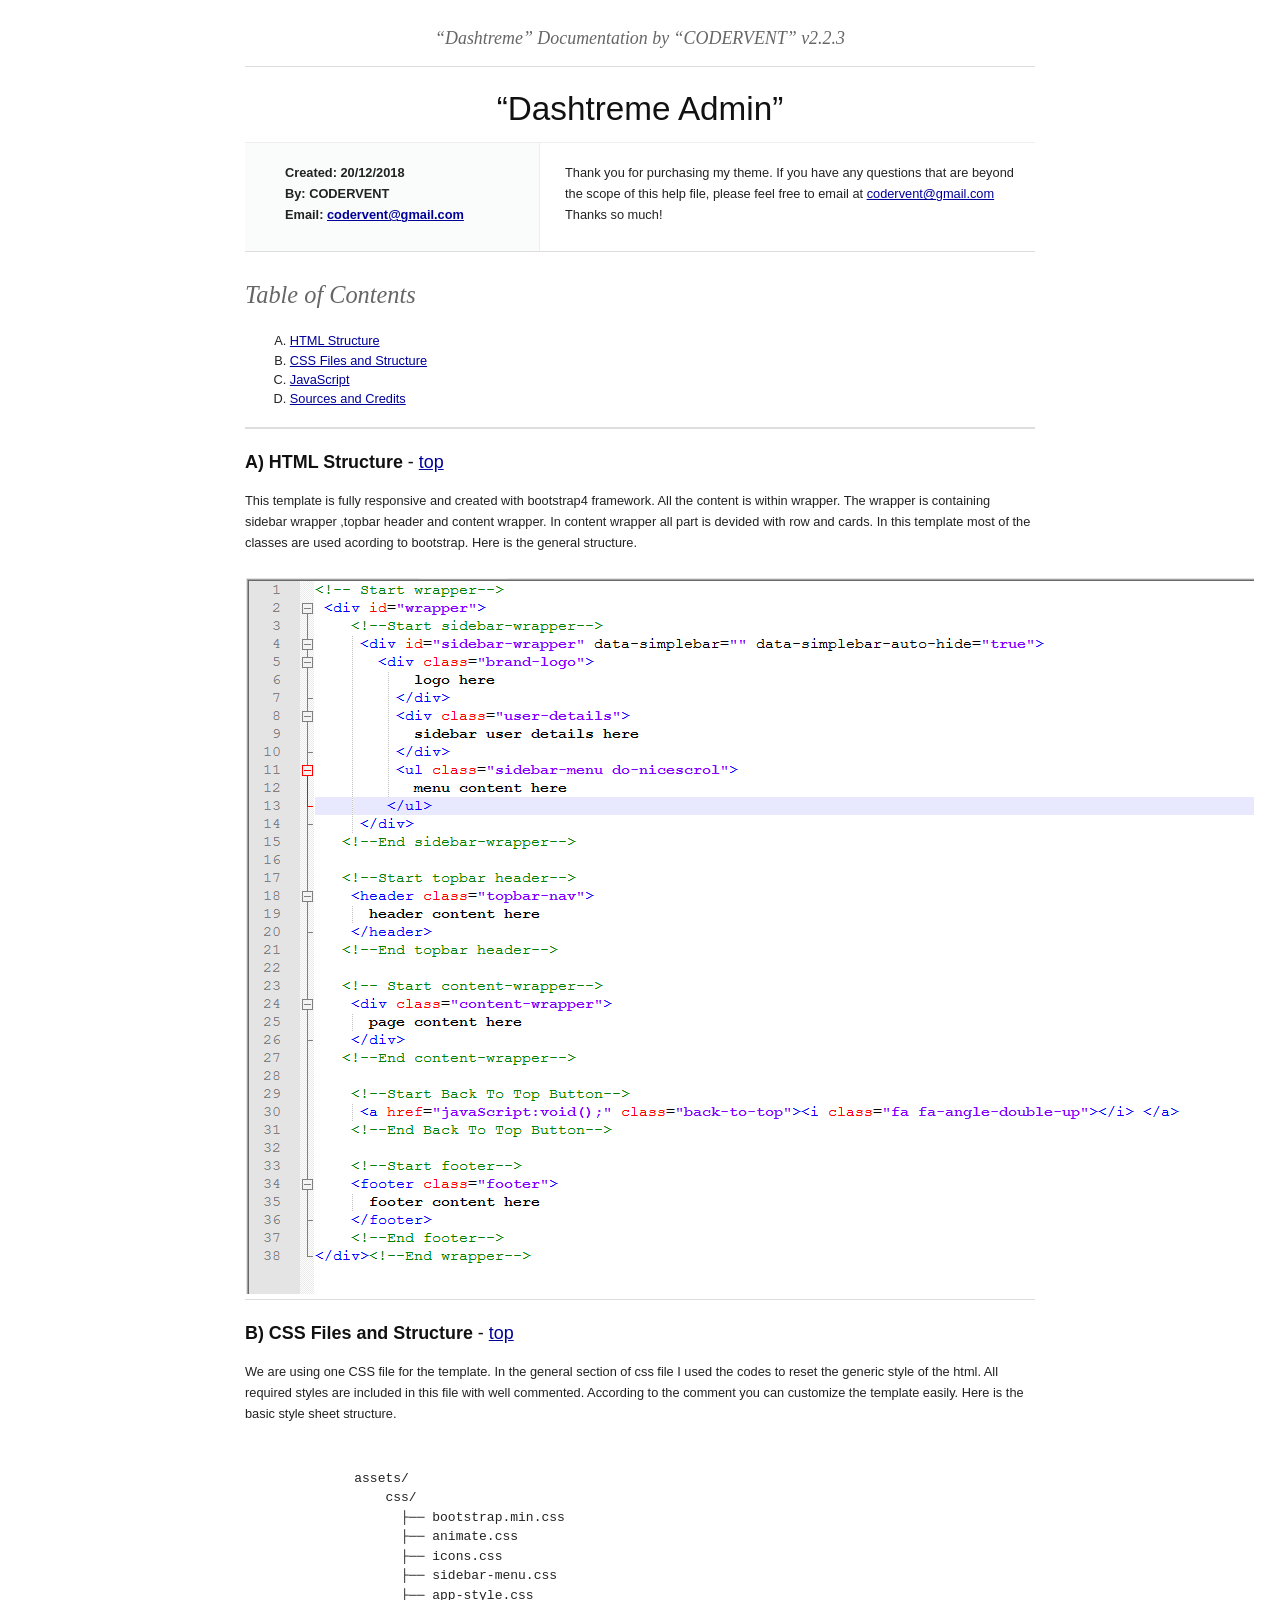
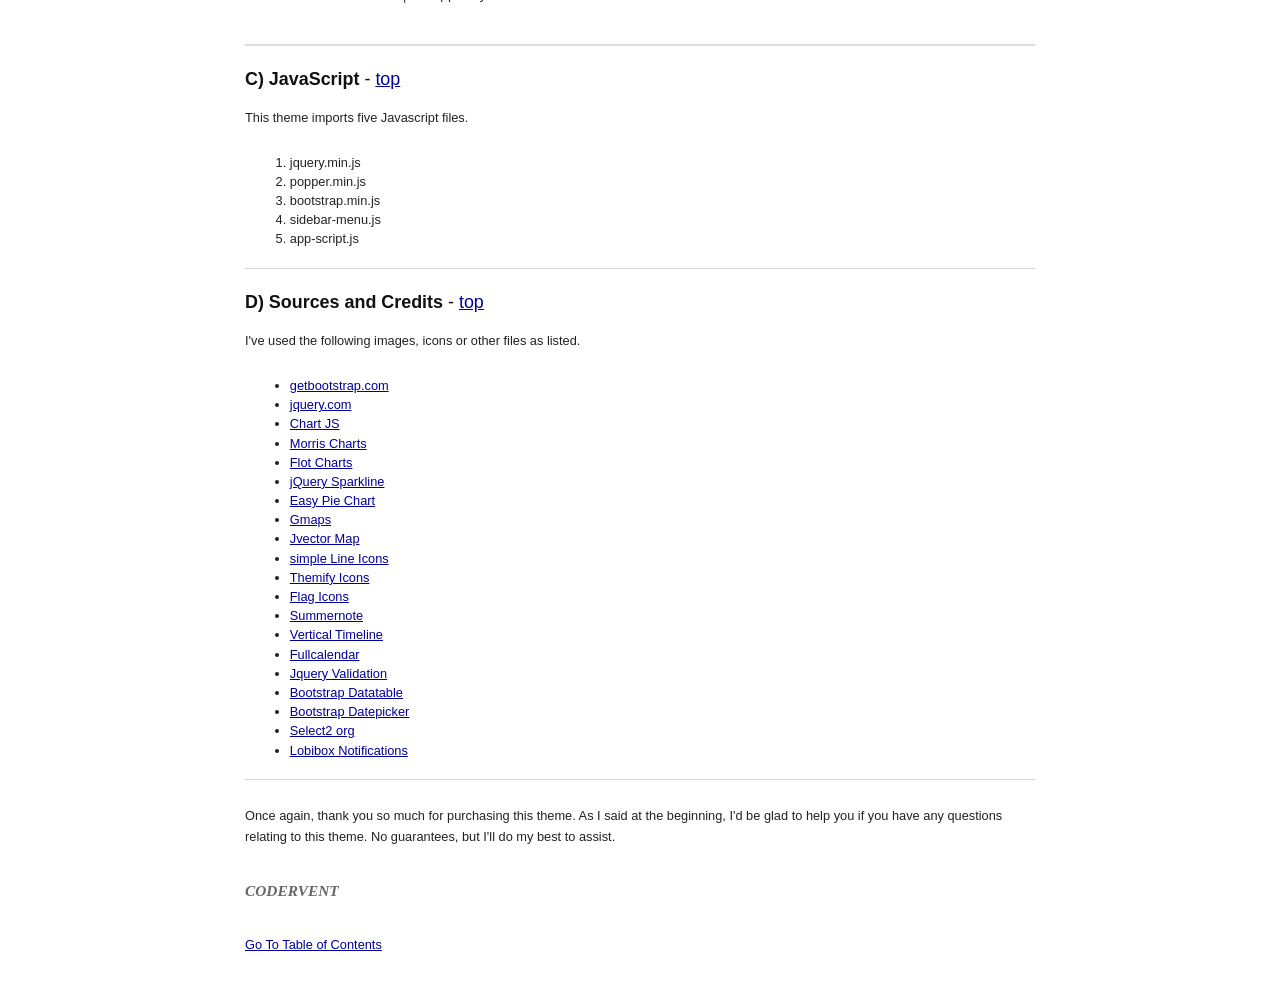
<file: js/dashtreme-master/documentation/index.html>
<!DOCTYPE HTML PUBLIC "-//W3C//DTD HTML 4.01//EN" "http://www.w3.org/TR/html4/strict.dtd">
<head lang="en">
	<meta http-equiv="content-type" content="text/html;charset=utf-8">
	<title>Dashtreme - Multipurpose Bootstrap4 Admin Template</title>
	<!-- Framework CSS -->
	<link rel="stylesheet" href="assets/blueprint-css/screen.css" type="text/css" media="screen, projection"/>
	<link rel="stylesheet" href="assets/blueprint-css/print.css" type="text/css" media="print"/>
	<!--[if lt IE 8]><link rel="stylesheet" href="assets/blueprint-css/ie.css" type="text/css" media="screen, projection"><![endif]-->
	<link rel="stylesheet" href="assets/blueprint-css/plugins/fancy-type/screen.css" type="text/css" media="screen, projection"/>
	<style type="text/css" media="screen">
		p, table, hr, .box { margin-bottom:25px; }
		.box p { margin-bottom:10px; }
	</style>
</head>


<body>
	<div class="container">
	
		<h3 class="center alt">&ldquo;Dashtreme&rdquo; Documentation by &ldquo;CODERVENT&rdquo; v2.2.3</h3>
		
		<hr>
		
		<h1 class="center">&ldquo;Dashtreme Admin&rdquo;</h1>
		
		<div class="borderTop">
			<div class="span-6 colborder info prepend-1">
				<p class="prepend-top">
					<strong>
					Created: 20/12/2018<br>
					By: CODERVENT<br>
					Email: <a href="mailto:codervent@gmail.com">codervent@gmail.com</a>
					</strong>
				</p>
			</div><!-- end div .span-6 -->		
	
			<div class="span-12 last">
				<p class="prepend-top append-0">Thank you for purchasing my theme. If you have any questions that are beyond the scope of this help file, please feel free to email at <a href="mailto:codervent@gmail.com">codervent@gmail.com</a> Thanks so much!</p>
			</div>
		</div><!-- end div .borderTop -->
		
		<hr>
		
		<h2 id="toc" class="alt">Table of Contents</h2>
		<ol class="alpha">
			<li><a href="#htmlStructure">HTML Structure</a></li>
			<li><a href="#cssFiles">CSS Files and Structure</a></li>
			<li><a href="#javascript">JavaScript</a></li>
			<li><a href="#credits">Sources and Credits</a></li>
		</ol>
		
		<hr>
		
		<h3 id="htmlStructure"><strong>A) HTML Structure</strong> - <a href="#toc">top</a></h3>
		<p>This template is fully responsive and created with bootstrap4 framework. All the content is within wrapper. The wrapper is containing sidebar wrapper ,topbar header and content wrapper. In content wrapper all part is devided with row and cards. In this template most of the classes are used acording to bootstrap. Here is the general structure.</p>
		
		<img src="assets/images/htmlstructure.png" alt="HTML Structure"/>
		
		<hr>

		<h3 id="cssFiles"><strong>B) CSS Files and Structure</strong> - <a href="#toc">top</a></h3>

		<p>We are using one CSS file for the template. In the general section of css file I used the codes to reset the generic style of the html. All required styles are included in this file with well commented. According to the comment you can customize the template easily. Here is the basic style sheet structure.</p> 
		
		<pre>
		
	      assets/
		  css/
		    ├── bootstrap.min.css
		    ├── animate.css
		    ├── icons.css
		    ├── sidebar-menu.css
		    ├── app-style.css
        </pre>
		
		<hr>
		
		<h3 id="javascript"><strong>C) JavaScript</strong> - <a href="#toc">top</a></h3>
		<p>This theme imports five Javascript files.</p>
		 
		  <ol>
		   <li>jquery.min.js</li>
		   <li>popper.min.js</li>
		   <li>bootstrap.min.js</li>
		   <li>sidebar-menu.js</li>
		   <li>app-script.js</li>
		  </ol>
		  
		<hr>
		
		<h3 id="credits"><strong>D) Sources and Credits</strong> - <a href="#toc">top</a></h3>
		
		<p>I've used the following images, icons or other files as listed.</p>
		
		<ul>
			<li><a href="http://getbootstrap.com/" target="_blank">getbootstrap.com</a></li>
			<li><a href="http://jquery.com/" target="_blank">jquery.com</a></li>
			<li><a href="https://www.chartjs.org/" target="_blank">Chart JS</a></li>
			<li><a href="https://morrisjs.github.io/morris.js/" target="_blank">Morris Charts</a></li>
			<li><a href="https://www.flotcharts.org/" target="_blank">Flot Charts</a></li>
			<li><a href="https://omnipotent.net/jquery.sparkline/#s-about" target="_blank">jQuery Sparkline</a></li>
			<li><a href="https://rendro.github.io/easy-pie-chart/" target="_blank">Easy Pie Chart</a></li>
			<li><a href="https://hpneo.github.io/gmaps/" target="_blank">Gmaps</a></li>
			<li><a href="http://jvectormap.com/" target="_blank">Jvector Map</a></li>
			<li><a href="http://simplelineicons.com/" target="_blank">simple Line Icons</a></li>
			<li><a href="https://themify.me/themify-icons" target="_blank">Themify Icons</a></li>
			<li><a href="http://flag-icon-css.lip.is/" target="_blank">Flag Icons</a></li>
			<li><a href="https://summernote.org/" target="_blank">Summernote</a></li>
			<li><a href="https://codyhouse.co/demo/vertical-timeline/index.html" target="_blank">Vertical Timeline</a></li>
			<li><a href="https://fullcalendar.io/" target="_blank">Fullcalendar</a></li>
			<li><a href="https://jqueryvalidation.org/" target="_blank">Jquery Validation</a></li>
			<li><a href="https://datatables.net/" target="_blank">Bootstrap Datatable</a></li>
			<li><a href="https://github.com/eternicode/bootstrap-datepicker" target="_blank">Bootstrap Datepicker</a></li>
			<li><a href="https://select2.org/" target="_blank">Select2 org</a></li>
			<li><a href="http://lobianijs.com/site/lobibox" target="_blank">Lobibox Notifications</a></li>
		</ul>
		
		<hr>
		
		<p>Once again, thank you so much for purchasing this theme. As I said at the beginning, I'd be glad to help you if you have any questions relating to this theme. No guarantees, but I'll do my best to assist.</p> 
		
		<p class="append-bottom alt large"><strong>CODERVENT</strong></p>
		<p><a href="#toc">Go To Table of Contents</a></p>
		
		<hr class="space">
	</div><!-- end div .container -->
</body>
</html>
</file>
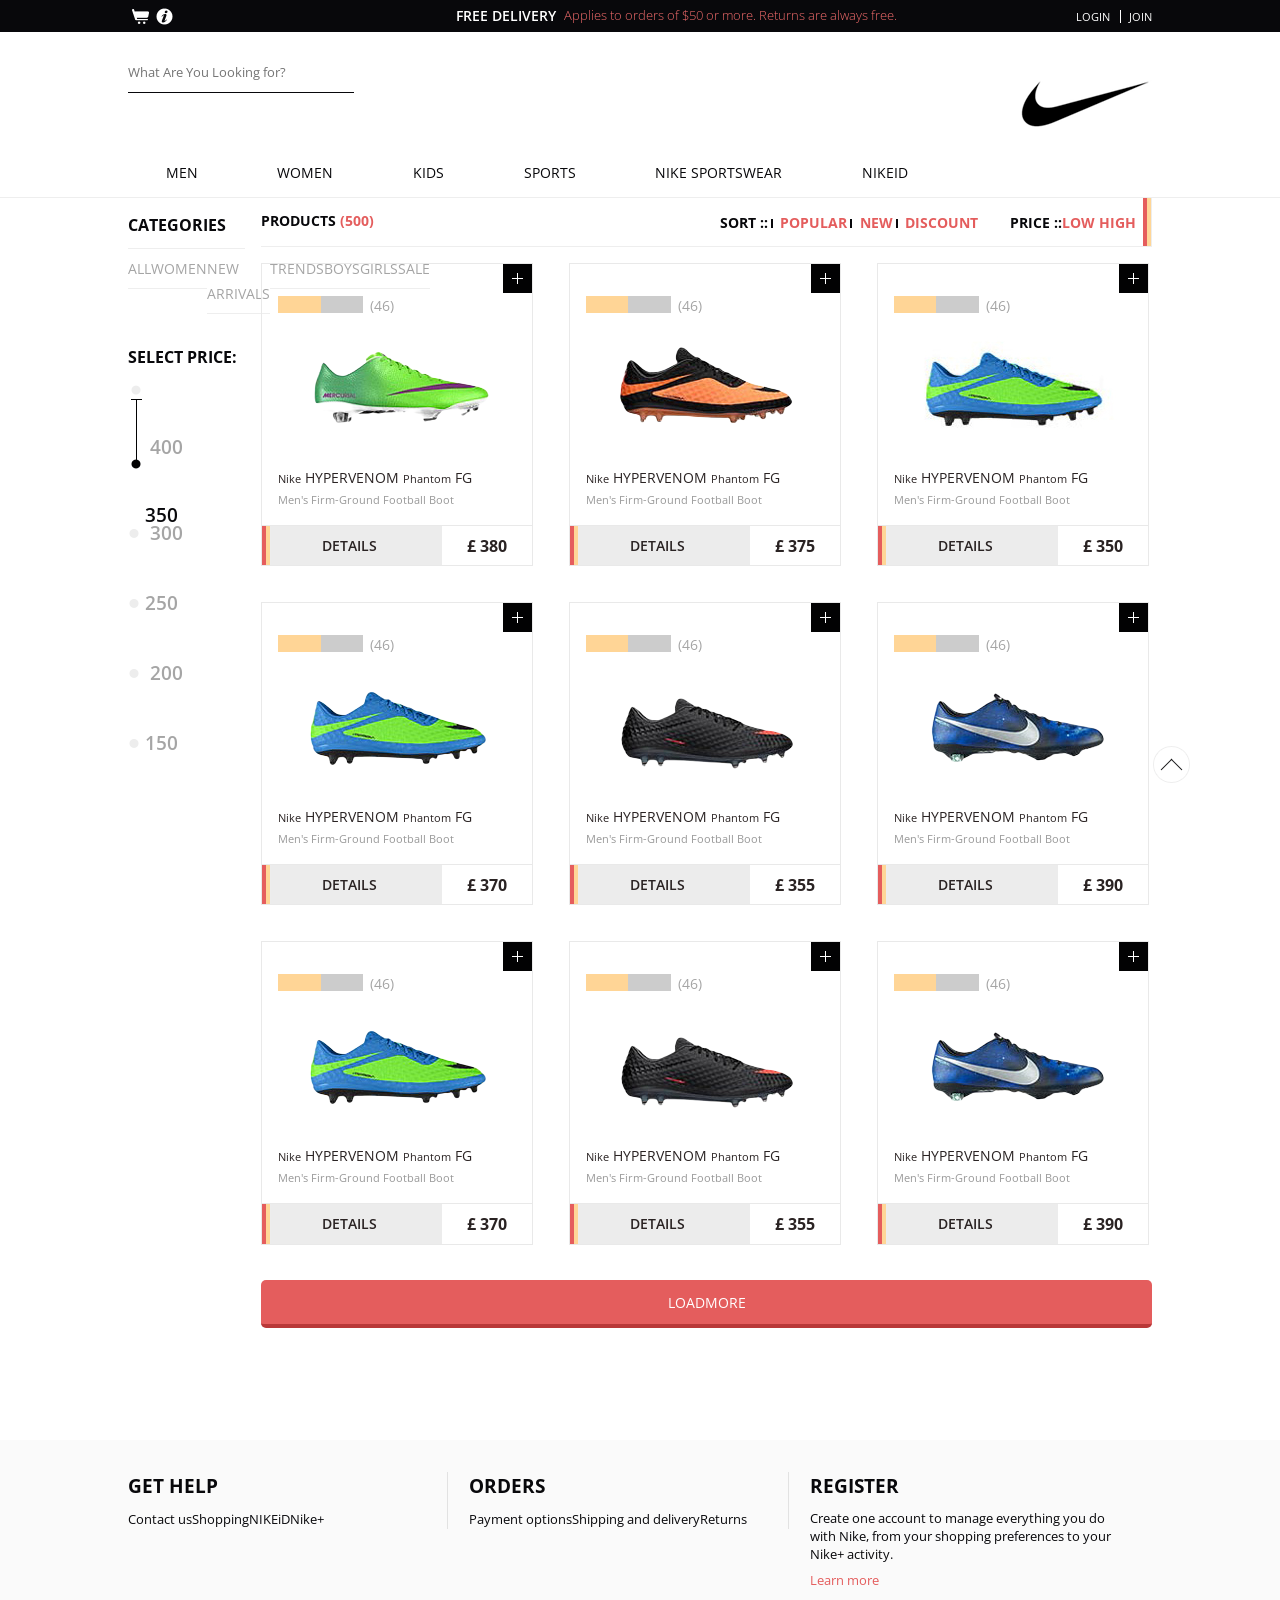
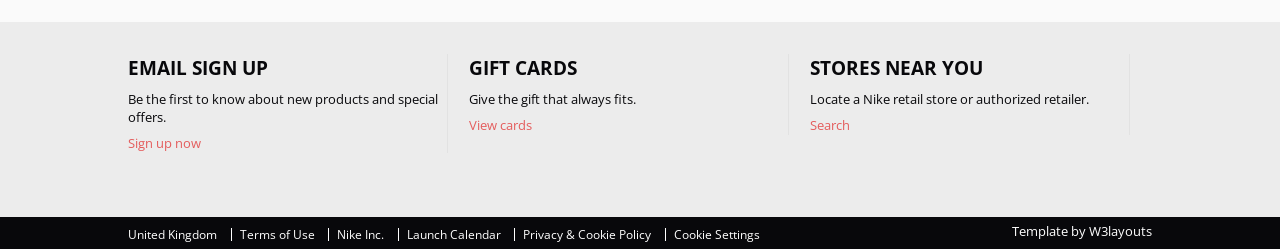
<file: products.html>
<!--
Author: W3layouts
Author URL: http://w3layouts.com
License: Creative Commons Attribution 3.0 Unported
License URL: http://creativecommons.org/licenses/by/3.0/
-->
<!DOCTYPE HTML>
<html>
	<head>
		<title>Spike shoes Website Template | Prosucts :: w3layouts</title>
		<link href="css/style.css" rel='stylesheet' type='text/css' />
		<meta name="viewport" content="width=device-width, initial-scale=1">
		<script type="application/x-javascript"> addEventListener("load", function() { setTimeout(hideURLbar, 0); }, false); function hideURLbar(){ window.scrollTo(0,1); } </script>
		</script>
		<!----webfonts---->
		<link href='http://fonts.googleapis.com/css?family=Open+Sans:400,300,600,700,800' rel='stylesheet' type='text/css'>
		<!----//webfonts---->
		<!----start-alert-scroller---->
		<script src="js/jquery.min.js"></script>
		<script type="text/javascript" src="js/jquery.easy-ticker.js"></script>
		<script type="text/javascript">
		$(document).ready(function(){
			$('#demo').hide();
			$('.vticker').easyTicker();
		});
		</script>
		<!----start-alert-scroller---->
		<!-- start menu -->
		<link href="css/megamenu.css" rel="stylesheet" type="text/css" media="all" />
		<script type="text/javascript" src="js/megamenu.js"></script>
		<script>$(document).ready(function(){$(".megamenu").megamenu();});</script>
		<script src="js/menu_jquery.js"></script>
		<!-- //End menu -->
		<!---slider---->
		<link rel="stylesheet" href="css/slippry.css">
		<script src="js/jquery-ui.js" type="text/javascript"></script>
		<script src="js/scripts-f0e4e0c2.js" type="text/javascript"></script>
		<script>
			  jQuery('#jquery-demo').slippry({
			  // general elements & wrapper
			  slippryWrapper: '<div class="sy-box jquery-demo" />', // wrapper to wrap everything, including pager
			  // options
			  adaptiveHeight: false, // height of the sliders adapts to current slide
			  useCSS: false, // true, false -> fallback to js if no browser support
			  autoHover: false,
			  transition: 'fade'
			});
		</script>
		<!---move-top-top---->
		<script type="text/javascript" src="js/move-top.js"></script>
		<script type="text/javascript" src="js/easing.js"></script>
		<script type="text/javascript">
			jQuery(document).ready(function($) {
				$(".scroll").click(function(event){		
					event.preventDefault();
					$('html,body').animate({scrollTop:$(this.hash).offset().top},1200);
				});
			});
		</script>
		<!---//move-top-top---->
	</head>
	<body>
		<!---start-wrap---->
			<!---start-header---->
			<div class="header">
				<div class="top-header">
					<div class="wrap">
						<div class="top-header-left">
							<ul>
								<!---cart-tonggle-script---->
								<script type="text/javascript">
									$(function(){
									    var $cart = $('#cart');
									        $('#clickme').click(function(e) {
									         e.stopPropagation();
									       if ($cart.is(":hidden")) {
									           $cart.slideDown("slow");
									       } else {
									           $cart.slideUp("slow");
									       }
									    });
									    $(document.body).click(function () {
									       if ($cart.not(":hidden")) {
									           $cart.slideUp("slow");
									       } 
									    });
									    });
								</script>
								<!---//cart-tonggle-script---->
								<li><a class="cart" href="#"><span id="clickme"> </span></a></li>
								<!---start-cart-bag---->
								<div id="cart">Your Cart is Empty <span>(0)</span></div>
								<!---start-cart-bag---->
								<li><a class="info" href="#"><span> </span></a></li>
							</ul>
						</div>
						<div class="top-header-center">
							<div class="top-header-center-alert-left">
								<h3>FREE DELIVERY</h3>
							</div>
							<div class="top-header-center-alert-right">
								<div class="vticker">
								  <ul>
									  <li>Applies to orders of $50 or more. <label>Returns are always free.</label></li>
								  </ul>
								</div>
							</div>
							<div class="clear"> </div>
						</div>
						<div class="top-header-right">
							<ul>
								<li><a href="login.html">Login</a><span> </span></li>
								<li><a href="register.html">Join</a></li>
							</ul>
						</div>
						<div class="clear"> </div>
					</div>
				</div>
				<!----start-mid-head---->
				<div class="mid-header">
					<div class="wrap">
						<div class="mid-grid-left">
							<form>
								<input type="text" placeholder="What Are You Looking for?" />
							</form>
						</div>
						<div class="mid-grid-right">
							<a class="logo" href="index.html"><span> </span></a>
						</div>
						<div class="clear"> </div>
					</div>
				</div>
				<!----//End-mid-head---->
				<!----start-bottom-header---->
				<div class="header-bottom">
					<div class="wrap">
					<!-- start header menu -->
							<ul class="megamenu skyblue">
								<li class="grid"><a class="color2" href="#">MEN</a>
									<div class="megapanel">
										<div class="row">
											<div class="col1">
												<div class="h_nav">
													<h4>popular</h4>
													<ul>
														<li><a href="products.html">new arrivals</a></li>
														<li><a href="products.html">men</a></li>
														<li><a href="products.html">women</a></li>
														<li><a href="products.html">accessories</a></li>
														<li><a href="products.html">kids</a></li>
														<li><a href="products.html">login</a></li>
													</ul>	
												</div>
												<div class="h_nav">
													<h4 class="top">man</h4>
													<ul>
														<li><a href="products.html">new arrivals</a></li>
														<li><a href="products.html">men</a></li>
														<li><a href="products.html">women</a></li>
														<li><a href="#">accessories</a></li>
														<li><a href="#">kids</a></li>
														<li><a href="#">style videos</a></li>
													</ul>	
												</div>
											</div>
											<div class="col1">
												<div class="h_nav">
													<h4>style zone</h4>
													<ul>
														<li><a href="products.html">men</a></li>
														<li><a href="products.html">women</a></li>
														<li><a href="products.html">accessories</a></li>
														<li><a href="products.html">kids</a></li>
														<li><a href="products.html">brands</a></li>
													</ul>	
												</div>							
											</div>
											<div class="col1">
												<div class="h_nav">
													<h4>style zone</h4>
													<ul>
														<li><a href="products.html">men</a></li>
														<li><a href="products.html">women</a></li>
														<li><a href="products.html">accessories</a></li>
														<li><a href="products.html">kids</a></li>
														<li><a href="products.html">brands</a></li>
													</ul>	
												</div>							
											</div>
											<div class="col1 men">
												<div class="men-pic">
													<img src="images/men.png" title="" />
												</div>
											</div>
										</div>
									</div>
									</li>
					  			<li class="active grid"><a class="color4" href="#">women</a>
									<div class="megapanel">
										<div class="row">
											<div class="col1">
												<div class="h_nav">
													<h4>shop</h4>
													<ul>
														<li><a href="products.html">new arrivals</a></li>
														<li><a href="products.html">men</a></li>
														<li><a href="products.html">women</a></li>
														<li><a href="products.html">accessories</a></li>
														<li><a href="products.html">kids</a></li>
														<li><a href="products.html">brands</a></li>
													</ul>	
												</div>	
												<div class="h_nav">
													<h4>help</h4>
													<ul>
														<li><a href="products.html">trends</a></li>
														<li><a href="products.html">sale</a></li>
														<li><a href="products.html">style videos</a></li>
														<li><a href="products.html">accessories</a></li>
														<li><a href="products.html">kids</a></li>
														<li><a href="products.html">style videos</a></li>
													</ul>	
												</div>							
											</div>
											<div class="col1">
												<div class="h_nav">
													<h4>my company</h4>
													<ul>
														<li><a href="products.html">trends</a></li>
														<li><a href="products.html">sale</a></li>
														<li><a href="products.html">style videos</a></li>
														<li><a href="products.html">accessories</a></li>
														<li><a href="products.html">kids</a></li>
														<li><a href="products.html">style videos</a></li>
													</ul>	
												</div>												
											</div>
											<div class="col1">
												<div class="h_nav">
													<h4>account</h4>
													<ul>
														<li><a href="products.html">login</a></li>
														<li><a href="products.html">create an account</a></li>
														<li><a href="products.html">create wishlist</a></li>
														<li><a href="products.html">my shopping bag</a></li>
														<li><a href="products.html">brands</a></li>
														<li><a href="products.html">create wishlist</a></li>
													</ul>	
												</div>						
											</div>
											<div class="col1">
												<div class="h_nav">
													<h4>my company</h4>
													<ul>
														<li><a href="products.html">trends</a></li>
														<li><a href="products.html">sale</a></li>
														<li><a href="products.html">style videos</a></li>
														<li><a href="products.html">accessories</a></li>
														<li><a href="products.html">kids</a></li>
														<li><a href="products.html">style videos</a></li>
													</ul>	
												</div>
											</div>
											<div class="col1">
												<div class="h_nav">
													<h4>popular</h4>
													<ul>
														<li><a href="products.html">new arrivals</a></li>
														<li><a href="products.html">men</a></li>
														<li><a href="products.html">women</a></li>
														<li><a href="products.html">accessories</a></li>
														<li><a href="products.html">kids</a></li>
														<li><a href="products.html">style videos</a></li>
													</ul>	
												</div>
											</div>
											<div class="col1 women">
												<div class="women-pic">
													<img src="images/women.png" title="" />
												</div>
											</div>
										</div>
										<div class="row">
											<div class="col2"></div>
											<div class="col1"></div>
											<div class="col1"></div>
											<div class="col1"></div>
											<div class="col1"></div>
										</div>
					    				</div>
									</li>				
									<li><a class="color5" href="#">KIDS</a>
									<div class="megapanel">
										<div class="row">
											<div class="col1">
												<div class="h_nav">
													<h4>popular</h4>
													<ul>
														<li><a href="products.html">new arrivals</a></li>
														<li><a href="products.html">men</a></li>
														<li><a href="products.html">women</a></li>
														<li><a href="products.html">accessories</a></li>
														<li><a href="products.html">kids</a></li>
														<li><a href="products.html">login</a></li>
													</ul>	
												</div>
												<div class="h_nav">
													<h4 class="top">man</h4>
													<ul>
														<li><a href="products.html">new arrivals</a></li>
														<li><a href="products.html">men</a></li>
														<li><a href="products.html">women</a></li>
														<li><a href="products.html">accessories</a></li>
														<li><a href="products.html">kids</a></li>
														<li><a href="products.html">style videos</a></li>
													</ul>	
												</div>
											</div>
											<div class="col1">
												<div class="h_nav">
													<h4>style zone</h4>
													<ul>
														<li><a href="products.html">men</a></li>
														<li><a href="products.html">women</a></li>
														<li><a href="products.html">accessories</a></li>
														<li><a href="products.html">kids</a></li>
														<li><a href="products.html">brands</a></li>
													</ul>	
												</div>							
											</div>
											<div class="col1 kids">
												<div class="kids-pic">
													<img src="images/kids1.png" title="" />
												</div>
											</div>
											<div class="col1"></div>
											<div class="col1"></div>
											<div class="col1"></div>
											<div class="col1"></div>
										</div>
									</div>
									</li>
									<li><a class="color6" href="#">SPORTS</a>
									<div class="megapanel">
										<div class="row">
											<div class="col1">
												<div class="h_nav">
													<h4>shop</h4>
													<ul>
														<li><a href="products.html">new arrivals</a></li>
														<li><a href="products.html">men</a></li>
														<li><a href="products.html">women</a></li>
														<li><a href="products.html">accessories</a></li>
														<li><a href="products.html">kids</a></li>
														<li><a href="products.html">brands</a></li>
													</ul>	
												</div>	
												<div class="h_nav">
													<h4 class="top">my company</h4>
													<ul>
														<li><a href="products.html">trends</a></li>
														<li><a href="products.html">sale</a></li>
														<li><a href="products.html">style videos</a></li>
														<li><a href="products.html">accessories</a></li>
														<li><a href="products.html">kids</a></li>
														<li><a href="products.html">style videos</a></li>
													</ul>	
												</div>												
											</div>
											<div class="col1">
												<div class="h_nav">
													<h4>man</h4>
													<ul>
														<li><a href="products.html">new arrivals</a></li>
														<li><a href="products.html">men</a></li>
														<li><a href="products.html">women</a></li>
														<li><a href="products.html">accessories</a></li>
														<li><a href="products.html">kids</a></li>
														<li><a href="products.html">style videos</a></li>
													</ul>	
												</div>						
											</div>
											<div class="col1">
												<div class="h_nav">
													<h4>help</h4>
													<ul>
														<li><a href="products.html">trends</a></li>
														<li><a href="products.html">sale</a></li>
														<li><a href="products.html">style videos</a></li>
														<li><a href="products.html">accessories</a></li>
														<li><a href="products.html">kids</a></li>
														<li><a href="products.html">style videos</a></li>
													</ul>	
												</div>							
											</div>
											<div class="col1 sports">
												<div class="sports-pic">
													<img src="images/sport.png" title="" />
												</div>
											</div>
										</div>
										<div class="row">
											<div class="col2"></div>
											<div class="col1"></div>
											<div class="col1"></div>
											<div class="col1"></div>
											<div class="col1"></div>
										</div>
									</div>
									</li>
									<li><a class="color7" href="#">NIKE SPORTSWEAR</a>
									<div class="megapanel">
										<div class="row">
											<div class="col1">
												<div class="h_nav">
													<h4>shop</h4>
													<ul>
														<li><a href="products.html">new arrivals</a></li>
														<li><a href="products.html">men</a></li>
														<li><a href="products.html">women</a></li>
														<li><a href="products.html">accessories</a></li>
														<li><a href="products.html">kids</a></li>
														<li><a href="products.html">brands</a></li>
													</ul>	
												</div>		
												<div class="h_nav">
													<h4>my company</h4>
													<ul>
														<li><a href="products.html">trends</a></li>
														<li><a href="products.html">sale</a></li>
														<li><a href="products.html">style videos</a></li>
														<li><a href="products.html">accessories</a></li>
														<li><a href="products.html">kids</a></li>
														<li><a href="products.html">style videos</a></li>
													</ul>	
												</div>					
											</div>
											<div class="col1">
												<div class="h_nav">
													<h4>help</h4>
													<ul>
														<li><a href="products.html">trends</a></li>
														<li><a href="products.html">sale</a></li>
														<li><a href="products.html">style videos</a></li>
														<li><a href="products.html">accessories</a></li>
														<li><a href="products.html">kids</a></li>
														<li><a href="products.html">style videos</a></li>
													</ul>	
												</div>							
											</div>
											<div class="col1">
												<div class="h_nav">
													<h4>my company</h4>
													<ul>
														<li><a href="products.html">trends</a></li>
														<li><a href="products.html">sale</a></li>
														<li><a href="products.html">style videos</a></li>
														<li><a href="products.html">accessories</a></li>
														<li><a href="products.html">kids</a></li>
														<li><a href="products.html">style videos</a></li>
													</ul>	
												</div>												
											</div>
											<div class="col1">
												<div class="h_nav">
													<h4>account</h4>
													<ul>
														<li><a href="products.html">login</a></li>
														<li><a href="products.html">create an account</a></li>
														<li><a href="products.html">create wishlist</a></li>
														<li><a href="products.html">my shopping bag</a></li>
														<li><a href="products.html">brands</a></li>
														<li><a href="products.html">create wishlist</a></li>
													</ul>	
												</div>						
											</div>
											<div class="col1 nike">
												<div class="nike-pic">
													<img src="images/nike.png" title="" />
												</div>
											</div>
										</div>
										<div class="row">
											<div class="col2"></div>
											<div class="col1"></div>
											<div class="col1"></div>
											<div class="col1"></div>
											<div class="col1"></div>
										</div>
					    				</div>
									</li>
									<li><a class="color8" href="#">NIKEiD</a>
									<div class="megapanel">
										<div class="row">
											<div class="col1">
												<div class="h_nav">
													<h4>style zone</h4>
													<ul>
														<li><a href="products.html">men</a></li>
														<li><a href="products.html">women</a></li>
														<li><a href="products.html">accessories</a></li>
														<li><a href="products.html">kids</a></li>
														<li><a href="products.html">brands</a></li>
													</ul>	
												</div>							
											</div>
											<div class="col1">
												<div class="h_nav">
													<h4>popular</h4>
													<ul>
														<li><a href="products.html">new arrivals</a></li>
														<li><a href="products.html">men</a></li>
														<li><a href="products.html">kids</a></li>
														<li><a href="products.html">accessories</a></li>
														<li><a href="products.html">login</a></li>
													</ul>	
												</div>
												<div class="h_nav">
													<h4 class="top">man</h4>
													<ul>
														<li><a href="products.html">new arrivals</a></li>
														<li><a href="products.html">accessories</a></li>
														<li><a href="products.html">kids</a></li>
														<li><a href="products.html">style videos</a></li>
													</ul>	
												</div>
											<div class="col1"></div>
											<div class="col1"></div>
											<div class="col1"></div>
											<div class="col1"></div>
										</div>
									</div>
									</li>
							</ul>

					</div>
				</div>
				</div>
				<!----//End-bottom-header---->
			<!---//End-header---->
		<!--- start-content---->
		<div class="content product-box-main">
			<div class="wrap">
				<div class="content-left">
					<div class="content-left-top-brands">
						<h3>Categories</h3>
						<ul>
							<li><a href="#">ALL</a></li>
							<li><a href="#">WOMEN</a></li>
							<li><a href="#">NEW ARRIVALS</a></li>
							<li><a href="#">TRENDS</a></li>
							<li><a href="#">BOYS</a></li>
							<li><a href="#">GIRLS</a></li>
							<li><a href="#">SALE</a></li>
						</ul>
					</div>
						<div class="content-left-top-grid">
							<div class="content-left-price-selection content-left-top-brands-prices">
								<h4>Select Price:</h4>
								<div class="price-selection-tree">
									<span class="col_checkbox">
										<input id="10" class="css-checkbox10" type="checkbox">
										<label class="normal"><i for="10" name="demo_lbl_10"  class="css-label10"> </i> 400</label>
									</span>
									<span class="col_checkbox">
										<input id="11" class="css-checkbox11" type="checkbox">
										<label class="active1"><i for="11" name="demo_lbl_11"  class="css-label11"> </i>350</label>
									</span>
									<span class="col_checkbox">
										<input id="12" class="css-checkbox12" type="checkbox">
										<label class="normal"><i for="12" name="demo_lbl_12"  class="css-label12"> </i> 300</label>
									</span>
									<span class="col_checkbox">
										<input id="13" class="css-checkbox13" type="checkbox">
										<label class="normal"><i for="13" name="demo_lbl_13"  class="css-label13"> </i>250</label>
									</span>
									<span class="col_checkbox">
										<input id="14" class="css-checkbox14" type="checkbox">
										<label class="normal"><i for="14" name="demo_lbl_14"  class="css-label14"> </i> 200</label>
									</span>
									<span class="col_checkbox">
										<input id="15" class="css-checkbox15" type="checkbox">
										<label class="normal"><i for="15" name="demo_lbl_15"  class="css-label15"> </i>150</label>
									</span>
								</div>
								
						</div>
						</div>
				</div>
				<div class="content-right product-box">
					<div class="product-box-head">
							<div class="product-box-head-left">
								<h3>Products <span>(500)</span></h3>
							</div>
							<div class="product-box-head-right">
								<ul>
									<li><span>Sort ::</span><a href="#"> </a></li>
									<li><label> </label> <a href="#"> Popular</a></li>
									<li><label> </label> <a href="#"> New</a></li>
									<li><label> </label> <a href="#"> Discount</a></li>
									<li><span>Price ::</span><a href="#">Low High</a></li>
								</ul>
							</div>
							<div class="clear"> </div>
					</div>
					<div class="product-grids">
						<!--- start-rate---->
							<script src="js/jstarbox.js"></script>
							<link rel="stylesheet" href="css/jstarbox.css" type="text/css" media="screen" charset="utf-8" />
							<script type="text/javascript">
								jQuery(function() {
									jQuery('.starbox').each(function() {
										var starbox = jQuery(this);
										starbox.starbox({
											average: starbox.attr('data-start-value'),
											changeable: starbox.hasClass('unchangeable') ? false : starbox.hasClass('clickonce') ? 'once' : true,
											ghosting: starbox.hasClass('ghosting'),
											autoUpdateAverage: starbox.hasClass('autoupdate'),
											buttons: starbox.hasClass('smooth') ? false : starbox.attr('data-button-count') || 5,
											stars: starbox.attr('data-star-count') || 5
										}).bind('starbox-value-changed', function(event, value) {
											if(starbox.hasClass('random')) {
												var val = Math.random();
												starbox.next().text(' '+val);
												return val;
											} 
										})
									});
								});
							</script>
							<!---//End-rate---->
						<div class="product-grid fade" onclick="location.href='details.html';">
							<div class="product-grid-head">
								<ul class="grid-social">
									<li><a class="facebook" href="#"><span> </span></a></li>
									<li><a class="twitter" href="#"><span> </span></a></li>
									<li><a class="googlep" href="#"><span> </span></a></li>
									<div class="clear"> </div>
								</ul>
								<div class="block">
									<div class="starbox small ghosting"> </div> <span> (46)</span>
								</div>
							</div>
							<div class="product-pic">
								<a href="#"><img src="images/product2.jpg" title="product-name" /></a>
								<p>
								<a href="#"><small>Nike</small> HYPERVENOM <small>Phantom</small> FG</a>
								<span>Men's Firm-Ground Football Boot</span>
								</p>
							</div>
							<div class="product-info">
								<div class="product-info-cust">
									<a href="details.html">Details</a>
								</div>
								<div class="product-info-price">
									<a href="details.html">&#163; 380</a>
								</div>
								<div class="clear"> </div>
							</div>
							<div class="more-product-info">
								<span> </span>
							</div>
						</div>
						<div class="product-grid fade" onclick="location.href='details.html';">
							<div class="product-grid-head">
								<ul class="grid-social">
									<li><a class="facebook" href="#"><span> </span></a></li>
									<li><a class="twitter" href="#"><span> </span></a></li>
									<li><a class="googlep" href="#"><span> </span></a></li>
									<div class="clear"> </div>
								</ul>
								<div class="block">
									<div class="starbox small ghosting"> </div> <span> (46)</span>
								</div>
							</div>
							<div class="product-pic">
								<a href="#"><img src="images/product1.jpg" title="product-name" /></a>
								<p>
								<a href="#"><small>Nike</small> HYPERVENOM <small>Phantom</small> FG</a>
								<span>Men's Firm-Ground Football Boot</span>
								</p>
							</div>
							<div class="product-info">
								<div class="product-info-cust">
									<a href="details.html">Details</a>
								</div>
								<div class="product-info-price">
									<a href="details.html">&#163; 375</a>
								</div>
								<div class="clear"> </div>
							</div>
							<div class="more-product-info">
								<span> </span>
							</div>
						</div>
						<div class="product-grid fade last-grid" onclick="location.href='details.html';">
							<div class="product-grid-head">
								<ul class="grid-social">
									<li><a class="facebook" href="#"><span> </span></a></li>
									<li><a class="twitter" href="#"><span> </span></a></li>
									<li><a class="googlep" href="#"><span> </span></a></li>
									<div class="clear"> </div>
								</ul>
								<div class="block">
									<div class="starbox small ghosting"> </div> <span> (46)</span>
								</div>
							</div>
							<div class="product-pic">
								<a href="#"><img src="images/product3.jpg" title="product-name" /></a>
								<p>
								<a href="#"><small>Nike</small> HYPERVENOM <small>Phantom</small> FG</a>
								<span>Men's Firm-Ground Football Boot</span>
								</p>
							</div>
							<div class="product-info">
								<div class="product-info-cust">
									<a href="details.html">Details</a>
								</div>
								<div class="product-info-price">
									<a href="details.html">&#163; 350</a>
								</div>
								<div class="clear"> </div>
							</div>
							<div class="more-product-info">
								<span> </span>
							</div>
						</div>
						<div class="product-grid fade" onclick="location.href='details.html';">
							<div class="product-grid-head">
								<ul class="grid-social">
									<li><a class="facebook" href="#"><span> </span></a></li>
									<li><a class="twitter" href="#"><span> </span></a></li>
									<li><a class="googlep" href="#"><span> </span></a></li>
									<div class="clear"> </div>
								</ul>
								<div class="block">
									<div class="starbox small ghosting"> </div> <span> (46)</span>
								</div>
							</div>
							<div class="product-pic">
								<a href="#"><img src="images/product4.jpg" title="product-name" /></a>
								<p>
								<a href="#"><small>Nike</small> HYPERVENOM <small>Phantom</small> FG</a>
								<span>Men's Firm-Ground Football Boot</span>
								</p>
							</div>
							<div class="product-info">
								<div class="product-info-cust">
									<a href="details.html">Details</a>
								</div>
								<div class="product-info-price">
									<a href="details.html">&#163; 370</a>
								</div>
								<div class="clear"> </div>
							</div>
							<div class="more-product-info">
								<span> </span>
							</div>
						</div>
						<div class="product-grid fade" onclick="location.href='details.html';">
							<div class="product-grid-head">
								<ul class="grid-social">
									<li><a class="facebook" href="#"><span> </span></a></li>
									<li><a class="twitter" href="#"><span> </span></a></li>
									<li><a class="googlep" href="#"><span> </span></a></li>
									<div class="clear"> </div>
								</ul>
								<div class="block">
									<div class="starbox small ghosting"> </div> <span> (46)</span>
								</div>
							</div>
							<div class="product-pic">
								<a href="#"><img src="images/product5.jpg" title="product-name" /></a>
								<p>
								<a href="#"><small>Nike</small> HYPERVENOM <small>Phantom</small> FG</a>
								<span>Men's Firm-Ground Football Boot</span>
								</p>
							</div>
							<div class="product-info">
								<div class="product-info-cust">
									<a href="details.html">Details</a>
								</div>
								<div class="product-info-price">
									<a href="details.html">&#163; 355</a>
								</div>
								<div class="clear"> </div>
							</div>
							<div class="more-product-info">
								<span> </span>
							</div>
						</div>
						<div class="product-grid fade last-grid" onclick="location.href='details.html';">
							<div class="product-grid-head">
								<ul class="grid-social">
									<li><a class="facebook" href="#"><span> </span></a></li>
									<li><a class="twitter" href="#"><span> </span></a></li>
									<li><a class="googlep" href="#"><span> </span></a></li>
									<div class="clear"> </div>
								</ul>
								<div class="block">
									<div class="starbox small ghosting"> </div> <span> (46)</span>
								</div>
							</div>
							<div class="product-pic">
								<a href="#"><img src="images/product6.jpg" title="product-name" /></a>
								<p>
								<a href="#"><small>Nike</small> HYPERVENOM <small>Phantom</small> FG</a>
								<span>Men's Firm-Ground Football Boot</span>
								</p>
							</div>
							<div class="product-info">
								<div class="product-info-cust">
									<a href="details.html">Details</a>
								</div>
								<div class="product-info-price">
									<a href="details.html">&#163; 390</a>
								</div>
								<div class="clear"> </div>
							</div>
							<div class="more-product-info">
								<span> </span>
							</div>
						</div>
						<div class="product-grid fade" onclick="location.href='details.html';">
							<div class="product-grid-head">
								<ul class="grid-social">
									<li><a class="facebook" href="#"><span> </span></a></li>
									<li><a class="twitter" href="#"><span> </span></a></li>
									<li><a class="googlep" href="#"><span> </span></a></li>
									<div class="clear"> </div>
								</ul>
								<div class="block">
									<div class="starbox small ghosting"> </div> <span> (46)</span>
								</div>
							</div>
							<div class="product-pic">
								<a href="#"><img src="images/product4.jpg" title="product-name" /></a>
								<p>
								<a href="#"><small>Nike</small> HYPERVENOM <small>Phantom</small> FG</a>
								<span>Men's Firm-Ground Football Boot</span>
								</p>
							</div>
							<div class="product-info">
								<div class="product-info-cust">
									<a href="details.html">Details</a>
								</div>
								<div class="product-info-price">
									<a href="details.html">&#163; 370</a>
								</div>
								<div class="clear"> </div>
							</div>
							<div class="more-product-info">
								<span> </span>
							</div>
						</div>
						<div class="product-grid fade" onclick="location.href='details.html';">
							<div class="product-grid-head">
								<ul class="grid-social">
									<li><a class="facebook" href="#"><span> </span></a></li>
									<li><a class="twitter" href="#"><span> </span></a></li>
									<li><a class="googlep" href="#"><span> </span></a></li>
									<div class="clear"> </div>
								</ul>
								<div class="block">
									<div class="starbox small ghosting"> </div> <span> (46)</span>
								</div>
							</div>
							<div class="product-pic">
								<a href="#"><img src="images/product5.jpg" title="product-name" /></a>
								<p>
								<a href="#"><small>Nike</small> HYPERVENOM <small>Phantom</small> FG</a>
								<span>Men's Firm-Ground Football Boot</span>
								</p>
							</div>
							<div class="product-info">
								<div class="product-info-cust">
									<a href="details.html">Details</a>
								</div>
								<div class="product-info-price">
									<a href="details.html">&#163; 355</a>
								</div>
								<div class="clear"> </div>
							</div>
							<div class="more-product-info">
								<span> </span>
							</div>
						</div>
						<div class="product-grid fade last-grid"  onclick="location.href='details.html';">
							<div class="product-grid-head">
								<ul class="grid-social">
									<li><a class="facebook" href="#"><span> </span></a></li>
									<li><a class="twitter" href="#"><span> </span></a></li>
									<li><a class="googlep" href="#"><span> </span></a></li>
									<div class="clear"> </div>
								</ul>
								<div class="block">
									<div class="starbox small ghosting"> </div> <span> (46)</span>
								</div>
							</div>
							<div class="product-pic">
								<a href="#"><img src="images/product6.jpg" title="product-name" /></a>
								<p>
								<a href="#"><small>Nike</small> HYPERVENOM <small>Phantom</small> FG</a>
								<span>Men's Firm-Ground Football Boot</span>
								</p>
							</div>
							<div class="product-info">
								<div class="product-info-cust">
									<a href="details.html">Details</a>
								</div>
								<div class="product-info-price">
									<a href="details.html">&#163; 390</a>
								</div>
								<div class="clear"> </div>
							</div>
							<div class="more-product-info">
								<span> </span>
							</div>
						</div>
						<div class="clear"> </div>
					</div>
					<!----start-load-more-products---->
					<div class="loadmore-products">
						<a href="#">Loadmore</a>
					</div>
					<!----//End-load-more-products---->
				</div>
				<div class="clear"> </div>
			</div>
		</div>
		<!---- start-bottom-grids---->
		<div class="bottom-grids">
			<div class="bottom-top-grids">
				<div class="wrap">
					<div class="bottom-top-grid">
						<h4>GET HELP</h4>
						<ul>
							<li><a href="contact.html">Contact us</a></li>
							<li><a href="#">Shopping</a></li>
							<li><a href="#">NIKEiD</a></li>
							<li><a href="#">Nike+</a></li>
						</ul>
					</div>
					<div class="bottom-top-grid">
						<h4>ORDERS</h4>
						<ul>
							<li><a href="#">Payment options</a></li>
							<li><a href="#">Shipping and delivery</a></li>
							<li><a href="#">Returns</a></li>
						</ul>
					</div>
					<div class="bottom-top-grid last-bottom-top-grid">
						<h4>REGISTER</h4>
						<p>Create one account to manage everything you do with Nike, from your shopping preferences to your Nike+ activity.</p>
						<a class="learn-more" href="#">Learn more</a>
					</div>
					<div class="clear"> </div>
				</div>
			</div>
			<div class="bottom-bottom-grids">
				<div class="wrap">
					<div class="bottom-bottom-grid">
						<h6>EMAIL SIGN UP</h6>
						<p>Be the first to know about new products and special offers.</p>
						<a class="learn-more" href="#">Sign up now</a>
					</div>
					<div class="bottom-bottom-grid">
						<h6>GIFT CARDS</h6>
						<p>Give the gift that always fits.</p>
						<a class="learn-more" href="#">View cards</a>
					</div>
					<div class="bottom-bottom-grid last-bottom-bottom-grid">
						<h6>STORES NEAR YOU</h6>
						<p>Locate a Nike retail store or authorized retailer.</p>
						<a class="learn-more" href="#">Search</a>
					</div>
					<div class="clear"> </div>
				</div>
			</div>
		</div>
		<!---- //End-bottom-grids---->
		<!--- //End-content---->
		<!---start-footer---->
		<div class="footer">
			<div class="wrap">
				<div class="footer-left">
					<ul>
						<li><a href="#">United Kingdom</a> <span> </span></li>
						<li><a href="#">Terms of Use</a> <span> </span></li>
						<li><a href="#">Nike Inc.</a> <span> </span></li>
						<li><a href="#">Launch Calendar</a> <span> </span></li>
						<li><a href="#">Privacy & Cookie Policy</a> <span> </span></li>
						<li><a href="#">Cookie Settings</a></li>
						<div class="clear"> </div>
					</ul>
				</div>
				<div class="footer-right">
					<p>Template by <a href="http://w3layouts.com/">W3layouts</a></p>
					<script type="text/javascript">
						$(document).ready(function() {
							/*
							var defaults = {
					  			containerID: 'toTop', // fading element id
								containerHoverID: 'toTopHover', // fading element hover id
								scrollSpeed: 1200,
								easingType: 'linear' 
					 		};
							*/
							
							$().UItoTop({ easingType: 'easeOutQuart' });
							
						});
					</script>
			    <a href="#" id="toTop" style="display: block;"><span id="toTopHover" style="opacity: 1;"></span></a>
				</div>
				<div class="clear"> </div>
			</div>
		</div>
		<!---//End-footer---->
		<!---//End-wrap---->
	</body>
</html>
</file>
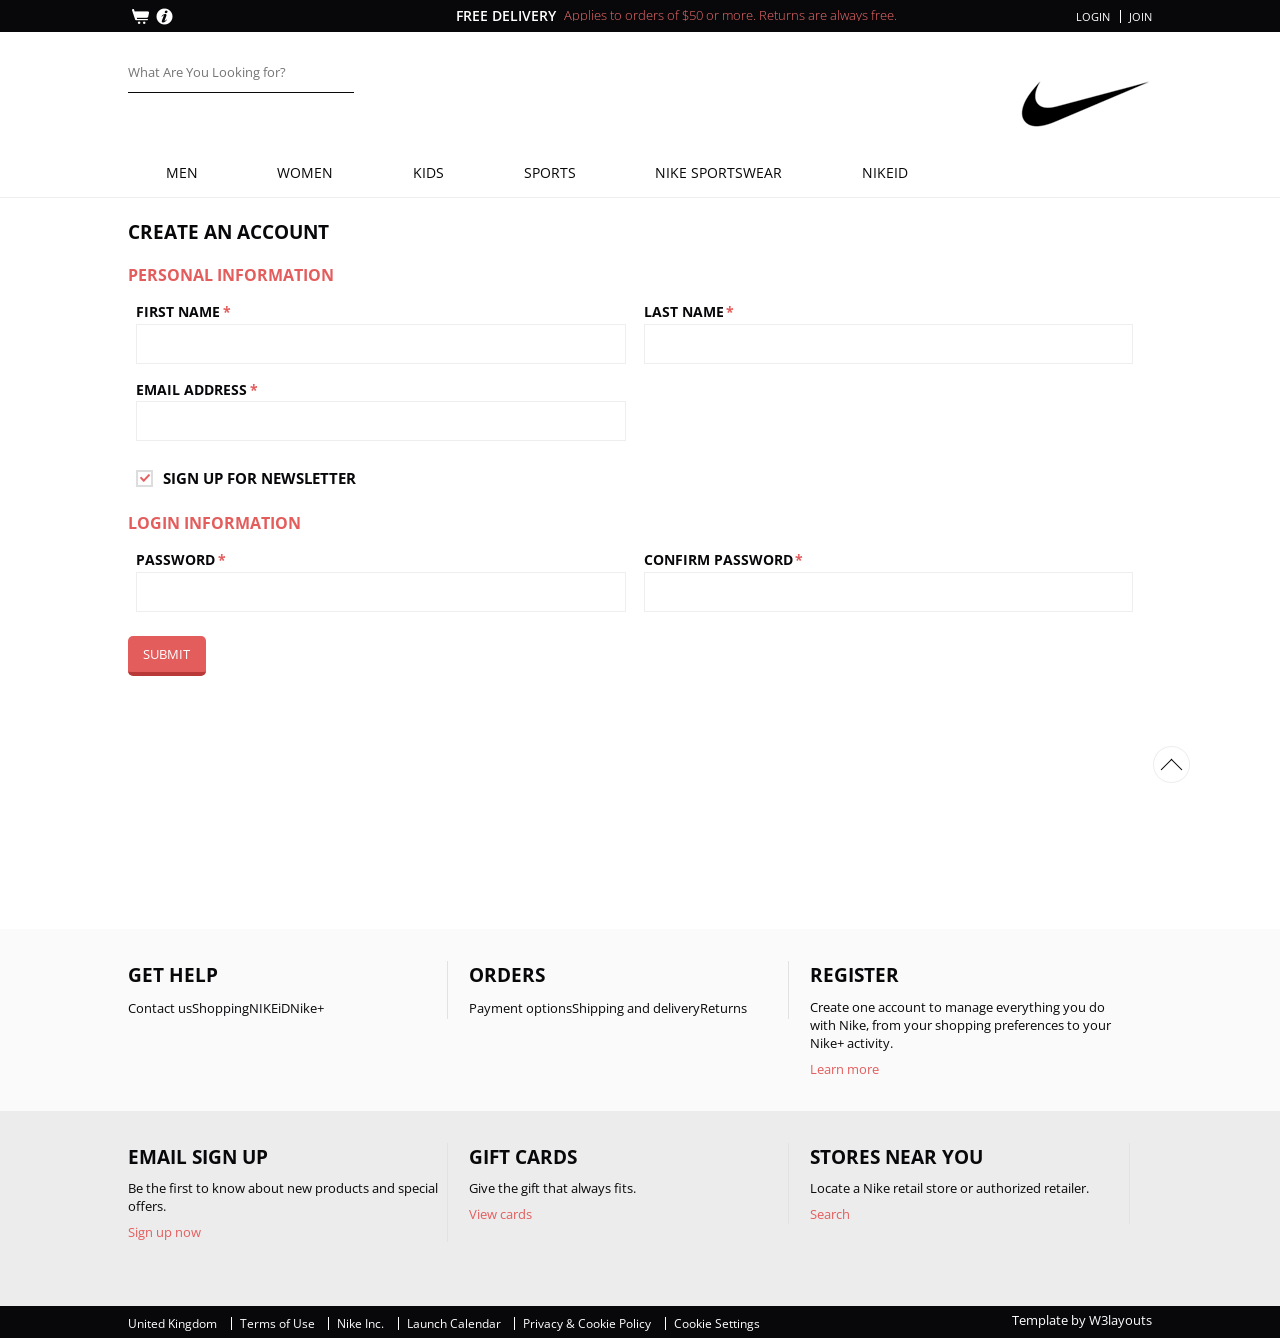
<file: register.html>
<!--
Author: W3layouts
Author URL: http://w3layouts.com
License: Creative Commons Attribution 3.0 Unported
License URL: http://creativecommons.org/licenses/by/3.0/
-->
<!DOCTYPE HTML>
<html>
	<head>
		<title>Spike shoes Website Template | REGISTER :: w3layouts</title>
		<link href="css/style.css" rel='stylesheet' type='text/css' />
		<meta name="viewport" content="width=device-width, initial-scale=1">
		<script type="application/x-javascript"> addEventListener("load", function() { setTimeout(hideURLbar, 0); }, false); function hideURLbar(){ window.scrollTo(0,1); } </script>
		</script>
		<!----webfonts---->
		<link href='http://fonts.googleapis.com/css?family=Open+Sans:400,300,600,700,800' rel='stylesheet' type='text/css'>
		<!----//webfonts---->
		<script src="js/jquery.min.js"></script>
		<!----start-alert-scroller---->
		<script type="text/javascript" src="js/jquery.easy-ticker.js"></script>
		<script type="text/javascript">
		$(document).ready(function(){
			$('#demo').hide();
			$('.vticker').easyTicker();
		});
		</script>
		<!----start-alert-scroller---->
		<!-- start menu -->
		<link href="css/megamenu.css" rel="stylesheet" type="text/css" media="all" />
		<script type="text/javascript" src="js/megamenu.js"></script>
		<script>$(document).ready(function(){$(".megamenu").megamenu();});</script>
		<script src="js/menu_jquery.js"></script>
		<!-- //End menu -->
		<!---move-top-top---->
		<script type="text/javascript" src="js/move-top.js"></script>
		<script type="text/javascript" src="js/easing.js"></script>
		<script type="text/javascript">
			jQuery(document).ready(function($) {
				$(".scroll").click(function(event){		
					event.preventDefault();
					$('html,body').animate({scrollTop:$(this.hash).offset().top},1200);
				});
			});
		</script>
		<!---//move-top-top---->
	</head>
	<body>
		<!---start-wrap---->
			<!---start-header---->
			<div class="header">
				<div class="top-header">
					<div class="wrap">
						<div class="top-header-left">
							<ul>
								<!---cart-tonggle-script---->
								<script type="text/javascript">
									$(function(){
									    var $cart = $('#cart');
									        $('#clickme').click(function(e) {
									         e.stopPropagation();
									       if ($cart.is(":hidden")) {
									           $cart.slideDown("slow");
									       } else {
									           $cart.slideUp("slow");
									       }
									    });
									    $(document.body).click(function () {
									       if ($cart.not(":hidden")) {
									           $cart.slideUp("slow");
									       } 
									    });
									    });
								</script>
								<!---//cart-tonggle-script---->
								<li><a class="cart" href="#"><span id="clickme"> </span></a></li>
								<!---start-cart-bag---->
								<div id="cart">Your Cart is Empty <span>(0)</span></div>
								<!---start-cart-bag---->
								<li><a class="info" href="#"><span> </span></a></li>
							</ul>
						</div>
						<div class="top-header-center">
							<div class="top-header-center-alert-left">
								<h3>FREE DELIVERY</h3>
							</div>
							<div class="top-header-center-alert-right">
								<div class="vticker">
								  <ul>
									  <li>Applies to orders of $50 or more. <label>Returns are always free.</label></li>
								  </ul>
								</div>
							</div>
							<div class="clear"> </div>
						</div>
						<div class="top-header-right">
							<ul>
								<li><a href="login.html">Login</a><span> </span></li>
								<li><a href="register.html">Join</a></li>
							</ul>
						</div>
						<div class="clear"> </div>
					</div>
				</div>
				<!----start-mid-head---->
				<div class="mid-header">
					<div class="wrap">
						<div class="mid-grid-left">
							<form>
								<input type="text" placeholder="What Are You Looking for?" />
							</form>
						</div>
						<div class="mid-grid-right">
							<a class="logo" href="index.html"><span> </span></a>
						</div>
						<div class="clear"> </div>
					</div>
				</div>
				<!----//End-mid-head---->
				<!----start-bottom-header---->
				<div class="header-bottom">
					<div class="wrap">
					<!-- start header menu -->
							<ul class="megamenu skyblue">
								<li class="grid"><a class="color2" href="#">MEN</a>
									<div class="megapanel">
										<div class="row">
											<div class="col1">
												<div class="h_nav">
													<h4>popular</h4>
													<ul>
														<li><a href="products.html">new arrivals</a></li>
														<li><a href="products.html">men</a></li>
														<li><a href="products.html">women</a></li>
														<li><a href="products.html">accessories</a></li>
														<li><a href="products.html">kids</a></li>
														<li><a href="products.html">login</a></li>
													</ul>	
												</div>
												<div class="h_nav">
													<h4 class="top">man</h4>
													<ul>
														<li><a href="products.html">new arrivals</a></li>
														<li><a href="products.html">men</a></li>
														<li><a href="products.html">women</a></li>
														<li><a href="#">accessories</a></li>
														<li><a href="#">kids</a></li>
														<li><a href="#">style videos</a></li>
													</ul>	
												</div>
											</div>
											<div class="col1">
												<div class="h_nav">
													<h4>style zone</h4>
													<ul>
														<li><a href="products.html">men</a></li>
														<li><a href="products.html">women</a></li>
														<li><a href="products.html">accessories</a></li>
														<li><a href="products.html">kids</a></li>
														<li><a href="products.html">brands</a></li>
													</ul>	
												</div>							
											</div>
											<div class="col1">
												<div class="h_nav">
													<h4>style zone</h4>
													<ul>
														<li><a href="products.html">men</a></li>
														<li><a href="products.html">women</a></li>
														<li><a href="products.html">accessories</a></li>
														<li><a href="products.html">kids</a></li>
														<li><a href="products.html">brands</a></li>
													</ul>	
												</div>							
											</div>
											<div class="col1 men">
												<div class="men-pic">
													<img src="images/men.png" title="" />
												</div>
											</div>
										</div>
									</div>
									</li>
					  			<li class="active grid"><a class="color4" href="#">women</a>
									<div class="megapanel">
										<div class="row">
											<div class="col1">
												<div class="h_nav">
													<h4>shop</h4>
													<ul>
														<li><a href="products.html">new arrivals</a></li>
														<li><a href="products.html">men</a></li>
														<li><a href="products.html">women</a></li>
														<li><a href="products.html">accessories</a></li>
														<li><a href="products.html">kids</a></li>
														<li><a href="products.html">brands</a></li>
													</ul>	
												</div>	
												<div class="h_nav">
													<h4>help</h4>
													<ul>
														<li><a href="products.html">trends</a></li>
														<li><a href="products.html">sale</a></li>
														<li><a href="products.html">style videos</a></li>
														<li><a href="products.html">accessories</a></li>
														<li><a href="products.html">kids</a></li>
														<li><a href="products.html">style videos</a></li>
													</ul>	
												</div>							
											</div>
											<div class="col1">
												<div class="h_nav">
													<h4>my company</h4>
													<ul>
														<li><a href="products.html">trends</a></li>
														<li><a href="products.html">sale</a></li>
														<li><a href="products.html">style videos</a></li>
														<li><a href="products.html">accessories</a></li>
														<li><a href="products.html">kids</a></li>
														<li><a href="products.html">style videos</a></li>
													</ul>	
												</div>												
											</div>
											<div class="col1">
												<div class="h_nav">
													<h4>account</h4>
													<ul>
														<li><a href="products.html">login</a></li>
														<li><a href="products.html">create an account</a></li>
														<li><a href="products.html">create wishlist</a></li>
														<li><a href="products.html">my shopping bag</a></li>
														<li><a href="products.html">brands</a></li>
														<li><a href="products.html">create wishlist</a></li>
													</ul>	
												</div>						
											</div>
											<div class="col1">
												<div class="h_nav">
													<h4>my company</h4>
													<ul>
														<li><a href="products.html">trends</a></li>
														<li><a href="products.html">sale</a></li>
														<li><a href="products.html">style videos</a></li>
														<li><a href="products.html">accessories</a></li>
														<li><a href="products.html">kids</a></li>
														<li><a href="products.html">style videos</a></li>
													</ul>	
												</div>
											</div>
											<div class="col1">
												<div class="h_nav">
													<h4>popular</h4>
													<ul>
														<li><a href="products.html">new arrivals</a></li>
														<li><a href="products.html">men</a></li>
														<li><a href="products.html">women</a></li>
														<li><a href="products.html">accessories</a></li>
														<li><a href="products.html">kids</a></li>
														<li><a href="products.html">style videos</a></li>
													</ul>	
												</div>
											</div>
											<div class="col1 women">
												<div class="women-pic">
													<img src="images/women.png" title="" />
												</div>
											</div>
										</div>
										<div class="row">
											<div class="col2"></div>
											<div class="col1"></div>
											<div class="col1"></div>
											<div class="col1"></div>
											<div class="col1"></div>
										</div>
					    				</div>
									</li>				
									<li><a class="color5" href="#">KIDS</a>
									<div class="megapanel">
										<div class="row">
											<div class="col1">
												<div class="h_nav">
													<h4>popular</h4>
													<ul>
														<li><a href="products.html">new arrivals</a></li>
														<li><a href="products.html">men</a></li>
														<li><a href="products.html">women</a></li>
														<li><a href="products.html">accessories</a></li>
														<li><a href="products.html">kids</a></li>
														<li><a href="products.html">login</a></li>
													</ul>	
												</div>
												<div class="h_nav">
													<h4 class="top">man</h4>
													<ul>
														<li><a href="products.html">new arrivals</a></li>
														<li><a href="products.html">men</a></li>
														<li><a href="products.html">women</a></li>
														<li><a href="products.html">accessories</a></li>
														<li><a href="products.html">kids</a></li>
														<li><a href="products.html">style videos</a></li>
													</ul>	
												</div>
											</div>
											<div class="col1">
												<div class="h_nav">
													<h4>style zone</h4>
													<ul>
														<li><a href="products.html">men</a></li>
														<li><a href="products.html">women</a></li>
														<li><a href="products.html">accessories</a></li>
														<li><a href="products.html">kids</a></li>
														<li><a href="products.html">brands</a></li>
													</ul>	
												</div>							
											</div>
											<div class="col1 kids">
												<div class="kids-pic">
													<img src="images/kids1.png" title="" />
												</div>
											</div>
											<div class="col1"></div>
											<div class="col1"></div>
											<div class="col1"></div>
											<div class="col1"></div>
										</div>
									</div>
									</li>
									<li><a class="color6" href="#">SPORTS</a>
									<div class="megapanel">
										<div class="row">
											<div class="col1">
												<div class="h_nav">
													<h4>shop</h4>
													<ul>
														<li><a href="products.html">new arrivals</a></li>
														<li><a href="products.html">men</a></li>
														<li><a href="products.html">women</a></li>
														<li><a href="products.html">accessories</a></li>
														<li><a href="products.html">kids</a></li>
														<li><a href="products.html">brands</a></li>
													</ul>	
												</div>	
												<div class="h_nav">
													<h4 class="top">my company</h4>
													<ul>
														<li><a href="products.html">trends</a></li>
														<li><a href="products.html">sale</a></li>
														<li><a href="products.html">style videos</a></li>
														<li><a href="products.html">accessories</a></li>
														<li><a href="products.html">kids</a></li>
														<li><a href="products.html">style videos</a></li>
													</ul>	
												</div>												
											</div>
											<div class="col1">
												<div class="h_nav">
													<h4>man</h4>
													<ul>
														<li><a href="products.html">new arrivals</a></li>
														<li><a href="products.html">men</a></li>
														<li><a href="products.html">women</a></li>
														<li><a href="products.html">accessories</a></li>
														<li><a href="products.html">kids</a></li>
														<li><a href="products.html">style videos</a></li>
													</ul>	
												</div>						
											</div>
											<div class="col1">
												<div class="h_nav">
													<h4>help</h4>
													<ul>
														<li><a href="products.html">trends</a></li>
														<li><a href="products.html">sale</a></li>
														<li><a href="products.html">style videos</a></li>
														<li><a href="products.html">accessories</a></li>
														<li><a href="products.html">kids</a></li>
														<li><a href="products.html">style videos</a></li>
													</ul>	
												</div>							
											</div>
											<div class="col1 sports">
												<div class="sports-pic">
													<img src="images/sport.png" title="" />
												</div>
											</div>
										</div>
										<div class="row">
											<div class="col2"></div>
											<div class="col1"></div>
											<div class="col1"></div>
											<div class="col1"></div>
											<div class="col1"></div>
										</div>
									</div>
									</li>
									<li><a class="color7" href="#">NIKE SPORTSWEAR</a>
									<div class="megapanel">
										<div class="row">
											<div class="col1">
												<div class="h_nav">
													<h4>shop</h4>
													<ul>
														<li><a href="products.html">new arrivals</a></li>
														<li><a href="products.html">men</a></li>
														<li><a href="products.html">women</a></li>
														<li><a href="products.html">accessories</a></li>
														<li><a href="products.html">kids</a></li>
														<li><a href="products.html">brands</a></li>
													</ul>	
												</div>		
												<div class="h_nav">
													<h4>my company</h4>
													<ul>
														<li><a href="products.html">trends</a></li>
														<li><a href="products.html">sale</a></li>
														<li><a href="products.html">style videos</a></li>
														<li><a href="products.html">accessories</a></li>
														<li><a href="products.html">kids</a></li>
														<li><a href="products.html">style videos</a></li>
													</ul>	
												</div>					
											</div>
											<div class="col1">
												<div class="h_nav">
													<h4>help</h4>
													<ul>
														<li><a href="products.html">trends</a></li>
														<li><a href="products.html">sale</a></li>
														<li><a href="products.html">style videos</a></li>
														<li><a href="products.html">accessories</a></li>
														<li><a href="products.html">kids</a></li>
														<li><a href="products.html">style videos</a></li>
													</ul>	
												</div>							
											</div>
											<div class="col1">
												<div class="h_nav">
													<h4>my company</h4>
													<ul>
														<li><a href="products.html">trends</a></li>
														<li><a href="products.html">sale</a></li>
														<li><a href="products.html">style videos</a></li>
														<li><a href="products.html">accessories</a></li>
														<li><a href="products.html">kids</a></li>
														<li><a href="products.html">style videos</a></li>
													</ul>	
												</div>												
											</div>
											<div class="col1">
												<div class="h_nav">
													<h4>account</h4>
													<ul>
														<li><a href="products.html">login</a></li>
														<li><a href="products.html">create an account</a></li>
														<li><a href="products.html">create wishlist</a></li>
														<li><a href="products.html">my shopping bag</a></li>
														<li><a href="products.html">brands</a></li>
														<li><a href="products.html">create wishlist</a></li>
													</ul>	
												</div>						
											</div>
											<div class="col1 nike">
												<div class="nike-pic">
													<img src="images/nike.png" title="" />
												</div>
											</div>
										</div>
										<div class="row">
											<div class="col2"></div>
											<div class="col1"></div>
											<div class="col1"></div>
											<div class="col1"></div>
											<div class="col1"></div>
										</div>
					    				</div>
									</li>
									<li><a class="color8" href="#">NIKEiD</a>
									<div class="megapanel">
										<div class="row">
											<div class="col1">
												<div class="h_nav">
													<h4>style zone</h4>
													<ul>
														<li><a href="products.html">men</a></li>
														<li><a href="products.html">women</a></li>
														<li><a href="products.html">accessories</a></li>
														<li><a href="products.html">kids</a></li>
														<li><a href="products.html">brands</a></li>
													</ul>	
												</div>							
											</div>
											<div class="col1">
												<div class="h_nav">
													<h4>popular</h4>
													<ul>
														<li><a href="products.html">new arrivals</a></li>
														<li><a href="products.html">men</a></li>
														<li><a href="products.html">kids</a></li>
														<li><a href="products.html">accessories</a></li>
														<li><a href="products.html">login</a></li>
													</ul>	
												</div>
												<div class="h_nav">
													<h4 class="top">man</h4>
													<ul>
														<li><a href="products.html">new arrivals</a></li>
														<li><a href="products.html">accessories</a></li>
														<li><a href="products.html">kids</a></li>
														<li><a href="products.html">style videos</a></li>
													</ul>	
												</div>
											<div class="col1"></div>
											<div class="col1"></div>
											<div class="col1"></div>
											<div class="col1"></div>
										</div>
									</div>
									</li>
							</ul>

					</div>
				</div>
				</div>
				<!----//End-bottom-header---->
			<!---//End-header---->
		<!--- start-content---->
		<div class="content login-box">
			<div class="login-main">
				<div class="wrap">
					<h1>CREATE AN ACCOUNT</h1>
					<div class="register-grids">
						<form> 
								<div class="register-top-grid">
										<h3>PERSONAL INFORMATION</h3>
										<div>
											<span>First Name<label>*</label></span>
											<input type="text"> 
										</div>
										<div>
											<span>Last Name<label>*</label></span>
											<input type="text"> 
										</div>
										<div>
											<span>Email Address<label>*</label></span>
											<input type="text"> 
										</div>
										<div class="clear"> </div>
											<a class="news-letter" href="#">
												<label class="checkbox"><input type="checkbox" name="checkbox" checked=""><i> </i>Sign Up for Newsletter</label>
											</a>
										<div class="clear"> </div>
								</div>
								<div class="clear"> </div>
								<div class="register-bottom-grid">
										<h3>LOGIN INFORMATION</h3>
										<div>
											<span>Password<label>*</label></span>
											<input type="text">
										</div>
										<div>
											<span>Confirm Password<label>*</label></span>
											<input type="text">
										</div>
										<div class="clear"> </div>
								</div>
								<div class="clear"> </div>
								<input type="submit" value="submit" />
						</form>
					</div>
				</div>
			</div>
		</div>
		<!---- start-bottom-grids---->
		<div class="bottom-grids">
			<div class="bottom-top-grids">
				<div class="wrap">
					<div class="bottom-top-grid">
						<h4>GET HELP</h4>
						<ul>
							<li><a href="contact.html">Contact us</a></li>
							<li><a href="#">Shopping</a></li>
							<li><a href="#">NIKEiD</a></li>
							<li><a href="#">Nike+</a></li>
						</ul>
					</div>
					<div class="bottom-top-grid">
						<h4>ORDERS</h4>
						<ul>
							<li><a href="#">Payment options</a></li>
							<li><a href="#">Shipping and delivery</a></li>
							<li><a href="#">Returns</a></li>
						</ul>
					</div>
					<div class="bottom-top-grid last-bottom-top-grid">
						<h4>REGISTER</h4>
						<p>Create one account to manage everything you do with Nike, from your shopping preferences to your Nike+ activity.</p>
						<a class="learn-more" href="#">Learn more</a>
					</div>
					<div class="clear"> </div>
				</div>
			</div>
			<div class="bottom-bottom-grids">
				<div class="wrap">
					<div class="bottom-bottom-grid">
						<h6>EMAIL SIGN UP</h6>
						<p>Be the first to know about new products and special offers.</p>
						<a class="learn-more" href="#">Sign up now</a>
					</div>
					<div class="bottom-bottom-grid">
						<h6>GIFT CARDS</h6>
						<p>Give the gift that always fits.</p>
						<a class="learn-more" href="#">View cards</a>
					</div>
					<div class="bottom-bottom-grid last-bottom-bottom-grid">
						<h6>STORES NEAR YOU</h6>
						<p>Locate a Nike retail store or authorized retailer.</p>
						<a class="learn-more" href="#">Search</a>
					</div>
					<div class="clear"> </div>
				</div>
			</div>
		</div>
		<!---- //End-bottom-grids---->
		<!--- //End-content---->
		<!---start-footer---->
		<div class="footer">
			<div class="wrap">
				<div class="footer-left">
					<ul>
						<li><a href="#">United Kingdom</a> <span> </span></li>
						<li><a href="#">Terms of Use</a> <span> </span></li>
						<li><a href="#">Nike Inc.</a> <span> </span></li>
						<li><a href="#">Launch Calendar</a> <span> </span></li>
						<li><a href="#">Privacy & Cookie Policy</a> <span> </span></li>
						<li><a href="#">Cookie Settings</a></li>
						<div class="clear"> </div>
					</ul>
				</div>
				<div class="footer-right">
					<p>Template by <a href="http://w3layouts.com/">W3layouts</a></p>
					<script type="text/javascript">
						$(document).ready(function() {
							/*
							var defaults = {
					  			containerID: 'toTop', // fading element id
								containerHoverID: 'toTopHover', // fading element hover id
								scrollSpeed: 1200,
								easingType: 'linear' 
					 		};
							*/
							
							$().UItoTop({ easingType: 'easeOutQuart' });
							
						});
					</script>
			    <a href="#" id="toTop" style="display: block;"><span id="toTopHover" style="opacity: 1;"> </span></a>
				</div>
				<div class="clear"> </div>
			</div>
		</div>
		<!---//End-footer---->
		<!---//End-wrap---->
	</body>
</html>
</file>
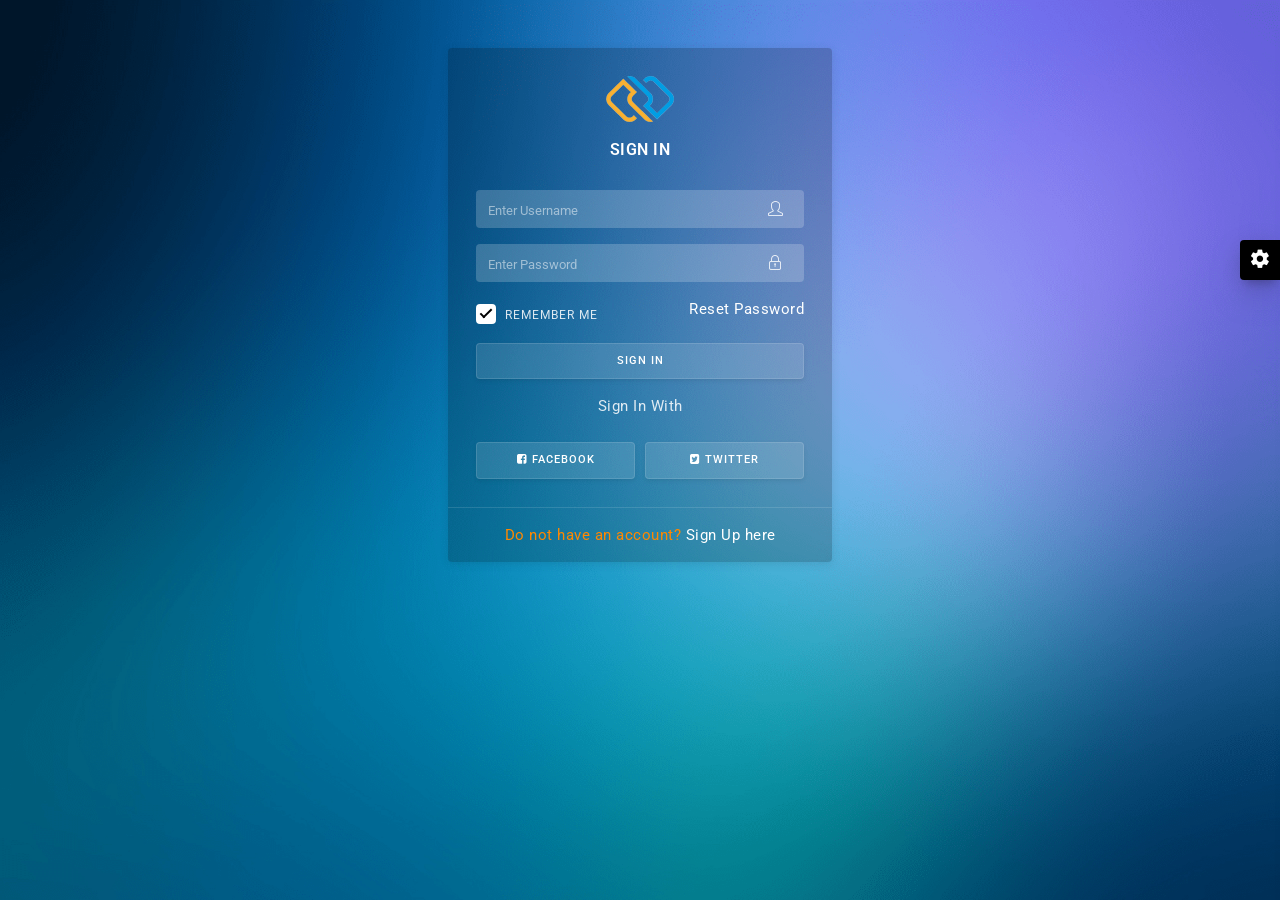
<file: js/dashtreme-master/login.html>
<!DOCTYPE html>
<html lang="en">
<head>
  <meta charset="utf-8"/>
  <meta http-equiv="X-UA-Compatible" content="IE=edge"/>
  <meta name="viewport" content="width=device-width, initial-scale=1, shrink-to-fit=no"/>
  <meta name="description" content=""/>
  <meta name="author" content=""/>
  <title>Dashtreme Admin - Free Dashboard for Bootstrap 4 by Codervent</title>
  <!-- loader-->
  <link href="assets/css/pace.min.css" rel="stylesheet"/>
  <script src="assets/js/pace.min.js"></script>
  <!--favicon-->
  <link rel="icon" href="assets/images/favicon.ico" type="image/x-icon">
  <!-- Bootstrap core CSS-->
  <link href="assets/css/bootstrap.min.css" rel="stylesheet"/>
  <!-- animate CSS-->
  <link href="assets/css/animate.css" rel="stylesheet" type="text/css"/>
  <!-- Icons CSS-->
  <link href="assets/css/icons.css" rel="stylesheet" type="text/css"/>
  <!-- Custom Style-->
  <link href="assets/css/app-style.css" rel="stylesheet"/>
  
</head>

<body class="bg-theme bg-theme1">

<!-- start loader -->
   <div id="pageloader-overlay" class="visible incoming"><div class="loader-wrapper-outer"><div class="loader-wrapper-inner" ><div class="loader"></div></div></div></div>
   <!-- end loader -->

<!-- Start wrapper-->
 <div id="wrapper">

 <div class="loader-wrapper"><div class="lds-ring"><div></div><div></div><div></div><div></div></div></div>
	<div class="card card-authentication1 mx-auto my-5">
		<div class="card-body">
		 <div class="card-content p-2">
		 	<div class="text-center">
		 		<img src="assets/images/logo-icon.png" alt="logo icon">
		 	</div>
		  <div class="card-title text-uppercase text-center py-3">Sign In</div>
		    <form>
			  <div class="form-group">
			  <label for="exampleInputUsername" class="sr-only">Username</label>
			   <div class="position-relative has-icon-right">
				  <input type="text" id="exampleInputUsername" class="form-control input-shadow" placeholder="Enter Username">
				  <div class="form-control-position">
					  <i class="icon-user"></i>
				  </div>
			   </div>
			  </div>
			  <div class="form-group">
			  <label for="exampleInputPassword" class="sr-only">Password</label>
			   <div class="position-relative has-icon-right">
				  <input type="password" id="exampleInputPassword" class="form-control input-shadow" placeholder="Enter Password">
				  <div class="form-control-position">
					  <i class="icon-lock"></i>
				  </div>
			   </div>
			  </div>
			<div class="form-row">
			 <div class="form-group col-6">
			   <div class="icheck-material-white">
                <input type="checkbox" id="user-checkbox" checked="" />
                <label for="user-checkbox">Remember me</label>
			  </div>
			 </div>
			 <div class="form-group col-6 text-right">
			  <a href="reset-password.html">Reset Password</a>
			 </div>
			</div>
			 <button type="button" class="btn btn-light btn-block">Sign In</button>
			  <div class="text-center mt-3">Sign In With</div>
			  
			 <div class="form-row mt-4">
			  <div class="form-group mb-0 col-6">
			   <button type="button" class="btn btn-light btn-block"><i class="fa fa-facebook-square"></i> Facebook</button>
			 </div>
			 <div class="form-group mb-0 col-6 text-right">
			  <button type="button" class="btn btn-light btn-block"><i class="fa fa-twitter-square"></i> Twitter</button>
			 </div>
			</div>
			 
			 </form>
		   </div>
		  </div>
		  <div class="card-footer text-center py-3">
		    <p class="text-warning mb-0">Do not have an account? <a href="register.html"> Sign Up here</a></p>
		  </div>
	     </div>
    
     <!--Start Back To Top Button-->
    <a href="javaScript:void();" class="back-to-top"><i class="fa fa-angle-double-up"></i> </a>
    <!--End Back To Top Button-->
	
	<!--start color switcher-->
   <div class="right-sidebar">
    <div class="switcher-icon">
      <i class="zmdi zmdi-settings zmdi-hc-spin"></i>
    </div>
    <div class="right-sidebar-content">

      <p class="mb-0">Gaussion Texture</p>
      <hr>
      
      <ul class="switcher">
        <li id="theme1"></li>
        <li id="theme2"></li>
        <li id="theme3"></li>
        <li id="theme4"></li>
        <li id="theme5"></li>
        <li id="theme6"></li>
      </ul>

      <p class="mb-0">Gradient Background</p>
      <hr>
      
      <ul class="switcher">
        <li id="theme7"></li>
        <li id="theme8"></li>
        <li id="theme9"></li>
        <li id="theme10"></li>
        <li id="theme11"></li>
        <li id="theme12"></li>
		<li id="theme13"></li>
        <li id="theme14"></li>
        <li id="theme15"></li>
      </ul>
      
     </div>
   </div>
  <!--end color switcher-->
	
	</div><!--wrapper-->
	
  <!-- Bootstrap core JavaScript-->
  <script src="assets/js/jquery.min.js"></script>
  <script src="assets/js/popper.min.js"></script>
  <script src="assets/js/bootstrap.min.js"></script>
	
  <!-- sidebar-menu js -->
  <script src="assets/js/sidebar-menu.js"></script>
  
  <!-- Custom scripts -->
  <script src="assets/js/app-script.js"></script>
  
</body>
</html>
</file>
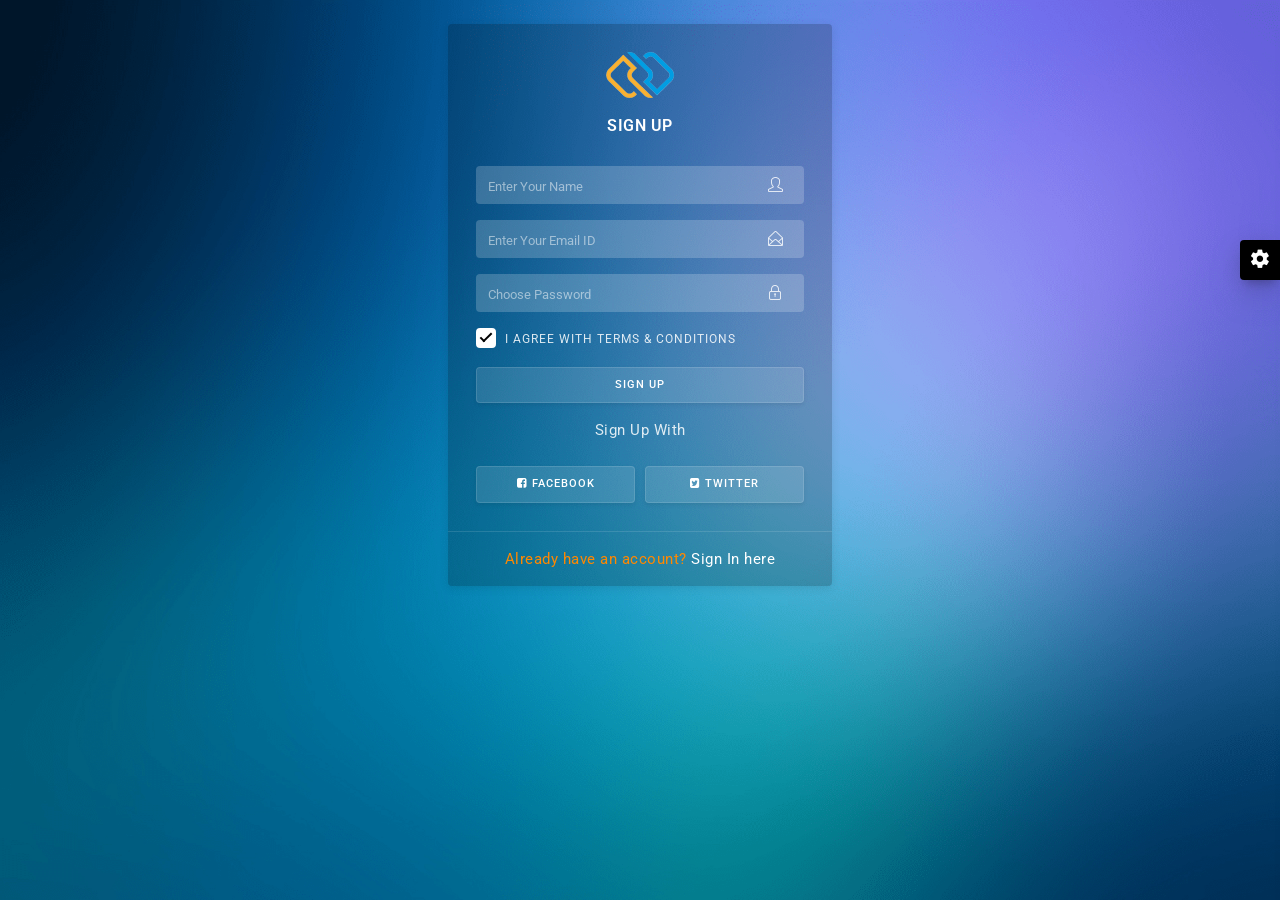
<file: js/dashtreme-master/register.html>
<!DOCTYPE html>
<html lang="en">
<head>
  <meta charset="utf-8"/>
  <meta http-equiv="X-UA-Compatible" content="IE=edge"/>
  <meta name="viewport" content="width=device-width, initial-scale=1, shrink-to-fit=no"/>
  <meta name="description" content=""/>
  <meta name="author" content=""/>
  <title>Dashtreme Admin - Free Dashboard for Bootstrap 4 by Codervent</title>
  <!-- loader-->
  <link href="assets/css/pace.min.css" rel="stylesheet"/>
  <script src="assets/js/pace.min.js"></script>
  <!--favicon-->
  <link rel="icon" href="assets/images/favicon.ico" type="image/x-icon">
  <!-- Bootstrap core CSS-->
  <link href="assets/css/bootstrap.min.css" rel="stylesheet"/>
  <!-- animate CSS-->
  <link href="assets/css/animate.css" rel="stylesheet" type="text/css"/>
  <!-- Icons CSS-->
  <link href="assets/css/icons.css" rel="stylesheet" type="text/css"/>
  <!-- Custom Style-->
  <link href="assets/css/app-style.css" rel="stylesheet"/>
  
</head>

<body class="bg-theme bg-theme1">

<!-- start loader -->
   <div id="pageloader-overlay" class="visible incoming"><div class="loader-wrapper-outer"><div class="loader-wrapper-inner" ><div class="loader"></div></div></div></div>
   <!-- end loader -->

<!-- Start wrapper-->
 <div id="wrapper">

	<div class="card card-authentication1 mx-auto my-4">
		<div class="card-body">
		 <div class="card-content p-2">
		 	<div class="text-center">
		 		<img src="assets/images/logo-icon.png" alt="logo icon">
		 	</div>
		  <div class="card-title text-uppercase text-center py-3">Sign Up</div>
		    <form>
			  <div class="form-group">
			  <label for="exampleInputName" class="sr-only">Name</label>
			   <div class="position-relative has-icon-right">
				  <input type="text" id="exampleInputName" class="form-control input-shadow" placeholder="Enter Your Name">
				  <div class="form-control-position">
					  <i class="icon-user"></i>
				  </div>
			   </div>
			  </div>
			  <div class="form-group">
			  <label for="exampleInputEmailId" class="sr-only">Email ID</label>
			   <div class="position-relative has-icon-right">
				  <input type="text" id="exampleInputEmailId" class="form-control input-shadow" placeholder="Enter Your Email ID">
				  <div class="form-control-position">
					  <i class="icon-envelope-open"></i>
				  </div>
			   </div>
			  </div>
			  <div class="form-group">
			   <label for="exampleInputPassword" class="sr-only">Password</label>
			   <div class="position-relative has-icon-right">
				  <input type="text" id="exampleInputPassword" class="form-control input-shadow" placeholder="Choose Password">
				  <div class="form-control-position">
					  <i class="icon-lock"></i>
				  </div>
			   </div>
			  </div>
			  
			   <div class="form-group">
			     <div class="icheck-material-white">
                   <input type="checkbox" id="user-checkbox" checked="" />
                   <label for="user-checkbox">I Agree With Terms & Conditions</label>
			     </div>
			    </div>
			  
			 <button type="button" class="btn btn-light btn-block waves-effect waves-light">Sign Up</button>
			  <div class="text-center mt-3">Sign Up With</div>
			  
			 <div class="form-row mt-4">
			  <div class="form-group mb-0 col-6">
			   <button type="button" class="btn btn-light btn-block"><i class="fa fa-facebook-square"></i> Facebook</button>
			 </div>
			 <div class="form-group mb-0 col-6 text-right">
			  <button type="button" class="btn btn-light btn-block"><i class="fa fa-twitter-square"></i> Twitter</button>
			 </div>
			</div>
			
			 </form>
		   </div>
		  </div>
		  <div class="card-footer text-center py-3">
		    <p class="text-warning mb-0">Already have an account? <a href="login.html"> Sign In here</a></p>
		  </div>
	     </div>
    
     <!--Start Back To Top Button-->
    <a href="javaScript:void();" class="back-to-top"><i class="fa fa-angle-double-up"></i> </a>
    <!--End Back To Top Button-->
	
	<!--start color switcher-->
   <div class="right-sidebar">
    <div class="switcher-icon">
      <i class="zmdi zmdi-settings zmdi-hc-spin"></i>
    </div>
    <div class="right-sidebar-content">

      <p class="mb-0">Gaussion Texture</p>
      <hr>
      
      <ul class="switcher">
        <li id="theme1"></li>
        <li id="theme2"></li>
        <li id="theme3"></li>
        <li id="theme4"></li>
        <li id="theme5"></li>
        <li id="theme6"></li>
      </ul>

      <p class="mb-0">Gradient Background</p>
      <hr>
      
      <ul class="switcher">
        <li id="theme7"></li>
        <li id="theme8"></li>
        <li id="theme9"></li>
        <li id="theme10"></li>
        <li id="theme11"></li>
        <li id="theme12"></li>
		<li id="theme13"></li>
        <li id="theme14"></li>
        <li id="theme15"></li>
      </ul>
      
     </div>
   </div>
  <!--end color switcher-->
	
	</div><!--wrapper-->
	
  <!-- Bootstrap core JavaScript-->
  <script src="assets/js/jquery.min.js"></script>
  <script src="assets/js/popper.min.js"></script>
  <script src="assets/js/bootstrap.min.js"></script>
	
  <!-- sidebar-menu js -->
  <script src="assets/js/sidebar-menu.js"></script>
  
  <!-- Custom scripts -->
  <script src="assets/js/app-script.js"></script>
  
</body>
</html>
</file>
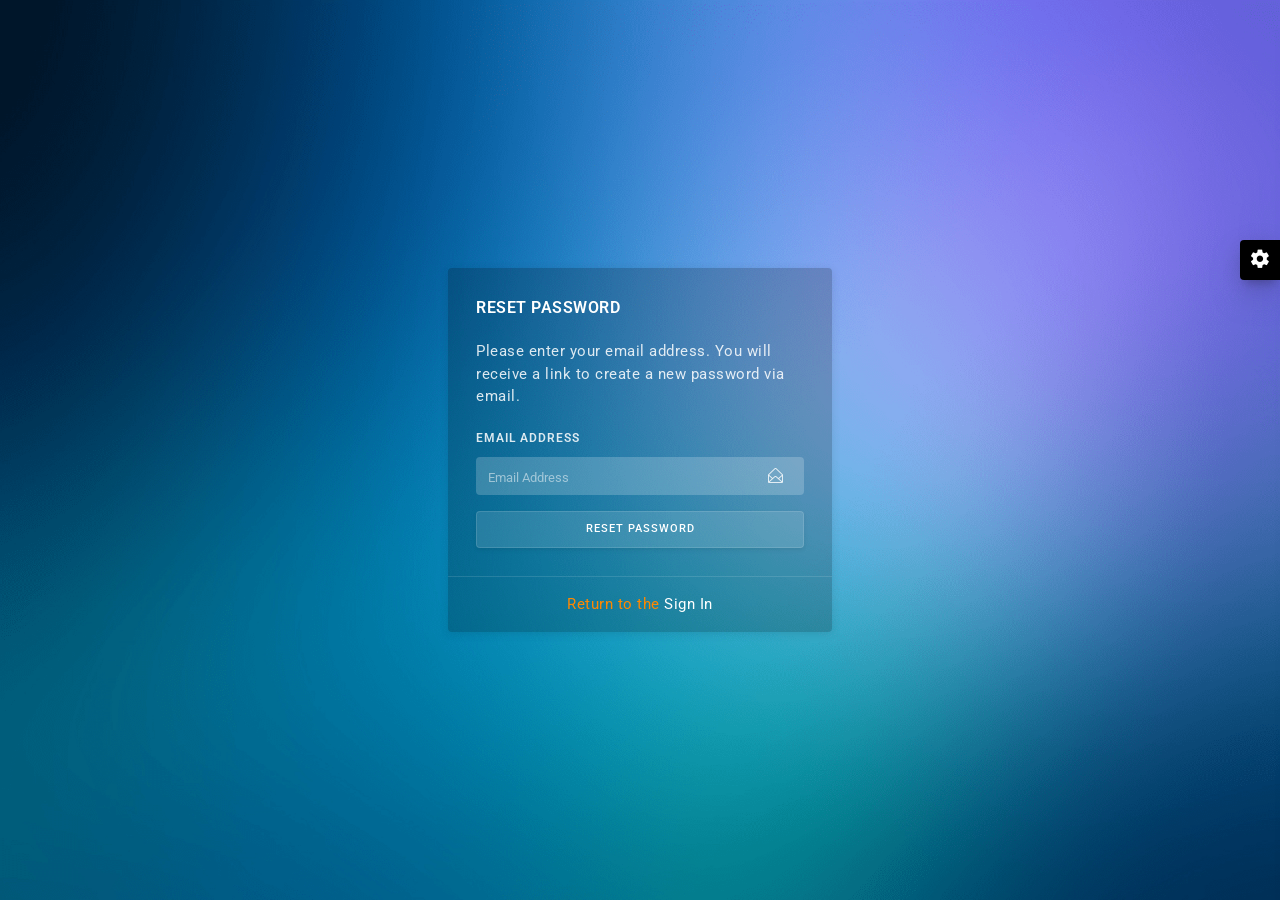
<file: js/dashtreme-master/reset-password.html>
<!DOCTYPE html>
<html lang="en">
<head>
  <meta charset="utf-8"/>
  <meta http-equiv="X-UA-Compatible" content="IE=edge"/>
  <meta name="viewport" content="width=device-width, initial-scale=1, shrink-to-fit=no"/>
  <meta name="description" content=""/>
  <meta name="author" content=""/>
  <title>Dashtreme - Multipurpose Bootstrap4 Admin Template</title>
  <!-- loader-->
  <link href="assets/css/pace.min.css" rel="stylesheet"/>
  <script src="assets/js/pace.min.js"></script>
  <link rel="icon" href="assets/images/favicon.ico" type="image/x-icon">
  <!-- Bootstrap core CSS-->
  <link href="assets/css/bootstrap.min.css" rel="stylesheet"/>
  <!-- animate CSS-->
  <link href="assets/css/animate.css" rel="stylesheet" type="text/css"/>
  <!-- Icons CSS-->
  <link href="assets/css/icons.css" rel="stylesheet" type="text/css"/>
  <!-- Custom Style-->
  <link href="assets/css/app-style.css" rel="stylesheet"/>
  
</head>

<body class="bg-theme bg-theme1">

<!-- Start wrapper-->
 <div id="wrapper">

 <div class="height-100v d-flex align-items-center justify-content-center">
	<div class="card card-authentication1 mb-0">
		<div class="card-body">
		 <div class="card-content p-2">
		  <div class="card-title text-uppercase pb-2">Reset Password</div>
		    <p class="pb-2">Please enter your email address. You will receive a link to create a new password via email.</p>
		    <form>
			  <div class="form-group">
			  <label for="exampleInputEmailAddress" class="">Email Address</label>
			   <div class="position-relative has-icon-right">
				  <input type="text" id="exampleInputEmailAddress" class="form-control input-shadow" placeholder="Email Address">
				  <div class="form-control-position">
					  <i class="icon-envelope-open"></i>
				  </div>
			   </div>
			  </div>
			 
			  <button type="button" class="btn btn-light btn-block mt-3">Reset Password</button>
			 </form>
		   </div>
		  </div>
		   <div class="card-footer text-center py-3">
		    <p class="text-warning mb-0">Return to the <a href="login.html"> Sign In</a></p>
		  </div>
	     </div>
	     </div>
    
     <!--Start Back To Top Button-->
    <a href="javaScript:void();" class="back-to-top"><i class="fa fa-angle-double-up"></i> </a>
    <!--End Back To Top Button-->
	
	<!--start color switcher-->
   <div class="right-sidebar">
    <div class="switcher-icon">
      <i class="zmdi zmdi-settings zmdi-hc-spin"></i>
    </div>
    <div class="right-sidebar-content">

      <p class="mb-0">Gaussion Texture</p>
      <hr>
      
      <ul class="switcher">
        <li id="theme1"></li>
        <li id="theme2"></li>
        <li id="theme3"></li>
        <li id="theme4"></li>
        <li id="theme5"></li>
        <li id="theme6"></li>
      </ul>

      <p class="mb-0">Gradient Background</p>
      <hr>
      
      <ul class="switcher">
        <li id="theme7"></li>
        <li id="theme8"></li>
        <li id="theme9"></li>
        <li id="theme10"></li>
        <li id="theme11"></li>
        <li id="theme12"></li>
		<li id="theme13"></li>
        <li id="theme14"></li>
        <li id="theme15"></li>
      </ul>
      
     </div>
   </div>
  <!--end color switcher-->
	
	</div><!--wrapper-->
	
  <!-- Bootstrap core JavaScript-->
  <script src="assets/js/jquery.min.js"></script>
  <script src="assets/js/popper.min.js"></script>
  <script src="assets/js/bootstrap.min.js"></script>
	
  <!-- sidebar-menu js -->
  <script src="assets/js/sidebar-menu.js"></script>
  
  <!-- Custom scripts -->
  <script src="assets/js/app-script.js"></script>
  
	
</body>
</html>
</file>
<file: js/dashtreme-master/documentation/assets/blueprint-css/screen.css>
/* -----------------------------------------------------------------------


 Blueprint CSS Framework 0.9
 http://blueprintcss.org

   * Copyright (c) 2007-Present. See LICENSE for more info.
   * See README for instructions on how to use Blueprint.
   * For credits and origins, see AUTHORS.
   * This is a compressed file. See the sources in the 'src' directory.

----------------------------------------------------------------------- */

/* reset.css */
html, body, div, span, object, iframe, h1, h2, h3, h4, h5, h6, p, blockquote, pre, a, abbr, acronym, address, code, del, dfn, em, img, q, dl, dt, dd, ol, ul, li, fieldset, form, label, legend, table, caption, tbody, tfoot, thead, tr, th, td {margin:0;padding:0;border:0;font-weight:inherit;font-style:inherit;font-size:100%;font-family:inherit;vertical-align:baseline;}
body {line-height:1.5;}
table {border-collapse:separate;border-spacing:0;}
caption, th, td {text-align:left;font-weight:normal;}
table, td, th {vertical-align:middle;}
blockquote:before, blockquote:after, q:before, q:after {content:"";}
blockquote, q {quotes:"" "";}
a img {border:none;}

/* custom.css */
.info { background:#fafcfc; }
.borderTop { border-top: 1px solid #eee;}
.append-0 {padding-right:20px;}

/* typography.css */
body {font-size:80%;color:#222;background:#fff;font-family:"Helvetica Neue", Arial, Helvetica, sans-serif;padding-top:30px;}
h1, h2, h3, h4, h5, h6 {font-weight:normal;color:#111;}
h1 {font-size:2.6em;line-height:1;margin-bottom:0.5em;}
h2 {font-size:1.9em;margin-bottom:0.75em;}
h3 {font-size:1.4em;line-height:1;margin-bottom:1em;}
h4 {font-size:1.1em;line-height:1.25;margin-bottom:1.25em;}
h5 {font-size:1em;font-weight:bold;margin-bottom:1.5em;}
h6 {font-size:1em;font-weight:bold;}
h1 img, h2 img, h3 img, h4 img, h5 img, h6 img {margin:0;}
p {margin:0 0 1.5em;line-height:1.65em;}
p img.left {float:left;margin:1.5em 1.5em 1.5em 0;padding:0;}
p img.right {float:right;margin:1.5em 0 1.5em 1.5em;}
a:focus, a:hover {color:#000;}
a {color:#009;text-decoration:underline;}
blockquote {margin:1.5em;color:#666;font-style:italic;}
strong {font-weight:bold;}
em, dfn {font-style:italic;}
dfn {font-weight:bold;}
sup, sub {line-height:0;}
abbr, acronym {border-bottom:1px dotted #666;}
address {margin:0 0 1.5em;font-style:italic;}
del {color:#666;}
pre {margin:1.5em 0;white-space:pre;}
pre, code, tt {font:13px 'andale mono', 'lucida console', monospace;line-height:1.5;}
li ul, li ol {margin:0 1.5em;}
ul, ol {margin:0 1.5em 1.5em 3.5em;}
ul {list-style-type:disc;}
ol {list-style-type:decimal;}
ol.alpha {list-style:upper-alpha;}
dl {margin:0 0 1.5em 0;}
dl dt {font-weight:bold;}
dd {margin-left:1.5em;}
table {margin-bottom:1.4em;width:100%;}
th {font-weight:bold;}
thead th {background:#c3d9ff;}
th, td, caption {padding:4px 10px 4px 5px;}
tr.even td {background:#e5ecf9;}
tfoot {font-style:italic;}
caption {background:#eee;}
.small {font-size:.85em;margin-bottom:1.875em;line-height:1.875em;}
.large {font-size:1.2em;line-height:2.5em;margin-bottom:1.25em;}
.hide {display:none;}
.quiet {color:#666;}
.loud {color:#000;}
.highlight {background:#ff0;}
.added {background:#060;color:#fff;}
.removed {background:#900;color:#fff;}
.first {margin-left:0;padding-left:0;}
.last {margin-right:0;padding-right:0;}
.top {margin-top:0;padding-top:0;}
.bottom {margin-bottom:0;padding-bottom:0;}
.center {text-align:center;}

/* forms.css */
label {font-weight:bold;}
fieldset {padding:1.4em;margin:0 0 1.5em 0;border:1px solid #ccc;}
legend {font-weight:bold;font-size:1.2em;}
input[type=text], input[type=password], input.text, input.title, textarea, select {background-color:#fff;border:1px solid #bbb;}
input[type=text]:focus, input[type=password]:focus, input.text:focus, input.title:focus, textarea:focus, select:focus {border-color:#666;}
input[type=text], input[type=password], input.text, input.title, textarea, select {margin:0.5em 0;}
input.text, input.title {width:300px;padding:5px;}
input.title {font-size:1.5em;}
textarea {width:390px;height:250px;padding:5px;}
input[type=checkbox], input[type=radio], input.checkbox, input.radio {position:relative;top:.25em;}
form.inline {line-height:3;}
form.inline p {margin-bottom:0;}
.error, .notice, .success {padding:.8em;margin-bottom:1em;border:2px solid #ddd;}
.error {background:#FBE3E4;color:#8a1f11;border-color:#FBC2C4;}
.notice {background:#FFF6BF;color:#514721;border-color:#FFD324;}
.success {background:#E6EFC2;color:#264409;border-color:#C6D880;}
.error a {color:#8a1f11;}
.notice a {color:#514721;}
.success a {color:#264409;}

/* grid.css */
.container {width:790px;margin:0 auto;}
.showgrid {background:url(src/grid.png);}
.column, div.span-1, div.span-2, div.span-3, div.span-4, div.span-5, div.span-6, div.span-7, div.span-8, div.span-9, div.span-10, div.span-11, div.span-12, div.span-13, div.span-14, div.span-15, div.span-16, div.span-17, div.span-18, div.span-19, div.span-20, div.span-21, div.span-22, div.span-23, div.span-24 {float:left;margin-right:10px;}
.last, div.last {margin-right:0;}
.span-1 {width:30px;}
.span-2 {width:70px;}
.span-3 {width:110px;}
.span-4 {width:150px;}
.span-5 {width:190px;}
.span-6 {width:230px;}
.span-7 {width:270px;}
.span-8 {width:310px;}
.span-9 {width:350px;}
.span-10 {width:390px;}
.span-11 {width:430px;}
.span-12 {width:470px;}
.span-13 {width:510px;}
.span-14 {width:550px;}
.span-15 {width:590px;}
.span-16 {width:630px;}
.span-17 {width:670px;}
.span-18 {width:710px;}
.span-19 {width:750px;}
.span-20 {width:790px;}
.span-21 {width:830px;}
.span-22 {width:870px;}
.span-23 {width:910px;}
.span-24, div.span-24 {width:950px;margin:0;}
input.span-1, textarea.span-1, input.span-2, textarea.span-2, input.span-3, textarea.span-3, input.span-4, textarea.span-4, input.span-5, textarea.span-5, input.span-6, textarea.span-6, input.span-7, textarea.span-7, input.span-8, textarea.span-8, input.span-9, textarea.span-9, input.span-10, textarea.span-10, input.span-11, textarea.span-11, input.span-12, textarea.span-12, input.span-13, textarea.span-13, input.span-14, textarea.span-14, input.span-15, textarea.span-15, input.span-16, textarea.span-16, input.span-17, textarea.span-17, input.span-18, textarea.span-18, input.span-19, textarea.span-19, input.span-20, textarea.span-20, input.span-21, textarea.span-21, input.span-22, textarea.span-22, input.span-23, textarea.span-23, input.span-24, textarea.span-24 {border-left-width:1px!important;border-right-width:1px!important;padding-left:5px!important;padding-right:5px!important;}
input.span-1, textarea.span-1 {width:18px!important;}
input.span-2, textarea.span-2 {width:58px!important;}
input.span-3, textarea.span-3 {width:98px!important;}
input.span-4, textarea.span-4 {width:138px!important;}
input.span-5, textarea.span-5 {width:178px!important;}
input.span-6, textarea.span-6 {width:218px!important;}
input.span-7, textarea.span-7 {width:258px!important;}
input.span-8, textarea.span-8 {width:298px!important;}
input.span-9, textarea.span-9 {width:338px!important;}
input.span-10, textarea.span-10 {width:378px!important;}
input.span-11, textarea.span-11 {width:418px!important;}
input.span-12, textarea.span-12 {width:458px!important;}
input.span-13, textarea.span-13 {width:498px!important;}
input.span-14, textarea.span-14 {width:538px!important;}
input.span-15, textarea.span-15 {width:578px!important;}
input.span-16, textarea.span-16 {width:618px!important;}
input.span-17, textarea.span-17 {width:658px!important;}
input.span-18, textarea.span-18 {width:698px!important;}
input.span-19, textarea.span-19 {width:738px!important;}
input.span-20, textarea.span-20 {width:778px!important;}
input.span-21, textarea.span-21 {width:818px!important;}
input.span-22, textarea.span-22 {width:858px!important;}
input.span-23, textarea.span-23 {width:898px!important;}
input.span-24, textarea.span-24 {width:938px!important;}
.append-1 {padding-right:40px;}
.append-2 {padding-right:80px;}
.append-3 {padding-right:120px;}
.append-4 {padding-right:160px;}
.append-5 {padding-right:200px;}
.append-6 {padding-right:240px;}
.append-7 {padding-right:280px;}
.append-8 {padding-right:320px;}
.append-9 {padding-right:360px;}
.append-10 {padding-right:400px;}
.append-11 {padding-right:440px;}
.append-12 {padding-right:480px;}
.append-13 {padding-right:520px;}
.append-14 {padding-right:560px;}
.append-15 {padding-right:600px;}
.append-16 {padding-right:640px;}
.append-17 {padding-right:680px;}
.append-18 {padding-right:720px;}
.append-19 {padding-right:760px;}
.append-20 {padding-right:800px;}
.append-21 {padding-right:840px;}
.append-22 {padding-right:880px;}
.append-23 {padding-right:920px;}
.prepend-1 {padding-left:40px;}
.prepend-2 {padding-left:80px;}
.prepend-3 {padding-left:120px;}
.prepend-4 {padding-left:160px;}
.prepend-5 {padding-left:200px;}
.prepend-6 {padding-left:240px;}
.prepend-7 {padding-left:280px;}
.prepend-8 {padding-left:320px;}
.prepend-9 {padding-left:360px;}
.prepend-10 {padding-left:400px;}
.prepend-11 {padding-left:440px;}
.prepend-12 {padding-left:480px;}
.prepend-13 {padding-left:520px;}
.prepend-14 {padding-left:560px;}
.prepend-15 {padding-left:600px;}
.prepend-16 {padding-left:640px;}
.prepend-17 {padding-left:680px;}
.prepend-18 {padding-left:720px;}
.prepend-19 {padding-left:760px;}
.prepend-20 {padding-left:800px;}
.prepend-21 {padding-left:840px;}
.prepend-22 {padding-left:880px;}
.prepend-23 {padding-left:920px;}
div.border {padding-right:4px;margin-right:5px;border-right:1px solid #eee;}
div.colborder {padding-right:24px;margin-right:25px;border-right:1px solid #eee;}
div.colborderTop {border-top:1px solid #eee;}
.pull-1 {margin-left:-40px;}
.pull-2 {margin-left:-80px;}
.pull-3 {margin-left:-120px;}
.pull-4 {margin-left:-160px;}
.pull-5 {margin-left:-200px;}
.pull-6 {margin-left:-240px;}
.pull-7 {margin-left:-280px;}
.pull-8 {margin-left:-320px;}
.pull-9 {margin-left:-360px;}
.pull-10 {margin-left:-400px;}
.pull-11 {margin-left:-440px;}
.pull-12 {margin-left:-480px;}
.pull-13 {margin-left:-520px;}
.pull-14 {margin-left:-560px;}
.pull-15 {margin-left:-600px;}
.pull-16 {margin-left:-640px;}
.pull-17 {margin-left:-680px;}
.pull-18 {margin-left:-720px;}
.pull-19 {margin-left:-760px;}
.pull-20 {margin-left:-800px;}
.pull-21 {margin-left:-840px;}
.pull-22 {margin-left:-880px;}
.pull-23 {margin-left:-920px;}
.pull-24 {margin-left:-960px;}
.pull-1, .pull-2, .pull-3, .pull-4, .pull-5, .pull-6, .pull-7, .pull-8, .pull-9, .pull-10, .pull-11, .pull-12, .pull-13, .pull-14, .pull-15, .pull-16, .pull-17, .pull-18, .pull-19, .pull-20, .pull-21, .pull-22, .pull-23, .pull-24 {float:left;position:relative;}
.push-1 {margin:0 -40px 1.5em 40px;}
.push-2 {margin:0 -80px 1.5em 80px;}
.push-3 {margin:0 -120px 1.5em 120px;}
.push-4 {margin:0 -160px 1.5em 160px;}
.push-5 {margin:0 -200px 1.5em 200px;}
.push-6 {margin:0 -240px 1.5em 240px;}
.push-7 {margin:0 -280px 1.5em 280px;}
.push-8 {margin:0 -320px 1.5em 320px;}
.push-9 {margin:0 -360px 1.5em 360px;}
.push-10 {margin:0 -400px 1.5em 400px;}
.push-11 {margin:0 -440px 1.5em 440px;}
.push-12 {margin:0 -480px 1.5em 480px;}
.push-13 {margin:0 -520px 1.5em 520px;}
.push-14 {margin:0 -560px 1.5em 560px;}
.push-15 {margin:0 -600px 1.5em 600px;}
.push-16 {margin:0 -640px 1.5em 640px;}
.push-17 {margin:0 -680px 1.5em 680px;}
.push-18 {margin:0 -720px 1.5em 720px;}
.push-19 {margin:0 -760px 1.5em 760px;}
.push-20 {margin:0 -800px 1.5em 800px;}
.push-21 {margin:0 -840px 1.5em 840px;}
.push-22 {margin:0 -880px 1.5em 880px;}
.push-23 {margin:0 -920px 1.5em 920px;}
.push-24 {margin:0 -960px 1.5em 960px;}
.push-1, .push-2, .push-3, .push-4, .push-5, .push-6, .push-7, .push-8, .push-9, .push-10, .push-11, .push-12, .push-13, .push-14, .push-15, .push-16, .push-17, .push-18, .push-19, .push-20, .push-21, .push-22, .push-23, .push-24 {float:right;position:relative;}
.prepend-top {margin-top:1.5em;}
.append-bottom {margin-bottom:1.5em;}
.box {padding:1.5em;margin-bottom:1.5em;background:#E5ECF9;}
hr {background:#ddd;color:#ddd;clear:both;float:none;width:100%;height:.1em;margin:0 0 1.45em;border:none;}
hr.space {background:#fff;color:#fff;}
.clearfix:after, .container:after {content:"\0020";display:block;height:0;clear:both;visibility:hidden;overflow:hidden;}
.clearfix, .container {display:block;}
.clear {clear:both;}
</file>
<file: js/dashtreme-master/documentation/assets/blueprint-css/print.css>
/* -----------------------------------------------------------------------


 Blueprint CSS Framework 0.9
 http://blueprintcss.org

   * Copyright (c) 2007-Present. See LICENSE for more info.
   * See README for instructions on how to use Blueprint.
   * For credits and origins, see AUTHORS.
   * This is a compressed file. See the sources in the 'src' directory.

----------------------------------------------------------------------- */

/* print.css */
body {line-height:1.5;font-family:"Helvetica Neue", Arial, Helvetica, sans-serif;color:#000;background:none;font-size:10pt;}
.container {background:none;}
hr {background:#ccc;color:#ccc;width:100%;height:2px;margin:2em 0;padding:0;border:none;}
hr.space {background:#fff;color:#fff;}
h1, h2, h3, h4, h5, h6 {font-family:"Helvetica Neue", Arial, "Lucida Grande", sans-serif;}
code {font:.9em "Courier New", Monaco, Courier, monospace;}
img {float:left;margin:1.5em 1.5em 1.5em 0;}
a img {border:none;}
p img.top {margin-top:0;}
blockquote {margin:1.5em;padding:1em;font-style:italic;font-size:.9em;}
.small {font-size:.9em;}
.large {font-size:1.1em;}
.quiet {color:#999;}
.hide {display:none;}
a:link, a:visited {background:transparent;font-weight:700;text-decoration:underline;}
a:link:after, a:visited:after {content:" (" attr(href) ")";font-size:90%;}
</file>
<file: js/dashtreme-master/documentation/assets/blueprint-css/ie.css>
/* -----------------------------------------------------------------------


 Blueprint CSS Framework 0.9
 http://blueprintcss.org

   * Copyright (c) 2007-Present. See LICENSE for more info.
   * See README for instructions on how to use Blueprint.
   * For credits and origins, see AUTHORS.
   * This is a compressed file. See the sources in the 'src' directory.

----------------------------------------------------------------------- */

/* ie.css */
body {text-align:center;}
.container {text-align:left;}
* html .column, * html div.span-1, * html div.span-2, * html div.span-3, * html div.span-4, * html div.span-5, * html div.span-6, * html div.span-7, * html div.span-8, * html div.span-9, * html div.span-10, * html div.span-11, * html div.span-12, * html div.span-13, * html div.span-14, * html div.span-15, * html div.span-16, * html div.span-17, * html div.span-18, * html div.span-19, * html div.span-20, * html div.span-21, * html div.span-22, * html div.span-23, * html div.span-24 {overflow-x:hidden;}
* html legend {margin:0px -8px 16px 0;padding:0;}
ol {margin-left:2em;}
sup {vertical-align:text-top;}
sub {vertical-align:text-bottom;}
html>body p code {*white-space:normal;}
hr {margin:-8px auto 11px;}
img {-ms-interpolation-mode:bicubic;}
.clearfix, .container {display:inline-block;}
* html .clearfix, * html .container {height:1%;}
fieldset {padding-top:0;}
input.text, input.title {background-color:#fff;border:1px solid #bbb;}
input.text:focus, input.title:focus {border-color:#666;}
input.text, input.title, textarea, select {margin:0.5em 0;}
input.checkbox, input.radio {position:relative;top:.25em;}
form.inline div, form.inline p {vertical-align:middle;}
form.inline label {position:relative;top:-0.25em;}
form.inline input.checkbox, form.inline input.radio, form.inline input.button, form.inline button {margin:0.5em 0;}
button, input.button {position:relative;top:0.25em;}
</file>
<file: js/dashtreme-master/documentation/assets/blueprint-css/plugins/fancy-type/screen.css>
/* -------------------------------------------------------------- 
  
   fancy-type.css
   * Lots of pretty advanced classes for manipulating text.
   
   See the Readme file in this folder for additional instructions.

-------------------------------------------------------------- */

/* Indentation instead of line shifts for sibling paragraphs. */
   /* p + p { text-indent:2em; margin-top:-1.5em; } */
   form p + p  { text-indent: 0; } /* Don't want this in forms. */
   

/* For great looking type, use this code instead of asdf: 
   <span class="alt">asdf</span>  
   Best used on prepositions and ampersands. */
  
.alt { 
  color: #666; 
  font-family: "Warnock Pro", "Goudy Old Style","Palatino","Book Antiqua", Georgia, serif; 
  font-style: italic;
  font-weight: normal;
}


/* For great looking quote marks in titles, replace "asdf" with:
   <span class="dquo">&#8220;</span>asdf&#8221;
   (That is, when the title starts with a quote mark). 
   (You may have to change this value depending on your font size). */  
   
.dquo { margin-left: -.5em; } 


/* Reduced size type with incremental leading
   (http://www.markboulton.co.uk/journal/comments/incremental_leading/)

   This could be used for side notes. For smaller type, you don't necessarily want to 
   follow the 1.5x vertical rhythm -- the line-height is too much. 
   
   Using this class, it reduces your font size and line-height so that for 
   every four lines of normal sized type, there is five lines of the sidenote. eg:

   New type size in em's:
     10px (wanted side note size) / 12px (existing base size) = 0.8333 (new type size in ems)

   New line-height value:
     12px x 1.5 = 18px (old line-height)
     18px x 4 = 72px 
     72px / 5 = 14.4px (new line height)
     14.4px / 10px = 1.44 (new line height in em's) */

p.incr, .incr p {
	font-size: 10px;
	line-height: 1.44em;  
	margin-bottom: 1.5em;
}


/* Surround uppercase words and abbreviations with this class.
   Based on work by Jørgen Arnor Gårdsø Lom [http://twistedintellect.com/] */
   
.caps { 
  font-variant: small-caps; 
  letter-spacing: 1px; 
  text-transform: lowercase; 
  font-size:1.2em;
  line-height:1%;
  font-weight:bold;
  padding:0 2px;
}
</file>
<file: css/style.css>
/* reset */
html,body,div,span,applet,object,iframe,h1,h2,h3,h4,h5,h6,p,blockquote,pre,a,abbr,acronym,address,big,cite,code,del,dfn,em,img,ins,kbd,q,s,samp,small,strike,strong,sub,sup,tt,var,b,u,i,dl,dt,dd,ol,nav ul,nav li,fieldset,form,label,legend,table,caption,tbody,tfoot,thead,tr,th,td,article,aside,canvas,details,embed,figure,figcaption,footer,header,hgroup,menu,nav,output,ruby,section,summary,time,mark,audio,video{margin:0;padding:0;border:0;font-size:100%;font:inherit;vertical-align:baseline;}
article, aside, details, figcaption, figure,footer, header, hgroup, menu, nav, section {display: block;}
ol,ul{list-style:none;margin:0px;padding:0px;display: flex;}
blockquote,q{quotes:none;}
blockquote:before,blockquote:after,q:before,q:after{content:'';content:none;}
table{border-collapse:collapse;border-spacing:0;}
/* start editing from here */
a{text-decoration:none;}
.txt-rt{text-align:right;}/* text align right */
.txt-lt{text-align:left;}/* text align left */
.txt-center{text-align:center;}/* text align center */
.float-rt{float:right;}/* float right */
.float-lt{float:left;}/* float left */
.clear{clear:both;}/* clear float */
.pos-relative{position:relative;}/* Position Relative */
.pos-absolute{position:absolute;}/* Position Absolute */
.vertical-base{	vertical-align:baseline;}/* vertical align baseline */
.vertical-top{	vertical-align:top;}/* vertical align top */
nav.vertical ul li{	display:block;}/* vertical menu */
nav.horizontal ul li{	display: inline-block;}/* horizontal menu */
img{max-width:100%;}
/*end reset*/
body{
	font-family: 'Open Sans', sans-serif;
	background:#FFF;
}
/*----start-wrap----*/
.wrap{
	width:70%;
	margin:0 auto;
}
.top-header{
	background:#08080B;
}
.top-header-left{
	float:left;
	width:10%;
	padding: 0.25em 0 0 0;
}
.top-header-center{
	float: left;
	width: 80%;
	padding: 0.25em;
	padding: 0.4em;
}
.top-header-right{
	float: right;
	padding: 0.25em 0;
}
.top-header-left ul li{
	display:inline-block;
}
.top-header-left ul li a span{
	width:24px;
	height:24px;
	display:block;
}
/*----start-cart-tonggle----*/
.cart{
	position:relative;
}
#cart{
	display:none;
}
#cart{
	width: 12%;
	background-color: #08080B;
	position: absolute;
	padding: 0.9em 1em 1em 1em;
	color: #FFF;
	font-size: 0.875em;
	top: 3.1em;
}
#cart span{
	color:#F06B6B;
}
#cart:before{
	content: '';
	display: block;
	border-color: transparent transparent #08080B transparent;
	border-style: solid;
	border-width: 10px;
	position: absolute;
	top: -20px;
	left: 6%;
	margin-left: -10px;
}
/*----//End-cart-tonggle----*/
.cart span{
	background:url(../images/image-sprit.png) no-repeat 0px 0px;
}
.info span{
	background: url(../images/image-sprit.png) no-repeat -22px 0px;
}
.top-header-center-alert-left{
	float: left;
	width: 39%;
	text-align: right;
}
.top-header-center-alert-right{
	float: right;
	width: 60%;
}
.top-header-center-alert-left h3{
	color:#FFF;
	font-weight:600;
	font-size:0.85em;
}
.vticker li{
	color:#F06B6B;
	font-size:0.8em;
	font-weight:100;
}
.top-header-right ul li{
	display:inline-block;
}
.top-header-right ul li:first-child{
	
}
.top-header-right ul li:first-child span{
	height: 13px;
	width: 1px;
	background: #FFF;
	display: inline-block;
	margin: 0 0.5em 0 0.6em;
	vertical-align: middle;
}
.top-header-right ul li a{
	color: #FFF;
	font-size: 0.7em;
	text-transform: uppercase;
}
/*----start-mid-head---*/
.mid-grids{
	padding: 1.4em 0;
}
.mid-grid-left{
	float: left;
	width: 26%;
	padding-top: 1.3em;
}
.mid-grid-right{
	float: right;
	padding: 2.5em 0 1em 0;
}
.mid-grid-left input[type="text"]{
	border: 1px solid #08080B;
	border-right: none;
	border-left: none;
	border-top: none;
	font-family: 'Open Sans', sans-serif;
	outline: none;
	padding: 0.8em 0;
	color:#A5A5A5;
	width:85%;
	-moz-transition: width 0.5s ease-out;
	 -webkit-transition: width 0.5s ease-out;
	 transition: width 0.5s ease-out;
}
.mid-grid-left input[type="text"]:focus {
 width:100%;
 -moz-transition: width 0.5s ease-out;
 -webkit-transition: width 0.5s ease-out;
 transition: width 0.5s ease-out;
}
.logo span{
	width: 131px;
	height: 60px;
	display: inline-block;
	background: url(../images/image-sprit.png) no-repeat -57px -3px;
}
.logo{
	position:relative;
}
/*----//End-mid-head---*/
/*----start-price-rage----*/
.price-rage h3{
	color: #08080B;
	font-size: 0.875em;
	padding: 1em 0;
}
/*----start-price-rage----*/
/*----start-content----*/
.content{
	padding-top:2.5em;
}
.content-left-price-selection h4{
	color: #08080B;
	font-size: 0.875em;
	padding: 1em 0;
	text-align: left;
}
.content-left{
	float: left;
	width: 13%;
}
.content-right{
	float: right;
	width: 87%;
}
/*---start-check-box----*/
.uncheked{
	height:20px;
	width:20px;
	display:block;
	background:url(../images/image-sprit.png) no-repeat;
}
.cheked{
	height:20px;
	width:20px;
	display:block;
	background:url(../images/image-sprit.png) no-repeat 50% 50%;
}
.disabled{
	height:20px;
	width:20px;
	display:block;
	background:url(../images/image-sprit.png) no-repeat 0% 100%;
}
.price-selection-tree input[type="checkbox"]{
	display:none;
}
.price-selection-tree input[type="checkbox"]+label{
	display: block;
	vertical-align: top;
	font-size: 1.2em;
	font-weight: 600;
	margin-top: -0.3em;
	height: 76px;
	cursor:pointer;
}
.checkbox-grid-left p{
	display:block;
}
.checkbox-grid-left a{
	vertical-align: super;
	margin-left: 10px;
	color: #222;
	font-size: 1em;
}
input[type=checkbox].css-checkbox10 + label i.css-label10 {
	height: 76px;
	width: 17px;
	display: inline-block;
	line-height: 18px;
	background-repeat: no-repeat;
	background-position: 0 0px;
	cursor: pointer;
	background: url(../images/image-sprit.png) no-repeat -0px -82px;
}
input[type=checkbox].css-checkbox10:checked + label i.css-label10 {
	background: url(../images/image-sprit.png) no-repeat -0px -82px;
	height: 20px;
}
input[type=checkbox].css-checkbox11 + label i.css-label11 {
	height: 74px;
	width: 17px;
	display: inline-block;
	line-height: 18px;
	background-repeat: no-repeat;
	background-position: 0 0px;
	cursor: pointer;
	background: url(../images/image-sprit.png) no-repeat 0px -147px;
}
input[type=checkbox].css-checkbox11:checked + label i.css-label11 {
	background: url(../images/image-sprit.png) no-repeat -2px -81px;
	height: 22px;
}
/*----*/
input[type=checkbox].css-checkbox12 + label i.css-label12 {
	height: 15px;
	width: 17px;
	display: inline-block;
	line-height: 18px;
	background-repeat: no-repeat;
	background-position: 0 0px;
	cursor: pointer;
	background: url(../images/image-sprit.png) no-repeat -2px -222px;
}
input[type=checkbox].css-checkbox12:checked + label i.css-label12 {
	background: url(../images/image-sprit.png) no-repeat -2px -81px;
	height: 22px;
}
/*----*/
/*----*/
input[type=checkbox].css-checkbox13 + label i.css-label13 {
	height: 15px;
	width: 17px;
	display: inline-block;
	line-height: 18px;
	background-repeat: no-repeat;
	background-position: 0 0px;
	cursor: pointer;
	background: url(../images/image-sprit.png) no-repeat -2px -222px;
}
input[type=checkbox].css-checkbox13:checked + label i.css-label13 {
	background: url(../images/image-sprit.png) no-repeat -2px -81px;
	height: 22px;
}
/*----*/
/*----*/
input[type=checkbox].css-checkbox14 + label i.css-label14 {
	height: 15px;
	width: 17px;
	display: inline-block;
	line-height: 18px;
	background-repeat: no-repeat;
	background-position: 0 0px;
	cursor: pointer;
	background: url(../images/image-sprit.png) no-repeat -2px -222px;
}
input[type=checkbox].css-checkbox14:checked + label i.css-label14 {
	background: url(../images/image-sprit.png) no-repeat -2px -81px;
	height: 22px;
}
/*----*/
/*----*/
input[type=checkbox].css-checkbox15 + label i.css-label15 {
	height: 15px;
	width: 17px;
	display: inline-block;
	line-height: 18px;
	background-repeat: no-repeat;
	background-position: 0 0px;
	cursor: pointer;
	background: url(../images/image-sprit.png) no-repeat -2px -222px;
}
input[type=checkbox].css-checkbox15:checked + label i.css-label15 {
	background: url(../images/image-sprit.png) no-repeat -2px -81px;
	height: 22px;
}
/*----*/
.active1{
	color: #08080B;
	transition:0.5s all;
	-webkit-transition:0.5s all;
	-moz-transition:0.5s all;
	-o-transition:0.5s all;
}
.active1:hover{
	color:#A5A5A5;
}
.normal{
	color:#A5A5A5;
	transition:0.5s all;
	-webkit-transition:0.5s all;
	-moz-transition:0.5s all;
	-o-transition:0.5s all;
}
.normal:hover{
	color: #08080B;
}
/*---content-left-bottom-grid---*/
.content-left-bottom-grid{
	margin-top: -1.8em;
}
.content-left-bottom-grid h4{
	color: #08080B;
	font-size: 0.875em;
	padding: 1em 0;
	text-align: left;
}
.content-left-bottom-grid1 h5 a{
	color: #08080B;
	font-size: 0.8em;
}
.content-left-bottom-grid1 span{
	color: #A5A5A5;
	font-size: 0.8em;
}
.content-left-bottom-grid1 label{
	color: #464040;
	display: block;
	font-weight: 600;
	font-size: 1em;
}
.content-left-bottom-grid1{
	text-align:left;
	margin-bottom: 1.5em;
}
.product-grid-head li{
	display: inline-block;
	margin: 0 0.5em 0.5em 0;
}
/*---start-rating----*/
.starbox.small .stars .star_holder .star {
				width: 17px;
				height: 17px;
			}
			.starbox.alternate .stars .star_holder .star {
				width: 24px;
				height: 24px;
			}
			.starbox.colours .stars { background: #FFD596; }
			.starbox.colours .hover .stars { background: #BD940F; }
			.starbox.colours .rated .stars { background: #ECECEC; }
			.starbox.colours .rated.hover .stars { background: #ECECEC; }
			.starbox.colours .colorbar { background: #a56a1c; }
			.starbox.colours .hover .colorbar { background: #f4341f; }
			.starbox.colours .rated .colorbar { background: #c29a65; }
			.starbox.colours .rated.hover .colorbar { background: #9f0e00; }
			.starbox.colours .ghost { background: #e2b6b2; }
/*---start-rating----*/
/*---start-product-grid----*/
.product-grid{
	width: 30.33%;
	margin: 0 4% 4% 0;
	float: left;
	border: 1px solid #E9E9E9;
	position: relative;
	transition: 0.5s all;
	-webkit-transition: 0.5s all;
	-moz-transition: 0.5s all;
	-o-transition: 0.5s all;
}
.product-grid:hover {
	box-shadow: 0px 1px 11px #DBDBDB;
	z-index: 1;
}
.last-grid{
	margin-right:0;
}
.product-pic a img{
	display:block;
	margin: 0 auto;
}
.product-grid-head{
	padding:1em;	
}
.product-pic p{
	padding: 0em 1em 1em 1em;
	color: #D6D6D6;	
}
.product-pic p span{
	color: #999;
	font-size: 0.8em;	
	font-size: 0.7em;
} 
.product-pic p a{
	display: block;
	color: #2A2323;
	font-size: 0.875em;
}
.product-pic p a small{
	font-size:0.8em;
}
.product-info-cust{
	float: left;
	width: 53%;
	padding: 0.5em 1em;
	text-align: center;
}
.product-info-cust a{
	color: #2A2323;
	text-transform: uppercase;
	font-size: 0.875em;
	font-weight: 600;
}
.product-info-price{
	float: right;
	background: #fff;
	width: 27%;
	text-align: center;
	padding: 0.545em;
}
.product-info-price a{
	color: #2A2323;
	font-weight: 700;
}
.product-info{
	background: url(../images/price-border.png) repeat-y 0px 0px#ECECEC;
	border-top: 1px solid #E9E9E9;
}
.grid-social{
	padding-bottom: 0.5em;
}
.more-product-info span{
	width: 30px;
	height: 30px;
	display: block;
	background: url(../images/image-sprit.png) no-repeat -30px -155px;
	position: absolute;
	top: 0px;
	right: 0;
	cursor:pointer;
}
/*----start-bottom-grids----*/
.bottom-grids{
	margin-top:2em;
}
.bottom-top-grids{
	background:#FAFAFA;
	padding: 2em 0;
}
.bottom-top-grid{
	width: 31.2%;
	margin-right: 2%;
	float: left;
	border-right: 1px solid #E2E2E2;
}
.bottom-top-grid p{
	color: #08080B;
	display: block;
	font-size: 0.8em;
	padding: 0 0 0.5em 0;
}
.last-bottom-top-grid,.last-bottom-bottom-grid{
	border:none;
}
.bottom-top-grid h4{
	color: #08080B;
	font-weight: 700;
	font-size: 1.2em;
	padding-bottom: 0.5em;
}
.bottom-top-grid ul li a{
	color: #08080B;
	padding: 0.1em 0;
	display: block;
	font-size: 0.8em;
}
.learn-more{
	color:#E45D5D;
	padding: 0.1em 0;
	display: block;
	font-size: 0.8em;
	transition:0.5s all;
	-webkit-transition:0.5s all;
	-moz-transition:0.5s all;
	-o-transition:0.5s all;
}
.learn-more:hover{
	color: #08080B;
}
.bottom-bottom-grids{
	background:#ECECEC;
	padding: 2em 0 4em;
}
.bottom-bottom-grid{
	width: 31.2%;
	margin-right: 2%;
	float: left;
	border-right: 1px solid #E2E2E2;
}
.bottom-bottom-grid h6{
	color: #08080B;
	font-weight: 700;
	font-size: 1.2em;
	padding-bottom: 0.5em;
}
.bottom-bottom-grid p{
	color: #08080B;
	display: block;
	font-size: 0.8em;
	padding: 0 0 0.5em 0;
}
/*---start-footer----*/
.footer{
	background: #08080B;
	padding: 0.3em 0;
}
.footer-left{
	float:left;
}
.footer-left ul li{
	display:inline-block;
}
.footer-left ul li a{
	color: #FFF;
	font-size: 0.75em;
}
.footer-left ul li span {
	height: 13px;
	width: 1px;
	background: #FFF;
	display: inline-block;
	margin: 0 0.5em 0 0.6em;
	vertical-align: middle;
}
.footer-right{
	float:right;
}
.footer-right p{
	color:#FFF;
	font-size: 0.8em;
}
.footer-right p a{
	color:#FFF;
	transition:0.5s all;
	-webkit-transition:0.5s all;
	-moz-transition:0.5s all;
	-o-transition:0.5s all;
}
.footer-right p a:hover{
	color:#E45D5D;
}
/*** move top **/
#toTop {
	display: none;
	text-decoration: none;
	position: fixed;
	bottom: 13%;
	right: 7%;
	overflow: hidden;
	width: 37px;
	height: 37px;
	border: none;
	text-indent: 100%;
	background: url(../images/move-top.png) no-repeat 0px 0px;
	transition:0.5s all;
	-webkit-transition:0.5s all;
	-moz-transition:0.5s all;
	-o-transition:0.5s all;
}
#toTop:hover{
	background: url(../images/move-toph.png) no-repeat 0px 0px;
}
#toTopHover {
	width: 48px;
	height: 48px;
	display: block;
	overflow: hidden;
	float: right;
	opacity: 0;
	-moz-opacity: 0;
	filter: alpha(opacity=0);
}
#toTop:active, #toTop:focus {
	outline: none;
}
/*----light-box-pop-up----*/
.modal-content-left{
	float:left;
	width:37%;
}
.modal-content-right{
	float:right;
	width:62.8%;
	border-left:1px solid #EEE;
}
.modal-content-right-price{
	
}
.modal-content-right-price p{
	color: #08080B;
	text-transform: uppercase;
}
.modal-content-right-price p span{
	color: #E45D5D;
	margin-left: 0.5em;
}
.modal-content-right-price{
	padding:0.8em;
	border:1px solid #EEE;
	border-right:none;
	border-left:none;
}
/*----//light-box-pop-up----*/
/*----responsive-tabs----*/
ul.resp-tabs-list, p {
    margin: 0px;
    padding: 0px;
}
.resp-tabs-list li {
    font-weight: 600;
    font-size: 13px;
    display: inline-block;
    padding: 13px 15px;
    margin: 0;
    list-style: none;
    cursor: pointer;
    float: left;
    text-transform: uppercase;
}
.resp-tabs-container {
    padding: 0px;
    background-color: #fff;
    clear: left;
}

h2.resp-accordion {
    cursor: pointer;
    padding: 5px;
    display: none;
}

.resp-tab-content {
    display: none;
    padding: 15px;
}

.resp-tab-active {
    border: 1px solid #EEE;
    border-bottom: none;
    border-left: none;
    border-top: none;
    margin-bottom: -1px !important;
    padding: 12px 14px 14px 14px !important;
}

.resp-tab-active {
    border-bottom: none;
    background-color: #fff;
}

.resp-content-active, .resp-accordion-active {
    display: block;
}

.resp-tab-content {
    border: 1px solid #EEE;
	border-left: none;
}

h2.resp-accordion {
    font-size: 13px;
    border: 1px solid #EEE;
    border-left: none;
    border-top: 0px solid #EEE;
    margin: 0px;
    padding: 10px 15px;
}

h2.resp-tab-active {
    border-bottom: 0px solid #EEE !important;
    margin-bottom: 0px !important;
    padding: 10px 15px !important;
}

h2.resp-tab-title:last-child {
    border-bottom: 12px solid #EEE !important;
    background: blue;
}
/*-----------Vertical tabs-----------*/
.resp-vtabs ul.resp-tabs-list {
   float: left;
	width: 20%;
}
.resp-vtabs .resp-tabs-list li {
    display: block;
    padding: 15px 15px !important;
    margin: 0;
    cursor: pointer;
    float: none;
}

.resp-vtabs .resp-tabs-container {
    padding: 0px;
    background-color: #fff;
    border: 1px solid #EEE;
    float: left;
    width: 79.8%;
    min-height: 250px;
    border-radius: 4px;
    clear: none;
}

.resp-vtabs .resp-tab-content {
    border: none;
}

.resp-vtabs li.resp-tab-active {
    border: 1px solid #EEE;
    border-right: none;
    background-color: #fff;
    position: relative;
    z-index: 1;
    margin-right: -1px !important;
    padding: 14px 15px 15px 14px !important;
}

.resp-arrow {
    width: 0;
    height: 0;
    float: right;
    margin-top: 3px;
    border-left: 6px solid transparent;
    border-right: 6px solid transparent;
    border-top: 12px solid #EEE;
}

h2.resp-tab-active span.resp-arrow {
    border: none;
    border-left: 6px solid transparent;
    border-right: 6px solid transparent;
    border-bottom: 12px solid #EEE;
}

/*-----------Accordion styles-----------*/
h2.resp-tab-active {
    background: #DBDBDB !important;
}
.resp-easy-accordion  h2.resp-accordion {
        display: block;
}
.resp-easy-accordion .resp-tab-content {
    border: 1px solid #c1c1c1;
}

.resp-easy-accordion .resp-tab-content:last-child {
    border-bottom: 1px solid #c1c1c1 !important;
}

.resp-jfit {
    width: 100%;
    margin: 0px;
}

.resp-tab-content-active {
    display: block;
}

h2.resp-accordion:first-child {
    border-top: 1px solid #c1c1c1 !important;
}

/*Here your can change the breakpoint to set the accordion, when screen resolution changed*/
@media only screen and (max-width: 768px) {
    ul.resp-tabs-list {
        display: none;
    }

    h2.resp-accordion {
        display: block;
    }

    .resp-vtabs .resp-tab-content {
        border: 1px solid #EEE;
    }

    .resp-vtabs .resp-tabs-container {
        border: none;
        float: none;
        width: 100%;
        min-height: initial;
        clear: none;
    }
    .resp-accordion-closed {
        display:none !important;
    }
    .resp-vtabs .resp-tab-content:last-child {
        border-bottom: 1px solid #EEE !important;
    }
}
.resp-tabs-container ul li{
	display:block;
}
.resp-tabs-container ul li p,.resp-tabs-container p{
	color: #08080B;
	font-size: 0.8em;
	padding: 0.5em 0;
	line-height: 1.6em;
}
.resp-tabs-container ul li p span{
	height: 8px;
	width: 8px;
	display: inline-block;
	background: #08080B;
	margin-right: 0.5em;
	border-radius: 30em;
	transition:0.5s all;
	-webkit-transition:0.5s all;
	-moz-transition:0.5s all;
	-o-transition:0.5s all;
} 
.resp-tabs-container ul li p:hover span{
	background:#ECECEC;
}
/*----//responsive-tabs----*/
/*----start-modal-content-right-price-btn----*/
.modal-content-right-price-btn-left{
	float:left;
}
.modal-content-right-price-btn-left p{
	color: #08080B;
	text-transform: uppercase;
	font-size:0.875em;
}
.modal-content-right-price-btn{
	padding:0.8em;
	border-bottom:1px solid #EEE;
}
.modal-content-right-price-btn select{
	color: #08080B;
	font-size: 0.875em;
	width: 50px;
	border: 1px solid #eee;
	padding: 0.2em;
	font-family: 'Open Sans', sans-serif;
	outline: none;
	margin-left: 0.5em;
	cursor:pointer;
}
.modal-content-right-price-btn-right{
	float:right;
	margin-top: 0.13em;
}
.b_btn{
	background: #E45D5D;
	color: #FFF;
	font-size: 0.875em;
	padding: 0.7em 1.2em;
	border-radius: 5px;
	border-bottom: 4px solid #B93838;
	transition:0.5s all;
	-webkit-transition:0.5s all;
	-moz-transition:0.5s all;
	-o-transition:0.5s all;
}
.b_btn:hover{
	background: #1C1C20;
	border-bottom: 4px solid #333;
}
.bottom-border{
	height:3px;
	width:100%;
	background:url(../images/border.png) repeat-x;
	display:block;
}
/*----//End-modal-content-right-price-btn----*/
/*---login----*/
.login-box{
	padding:0;
	min-height: 700px;
}
.login-main h1{
	color: #08080B;
	font-weight: 700;
	font-size: 1.2em;
	padding: 1em 0;
}
.login-main{
	border-top: 1px solid #EEE;
}
.login-left{
	float: left;
	width: 46%;
	margin-right: 1.9%;
	border: 1px solid #EEE;
	padding: 1em 1.5em;
}
.login-right{
	float: right;
	width: 43%;
	margin-right: 0;
	border: 1px solid #EEE;
	padding: 1em 1.5em;
}
.login-right h3{
	color:#08080B;
	text-transform: capitalize;
	line-height: 1.8em;
}
.login-left h3,.login-right h3{
	color: #E45D5D;
	font-weight: 700;
	font-size: 1em;
	padding-bottom: 0.5em;
}
.login-left p,.login-right p{
	color: #08080B;
	display: block;
	font-size: 0.8em;
	margin: 0 0 1.5em 0;
	line-height: 1.8em;
}
.login-right p{
	margin:0;
}
.acount-btn{
	background: #E45D5D;
	color: #FFF;
	font-size: 0.8em;
	padding: 0.7em 1.2em;
	border-radius: 5px;
	border-bottom: 4px solid #B93838;
	transition: 0.5s all;
	-webkit-transition: 0.5s all;
	-moz-transition: 0.5s all;
	-o-transition: 0.5s all;
	display: inline-block;
	text-transform:uppercase;
}
.acount-btn:hover{
	background: #1C1C20;
	border-bottom: 4px solid #333;
}
.login-right form{
	padding:1em 0; 
}
.login-right span{
	color: #08080B;
	font-weight: 700;
	font-size: 0.875em;
	padding-bottom: 0.2em;
	display: block;
	text-transform: uppercase;
}
.login-right span label{
	color: #E45D5D;
	height: 10px;
	width: 10px;
	display: inline-block;
	vertical-align: top;
	margin-left: 0.2em;
}
.login-right input[type="text"]{
	border: 1px solid #EEE;
	outline-color: #E45D5D;
	width: 96%;
	font-size: 1em;
	padding: 0.5em;
}
.forgot{
	color: #08080B;
	font-weight: 700;
	font-size: 0.875em;
	margin-bottom: 1em;
	display: block;
	text-transform: uppercase;
	transition:0.5s all;
	-webkit-transition:0.5s all;
	-moz-transition:0.5s all;
	-o-transition:0.5s all;
}
.forgot:hover{
	color:#E45D5D;
}
.login-right form div{
	padding: 0 0 0.5em 0;
}
.login-right input[type="submit"]{
	background: #E45D5D;
	color: #FFF;
	font-size: 0.8em;
	padding: 0.7em 1.2em;
	border-radius: 5px;
	border-bottom: 4px solid #B93838;
	transition: 0.5s all;
	-webkit-transition: 0.5s all;
	-moz-transition: 0.5s all;
	-o-transition: 0.5s all;
	display: inline-block;
	font-family: 'Open Sans', sans-serif;
	cursor: pointer;
	outline: none;
	text-transform: uppercase;
	border-right: none;
	border-left: none;
	border-top: none;
}
.login-right input[type="submit"]:hover{
	background: #1C1C20;
	border-bottom: 4px solid #333;
}
/*---//login----*/
/*---register----*/
/*---//register----*/
.register-top-grid h3,.register-bottom-grid h3{
	color: #E45D5D;
	font-weight: 700;
	font-size: 1em;
	padding-bottom: 0.5em;
}
.register-top-grid span,.register-bottom-grid span{
	color: #08080B;
	font-weight: 700;
	font-size: 0.875em;
	padding-bottom: 0.2em;
	display: block;
	text-transform: uppercase;
}
.register-top-grid span label,.register-bottom-grid span label{
	color: #E45D5D;
	height: 10px;
	width: 10px;
	display: inline-block;
	vertical-align: top;
	margin-left: 0.2em;
}
.register-top-grid input[type="text"],.register-bottom-grid input[type="text"]{
	border: 1px solid #EEE;
	outline-color: #E45D5D;
	width: 96%;
	font-size: 1em;
	padding: 0.5em;
	font-family: 'Open Sans', sans-serif;
}
.news-letter{
	color: #08080B;
	font-weight: 700;
	font-size: 0.875em;
	margin-bottom: 1em;
	display: block;
	text-transform: uppercase;
	transition: 0.5s all;
	-webkit-transition: 0.5s all;
	-moz-transition: 0.5s all;
	-o-transition: 0.5s all;
	clear: both;
}
.news-letter:hover{
	color:#E45D5D;
}
.register-top-grid div,.register-bottom-grid div{
	width: 48%;
	float: left;
	margin: 0.5em;
}
/*start-checkbox*/
.checkbox {
	margin-bottom: 4px;
	padding-left: 27px;
	font-size: 1.1em;
	line-height: 27px;
	cursor: pointer;
}
 .checkbox:last-child {
	margin-bottom: 0;
}
.checkbox input {
	position: absolute;
	left: -9999px;
}
.checkbox i {
	position: absolute;
	bottom: 5px;
	left: 0;
	display: block;
	width: 13px;
	height: 13px;
	outline: none;
	border: 2px solid #DDDDDD;
}
.checkbox input + i:after {
	position: absolute;
	opacity: 0;
	transition: opacity 0.1s;
	-o-transition: opacity 0.1s;
	-ms-transition: opacity 0.1s;
	-moz-transition: opacity 0.1s;
	-webkit-transition: opacity 0.1s;
}
.checkbox input + i:after {
	content: '';
	background: url("../images/mark.png") no-repeat 3px 2px;
	top: -1px;
	left: -1px;
	width: 15px;
	height: 15px;
	font: normal 12px/16px FontAwesome;
	text-align: center;
}
.checkbox input:checked + i:after {
	opacity: 1;
}
.checkbox {
	float: left;
	margin-left: 8px;
	position: relative;
}
.checkbox:last-child {
	margin-bottom: 4px;
}
.register-grids form input[type="submit"]{
	background: #E45D5D;
	color: #FFF;
	font-size: 0.8em;
	padding: 0.7em 1.2em;
	border-radius: 5px;
	border-bottom: 4px solid #B93838;
	transition: 0.5s all;
	-webkit-transition: 0.5s all;
	-moz-transition: 0.5s all;
	-o-transition: 0.5s all;
	display: inline-block;
	font-family: 'Open Sans', sans-serif;
	cursor: pointer;
	outline: none;
	text-transform: uppercase;
	border-right: none;
	border-left: none;
	border-top: none;
	float: left;
}
.register-grids form input[type="submit"]:hover{
	background: #1C1C20;
	border-bottom: 4px solid #333;
}
/*end-checkbox*/
/*-----start-details-page----*/
.product-details{
	padding-bottom:3em;
}
.details-page{
	padding:0;
}
.product-details  h1{
	color: #08080B;
	font-weight: 700;
	font-size: 1.2em;
	padding: 0.2em 0;
	text-transform: uppercase;
}
.product-head{
	padding: 0.5em 0;
	border-top: 1px solid #eee;
	border-bottom: 1px solid #eee;
	margin-bottom: 1em;
	background: url(../images/price-border.png) repeat-y 100% 0%;
}
.product-head li{
	display:inline-block;
}
.product-head li a{
	color: #08080B;
	font-weight: 700;
	font-size: 0.875em;
	padding-bottom: 0.2em;
	display: inline-block;
	text-transform: uppercase;
	transition:0.5s all;
	-webkit-transition:0.5s all;
	-moz-transition:0.5s all;
	-o-transition:0.5s all;
}
.product-head li.active-page a{
	color:#E45D5D;
}
#carousel-wrapper {
	position: relative;
}
#carousel, #thumbs {
	overflow: hidden;
}
#carousel span, #carousel img,
#thumbs a, #thumbs img  {
	display: block;
	float: left;
}
#carousel span, #carousel a,
#thumbs span, #thumbs a {
	position: relative;
}
#carousel img,
#thumbs img {
	border: none;
	width: 100%;
	height: 100%;
	position: absolute;
	top: 0;
	left: 0;
}
#carousel img.glare,
#thumbs img.glare {
	width: 102%;
	height: auto;
}
 
#carousel span {
	width: 554px;
	height: 313px;
}
 
#thumbs-wrapper {
	padding: 20px 40px;
	position: relative;
}
#thumbs a {
	width: 150px;
	height: 100px;
	margin: 0 10px;
	overflow: hidden;
}
#thumbs a:hover, #thumbs a.selected {
	border-color: #566;
}
#wrapper img#shadow {
	width: 100%;
	position: absolute;
	bottom: 0;
}
 
#prev, #next {
	background: transparent url('../images/carousel_nav.png') no-repeat 0 0;
	display: block;
	width: 19px;
	height: 20px;
	margin-top: -10px;
	position: absolute;
	top: 50%;
}
#prev {
	background-position: 0 0;
	left: 10px;
}
#next {
	background-position: -19px 0;
	right: 10px;
}			
#prev:hover { 
	background-position: 0 -20px;				
}
#next:hover {
	background-position: -19px -20px;				
}
#prev.disabled, #next.disabled {
	display: none !important;
}
.details-left-slider{
	float:left;
	width: 38%;
}
.details-left-info{
	float: left;
	width: 58%;
}
.pro-rate li{
	display:inline-block;
}
.product-rate label{
	width: 132px;
	height: 24px;
	display: inline-block;
	background: url(../images/image-sprit.png) no-repeat -30px -122px;
}
.pro-rate li a{
	color: #08080B;
	padding: 0.1em 0;
	font-size: 0.8em;
	transition:0.5s all;
	-webkit-transition:0.5s all;
	-moz-transition:0.5s all;
	-o-transition:0.5s all;
}
.pro-rate li a:hover{
	color:#E45D5D;
}
.product-detail-info{
	color: #08080B;
	display: block;
	font-size: 0.8em;
	padding: 1em 0;
	line-height: 1.5em;
}
.price{
	float:left;
}
.price span{
	display: block;
	text-decoration: line-through;
	color: red;
	font-size: 1.2em;
	padding: 0.5em 0;
}
.price label{
	display: block;
	color: green;
	font-size: 1.2em;
	padding: 0 0 0.5em 0;
}
.stock{
	float:right;
}
.stock i{
	color: green;
	margin-top: 2em;
	display: block;
}
.product-colors li a span{
	width:32px;
	height:32px;
	display:inline-block;
}
.color1 span{
	background:#D2D6D5;
}
.color2 span{
	background:#008CB7;
}
.color3 span{
	background:#F3349E;
}
.color4 span{
	background:#93D52D;
}
.color5 span{
	background:#FD9812;
}
.color6 span{
	background:#000000;
}
.color7 span{
	background:#7800F0;
}
.color8 span{
	background:#F6EF04;
}
.product-colors h3,.prosuct-qty span{
	color: #08080B;
	font-weight: 700;
	font-size: 0.875em;
	padding-bottom: 0.5em;
	display: block;
	text-transform: uppercase;
}
.product-colors li{
	display:inline-block;
}
.prosuct-qty select{
	font-family: 'Open Sans', sans-serif;
	border: 1px solid #eee;
	padding: 0.5em;
	font-size: 1em;
	outline:none;
}
.prosuct-qty option{
	border:1px solid #EEE;
	font-family: 'Open Sans', sans-serif;
}
.prosuct-qty{
	margin-bottom:1.5em;
}
.product-colors{
	padding:0.5em 0;
}
.product-more-details input[type="button"]{
	background: #E45D5D;
	color: #FFF;
	font-size: 0.8em;
	padding: 0.7em 1.2em;
	border-radius: 5px;
	border-bottom: 4px solid #B93838;
	transition: 0.5s all;
	-webkit-transition: 0.5s all;
	-moz-transition: 0.5s all;
	-o-transition: 0.5s all;
	display: inline-block;
	font-family: 'Open Sans', sans-serif;
	cursor: pointer;
	outline: none;
	text-transform: uppercase;
	border-right: none;
	border-left: none;
	border-top: none;
}
.product-more-details input[type="button"]:hover{
	background: #1C1C20;
	border-bottom: 4px solid #333;
}
.product-share li{
	display:inline-block;
}
.product-share li a span{
	width:27px;
	height:27px;
	display:inline-block;
}
.share-face span{
	background:url(../images/social-share.png) no-repeat 0px 0px; 
}
.share-twitter span{
	background: url(../images/social-share.png) no-repeat -37px 0px;
}
.share-google span{
	background: url(../images/social-share.png) no-repeat -37px -37px;
}
.share-rss span{
	background: url(../images/social-share.png) no-repeat 0px -37px;
}
.product-share{
	margin:1em 0;
}
.product-share h3{
	color: #08080B;
	font-weight: 700;
	font-size: 0.875em;
	padding-bottom: 0.5em;
	display: block;
	text-transform: uppercase;
}
.product-share li a:hover {
	zoom: 1;
	filter: alpha(opacity=50);
	opacity: 0.7;
	-webkit-transition: opacity .15s ease-in-out;
	-moz-transition: opacity .15s ease-in-out;
	-ms-transition: opacity .15s ease-in-out;
	-o-transition: opacity .15s ease-in-out;
	transition: opacity .15s ease-in-out;
}
.details-left{
	float:left;
	width:80%;
}
.details-right{
	float: right;
	width: 19%;
	background: url(../images/add.jpg) no-repeat 0px 0px;
	min-height: 600px;
	border-left: 1px solid #eee;
	text-align: center;
}
.details-right a{
	background: #E45D5D;
	color: #FFF;
	font-size: 0.8em;
	padding: 0.7em 1.2em;
	border-radius: 5px;
	border-bottom: 4px solid #B93838;
	transition: 0.5s all;
	-webkit-transition: 0.5s all;
	-moz-transition: 0.5s all;
	-o-transition: 0.5s all;
	display: inline-block;
	font-family: 'Open Sans', sans-serif;
	cursor: pointer;
	outline: none;
	text-transform: uppercase;
	border-right: none;
	border-left: none;
	border-top: none;
	margin-top: 400px;
}
.details-right a:hover{
	background: #1C1C20;
	border-bottom: 4px solid #333;
}
/*----*/
.product-reviwes{
	margin-top:2em;
}
.vertical-tabs h3 ,.vertical-tabs h4{
	color: #08080B;
	font-weight: 700;
	font-size: 0.875em;
	padding: 0.5em 0;
	display: block;
	text-transform: uppercase;
}
.vertical-tabs h4{
	font-size: 0.8em;
	padding: 0.8em 0 0.8em;
	color: #E45D5D;
}
.vertical-tabs form input[type="text"]{
	border: 1px solid #EEE;
	outline-color: #E45D5D;
	width: 35%;
	font-size: 1em;
	padding: 0.5em;
	font-family: 'Open Sans', sans-serif;
}
.vertical-tabs form input[type="submit"] {
	background: #E45D5D;
	color: #FFF;
	font-size: 0.8em;
	padding: 0.7em 1.2em;
	border-radius: 5px;
	border-bottom: 4px solid #B93838;
	transition: 0.5s all;
	-webkit-transition: 0.5s all;
	-moz-transition: 0.5s all;
	-o-transition: 0.5s all;
	display: inline-block;
	font-family: 'Open Sans', sans-serif;
	cursor: pointer;
	outline: none;
	text-transform: uppercase;
	border-right: none;
	border-left: none;
	border-top: none;
}
.vertical-tabs form input[type="submit"]:hover {
	background: #1C1C20;
	border-bottom: 4px solid #333;
}
.vertical-tabs form span{
	color: #A5A5A5;
	display: block;
	font-size: 0.8em;
	padding: 0.5em 0;
}
.similar-products-left h3{
	color: #FFF;
	display: block;
	font-size: 1em;
	padding: 0.5em 0;
}
.similar-products-left{
	width: 15.7%;
	float: left;
	background: #E45D5D;
	padding: 1em 1.5em;
	min-height: 250px;
}
.similar-products-left p{
	color: #08080B;
	font-size: 0.8em;
	padding: 0.5em 0;
	line-height: 1.6em;
}
/*-- start-similar-products--*/
.similar-products{
	margin-top:2em;
}
.similar-products-right{
	float: right;
	width: 79.5%;
}
.sproduct-grid{
	width:100%;
	margin:0;
	float:left;
}
/*-- //End-similar-products--*/
/*-----//End-details-page----*/
/*----start-products-page----*/
.product-box-main{
	border-top: 1px solid #eee;
	padding-bottom: 5em;
	padding-top: 0;
}
.product-box-head-left{
	float:left;
}
.product-box-head-right{
	float:right;
}
.product-box-head-right ul li{
	display:inline-block;
}
.product-box-head-right ul li span{
	color: #08080B;
	font-weight: 700;
	font-size: 0.875em;
	padding: 0.5em 0;
	text-transform: uppercase;
}
.product-box-head-right ul li a{
	color:#E45D5D;
	font-weight: 700;
	font-size: 0.875em;
	padding: 0.5em 0;
	text-transform: uppercase;
	transition:0.5s all;
	-webkit-transition:0.5s all;
	-moz-transition:0.5s all;
	-o-transition:0.5s all;
}
.product-box-head-right ul li a:hover{
	color:#08080B;
}
.product-box-head-right ul li label{
	height: 9px;
	width: 2px;
	background: #08080B;
	display: inline-block;
	margin: 0 0.2em;
}
.product-box-head-right ul li:last-child{
	margin-left:2em;
}
.product-box-head-left{
	color: #08080B;
	font-weight: 700;
	font-size: 0.875em;
	text-transform: uppercase;
}
.product-box-head-left h3 span{
	color:#E45D5D;
}
.product-box-head{
	padding: 0.8em 1em 0.8em 0;
	border-bottom: 1px solid #EEE;
	margin-bottom: 1em;
	background: url(../images/price-border.png) repeat-y 100% 0%;
}
/*----*/
.loadmore-products a{
	background: #E45D5D;
	color: #FFF;
	font-size: 0.875em;
	padding: 0.9em 1.2em;
	border-radius: 5px;
	border-bottom: 4px solid #B93838;
	transition: 0.5s all;
	-webkit-transition: 0.5s all;
	-moz-transition: 0.5s all;
	-o-transition: 0.5s all;
	display: block;
	font-family: 'Open Sans', sans-serif;
	cursor: pointer;
	outline: none;
	text-transform: uppercase;
	border-right: none;
	border-left: none;
	border-top: none;
	text-align: center;
}
.loadmore-products a:hover{
	background: #1C1C20;
	border-bottom: 4px solid #333;
}
.content-left-top-brands h3{
	color: #08080B;
	font-weight: 700;
	font-size: 1em;
	padding: 0.5em 0 0.7em;
	text-transform: uppercase;
	border-bottom: 1px solid #eee;
}
.content-left-top-brands ul li{
	display:block;
}
.content-left-top-brands ul li a{
	display: block;
	font-size: 0.875em;
	color: #A5A5A5;
	text-transform: capitalize;
	line-height: 1.8em;
	border-bottom: 1px solid #eee;
	padding: 0.5em 0;
	transition: 0.5s all;
	-webkit-transition: 0.5s all;
	-moz-transition: 0.5s all;
	-o-transition: 0.5s all;
}
.content-left-top-brands ul li a:hover{
	color:#E45D5D;
}
.content-left-top-brands{
	padding: 0.5em 1em 0 0;
}
.content-left-top-brands-prices{
	margin-top:1em;
}
.content-left-top-brands-prices h4{
	color: #08080B;
	font-weight: 700;
	font-size: 1em;
	padding: 1em 0;
	text-transform: uppercase;
}
/*----start-contact----*/
.contact-main{
	padding-top:0;
	border-top:1px solid #EEE;
	margin:-0em 0 9em;
}
.contact-info {
}
/*----*/
/*  Contact Form  */
.contact form{
	font-family: 'Open Sans', sans-serif;
}
.map{
	margin-bottom:30px;
}
.list3 li>img {
	float: left;
	margin-right:10px;
}
.extra-wrap {
	overflow: hidden;
}
.extra-wrap p {
	color: #A5A5A5;
	line-height: 1.8em;
	font-size: 0.85em;
	margin-bottom: 5px;
	font-family: 'Open Sans', sans-serif;
}
span.mail a {
	color:#E45D5D;
}
span.mail a:hover{
	color:#626262;
}
.contact-to input[type="text"] {
	padding: 12px 10px;
	width: 30.66%;
	font-family: 'Open Sans', sans-serif;
	margin: 12px 0;
	border: 1px solid rgba(192, 192, 192, 0.61);
	color: #626262;
	background: #FFF;
	float: left;
	outline: none;
	font-size: 0.85em;
	transition: border-color 0.3s;
	-o-transition: border-color 0.3s;
	-ms-transition: border-color 0.3s;
	-moz-transition: border-color 0.3s;
	-webkit-transition: border-color 0.3s;
	box-shadow: 0px 0px 1px rgba(0, 0, 0, 0.05);
	-webkit-box-shadow: 0px 0px 1px rgba(0, 0, 0, 0.05);
	-moz-box-shadow: 0px 0px 1px rgba(0, 0, 0, 0.05);
	-o-box-shadow: 0px 0px 1px rgba(0, 0, 0, 0.05);
	border-radius: 4px;
	-webkit-border-radius: 4px;
	-moz-border-radius: 4px;
	-o-border-radius: 4px;
}
.contact-to input[type="text"]:nth-child(2),.contact-to input[type="text"]:nth-child(3){
	margin-left:10px;
}
.text2 input[type="text"], .text2 textarea {
	width: 97.7%;
	margin: 12px 0;
	border: 1px solid rgba(192, 192, 192, 0.61);
	color: #626262;
	font-family: 'Open Sans', sans-serif;
	outline: none;
	margin-bottom: 25px;
	height: 100px;
	padding: 12px 10px;
	font-size: 0.85em;
	transition: border-color 0.3s;
	-o-transition: border-color 0.3s;
	-ms-transition: border-color 0.3s;
	-moz-transition: border-color 0.3s;
	-webkit-transition: border-color 0.3s;
	box-shadow: 0px 0px 1px rgba(0, 0, 0, 0.05);
	-webkit-box-shadow: 0px 0px 1px rgba(0, 0, 0, 0.05);
	-moz-box-shadow: 0px 0px 1px rgba(0, 0, 0, 0.05);
	-o-box-shadow: 0px 0px 1px rgba(0, 0, 0, 0.05);
	border-radius: 4px;
	-webkit-border-radius: 4px;
	-moz-border-radius: 4px;
	-o-border-radius: 4px;
}
.text2 textarea{
	height:180px;
}
.text2 input[type="text"]:hover,.text2 textarea:hover,.contact-to input[type="text"]:hover{
	border: 1px solid rgba(228, 93, 93, 0.33);
}
.contact-form input[type="submit"] {
	background: #E45D5D;
	color: #FFF;
	padding: .9em 3em;
	display: inline-block;
	text-transform: uppercase;
	transition: 0.5s all;
	-webkit-transition: 0.5s all;
	-moz-transition: 0.5s all;
	-o-transition: 0.5s all;
	border-radius: 0.3em;
	-webkit-border-radius: 0.3em;
	-moz-border-radius: 0.3em;
	-o-border-radius: 0.3em;
	font-size: 0.875em;
	border-top: none;
	border-right: none;
	border-left: none;
	border-bottom: 4px solid #B93838;
	outline: none;
	cursor: pointer;
	font-family: 'Open Sans', sans-serif;
}
.contact-form input[type="submit"]:hover{
	background: #1C1C20;
	border-bottom: 4px solid #333;
}
.span_1_of_first1 h5{
	color: #08080B;
	font-weight: 700;
	font-size: 1.2em;
	padding-bottom: 0.5em;
	text-transform: uppercase;
}
.span_1_of_first1 {
	width: 29.5%;
}
.col_1_of_bottom:first-child {
	margin-left: 0;
}
.col_1_of_bottom {
	display: block;
	float: left;
	margin: 1% 0 1% 3.6%;
}
.contact-grids {
	margin-bottom: 1em;
}
/*----//End-contact----*/
/*----//End-wrap----*/
/*--media Quries for 1440px-laptops-*/
@media only screen and (max-width: 1440px) and (min-width: 1366px) {
	.wrap{
		width:80%;
	}
}
@media only screen and (max-width: 1366px) and (min-width: 1280px) {
	.wrap{
		width:80%;
	}
	.login-left {
		width: 45.5%;
	}
}
@media only screen and (max-width: 1280px) and (min-width: 1024px) {
	.wrap{
		width:80%;
	}
	.login-left {
		width: 45%;
	}
	.details-left-slider {
		width: 43%;
	}
	.details-left-info {
		width: 52%;
	}
	.contact-to input[type="text"] {
		width: 30.4%;
	}
}
@media only screen and (max-width: 1024px) and (min-width: 768px) {
	.wrap{
		width:80%;
	}
	.login-left {
		width: 42%;
	}
	.details-left-slider {
		width: 51%;
	}
	.details-left-info {
		width: 47%;
	}
	.contact-to input[type="text"] {
		width: 29.78%;
	}
	.text2 input[type="text"], .text2 textarea {
		width: 97.2%;
		resize:none;
	}
	.top-header-center {
		width: 70%;
	}
	.product-info-cust {
		width: 48%;
	}
	.resp-vtabs .resp-tabs-container {
		width: 79.5%;
	}
	.similar-products-right {
		width: 78%;
	}
	.content-left {
		width: 15%;
	}
	.content-right {
		width: 83%;
	}
	.product-grid {
		width: 47.6%;
		margin: 0 2% 2% 0;
	}
	.last-grid {
		margin-right: 2%;
	}
}
@media only screen and (max-width: 768px) and (min-width: 640px) {
	.wrap{
		width:80%;
	}
	.login-left {
		float: none;
		width: 92%;
		margin-bottom:1em;
	}
	.login-right {
		float: none;
		width: 92%;
	}
	.details-left-slider {
		width: 100%;
		float: none;
	}
	.details-left-info {
		width: 100%;
		float:none;
		clear: both;
	}
	.details-right {
		display:none;
	}
	.contact-to input[type="text"]:nth-child(2), .contact-to input[type="text"]:nth-child(3) {
		margin-left: 0px;
	}
	.contact-to input[type="text"] {
		width: 96%;
	}
	.text2 input[type="text"], .text2 textarea {
		width: 96.2%;
		resize: none;
	}
	.top-header-center {
		width: 70%;
	}
	.product-info-cust {
		width: 48%;
	}
	.resp-vtabs .resp-tabs-container {
		width: 100%;
	}
	.similar-products-right {
		width: 76%;
	}
	.content-left {
		width: 20%;
	}
	.content-right {
		width: 78%;
	}
	.product-grid {
		width: 100%;
		margin: 0 2% 2% 0;
	}
	.last-grid {
		margin-right: 2%;
	}
	/*----*/
	.vticker li label{
		display:none;
	}
	.mid-grid-right {
		padding: 1.5em 0 0.8em 0;
	}
	.mid-grid-left input[type="text"] {
		width: 100%;
	}
	.mid-grid-left input[type="text"]:focus {
		width: 130%;
	}
	.bottom-bottom-grid {
		width: 100%;
		margin-right: 0%;
		float: none;
		margin-bottom: 1em;
		border-right:none;
	}
	.bottom-top-grid {
		width:100%;
		margin-right: 0%;
		float: none;
		border-right:none;
		margin-bottom: 1em;
	}
	.footer-left ul li:nth-child(4),.footer-left ul li:nth-child(3),.footer-left ul li:nth-child(2),.footer-left ul li:nth-child(5){
		display:none;
	}
	.register-top-grid div, .register-bottom-grid div {
		width: 70%;
	}
	.map{
		display:none;
	}
	.col_1_of_bottom {
		display: block;
		float: none;
		margin: 0% 0 1em 0%;
	}
	.span_1_of_first1 {
		width:100%;
	}
	.contact-info {
		padding-top: 1em;
	}
	.contact-main {
		margin: -0em 0 4em;
	}
	.details-left {
		float: none;
		width: 100%;
	}
	.product-pic a img {
		display: inline-block;
		text-align: center;
	}
	.caption {
		left: 36%;
	}
	#cart {
		width: 20%;
	}
	.product-box-head-left {
		float: none;
	}
	.product-box-head-right {
		float: none;
	}
}
@media only screen and (max-width: 640px) and (min-width: 480px) {
	.wrap{
		width:80%;
	}
	.login-left {
		float: none;
		width: 90%;
		margin-bottom:1em;
	}
	.login-right {
		float: none;
		width: 90%;
	}
	.details-left-slider {
		width: 100%;
		float: none;
	}
	.details-left-info {
		width: 100%;
		float:none;
		clear: both;
	}
	.details-right {
		display:none;
	}
	.contact-to input[type="text"]:nth-child(2), .contact-to input[type="text"]:nth-child(3) {
		margin-left: 0px;
	}
	.contact-to input[type="text"] {
		width: 96%;
	}
	.text2 input[type="text"], .text2 textarea {
		width: 96.2%;
		resize: none;
	}
	.top-header-center {
		width: 66%;
	}
	.product-info-cust {
		width: 48%;
	}
	.resp-vtabs .resp-tabs-container {
		width: 100%;
	}
	.similar-products-right {
		width: 100%;
		float: none;
		margin-top:1em;
	}
	.content-left {
		width: 22%;
	}
	.content-right {
		width: 78%;
	}
	.product-grid {
		width: 100%;
		margin: 0 2% 2% 0;
	}
	.last-grid {
		margin-right: 2%;
	}
	/*----*/
	.vticker li label{
		display:none;
	}
	.mid-grid-right {
		padding: 1em 0 0.5em 0;
	}
	.mid-grid-left input[type="text"] {
		width: 100%;
	}
	.mid-grid-left input[type="text"]:focus {
		width: 130%;
	}
	.bottom-bottom-grid {
		width: 100%;
		margin-right: 0%;
		float: none;
		margin-bottom: 1em;
		border-right:none;
	}
	.bottom-top-grid {
		width:100%;
		margin-right: 0%;
		float: none;
		border-right:none;
		margin-bottom: 1em;
	}
	.footer-left ul li:nth-child(4),.footer-left ul li:nth-child(3),.footer-left ul li:nth-child(2),.footer-left ul li:nth-child(5){
		display:none;
	}
	.register-top-grid div, .register-bottom-grid div {
		width: 70%;
	}
	.map{
		display:none;
	}
	.col_1_of_bottom {
		display: block;
		float: none;
		margin: 0% 0 1em 0%;
	}
	.span_1_of_first1 {
		width:100%;
	}
	.contact-info {
		padding-top: 1em;
	}
	.contact-main {
		margin: -0em 0 4em;
	}
	.details-left {
		float: none;
		width: 100%;
	}
	.product-pic a img {
		display: inline-block;
		text-align: center;
	}
	.caption {
		left: 36%;
	}
	#cart {
		width: 24%;
	}
	.product-box-head-left {
		float: none;
	}
	.product-box-head-right {
		float: none;
	}
	.top-header-left {
		width: 11%;
	}
	.similar-products-left {
		width: 94%;
		float: none;
		background: #E45D5D;
		padding: 0.5em 1em;
		min-height: 95px;
	}
	.product-box-head-right ul li span {
		font-size: 0.8em;
	}
	.product-box-head-right ul li a {
		font-size: 0.8em;
	}
	.product-box-head-right ul li:last-child {
		margin-left: 0em;
	}
	.content-left-top-brands h3 {
		font-size: 0.875em;
	}
	.content-left-top-brands ul li a {
		font-size: 0.8em;
		line-height: 1.5em;
		padding: 0.3em 0;
	}
}
@media only screen and (max-width: 480px) and (min-width: 320px) {
	.wrap{
		width:80%;
	}
	.login-left {
		float: none;
		width: 87%;
		margin-bottom:1em;
	}
	.login-right {
		float: none;
		width: 87%;
	}
	.details-left-slider {
		width: 100%;
		float: none;
	}
	.details-left-info {
		width: 100%;
		float:none;
		clear: both;
	}
	.details-right {
		display:none;
	}
	.contact-to input[type="text"]:nth-child(2), .contact-to input[type="text"]:nth-child(3) {
		margin-left: 0px;
	}
	.contact-to input[type="text"] {
		width: 95%;
		-webkit-appearance:none;
	}
	.text2 input[type="text"], .text2 textarea {
		width: 95%;
		resize: none;
		-webkit-appearance:none;
	}
	.top-header-center {
		width: 66%;
		padding: 0.4em 0 0 0em;
	}
	.product-info-cust {
		width: 48%;
	}
	.resp-vtabs .resp-tabs-container {
		width: 100%;
	}
	.similar-products-right {
		width: 100%;
		float: none;
		margin-top:1em;
	}
	.content-left {
		width: 100%;
		float: none;
	}
	.content-right {
		width: 100%;
		float:none;
		margin-top: 2em;
	}
	.product-grid {
		width: 100%;
		margin: 0 0% 1em 0;
	}
	.last-grid {
		margin-right: 2%;
	}
	/*----*/
	.vticker li label{
		display:none;
	}
	.mid-grid-right {
		padding: 1em 0 0.5em 0;
	}
	.mid-grid-left input[type="text"] {
		width: 100%;
	}
	.mid-grid-left input[type="text"]:focus {
		width: 130%;
	}
	.bottom-bottom-grid {
		width: 100%;
		margin-right: 0%;
		float: none;
		margin-bottom: 1em;
		border-right:none;
	}
	.bottom-top-grid {
		width:100%;
		margin-right: 0%;
		float: none;
		border-right:none;
		margin-bottom: 1em;
	}
	.footer-left ul li:nth-child(4),.footer-left ul li:nth-child(3),.footer-left ul li:nth-child(2),.footer-left ul li:nth-child(5){
		display:none;
	}
	.register-top-grid div, .register-bottom-grid div {
		width: 96%;
	}
	.map{
		display:none;
	}
	.col_1_of_bottom {
		display: block;
		float: none;
		margin: 0% 0 1em 0%;
	}
	.span_1_of_first1 {
		width:100%;
	}
	.contact-info {
		padding-top: 1em;
	}
	.contact-main {
		margin: -0em 0 4em;
	}
	.details-left {
		float: none;
		width: 100%;
	}
	.product-pic a img {
		display: block;
		margin: 0 auto;
	}
	.caption {
		left: 36%;
	}
	#cart {
		width: 32%;
	}
	.product-box-head-left {
		float: none;
	}
	.product-box-head-right {
		float: none;
	}
	.top-header-left {
		width: 14%;
	}
	.similar-products-left {
		width: 94%;
		float: none;
		background: #E45D5D;
		padding: 0.5em 1em;
		min-height: 95px;
	}
	.product-box-head-right ul li span {
		font-size: 0.8em;
	}
	.product-box-head-right ul li a {
		font-size: 0.8em;
	}
	.product-box-head-right ul li:last-child {
		margin-left: 0em;
	}
	.content-left-top-brands h3 {
		font-size: 0.875em;
	}
	.content-left-top-brands ul li a {
		font-size: 0.8em;
		line-height: 1.5em;
		padding: 0.3em 0;
	}
	.top-header-center-alert-left {
		width: 14%;
	}
	.top-header-center-alert-right {
		width: 84%;
	}
	.vticker li {
		font-size: 0.8em;
	}
	.top-header-center-alert-left h3 {
		height: 20px;
		overflow: hidden;
	}
	.top-header-right ul li:first-child span {
		margin: 0 0.3em 0 0.2em;
	}
	.mid-grid-left {
		width: 44%;
	}
	.price-rage h3 {
		padding: 0 0 0.5em 0;
	}
	.content {
		padding-top: 0em;
	}
	.content-left-bottom-grid {
		display:none;
	}
	.content-left-price-selection h4 {
		padding: 0em 0 0.5em 0;
	}
	.col_checkbox{
		float:left;
	}
	input[type=checkbox].css-checkbox10 + label i.css-label10 {
		height: 16px;
		width: 17px;
	}
	input[type=checkbox].css-checkbox11 + label i.css-label11 {
		height: 12px;
		width: 17px;
		background: url(../images/image-sprit.png) no-repeat 0px -158px;
	}
	.price-selection-tree input[type="checkbox"]+label {
		height: 26px;
		margin-right: 0.2em;
	}
	.product-grid-head {
		padding: 1em;
		display: none;
	}
	.content-left-top-brands {
		padding: 0;
	}
}
@media only screen and (max-width: 320px) and (min-width: 240px) {
	.wrap{
		width:90%;
	}
	.login-left {
		float: none;
		width: 87%;
		margin-bottom:1em;
		padding: 0.5em 1em;
	}
	.login-right {
		float: none;
		width: 87%;
		padding: 0.5em 1em;
	}
	.login-right input[type="text"] {
		width: 93%;
	}
	.register-top-grid input[type="text"], .register-bottom-grid input[type="text"] {
		width: 96.8%;
	}
	.details-left-slider {
		width: 100%;
		float: none;
	}
	.details-left-info {
		width: 100%;
		float:none;
		clear: both;
	}
	.details-right {
		display:none;
	}
	.contact-to input[type="text"]:nth-child(2), .contact-to input[type="text"]:nth-child(3) {
		margin-left: 0px;
	}
	.contact-to input[type="text"] {
		width: 92.5%;
		-webkit-appearance: none;
		padding: 10px;
		margin: 8px 0;
	}
	.text2 input[type="text"], .text2 textarea {
		width: 92%;
		resize: none;
		-webkit-appearance: none;
		height: 120px;
	}
	.top-header-center {
		width: 62%;
		padding: 0.4em 0 0 0em;
	}
	.product-info-cust {
		width: 48%;
	}
	.resp-vtabs .resp-tabs-container {
		width: 100%;
	}
	.similar-products-right {
		width: 100%;
		float: none;
		margin-top:1em;
	}
	.content-left {
		width: 100%;
		float: none;
	}
	.content-right {
		width: 100%;
		float:none;
		margin-top: 2em;
	}
	.product-grid {
		width: 100%;
		margin: 0 0% 1em 0;
	}
	.last-grid {
		margin-right: 2%;
	}
	/*----*/
	.vticker li label{
		display:none;
	}
	.mid-grid-right {
		padding: 0em 0 0.5em 0;
	}
	.mid-grid-left input[type="text"] {
		width: 100%;
	}
	.mid-grid-left input[type="text"]:focus {
		width: 130%;
	}
	.bottom-bottom-grid {
		width: 100%;
		margin-right: 0%;
		float: none;
		margin-bottom: 1em;
		border-right:none;
	}
	.bottom-top-grid {
		width:100%;
		margin-right: 0%;
		float: none;
		border-right:none;
		margin-bottom: 1em;
	}
	.footer-left ul li:nth-child(4),.footer-left ul li:nth-child(3),.footer-left ul li:nth-child(2),.footer-left ul li:nth-child(5),.footer-left ul li:nth-child(1){
		display:none;
	}
	.register-top-grid div, .register-bottom-grid div {
		width: 96%;
		margin: 0.3em 0;
	}
	.map{
		display:none;
	}
	.col_1_of_bottom {
		display: block;
		float: none;
		margin: 0% 0 1em 0%;
	}
	.span_1_of_first1 {
		width:100%;
	}
	.contact-info {
		padding-top: 1em;
	}
	.contact-main {
		margin: -0em 0 4em;
	}
	.details-left {
		float: none;
		width: 100%;
	}
	.product-pic a img {
		display: block;
		margin: 0 auto;
	}
	.caption {
		left: 31%;
	}
	#cart {
		width: 32%;
	}
	.product-box-head-left {
		float: none;
	}
	.product-box-head-right {
		float: none;
	}
	.top-header-left {
		width: 9%;
	}
	.similar-products-left {
		width: 88%;
		float: none;
		background: #E45D5D;
		padding: 0.5em 1em;
		min-height: 95px;
	}
	.product-box-head-right ul li span {
		font-size: 0.8em;
	}
	.product-box-head-right ul li a {
		font-size: 0.8em;
	}
	.product-box-head-right ul li:last-child {
		margin-left: 0em;
	}
	.content-left-top-brands h3 {
		font-size: 0.875em;
	}
	.content-left-top-brands ul li a {
		font-size: 0.8em;
		line-height: 1.5em;
		padding: 0.3em 0;
	}
	.top-header-center-alert-left {
		width: 19%;
	}
	.top-header-center-alert-right {
		width: 60%;
		height: 20px;
		overflow: hidden;
		float: left;
		padding-left: 0.5em;
		text-align: center;
	}
	.vticker li {
		font-size: 0.8em;
	}
	.top-header-center-alert-left h3 {
		height: 20px;
		overflow: hidden;
		font-size: 0.75em;
		margin-top: 0.2em;
	}
	.top-header-right ul li:first-child span {
		margin: 0 0.1em 0 0.31em;
	}
	.mid-grid-left {
		width: 44%;
		padding: 0.2em 0 0.8em;
	}
	.price-rage h3 {
		padding: 0 0 0.5em 0;
	}
	.content {
		padding-top: 0em;
	}
	.content-left-bottom-grid {
		display:none;
	}
	.content-left-price-selection h4 {
		padding: 0.5em 0 0.5em 0;
	}
	.col_checkbox{
		float:left;
	}
	input[type=checkbox].css-checkbox10 + label i.css-label10 {
		height: 16px;
		width: 17px;
	}
	input[type=checkbox].css-checkbox11 + label i.css-label11 {
		height: 12px;
		width: 17px;
		background: url(../images/image-sprit.png) no-repeat 0px -158px;
	}
	.price-selection-tree input[type="checkbox"]+label {
		height: 20px;
		margin-right: 0.1em;
		font-size: 0.875em;
	}
	.product-grid-head {
		padding: 1em;
		display: none;
	}
	.content-left-top-brands {
		padding: 0;
	}
	.info{
		display:none;
	}
	.top-header-right {
		width: 29%;
	}
	.top-header {
		height: 34px;
		padding: 0.15em 0;
	}
	.logo span {
		width: 85px;
		height: 37px;
		display: inline-block;
		background: url(../images/image-sprit.png) no-repeat -195px -25px;
		margin-top: 0.67em;
	}
	.login-main h1 {
		font-size: 1em;
		padding: 0.5em 0;
	}
	.register-top-grid h3, .register-bottom-grid h3 {
		font-size: 0.875em;
	}
	.checkbox {
		font-size: 0.875em;
	}
	.bottom-top-grid h4 {
		font-size: 1em;
		padding-bottom: 0.2em;
	}
	.bottom-bottom-grid h6 {
		font-size: 1em;
		padding-bottom: 0.2em;
	}
	.span_1_of_first1 h5 {
		font-size: 1em;
	}
	.footer-right p {
		padding-top: 0.3em;
	}
	.product-pic p {
		padding: 0 1em 1em 1em;
	}
}
</file>
<file: css/megamenu.css>
.megamenu{margin-bottom:0px;padding:0;width:100%;list-style:none;display:inline-block;position:relative;font-family: 'Open Sans', sans-serif;font-size:15px}
.megamenu li{margin-bottom:0px;display:inline;}
.megamenu>li>a{float: left;
padding: 0.8em 2.8em;
text-decoration: none;
text-transform: capitalize;
font-size: 0.9em;
-webkit-transition: all 0.3s ease-in-out;
-moz-transition: all 0.3s ease-in-out;
-o-transition: all 0.3s ease-in-out;
transition: all 0.3s ease-in-out;
font-weight: 400;
text-transform: uppercase;
}
.men{
	position:relative;
}
.men-pic{
	position: absolute;
	bottom: -24em;
	border: none;
	right: -28em;
}
.women{
	position:relative;
}
.women-pic{
	position: absolute;
	bottom: -26em;
	border: none;
	right: -3em;
}
.kids{
	position:relative;
}
.kids-pic{
	position: absolute;
	bottom: -25em;
	border: none;
	right: -39em;
}
.sports{
	position:relative;
}
.sports-pic{
	position: absolute;
	bottom: -28em;
	border: none;
	right: -27em;
}
.nike{
	position:relative;
}
.nike-pic{
	position: absolute;
	bottom: -26em;
	border: none;
	right: -16em;
}
.megamenu>li.active>a{color:#08080B;}
.megamenu>li.right{float:right}
.megamenu .dropdown,.megamenu .dropdown li .dropdown{list-style:none;margin:0;padding:0;display:none;position:absolute;z-index:999;width:160px;border:solid 1px rgba(0,0,0,0.1);background:#fff}
.megamenu .dropdown{top:59px}
.megamenu .dropdown li .dropdown{left:160px;top:inherit}
.megamenu .dropdown li{clear:both;width:100%;border-bottom:solid 1px rgba(0,0,0,0.1)}
.megamenu .dropdown li:last-child{border-bottom:0}
.megamenu .dropdown li a{float:left;width:100%;padding:10px 25px;text-decoration:none;display:block;border:0 none;font-size:14px;color:#444;background:0;-webkit-box-sizing:border-box;-moz-box-sizing:border-box;box-sizing:border-box;transition:color .4s ease-in-out;-moz-transition:color .4s ease-in-out;-webkit-transition:color .4s ease-in-out;-o-transition:color .4s ease-in-out}
.megamenu .dropdown li:hover>a{background:#dbdbdb}
.megamenu>li>.megapanel{position: absolute;
display: none;
border: 1px solid #eee;
background: rgba(253, 253, 253, 1);
width: 100.2%;
top: 39px;
left: -1px;
z-index: 99;
padding: 20px 30px 20px;
-webkit-box-sizing: border-box;
-moz-box-sizing: border-box;
box-sizing: border-box;}
.megamenu .megapanel ul{margin:0;padding:0}
.megamenu .megapanel img{cursor:pointer;-webkit-transition:border .3s linear;-moz-transition:border .3s linear;-o-transition:border .3s linear;transition:border .3s linear}.megamenu .megapanel img:hover{}.megamenu form.contact input,.megamenu form.contact textarea{font-family: 'Open Sans', sans-serif;font-size:16px;color:#444;outline:0}
.megapanel .row{width:100%;margin-top:15px}
.megapanel .row:first-child{margin-top:0}
.megapanel .row:before,.megapanel .row:after{display:table;content:"";line-height:0}
.megapanel .row:after{clear:both}
.megapanel .row .col1,.megapanel .row .col2,.megapanel .row .col3,.megapanel .row .col4,.megapanel .row .col5,.megapanel .row .col6{display:block;width:100%;min-height:20px;float:left;margin-left:2.127659574468085%;-webkit-box-sizing:border-box;-moz-box-sizing:border-box;box-sizing:border-box}
.megapanel .row [class*="col"]:first-child{margin-left:0}
.megapanel .row .col1{width:14.893617021276595%}
.megapanel .row .col2{width:31.914893617021278%}
.megapanel .row .col3{width:48.93617021276595%}
.megapanel .row .col4{width:65.95744680851064%}
.megapanel .row .col5{width:82.97872340425532%}
.megapanel .row .col6{width:100%}
.megamenu>li.showhide{display:none;width:100%;height:50px;cursor:pointer;color:#555;border-bottom:solid 1px rgba(0,0,0,0.1);background:#eee;background:url([data-uri]);background:-moz-linear-gradient(top,#eee 0,#dbdbdb 100%);background:-webkit-gradient(linear,left top,left bottom,color-stop(0%,#eee),color-stop(100%,#dbdbdb));background:-webkit-linear-gradient(top,#eee 0,#dbdbdb 100%);background:-o-linear-gradient(top,#eee 0,#dbdbdb 100%);background:-ms-linear-gradient(top,#eee 0,#dbdbdb 100%);background:linear-gradient(to bottom,#eee 0,#dbdbdb 100%);filter:progid:DXImageTransform.Microsoft.gradient(startColorstr='#eeeeee',endColorstr='#dbdbdb',GradientType=0)}
.megamenu>li.showhide span.title{margin:15px 0 0 25px;float:left}.megamenu>li.showhide span.icon1:after{position:absolute;content:"";right:25px;top:15px;height:3px;width:25px;font-size:50px;border-top:3px solid #333;border-bottom:3px solid #333;z-index:1}
.megamenu>li.showhide span.icon2:after{position:absolute;content:"";right:25px;top:27px;height:3px;width:25px;font-size:50px;border-top:3px solid #333;border-bottom:3px solid #333;z-index:1}
.skyblue,.skyblue>li.showhide{
}
	
.skyblue li>a,.skyblue>li.showhide span{color: #08080B;}
.skyblue>li:hover>a,.skyblue .dropdown li:hover>a{color:#555; background:#ffffff;}.
skyblue .megapanel img:hover,.skyblue form.contact input[type="text"]:focus,.skyblue form.contact textarea:focus{}
.skyblue form.contact input[type="submit"]{background:#00405d;text-transform:uppercase;}
@media(max-width:1024px){
	.megamenu>li>a {
		padding: 8px 16px;
	}
}
@media(max-width:800px){
	.megamenu>li>a {
		font-size: 1em;
		padding: 8px 8px;
	}
}
@media(max-width:768px){
	.megamenu>li{display:block;width:100%;border-bottom:solid 1px rgba(0,0,0,0.1);box-sizing:border-box;-moz-box-sizing:border-box;-webkit-box-sizing:border-box}
	.megamenu>li:hover,.megamenu>li.active{border-top:0}
	.megamenu>li>a{padding: 10px 15px;}
	.megamenu>li:hover>a,.megamenu>li.active>a{padding: 10px 15px;}
	.megamenu a{width:100%;box-sizing:border-box;-moz-box-sizing:border-box;-webkit-box-sizing:border-box}
	.megamenu .dropdown,.megamenu .dropdown li .dropdown{width:100%;display:none;left:0;border-left:0;position:static;border:0;box-sizing:border-box;-moz-box-sizing:border-box;-webkit-box-sizing:border-box}
	.megamenu .dropdown li{background:#fff!important;border:0}
	.megamenu .dropdown>li>a{}
	.megamenu>li>.megapanel{position:static;margin-top:50px}
	.megapanel .row [class*="col"]{float:none;display:block;width:100%;margin-left:0;margin-top:15px;-webkit-box-sizing:border-box;-moz-box-sizing:border-box;box-sizing:border-box}
	.megapanel .row:first-child [class*="col"]:first-child{margin-top:0}
	.megapanel .row{margin-top:0}.black{background:#222}
	}
/* start megamenu colors */
.skyblue li a.color1:hover{
	background:#EF5F21;
	color: #ffffff;
}
.skyblue li a.color2:hover{
	background:#000;
	color: #ffffff;
}
.skyblue li a.color3:hover{
	background:#000;
	color: #ffffff;
}
.skyblue li a.color4:hover{
	background:#000;
	color: #ffffff;
}
.skyblue li a.color5:hover{
	background:#000;
	color: #ffffff;
}
.skyblue li a.color6:hover{
	background:#000;
	color: #ffffff;
}
.skyblue li a.color7:hover{
	background:#000;
	color: #ffffff;
}
.skyblue li a.color8:hover{
	background:#000;
	color: #ffffff;
}
.skyblue li a.color9:hover{
	background:#000;
	color: #ffffff;
}
.skyblue li a.color10:hover{
	background:#000;
	color: #ffffff;
}	
/* start menu */
.h_nav h4{
	border-bottom: 1px solid rgb(236, 236, 236);
	font-size: 0.9em;
	color: #08080B;
	line-height: 1.8em;
	text-transform: capitalize;
	margin-bottom: 4%;
	text-transform: uppercase;
}
.h_nav h4.top{
	margin-top: 12%;
}
.h_nav ul li{
	display: block;
}
.h_nav ul li a{
	display: block;
	font-size: 0.875em;
	color: #A5A5A5;
	text-transform: capitalize;
	line-height: 1.8em;
	-webkit-transition: all 0.3s ease-in-out;
	-moz-transition: all 0.3s ease-in-out;
	-o-transition: all 0.3s ease-in-out;
	transition: all 0.3s ease-in-out;
	font-weight: 100;
}
.h_nav ul li a:hover{
	color:#F06B6B;
}
@media only screen and (max-width: 1280px) and (min-width: 1024px) {
	.men-pic {
		right: -25em;
	}
	.kids-pic {
		right: -35em;
	}
	.sports-pic {
		right: -25em;
	}
	.nike-pic {
		right: -15em;
	}
}
@media only screen and (max-width: 1024px) and (min-width: 768px) {
	.men-pic {
		right: -20em;
	}
	.kids-pic {
		right: -29em;
	}
	.sports-pic {
		right: -20em;
	}
	.nike-pic {
		right: -12em;
	}
}
@media only screen and (max-width: 768px) and (min-width: 640px) {
	.men-pic {
		display:none;
	}
	.kids-pic {
		display:none;
	}
	.sports-pic {
		display:none;
	}
	.nike-pic {
		display:none;
	}
	.megamenu>li>.megapanel {
		margin-top: 0px !important;
	}
}
@media only screen and (max-width: 640px) and (min-width: 480px) {
	.men-pic {
		display:none;
	}
	.kids-pic {
		display:none;
	}
	.sports-pic {
		display:none;
	}
	.nike-pic {
		display:none;
	}
	.megamenu>li>.megapanel {
		margin-top: 0px !important;
	}
	
}
@media only screen and (max-width: 480px) and (min-width: 320px) {
	.men-pic {
		display:none;
	}
	.kids-pic {
		display:none;
	}
	.sports-pic {
		display:none;
	}
	.nike-pic {
		display:none;
	}
	.megamenu>li.showhide {
		height: 40px;
	}
	.megamenu>li.showhide span.title {
		margin: 11px 0 0 13px;
	}
	.megamenu>li.showhide span.icon1:after {
		right: 15px;
		top: 11px;
	}
	.megamenu>li.showhide span.icon2:after{
		top: 23px;
		right: 15px;
	}
	.megamenu>li>.megapanel {
		margin-top: 0px !important;
	}
}
@media only screen and (max-width: 320px) and (min-width: 240px) {
	.men-pic {
		display:none;
	}
	.kids-pic {
		display:none;
	}
	.sports-pic {
		display:none;
	}
	.nike-pic {
		display:none;
	}
	.megamenu>li.showhide {
		height: 40px;
	}
	.megamenu>li.showhide span.title {
		margin: 11px 0 0 13px;
	}
	.megamenu>li.showhide span.icon1:after {
		right: 15px;
		top: 11px;
	}
	.megamenu>li.showhide span.icon2:after{
		top: 23px;
		right: 15px;
	}
	.megamenu>li>.megapanel {
		margin-top: 0px !important;
	}
}
</file>
<file: css/slippry.css>
/**
 * slippry v1.1.1 - Simple responsive content slider
 * http://slippry.com
 *
 * Author(s): Lukas Jakob Hafner - @saftsaak
 *            Thomas Hurd - @SeenNotHurd
 *
 * Copyright 2013, booncon oy - http://booncon.com
 *
 * Thanks @ http://bxslider.com for the inspiration!
 *
 * Released under the MIT license - http://opensource.org/licenses/MIT
 */
/* -------------------------- MIXINS ---------------------------------- */
/* -------------------------- END MIXINS ---------------------------------- */
/* kenBurns animations, very basic */
@-webkit-keyframes left-right {
  /* line 54, ../src/slippry.scss */
  0% {
    -webkit-transform: translateY(-20%) translateX(-10%);
    -moz-transform: translateY(-20%) translateX(-10%);
    -ms-transform: translateY(-20%) translateX(-10%);
    -o-transform: translateY(-20%) translateX(-10%);
    transform: translateY(-20%) translateX(-10%);
  }

  /* line 57, ../src/slippry.scss */
  100% {
    -webkit-transform: translateY(0%) translateX(10%);
    -moz-transform: translateY(0%) translateX(10%);
    -ms-transform: translateY(0%) translateX(10%);
    -o-transform: translateY(0%) translateX(10%);
    transform: translateY(0%) translateX(10%);
  }
}

@-moz-keyframes left-right {
  /* line 54, ../src/slippry.scss */
  0% {
    -webkit-transform: translateY(-20%) translateX(-10%);
    -moz-transform: translateY(-20%) translateX(-10%);
    -ms-transform: translateY(-20%) translateX(-10%);
    -o-transform: translateY(-20%) translateX(-10%);
    transform: translateY(-20%) translateX(-10%);
  }

  /* line 57, ../src/slippry.scss */
  100% {
    -webkit-transform: translateY(0%) translateX(10%);
    -moz-transform: translateY(0%) translateX(10%);
    -ms-transform: translateY(0%) translateX(10%);
    -o-transform: translateY(0%) translateX(10%);
    transform: translateY(0%) translateX(10%);
  }
}

@-ms-keyframes left-right {
  /* line 54, ../src/slippry.scss */
  0% {
    -webkit-transform: translateY(-20%) translateX(-10%);
    -moz-transform: translateY(-20%) translateX(-10%);
    -ms-transform: translateY(-20%) translateX(-10%);
    -o-transform: translateY(-20%) translateX(-10%);
    transform: translateY(-20%) translateX(-10%);
  }

  /* line 57, ../src/slippry.scss */
  100% {
    -webkit-transform: translateY(0%) translateX(10%);
    -moz-transform: translateY(0%) translateX(10%);
    -ms-transform: translateY(0%) translateX(10%);
    -o-transform: translateY(0%) translateX(10%);
    transform: translateY(0%) translateX(10%);
  }
}

@keyframes left-right {
  /* line 54, ../src/slippry.scss */
  0% {
    -webkit-transform: translateY(-20%) translateX(-10%);
    -moz-transform: translateY(-20%) translateX(-10%);
    -ms-transform: translateY(-20%) translateX(-10%);
    -o-transform: translateY(-20%) translateX(-10%);
    transform: translateY(-20%) translateX(-10%);
  }

  /* line 57, ../src/slippry.scss */
  100% {
    -webkit-transform: translateY(0%) translateX(10%);
    -moz-transform: translateY(0%) translateX(10%);
    -ms-transform: translateY(0%) translateX(10%);
    -o-transform: translateY(0%) translateX(10%);
    transform: translateY(0%) translateX(10%);
  }
}

@-webkit-keyframes right-left {
  /* line 62, ../src/slippry.scss */
  0% {
    -webkit-transform: translateY(0%) translateX(10%);
    -moz-transform: translateY(0%) translateX(10%);
    -ms-transform: translateY(0%) translateX(10%);
    -o-transform: translateY(0%) translateX(10%);
    transform: translateY(0%) translateX(10%);
  }

  /* line 65, ../src/slippry.scss */
  100% {
    -webkit-transform: translateY(-20%) translateX(-10%);
    -moz-transform: translateY(-20%) translateX(-10%);
    -ms-transform: translateY(-20%) translateX(-10%);
    -o-transform: translateY(-20%) translateX(-10%);
    transform: translateY(-20%) translateX(-10%);
  }
}

@-moz-keyframes right-left {
  /* line 62, ../src/slippry.scss */
  0% {
    -webkit-transform: translateY(0%) translateX(10%);
    -moz-transform: translateY(0%) translateX(10%);
    -ms-transform: translateY(0%) translateX(10%);
    -o-transform: translateY(0%) translateX(10%);
    transform: translateY(0%) translateX(10%);
  }

  /* line 65, ../src/slippry.scss */
  100% {
    -webkit-transform: translateY(-20%) translateX(-10%);
    -moz-transform: translateY(-20%) translateX(-10%);
    -ms-transform: translateY(-20%) translateX(-10%);
    -o-transform: translateY(-20%) translateX(-10%);
    transform: translateY(-20%) translateX(-10%);
  }
}

@-ms-keyframes right-left {
  /* line 62, ../src/slippry.scss */
  0% {
    -webkit-transform: translateY(0%) translateX(10%);
    -moz-transform: translateY(0%) translateX(10%);
    -ms-transform: translateY(0%) translateX(10%);
    -o-transform: translateY(0%) translateX(10%);
    transform: translateY(0%) translateX(10%);
  }

  /* line 65, ../src/slippry.scss */
  100% {
    -webkit-transform: translateY(-20%) translateX(-10%);
    -moz-transform: translateY(-20%) translateX(-10%);
    -ms-transform: translateY(-20%) translateX(-10%);
    -o-transform: translateY(-20%) translateX(-10%);
    transform: translateY(-20%) translateX(-10%);
  }
}

@keyframes right-left {
  /* line 62, ../src/slippry.scss */
  0% {
    -webkit-transform: translateY(0%) translateX(10%);
    -moz-transform: translateY(0%) translateX(10%);
    -ms-transform: translateY(0%) translateX(10%);
    -o-transform: translateY(0%) translateX(10%);
    transform: translateY(0%) translateX(10%);
  }

  /* line 65, ../src/slippry.scss */
  100% {
    -webkit-transform: translateY(-20%) translateX(-10%);
    -moz-transform: translateY(-20%) translateX(-10%);
    -ms-transform: translateY(-20%) translateX(-10%);
    -o-transform: translateY(-20%) translateX(-10%);
    transform: translateY(-20%) translateX(-10%);
  }
}

/* added to the original element calling slippry */
/* line 71, ../src/slippry.scss */
.sy-box.sy-loading {
  background: url(assets/img/sy-loader.gif) 50% 50% no-repeat;
  -webkit-background-size: 32px;
  -moz-background-size: 32px;
  -o-background-size: 32px;
  background-size: 32px;
  min-height: 40px;
}
/* line 72, ../src/slippry.scss */
.sy-box.sy-loading .sy-slides-wrap, .sy-box.sy-loading .sy-pager {
  visibility: hidden;
}

/* element that wraps the slides */
/* line 81, ../src/slippry.scss */
.sy-slides-wrap {
  position: relative;
  height: 100%;
  width: 100%;
}
/* line 86, ../src/slippry.scss */
.sy-slides-wrap:hover .sy-controls {
  display: block;
  display: none;
}

/* element that crops the visible area to the slides */
/* line 92, ../src/slippry.scss */
.sy-slides-crop {
  height: 100%;
  width: 100%;
  position: absolute;
  overflow: hidden;
}

/* list containing the slides */
/* line 99, ../src/slippry.scss */
.sy-list {
  width: 100%;
  height: 100%;
  list-style: none;
  margin: 0;
  padding: 0;
  position: absolute;
  min-height:320px;
}
/* line 100, ../src/slippry.scss */
.sy-list.horizontal {
  -webkit-transition: left ease;
  -moz-transition: left ease;
  -o-transition: left ease;
  transition: left ease;
}

/* single slide */
/* line 111, ../src/slippry.scss */
.sy-slide {
  position: absolute;
  width: 100%;
  z-index: 2;
}
/* line 115, ../src/slippry.scss */
.sy-slide.kenburns {
  width: 140%;
  left: -20%;
}
/* line 118, ../src/slippry.scss */
.sy-slide.kenburns.useCSS {
  -webkit-transition-property: opacity;
  -moz-transition-property: opacity;
  -o-transition-property: opacity;
  transition-property: opacity;
}
/* line 120, ../src/slippry.scss */
.sy-slide.kenburns.useCSS.sy-ken:nth-child(1n) {
  -webkit-animation-name: left-right;
  -webkit-animation-fill-mode: forwards;
  -moz-animation-name: left-right;
  -moz-animation-fill-mode: forwards;
  -o-animation-name: left-right;
  -o-animation-fill-mode: forwards;
  animation-name: left-right;
  animation-fill-mode: forwards;
}
/* line 123, ../src/slippry.scss */
.sy-slide.kenburns.useCSS.sy-ken:nth-child(2n) {
  -webkit-animation-name: right-left;
  -webkit-animation-fill-mode: forwards;
  -moz-animation-name: right-left;
  -moz-animation-fill-mode: forwards;
  -o-animation-name: right-left;
  -o-animation-fill-mode: forwards;
  animation-name: right-left;
  animation-fill-mode: forwards;
}
/* line 130, ../src/slippry.scss */
.sy-slide.sy-active {
  z-index: 3;
}
/* line 133, ../src/slippry.scss */
.sy-slide > a {
  margin: 0;
  padding: 0;
  display: block;
  width: 100%;
}
/* line 138, ../src/slippry.scss */
.sy-slide > a > img {
  margin: 0;
  padding: 0;
  display: block;
  border: 0;
}

/* next/ prev buttons, with arrows and clickable area a lot larger than the visible buttons */
/* line 148, ../src/slippry.scss */
.sy-controls {
  display: none;
  list-style: none;
  height: 100%;
  width: 100%;
  position: absolute;
  padding: 0;
  margin: 0;
}
/* line 156, ../src/slippry.scss */
.sy-controls li {
  position: absolute;
  width: 10%;
  min-width: 4.2em;
  height: 100%;
  z-index: 33;
}
/* line 162, ../src/slippry.scss */
.sy-controls li.sy-prev {
  left: 0;
  top: 0;
}
/* line 166, ../src/slippry.scss */
.sy-controls li.sy-prev a:after {
  background-position: -5% 0;
}
/* line 171, ../src/slippry.scss */
.sy-controls li.sy-next {
  right: 0;
  top: 0;
}
/* line 175, ../src/slippry.scss */
.sy-controls li.sy-next a:after {
  background-position: 105% 0;
}
/* line 180, ../src/slippry.scss */
.sy-controls li a {
  position: relative;
  width: 100%;
  height: 100%;
  display: block;
  text-indent: -9999px;
}
/* line 186, ../src/slippry.scss */
.sy-controls li a:link, .sy-controls li a:visited {
  opacity: 0.4;
}
/* line 189, ../src/slippry.scss */
.sy-controls li a:hover, .sy-controls li a:focus {
  opacity: 0.8;
  outline: none;
}
/* line 193, ../src/slippry.scss */
.sy-controls li a:after {
  content: "";
  background-image: url(assets/img/arrows.svg);
  background-repeat: no-repeat;
  -webkit-background-size: cover;
  -moz-background-size: cover;
  -o-background-size: cover;
  background-size: cover;
  text-align: center;
  text-indent: 0;
  line-height: 2.8em;
  color: #111;
  font-weight: 800;
  position: absolute;
  background-color: #fff;
  width: 2.8em;
  height: 2.8em;
  left: 50%;
  top: 50%;
  margin-top: -1.4em;
  margin-left: -1.4em;
  -webkit-border-radius: 50%;
  -moz-border-radius: 50%;
  -ms-border-radius: 50%;
  -o-border-radius: 50%;
  border-radius: 50%;
}
@media only screen and (max-device-width: 600px) {
  /* line 148, ../src/slippry.scss */
  .sy-controls {
    display: block;
  }
  /* line 218, ../src/slippry.scss */
  .sy-controls li {
    min-width: 2.1em;
  }
  /* line 221, ../src/slippry.scss */
  .sy-controls li a:after {
    width: 1.4em;
    height: 1.4em;
    margin-top: -0.7em;
    margin-left: -0.7em;
  }
}

/* captions, styled fo the overlay variant */
/* line 232, ../src/slippry.scss */
.sy-caption-wrap {
  position: absolute;
  bottom: 2em;
  z-index: 12;
  left: 50%;
}
/* line 237, ../src/slippry.scss */
.sy-caption-wrap .sy-caption {
  position: relative;
  left: -50%;
  background-color: rgba(0, 0, 0, 0.54);
  color: #fff;
  padding: 0.4em 1em;
  -webkit-border-radius: 1.2em;
  -moz-border-radius: 1.2em;
  -ms-border-radius: 1.2em;
  -o-border-radius: 1.2em;
  border-radius: 1.2em;
}
/* line 245, ../src/slippry.scss */
.sy-caption-wrap .sy-caption a:link, .sy-caption-wrap .sy-caption a:visited {
  color: #e24b70;
  font-weight: 600;
  text-decoration: none;
}
/* line 250, ../src/slippry.scss */
.sy-caption-wrap .sy-caption a:hover, .sy-caption-wrap .sy-caption a:focus {
  text-decoration: underline;
}
@media only screen and (max-device-width: 600px), screen and (max-width: 600px) {
  /* line 232, ../src/slippry.scss */
  .sy-caption-wrap {
    left: 0;
    bottom: 0.4em;
  }
  /* line 258, ../src/slippry.scss */
  .sy-caption-wrap .sy-caption {
    left: 0;
    padding: 0.2em 0.4em;
    font-size: 0.92em;
    -webkit-border-radius: 0;
    -moz-border-radius: 0;
    -ms-border-radius: 0;
    -o-border-radius: 0;
    border-radius: 0;
  }
}

/* pager bubbles */
/* line 267, ../src/slippry.scss */
.sy-pager {
	overflow: hidden;
	display: block;
	padding: 0;
	list-style: none;
	text-align: center;
	position: absolute;
	bottom: 20%;
	z-index: 3;
	right: 4%;
}
.sy-box{
	position: relative;
	min-height: 177px;
}
/* line 275, ../src/slippry.scss */
.sy-pager li {
  	display: inline-block;
	width: 0.55em;
	height: 0.6em;
	margin: 0 0.5em 0 0;
	-webkit-border-radius: 50%;
	-moz-border-radius: 50%;
	-ms-border-radius: 50%;
	-o-border-radius: 50%;
	border-radius: 50%;
}
/* line 282, ../src/slippry.scss */
.sy-pager li.sy-active a {
  background-color: #08080B;
}
/* line 286, ../src/slippry.scss */
.sy-pager li a {
  width: 100%;
  height: 100%;
  display: block;
  background-color:#A5A5A5;
  text-indent: -9999px;
  -webkit-background-size: 2em;
  -moz-background-size: 2em;
  -o-background-size: 2em;
  background-size: 2em;
  -webkit-border-radius: 50%;
  -moz-border-radius: 50%;
  -ms-border-radius: 50%;
  -o-border-radius: 50%;
  border-radius: 50%;
}
/* line 292, ../src/slippry.scss */
.sy-pager li a:link, .sy-pager li a:visited {
  opacity: 1.0;
}
/* line 295, ../src/slippry.scss */
.sy-pager li a:hover, .sy-pager li a:focus {
  opacity: 0.6;
}

/* element to "keep/ fill" the space of the content, gets intrinsic height via js */
/* line 304, ../src/slippry.scss */
.sy-filler {
  width: 100%;
}
/* line 306, ../src/slippry.scss */
.sy-filler.ready {
  -webkit-transition: padding 600ms ease;
  -moz-transition: padding 600ms ease;
  -o-transition: padding 600ms ease;
  transition: padding 600ms ease;
}
/*----start-slider-detils----*/
.img-slider{
	position:relative;
}
.slider-detils{
	position: absolute;
	right: 2em;
	top: 25%;
	text-align:right;
}
.slider-detils h3{
	color: #08080B;
	font-size: 2.5em;
	font-weight: 100;
}
.slider-detils h3 label{
	display:block;
	font-size:1.2em;
}
.slider-detils span{
	color: #A5A5A5;
	display: block;
	font-size: 0.875em;
}
.slide-btn{
	color: #08080B;
	border: 1px solid #ECECEC;
	padding: 0.6em 1.8em;
	display: inline-block;
	margin: 4em 0 0 0;
	font-size: 0.875em;
	transition:0.5s all;
	-webkit-transition:0.5s all;
	-moz-transition:0.5s all;
	-o-transition:0.5s all;
}
.slide-btn:hover{
	border: 1px solid #08080B;
}
/* Thumbnails */
/* line 764, /Users/sftsk/bc_drupal/public/slippry.vbox.local/www/source/assets/css/styles.scss */
.thumb-box {
  padding: 1.4em 0 1em;
  margin-left: -1%;
  width: 102%; }
  /* line 768, /Users/sftsk/bc_drupal/public/slippry.vbox.local/www/source/assets/css/styles.scss */
  .thumb-box .thumbs {
    overflow: hidden;
    *zoom: 1; }
    /* line 770, /Users/sftsk/bc_drupal/public/slippry.vbox.local/www/source/assets/css/styles.scss */
    .thumb-box .thumbs li {
      float: left;
      width: 25%;
      text-align: center;
      padding: 0 1%; }
      /* line 775, /Users/sftsk/bc_drupal/public/slippry.vbox.local/www/source/assets/css/styles.scss */
      .thumb-box .thumbs li img {
        width: 100%;
        opacity: .8;
        -webkit-transition: opacity 0.32s;
        -moz-transition: opacity 0.32s;
        -o-transition: opacity 0.32s;
        transition: opacity 0.32s;
        border-bottom: 4px solid transparent; }
        /* line 780, /Users/sftsk/bc_drupal/public/slippry.vbox.local/www/source/assets/css/styles.scss */
        .thumb-box .thumbs li img.active {
          border-color:#E45D5D;
          opacity: 1; }
      /* line 786, /Users/sftsk/bc_drupal/public/slippry.vbox.local/www/source/assets/css/styles.scss */
      .thumb-box .thumbs li:hover img {
        opacity: 1;
        -webkit-transition: opacity 0.2s;
        -moz-transition: opacity 0.2s;
        -o-transition: opacity 0.2s;
        transition: opacity 0.2s; }
#thumbnails li a img{
	border:1px solid #EEE;
	display: block;
}
/*----//End-slider-detils----*/
@media only screen and (max-width: 1280px) and (min-width: 1024px) {
	.sy-pager {
		bottom: 14%;
	}
}
@media only screen and (max-width: 1024px) and (min-width: 768px) {
	.sy-pager {
		bottom: 10%;
	}
	.slider-detils h3 {
		font-size: 2.2em;
	}
	.slide-btn {
		margin: 1em 0 0 0;
	}
	.slider-detils span {
		width: 60%;
		margin: 0 0 0 auto;
	}
}
@media only screen and (max-width: 768px) and (min-width: 640px) {
	.sy-pager {
		bottom: 0%;
	}
	.slider-detils h3 {
		font-size: 1.8em;
	}
	.slide-btn {
		margin: 1em 0 0 0;
	}
	.slider-detils span {
		width: 55%;
		margin: 0 0 0 auto;
	}
	.slider-detils h3 label {
		display: block;
		font-size: 1em;
	}
}
@media only screen and (max-width: 640px) and (min-width: 480px) {
	.sy-pager {
		bottom: 0%;
	}
	.slider-detils h3 {
		font-size: 1.5em;
	}
	.slide-btn {
		margin: 1em 0 0 0;
	}
	.slider-detils span {
		width: 55%;
		margin: 0 0 0 auto;
	}
	.slider-detils h3 label {
		display: block;
		font-size: 0.875em;
	}
	.slider-detils {
		position: absolute;
		right: 1em;
		top: 13%;
	}
}
@media only screen and (max-width: 480px) and (min-width: 320px) {
	.sy-pager {
		bottom: 0%;
	}
	.slider-detils h3 {
		font-size: 1.2em;
	}
	.slide-btn {
		margin: 0.5em 0 0 0;
		padding: 0.5em 1em;
	}
	.slider-detils span {
		width: 42%;
		overflow: hidden;
		margin: 0 0 0 auto;
		height: 40px;
	}
	.slider-detils h3 label {
		display: block;
		font-size: 0.875em;
	}
	.slider-detils {
		position: absolute;
		right: 1em;
		top: 5%;
	}
}
@media only screen and (max-width: 320px) and (min-width: 240px) {
	.sy-pager {
		bottom: 0%;
	}
	.slider-detils h3 {
		font-size: 1em;
	}
	.sy-box {
		min-height: 136px;
	}
	.slide-btn {
		margin: 0.5em 0 0 0;
		padding: 0.3em 0.5em;
		font-size: 0.8em;
	}
	.slider-detils span {
		width: 42%;
		overflow: hidden;
		margin: 0 0 0 auto;
		height: 17px;
	}
	.slider-detils h3 label {
		display: block;
		font-size: 0.875em;
	}
	.slider-detils {
		position: absolute;
		right: 1em;
		top: 5%;
	}
}
</file>
<file: css/jstarbox.css>
.positioner {
	position: relative;
	display: inline-block;
	line-height: 0;
}

.starbox .colorbar,
.starbox .ghost {
	z-index: 0;
	position: absolute;
	top: 0;
	bottom: 0;
	left: 0;
}

.starbox .stars {
	display: inline-block;
}

.starbox .stars .star_holder {
	position: relative;
	z-index: 1;
}

.starbox .stars .star_holder .star {
	display: inline-block;
	vertical-align: baseline;
	background-repeat: no-repeat;
}


/* Override with your own image and size… */
.starbox .stars .star_holder .star {
	background-image: url('https://github.com/sabberworm/jStarbox/raw/master/images/5-small.png');
	width:24px;
	height:24px;
}
.starbox{
	float:left;
}
.block span{
	color: #A5A5A5;
	float: left;
	margin: 0 0 0 0.5em;
	font-size: 0.875em;
}
/* Override with your own colours… */
.starbox .stars { background: #cccccc; }
.starbox .rated .stars { background: #dcdcdc; }
.starbox .rated.hover .stars { background: #cccccc; }
.starbox .colorbar { background: #FFD596; }
.starbox .hover .colorbar { background: #ffcc1c; }
.starbox .rated .colorbar { background: #64b2ff; }
.starbox .rated.hover .colorbar { background: #FFD596; }
.starbox .ghost { background: #a1a1a1; }
</file>
<file: js/dashtreme-master/assets/css/icons.css>
/*
Template Name: Dashtreme Admin
Author: CODERVENT
Email: codervent@gmail.com
File: app-style
*/


/* Material Design Icons*/

/*!
 *  Material Design Iconic Font by Sergey Kupletsky (@zavoloklom) - http://zavoloklom.github.io/material-design-iconic-font/
 *  License - http://zavoloklom.github.io/material-design-iconic-font/license (Font: SIL OFL 1.1, CSS: MIT License)
 */
@font-face {
  font-family: 'Material-Design-Iconic-Font';
  src: url('../fonts/Material-Design-Iconic-Font.woff2?v=2.2.0') format('woff2'), url('../fonts/Material-Design-Iconic-Font.woff?v=2.2.0') format('woff'), url('../fonts/Material-Design-Iconic-Font.ttf?v=2.2.0') format('truetype');
  font-weight: normal;
  font-style: normal;
}
.zmdi {
  display: inline-block;
  font: normal normal normal 14px/1 'Material-Design-Iconic-Font';
  font-size: inherit;
  text-rendering: auto;
  -webkit-font-smoothing: antialiased;
  -moz-osx-font-smoothing: grayscale;
}
.zmdi-hc-lg {
  font-size: 1.33333333em;
  line-height: 0.75em;
  vertical-align: -15%;
}
.zmdi-hc-2x {
  font-size: 2em;
}
.zmdi-hc-3x {
  font-size: 3em;
}
.zmdi-hc-4x {
  font-size: 4em;
}
.zmdi-hc-5x {
  font-size: 5em;
}
.zmdi-hc-fw {
  width: 1.28571429em;
  text-align: center;
}
.zmdi-hc-ul {
  padding-left: 0;
  margin-left: 2.14285714em;
  list-style-type: none;
}
.zmdi-hc-ul > li {
  position: relative;
}
.zmdi-hc-li {
  position: absolute;
  left: -2.14285714em;
  width: 2.14285714em;
  top: 0.14285714em;
  text-align: center;
}
.zmdi-hc-li.zmdi-hc-lg {
  left: -1.85714286em;
}
.zmdi-hc-border {
  padding: .1em .25em;
  border: solid 0.1em #9e9e9e;
  border-radius: 2px;
}
.zmdi-hc-border-circle {
  padding: .1em .25em;
  border: solid 0.1em #9e9e9e;
  border-radius: 50%;
}
.zmdi.pull-left {
  float: left;
  margin-right: .15em;
}
.zmdi.pull-right {
  float: right;
  margin-left: .15em;
}
.zmdi-hc-spin {
  -webkit-animation: zmdi-spin 1.5s infinite linear;
          animation: zmdi-spin 1.5s infinite linear;
}
.zmdi-hc-spin-reverse {
  -webkit-animation: zmdi-spin-reverse 1.5s infinite linear;
          animation: zmdi-spin-reverse 1.5s infinite linear;
}
@-webkit-keyframes zmdi-spin {
  0% {
    -webkit-transform: rotate(0deg);
            transform: rotate(0deg);
  }
  100% {
    -webkit-transform: rotate(359deg);
            transform: rotate(359deg);
  }
}
@keyframes zmdi-spin {
  0% {
    -webkit-transform: rotate(0deg);
            transform: rotate(0deg);
  }
  100% {
    -webkit-transform: rotate(359deg);
            transform: rotate(359deg);
  }
}
@-webkit-keyframes zmdi-spin-reverse {
  0% {
    -webkit-transform: rotate(0deg);
            transform: rotate(0deg);
  }
  100% {
    -webkit-transform: rotate(-359deg);
            transform: rotate(-359deg);
  }
}
@keyframes zmdi-spin-reverse {
  0% {
    -webkit-transform: rotate(0deg);
            transform: rotate(0deg);
  }
  100% {
    -webkit-transform: rotate(-359deg);
            transform: rotate(-359deg);
  }
}
.zmdi-hc-rotate-90 {
  -webkit-transform: rotate(90deg);
      -ms-transform: rotate(90deg);
          transform: rotate(90deg);
}
.zmdi-hc-rotate-180 {
  -webkit-transform: rotate(180deg);
      -ms-transform: rotate(180deg);
          transform: rotate(180deg);
}
.zmdi-hc-rotate-270 {
  -webkit-transform: rotate(270deg);
      -ms-transform: rotate(270deg);
          transform: rotate(270deg);
}
.zmdi-hc-flip-horizontal {
  -webkit-transform: scale(-1, 1);
      -ms-transform: scale(-1, 1);
          transform: scale(-1, 1);
}
.zmdi-hc-flip-vertical {
  -webkit-transform: scale(1, -1);
      -ms-transform: scale(1, -1);
          transform: scale(1, -1);
}
.zmdi-hc-stack {
  position: relative;
  display: inline-block;
  width: 2em;
  height: 2em;
  line-height: 2em;
  vertical-align: middle;
}
.zmdi-hc-stack-1x,
.zmdi-hc-stack-2x {
  position: absolute;
  left: 0;
  width: 100%;
  text-align: center;
}
.zmdi-hc-stack-1x {
  line-height: inherit;
}
.zmdi-hc-stack-2x {
  font-size: 2em;
}
.zmdi-hc-inverse {
  color: #ffffff;
}
/* Material Design Iconic Font uses the Unicode Private Use Area (PUA) to ensure screen
   readers do not read off random characters that represent icons */
.zmdi-3d-rotation:before {
  content: '\f101';
}
.zmdi-airplane-off:before {
  content: '\f102';
}
.zmdi-airplane:before {
  content: '\f103';
}
.zmdi-album:before {
  content: '\f104';
}
.zmdi-archive:before {
  content: '\f105';
}
.zmdi-assignment-account:before {
  content: '\f106';
}
.zmdi-assignment-alert:before {
  content: '\f107';
}
.zmdi-assignment-check:before {
  content: '\f108';
}
.zmdi-assignment-o:before {
  content: '\f109';
}
.zmdi-assignment-return:before {
  content: '\f10a';
}
.zmdi-assignment-returned:before {
  content: '\f10b';
}
.zmdi-assignment:before {
  content: '\f10c';
}
.zmdi-attachment-alt:before {
  content: '\f10d';
}
.zmdi-attachment:before {
  content: '\f10e';
}
.zmdi-audio:before {
  content: '\f10f';
}
.zmdi-badge-check:before {
  content: '\f110';
}
.zmdi-balance-wallet:before {
  content: '\f111';
}
.zmdi-balance:before {
  content: '\f112';
}
.zmdi-battery-alert:before {
  content: '\f113';
}
.zmdi-battery-flash:before {
  content: '\f114';
}
.zmdi-battery-unknown:before {
  content: '\f115';
}
.zmdi-battery:before {
  content: '\f116';
}
.zmdi-bike:before {
  content: '\f117';
}
.zmdi-block-alt:before {
  content: '\f118';
}
.zmdi-block:before {
  content: '\f119';
}
.zmdi-boat:before {
  content: '\f11a';
}
.zmdi-book-image:before {
  content: '\f11b';
}
.zmdi-book:before {
  content: '\f11c';
}
.zmdi-bookmark-outline:before {
  content: '\f11d';
}
.zmdi-bookmark:before {
  content: '\f11e';
}
.zmdi-brush:before {
  content: '\f11f';
}
.zmdi-bug:before {
  content: '\f120';
}
.zmdi-bus:before {
  content: '\f121';
}
.zmdi-cake:before {
  content: '\f122';
}
.zmdi-car-taxi:before {
  content: '\f123';
}
.zmdi-car-wash:before {
  content: '\f124';
}
.zmdi-car:before {
  content: '\f125';
}
.zmdi-card-giftcard:before {
  content: '\f126';
}
.zmdi-card-membership:before {
  content: '\f127';
}
.zmdi-card-travel:before {
  content: '\f128';
}
.zmdi-card:before {
  content: '\f129';
}
.zmdi-case-check:before {
  content: '\f12a';
}
.zmdi-case-download:before {
  content: '\f12b';
}
.zmdi-case-play:before {
  content: '\f12c';
}
.zmdi-case:before {
  content: '\f12d';
}
.zmdi-cast-connected:before {
  content: '\f12e';
}
.zmdi-cast:before {
  content: '\f12f';
}
.zmdi-chart-donut:before {
  content: '\f130';
}
.zmdi-chart:before {
  content: '\f131';
}
.zmdi-city-alt:before {
  content: '\f132';
}
.zmdi-city:before {
  content: '\f133';
}
.zmdi-close-circle-o:before {
  content: '\f134';
}
.zmdi-close-circle:before {
  content: '\f135';
}
.zmdi-close:before {
  content: '\f136';
}
.zmdi-cocktail:before {
  content: '\f137';
}
.zmdi-code-setting:before {
  content: '\f138';
}
.zmdi-code-smartphone:before {
  content: '\f139';
}
.zmdi-code:before {
  content: '\f13a';
}
.zmdi-coffee:before {
  content: '\f13b';
}
.zmdi-collection-bookmark:before {
  content: '\f13c';
}
.zmdi-collection-case-play:before {
  content: '\f13d';
}
.zmdi-collection-folder-image:before {
  content: '\f13e';
}
.zmdi-collection-image-o:before {
  content: '\f13f';
}
.zmdi-collection-image:before {
  content: '\f140';
}
.zmdi-collection-item-1:before {
  content: '\f141';
}
.zmdi-collection-item-2:before {
  content: '\f142';
}
.zmdi-collection-item-3:before {
  content: '\f143';
}
.zmdi-collection-item-4:before {
  content: '\f144';
}
.zmdi-collection-item-5:before {
  content: '\f145';
}
.zmdi-collection-item-6:before {
  content: '\f146';
}
.zmdi-collection-item-7:before {
  content: '\f147';
}
.zmdi-collection-item-8:before {
  content: '\f148';
}
.zmdi-collection-item-9-plus:before {
  content: '\f149';
}
.zmdi-collection-item-9:before {
  content: '\f14a';
}
.zmdi-collection-item:before {
  content: '\f14b';
}
.zmdi-collection-music:before {
  content: '\f14c';
}
.zmdi-collection-pdf:before {
  content: '\f14d';
}
.zmdi-collection-plus:before {
  content: '\f14e';
}
.zmdi-collection-speaker:before {
  content: '\f14f';
}
.zmdi-collection-text:before {
  content: '\f150';
}
.zmdi-collection-video:before {
  content: '\f151';
}
.zmdi-compass:before {
  content: '\f152';
}
.zmdi-cutlery:before {
  content: '\f153';
}
.zmdi-delete:before {
  content: '\f154';
}
.zmdi-dialpad:before {
  content: '\f155';
}
.zmdi-dns:before {
  content: '\f156';
}
.zmdi-drink:before {
  content: '\f157';
}
.zmdi-edit:before {
  content: '\f158';
}
.zmdi-email-open:before {
  content: '\f159';
}
.zmdi-email:before {
  content: '\f15a';
}
.zmdi-eye-off:before {
  content: '\f15b';
}
.zmdi-eye:before {
  content: '\f15c';
}
.zmdi-eyedropper:before {
  content: '\f15d';
}
.zmdi-favorite-outline:before {
  content: '\f15e';
}
.zmdi-favorite:before {
  content: '\f15f';
}
.zmdi-filter-list:before {
  content: '\f160';
}
.zmdi-fire:before {
  content: '\f161';
}
.zmdi-flag:before {
  content: '\f162';
}
.zmdi-flare:before {
  content: '\f163';
}
.zmdi-flash-auto:before {
  content: '\f164';
}
.zmdi-flash-off:before {
  content: '\f165';
}
.zmdi-flash:before {
  content: '\f166';
}
.zmdi-flip:before {
  content: '\f167';
}
.zmdi-flower-alt:before {
  content: '\f168';
}
.zmdi-flower:before {
  content: '\f169';
}
.zmdi-font:before {
  content: '\f16a';
}
.zmdi-fullscreen-alt:before {
  content: '\f16b';
}
.zmdi-fullscreen-exit:before {
  content: '\f16c';
}
.zmdi-fullscreen:before {
  content: '\f16d';
}
.zmdi-functions:before {
  content: '\f16e';
}
.zmdi-gas-station:before {
  content: '\f16f';
}
.zmdi-gesture:before {
  content: '\f170';
}
.zmdi-globe-alt:before {
  content: '\f171';
}
.zmdi-globe-lock:before {
  content: '\f172';
}
.zmdi-globe:before {
  content: '\f173';
}
.zmdi-graduation-cap:before {
  content: '\f174';
}
.zmdi-home:before {
  content: '\f175';
}
.zmdi-hospital-alt:before {
  content: '\f176';
}
.zmdi-hospital:before {
  content: '\f177';
}
.zmdi-hotel:before {
  content: '\f178';
}
.zmdi-hourglass-alt:before {
  content: '\f179';
}
.zmdi-hourglass-outline:before {
  content: '\f17a';
}
.zmdi-hourglass:before {
  content: '\f17b';
}
.zmdi-http:before {
  content: '\f17c';
}
.zmdi-image-alt:before {
  content: '\f17d';
}
.zmdi-image-o:before {
  content: '\f17e';
}
.zmdi-image:before {
  content: '\f17f';
}
.zmdi-inbox:before {
  content: '\f180';
}
.zmdi-invert-colors-off:before {
  content: '\f181';
}
.zmdi-invert-colors:before {
  content: '\f182';
}
.zmdi-key:before {
  content: '\f183';
}
.zmdi-label-alt-outline:before {
  content: '\f184';
}
.zmdi-label-alt:before {
  content: '\f185';
}
.zmdi-label-heart:before {
  content: '\f186';
}
.zmdi-label:before {
  content: '\f187';
}
.zmdi-labels:before {
  content: '\f188';
}
.zmdi-lamp:before {
  content: '\f189';
}
.zmdi-landscape:before {
  content: '\f18a';
}
.zmdi-layers-off:before {
  content: '\f18b';
}
.zmdi-layers:before {
  content: '\f18c';
}
.zmdi-library:before {
  content: '\f18d';
}
.zmdi-link:before {
  content: '\f18e';
}
.zmdi-lock-open:before {
  content: '\f18f';
}
.zmdi-lock-outline:before {
  content: '\f190';
}
.zmdi-lock:before {
  content: '\f191';
}
.zmdi-mail-reply-all:before {
  content: '\f192';
}
.zmdi-mail-reply:before {
  content: '\f193';
}
.zmdi-mail-send:before {
  content: '\f194';
}
.zmdi-mall:before {
  content: '\f195';
}
.zmdi-map:before {
  content: '\f196';
}
.zmdi-menu:before {
  content: '\f197';
}
.zmdi-money-box:before {
  content: '\f198';
}
.zmdi-money-off:before {
  content: '\f199';
}
.zmdi-money:before {
  content: '\f19a';
}
.zmdi-more-vert:before {
  content: '\f19b';
}
.zmdi-more:before {
  content: '\f19c';
}
.zmdi-movie-alt:before {
  content: '\f19d';
}
.zmdi-movie:before {
  content: '\f19e';
}
.zmdi-nature-people:before {
  content: '\f19f';
}
.zmdi-nature:before {
  content: '\f1a0';
}
.zmdi-navigation:before {
  content: '\f1a1';
}
.zmdi-open-in-browser:before {
  content: '\f1a2';
}
.zmdi-open-in-new:before {
  content: '\f1a3';
}
.zmdi-palette:before {
  content: '\f1a4';
}
.zmdi-parking:before {
  content: '\f1a5';
}
.zmdi-pin-account:before {
  content: '\f1a6';
}
.zmdi-pin-assistant:before {
  content: '\f1a7';
}
.zmdi-pin-drop:before {
  content: '\f1a8';
}
.zmdi-pin-help:before {
  content: '\f1a9';
}
.zmdi-pin-off:before {
  content: '\f1aa';
}
.zmdi-pin:before {
  content: '\f1ab';
}
.zmdi-pizza:before {
  content: '\f1ac';
}
.zmdi-plaster:before {
  content: '\f1ad';
}
.zmdi-power-setting:before {
  content: '\f1ae';
}
.zmdi-power:before {
  content: '\f1af';
}
.zmdi-print:before {
  content: '\f1b0';
}
.zmdi-puzzle-piece:before {
  content: '\f1b1';
}
.zmdi-quote:before {
  content: '\f1b2';
}
.zmdi-railway:before {
  content: '\f1b3';
}
.zmdi-receipt:before {
  content: '\f1b4';
}
.zmdi-refresh-alt:before {
  content: '\f1b5';
}
.zmdi-refresh-sync-alert:before {
  content: '\f1b6';
}
.zmdi-refresh-sync-off:before {
  content: '\f1b7';
}
.zmdi-refresh-sync:before {
  content: '\f1b8';
}
.zmdi-refresh:before {
  content: '\f1b9';
}
.zmdi-roller:before {
  content: '\f1ba';
}
.zmdi-ruler:before {
  content: '\f1bb';
}
.zmdi-scissors:before {
  content: '\f1bc';
}
.zmdi-screen-rotation-lock:before {
  content: '\f1bd';
}
.zmdi-screen-rotation:before {
  content: '\f1be';
}
.zmdi-search-for:before {
  content: '\f1bf';
}
.zmdi-search-in-file:before {
  content: '\f1c0';
}
.zmdi-search-in-page:before {
  content: '\f1c1';
}
.zmdi-search-replace:before {
  content: '\f1c2';
}
.zmdi-search:before {
  content: '\f1c3';
}
.zmdi-seat:before {
  content: '\f1c4';
}
.zmdi-settings-square:before {
  content: '\f1c5';
}
.zmdi-settings:before {
  content: '\f1c6';
}
.zmdi-shield-check:before {
  content: '\f1c7';
}
.zmdi-shield-security:before {
  content: '\f1c8';
}
.zmdi-shopping-basket:before {
  content: '\f1c9';
}
.zmdi-shopping-cart-plus:before {
  content: '\f1ca';
}
.zmdi-shopping-cart:before {
  content: '\f1cb';
}
.zmdi-sign-in:before {
  content: '\f1cc';
}
.zmdi-sort-amount-asc:before {
  content: '\f1cd';
}
.zmdi-sort-amount-desc:before {
  content: '\f1ce';
}
.zmdi-sort-asc:before {
  content: '\f1cf';
}
.zmdi-sort-desc:before {
  content: '\f1d0';
}
.zmdi-spellcheck:before {
  content: '\f1d1';
}
.zmdi-storage:before {
  content: '\f1d2';
}
.zmdi-store-24:before {
  content: '\f1d3';
}
.zmdi-store:before {
  content: '\f1d4';
}
.zmdi-subway:before {
  content: '\f1d5';
}
.zmdi-sun:before {
  content: '\f1d6';
}
.zmdi-tab-unselected:before {
  content: '\f1d7';
}
.zmdi-tab:before {
  content: '\f1d8';
}
.zmdi-tag-close:before {
  content: '\f1d9';
}
.zmdi-tag-more:before {
  content: '\f1da';
}
.zmdi-tag:before {
  content: '\f1db';
}
.zmdi-thumb-down:before {
  content: '\f1dc';
}
.zmdi-thumb-up-down:before {
  content: '\f1dd';
}
.zmdi-thumb-up:before {
  content: '\f1de';
}
.zmdi-ticket-star:before {
  content: '\f1df';
}
.zmdi-toll:before {
  content: '\f1e0';
}
.zmdi-toys:before {
  content: '\f1e1';
}
.zmdi-traffic:before {
  content: '\f1e2';
}
.zmdi-translate:before {
  content: '\f1e3';
}
.zmdi-triangle-down:before {
  content: '\f1e4';
}
.zmdi-triangle-up:before {
  content: '\f1e5';
}
.zmdi-truck:before {
  content: '\f1e6';
}
.zmdi-turning-sign:before {
  content: '\f1e7';
}
.zmdi-wallpaper:before {
  content: '\f1e8';
}
.zmdi-washing-machine:before {
  content: '\f1e9';
}
.zmdi-window-maximize:before {
  content: '\f1ea';
}
.zmdi-window-minimize:before {
  content: '\f1eb';
}
.zmdi-window-restore:before {
  content: '\f1ec';
}
.zmdi-wrench:before {
  content: '\f1ed';
}
.zmdi-zoom-in:before {
  content: '\f1ee';
}
.zmdi-zoom-out:before {
  content: '\f1ef';
}
.zmdi-alert-circle-o:before {
  content: '\f1f0';
}
.zmdi-alert-circle:before {
  content: '\f1f1';
}
.zmdi-alert-octagon:before {
  content: '\f1f2';
}
.zmdi-alert-polygon:before {
  content: '\f1f3';
}
.zmdi-alert-triangle:before {
  content: '\f1f4';
}
.zmdi-help-outline:before {
  content: '\f1f5';
}
.zmdi-help:before {
  content: '\f1f6';
}
.zmdi-info-outline:before {
  content: '\f1f7';
}
.zmdi-info:before {
  content: '\f1f8';
}
.zmdi-notifications-active:before {
  content: '\f1f9';
}
.zmdi-notifications-add:before {
  content: '\f1fa';
}
.zmdi-notifications-none:before {
  content: '\f1fb';
}
.zmdi-notifications-off:before {
  content: '\f1fc';
}
.zmdi-notifications-paused:before {
  content: '\f1fd';
}
.zmdi-notifications:before {
  content: '\f1fe';
}
.zmdi-account-add:before {
  content: '\f1ff';
}
.zmdi-account-box-mail:before {
  content: '\f200';
}
.zmdi-account-box-o:before {
  content: '\f201';
}
.zmdi-account-box-phone:before {
  content: '\f202';
}
.zmdi-account-box:before {
  content: '\f203';
}
.zmdi-account-calendar:before {
  content: '\f204';
}
.zmdi-account-circle:before {
  content: '\f205';
}
.zmdi-account-o:before {
  content: '\f206';
}
.zmdi-account:before {
  content: '\f207';
}
.zmdi-accounts-add:before {
  content: '\f208';
}
.zmdi-accounts-alt:before {
  content: '\f209';
}
.zmdi-accounts-list-alt:before {
  content: '\f20a';
}
.zmdi-accounts-list:before {
  content: '\f20b';
}
.zmdi-accounts-outline:before {
  content: '\f20c';
}
.zmdi-accounts:before {
  content: '\f20d';
}
.zmdi-face:before {
  content: '\f20e';
}
.zmdi-female:before {
  content: '\f20f';
}
.zmdi-male-alt:before {
  content: '\f210';
}
.zmdi-male-female:before {
  content: '\f211';
}
.zmdi-male:before {
  content: '\f212';
}
.zmdi-mood-bad:before {
  content: '\f213';
}
.zmdi-mood:before {
  content: '\f214';
}
.zmdi-run:before {
  content: '\f215';
}
.zmdi-walk:before {
  content: '\f216';
}
.zmdi-cloud-box:before {
  content: '\f217';
}
.zmdi-cloud-circle:before {
  content: '\f218';
}
.zmdi-cloud-done:before {
  content: '\f219';
}
.zmdi-cloud-download:before {
  content: '\f21a';
}
.zmdi-cloud-off:before {
  content: '\f21b';
}
.zmdi-cloud-outline-alt:before {
  content: '\f21c';
}
.zmdi-cloud-outline:before {
  content: '\f21d';
}
.zmdi-cloud-upload:before {
  content: '\f21e';
}
.zmdi-cloud:before {
  content: '\f21f';
}
.zmdi-download:before {
  content: '\f220';
}
.zmdi-file-plus:before {
  content: '\f221';
}
.zmdi-file-text:before {
  content: '\f222';
}
.zmdi-file:before {
  content: '\f223';
}
.zmdi-folder-outline:before {
  content: '\f224';
}
.zmdi-folder-person:before {
  content: '\f225';
}
.zmdi-folder-star-alt:before {
  content: '\f226';
}
.zmdi-folder-star:before {
  content: '\f227';
}
.zmdi-folder:before {
  content: '\f228';
}
.zmdi-gif:before {
  content: '\f229';
}
.zmdi-upload:before {
  content: '\f22a';
}
.zmdi-border-all:before {
  content: '\f22b';
}
.zmdi-border-bottom:before {
  content: '\f22c';
}
.zmdi-border-clear:before {
  content: '\f22d';
}
.zmdi-border-color:before {
  content: '\f22e';
}
.zmdi-border-horizontal:before {
  content: '\f22f';
}
.zmdi-border-inner:before {
  content: '\f230';
}
.zmdi-border-left:before {
  content: '\f231';
}
.zmdi-border-outer:before {
  content: '\f232';
}
.zmdi-border-right:before {
  content: '\f233';
}
.zmdi-border-style:before {
  content: '\f234';
}
.zmdi-border-top:before {
  content: '\f235';
}
.zmdi-border-vertical:before {
  content: '\f236';
}
.zmdi-copy:before {
  content: '\f237';
}
.zmdi-crop:before {
  content: '\f238';
}
.zmdi-format-align-center:before {
  content: '\f239';
}
.zmdi-format-align-justify:before {
  content: '\f23a';
}
.zmdi-format-align-left:before {
  content: '\f23b';
}
.zmdi-format-align-right:before {
  content: '\f23c';
}
.zmdi-format-bold:before {
  content: '\f23d';
}
.zmdi-format-clear-all:before {
  content: '\f23e';
}
.zmdi-format-clear:before {
  content: '\f23f';
}
.zmdi-format-color-fill:before {
  content: '\f240';
}
.zmdi-format-color-reset:before {
  content: '\f241';
}
.zmdi-format-color-text:before {
  content: '\f242';
}
.zmdi-format-indent-decrease:before {
  content: '\f243';
}
.zmdi-format-indent-increase:before {
  content: '\f244';
}
.zmdi-format-italic:before {
  content: '\f245';
}
.zmdi-format-line-spacing:before {
  content: '\f246';
}
.zmdi-format-list-bulleted:before {
  content: '\f247';
}
.zmdi-format-list-numbered:before {
  content: '\f248';
}
.zmdi-format-ltr:before {
  content: '\f249';
}
.zmdi-format-rtl:before {
  content: '\f24a';
}
.zmdi-format-size:before {
  content: '\f24b';
}
.zmdi-format-strikethrough-s:before {
  content: '\f24c';
}
.zmdi-format-strikethrough:before {
  content: '\f24d';
}
.zmdi-format-subject:before {
  content: '\f24e';
}
.zmdi-format-underlined:before {
  content: '\f24f';
}
.zmdi-format-valign-bottom:before {
  content: '\f250';
}
.zmdi-format-valign-center:before {
  content: '\f251';
}
.zmdi-format-valign-top:before {
  content: '\f252';
}
.zmdi-redo:before {
  content: '\f253';
}
.zmdi-select-all:before {
  content: '\f254';
}
.zmdi-space-bar:before {
  content: '\f255';
}
.zmdi-text-format:before {
  content: '\f256';
}
.zmdi-transform:before {
  content: '\f257';
}
.zmdi-undo:before {
  content: '\f258';
}
.zmdi-wrap-text:before {
  content: '\f259';
}
.zmdi-comment-alert:before {
  content: '\f25a';
}
.zmdi-comment-alt-text:before {
  content: '\f25b';
}
.zmdi-comment-alt:before {
  content: '\f25c';
}
.zmdi-comment-edit:before {
  content: '\f25d';
}
.zmdi-comment-image:before {
  content: '\f25e';
}
.zmdi-comment-list:before {
  content: '\f25f';
}
.zmdi-comment-more:before {
  content: '\f260';
}
.zmdi-comment-outline:before {
  content: '\f261';
}
.zmdi-comment-text-alt:before {
  content: '\f262';
}
.zmdi-comment-text:before {
  content: '\f263';
}
.zmdi-comment-video:before {
  content: '\f264';
}
.zmdi-comment:before {
  content: '\f265';
}
.zmdi-comments:before {
  content: '\f266';
}
.zmdi-check-all:before {
  content: '\f267';
}
.zmdi-check-circle-u:before {
  content: '\f268';
}
.zmdi-check-circle:before {
  content: '\f269';
}
.zmdi-check-square:before {
  content: '\f26a';
}
.zmdi-check:before {
  content: '\f26b';
}
.zmdi-circle-o:before {
  content: '\f26c';
}
.zmdi-circle:before {
  content: '\f26d';
}
.zmdi-dot-circle-alt:before {
  content: '\f26e';
}
.zmdi-dot-circle:before {
  content: '\f26f';
}
.zmdi-minus-circle-outline:before {
  content: '\f270';
}
.zmdi-minus-circle:before {
  content: '\f271';
}
.zmdi-minus-square:before {
  content: '\f272';
}
.zmdi-minus:before {
  content: '\f273';
}
.zmdi-plus-circle-o-duplicate:before {
  content: '\f274';
}
.zmdi-plus-circle-o:before {
  content: '\f275';
}
.zmdi-plus-circle:before {
  content: '\f276';
}
.zmdi-plus-square:before {
  content: '\f277';
}
.zmdi-plus:before {
  content: '\f278';
}
.zmdi-square-o:before {
  content: '\f279';
}
.zmdi-star-circle:before {
  content: '\f27a';
}
.zmdi-star-half:before {
  content: '\f27b';
}
.zmdi-star-outline:before {
  content: '\f27c';
}
.zmdi-star:before {
  content: '\f27d';
}
.zmdi-bluetooth-connected:before {
  content: '\f27e';
}
.zmdi-bluetooth-off:before {
  content: '\f27f';
}
.zmdi-bluetooth-search:before {
  content: '\f280';
}
.zmdi-bluetooth-setting:before {
  content: '\f281';
}
.zmdi-bluetooth:before {
  content: '\f282';
}
.zmdi-camera-add:before {
  content: '\f283';
}
.zmdi-camera-alt:before {
  content: '\f284';
}
.zmdi-camera-bw:before {
  content: '\f285';
}
.zmdi-camera-front:before {
  content: '\f286';
}
.zmdi-camera-mic:before {
  content: '\f287';
}
.zmdi-camera-party-mode:before {
  content: '\f288';
}
.zmdi-camera-rear:before {
  content: '\f289';
}
.zmdi-camera-roll:before {
  content: '\f28a';
}
.zmdi-camera-switch:before {
  content: '\f28b';
}
.zmdi-camera:before {
  content: '\f28c';
}
.zmdi-card-alert:before {
  content: '\f28d';
}
.zmdi-card-off:before {
  content: '\f28e';
}
.zmdi-card-sd:before {
  content: '\f28f';
}
.zmdi-card-sim:before {
  content: '\f290';
}
.zmdi-desktop-mac:before {
  content: '\f291';
}
.zmdi-desktop-windows:before {
  content: '\f292';
}
.zmdi-device-hub:before {
  content: '\f293';
}
.zmdi-devices-off:before {
  content: '\f294';
}
.zmdi-devices:before {
  content: '\f295';
}
.zmdi-dock:before {
  content: '\f296';
}
.zmdi-floppy:before {
  content: '\f297';
}
.zmdi-gamepad:before {
  content: '\f298';
}
.zmdi-gps-dot:before {
  content: '\f299';
}
.zmdi-gps-off:before {
  content: '\f29a';
}
.zmdi-gps:before {
  content: '\f29b';
}
.zmdi-headset-mic:before {
  content: '\f29c';
}
.zmdi-headset:before {
  content: '\f29d';
}
.zmdi-input-antenna:before {
  content: '\f29e';
}
.zmdi-input-composite:before {
  content: '\f29f';
}
.zmdi-input-hdmi:before {
  content: '\f2a0';
}
.zmdi-input-power:before {
  content: '\f2a1';
}
.zmdi-input-svideo:before {
  content: '\f2a2';
}
.zmdi-keyboard-hide:before {
  content: '\f2a3';
}
.zmdi-keyboard:before {
  content: '\f2a4';
}
.zmdi-laptop-chromebook:before {
  content: '\f2a5';
}
.zmdi-laptop-mac:before {
  content: '\f2a6';
}
.zmdi-laptop:before {
  content: '\f2a7';
}
.zmdi-mic-off:before {
  content: '\f2a8';
}
.zmdi-mic-outline:before {
  content: '\f2a9';
}
.zmdi-mic-setting:before {
  content: '\f2aa';
}
.zmdi-mic:before {
  content: '\f2ab';
}
.zmdi-mouse:before {
  content: '\f2ac';
}
.zmdi-network-alert:before {
  content: '\f2ad';
}
.zmdi-network-locked:before {
  content: '\f2ae';
}
.zmdi-network-off:before {
  content: '\f2af';
}
.zmdi-network-outline:before {
  content: '\f2b0';
}
.zmdi-network-setting:before {
  content: '\f2b1';
}
.zmdi-network:before {
  content: '\f2b2';
}
.zmdi-phone-bluetooth:before {
  content: '\f2b3';
}
.zmdi-phone-end:before {
  content: '\f2b4';
}
.zmdi-phone-forwarded:before {
  content: '\f2b5';
}
.zmdi-phone-in-talk:before {
  content: '\f2b6';
}
.zmdi-phone-locked:before {
  content: '\f2b7';
}
.zmdi-phone-missed:before {
  content: '\f2b8';
}
.zmdi-phone-msg:before {
  content: '\f2b9';
}
.zmdi-phone-paused:before {
  content: '\f2ba';
}
.zmdi-phone-ring:before {
  content: '\f2bb';
}
.zmdi-phone-setting:before {
  content: '\f2bc';
}
.zmdi-phone-sip:before {
  content: '\f2bd';
}
.zmdi-phone:before {
  content: '\f2be';
}
.zmdi-portable-wifi-changes:before {
  content: '\f2bf';
}
.zmdi-portable-wifi-off:before {
  content: '\f2c0';
}
.zmdi-portable-wifi:before {
  content: '\f2c1';
}
.zmdi-radio:before {
  content: '\f2c2';
}
.zmdi-reader:before {
  content: '\f2c3';
}
.zmdi-remote-control-alt:before {
  content: '\f2c4';
}
.zmdi-remote-control:before {
  content: '\f2c5';
}
.zmdi-router:before {
  content: '\f2c6';
}
.zmdi-scanner:before {
  content: '\f2c7';
}
.zmdi-smartphone-android:before {
  content: '\f2c8';
}
.zmdi-smartphone-download:before {
  content: '\f2c9';
}
.zmdi-smartphone-erase:before {
  content: '\f2ca';
}
.zmdi-smartphone-info:before {
  content: '\f2cb';
}
.zmdi-smartphone-iphone:before {
  content: '\f2cc';
}
.zmdi-smartphone-landscape-lock:before {
  content: '\f2cd';
}
.zmdi-smartphone-landscape:before {
  content: '\f2ce';
}
.zmdi-smartphone-lock:before {
  content: '\f2cf';
}
.zmdi-smartphone-portrait-lock:before {
  content: '\f2d0';
}
.zmdi-smartphone-ring:before {
  content: '\f2d1';
}
.zmdi-smartphone-setting:before {
  content: '\f2d2';
}
.zmdi-smartphone-setup:before {
  content: '\f2d3';
}
.zmdi-smartphone:before {
  content: '\f2d4';
}
.zmdi-speaker:before {
  content: '\f2d5';
}
.zmdi-tablet-android:before {
  content: '\f2d6';
}
.zmdi-tablet-mac:before {
  content: '\f2d7';
}
.zmdi-tablet:before {
  content: '\f2d8';
}
.zmdi-tv-alt-play:before {
  content: '\f2d9';
}
.zmdi-tv-list:before {
  content: '\f2da';
}
.zmdi-tv-play:before {
  content: '\f2db';
}
.zmdi-tv:before {
  content: '\f2dc';
}
.zmdi-usb:before {
  content: '\f2dd';
}
.zmdi-videocam-off:before {
  content: '\f2de';
}
.zmdi-videocam-switch:before {
  content: '\f2df';
}
.zmdi-videocam:before {
  content: '\f2e0';
}
.zmdi-watch:before {
  content: '\f2e1';
}
.zmdi-wifi-alt-2:before {
  content: '\f2e2';
}
.zmdi-wifi-alt:before {
  content: '\f2e3';
}
.zmdi-wifi-info:before {
  content: '\f2e4';
}
.zmdi-wifi-lock:before {
  content: '\f2e5';
}
.zmdi-wifi-off:before {
  content: '\f2e6';
}
.zmdi-wifi-outline:before {
  content: '\f2e7';
}
.zmdi-wifi:before {
  content: '\f2e8';
}
.zmdi-arrow-left-bottom:before {
  content: '\f2e9';
}
.zmdi-arrow-left:before {
  content: '\f2ea';
}
.zmdi-arrow-merge:before {
  content: '\f2eb';
}
.zmdi-arrow-missed:before {
  content: '\f2ec';
}
.zmdi-arrow-right-top:before {
  content: '\f2ed';
}
.zmdi-arrow-right:before {
  content: '\f2ee';
}
.zmdi-arrow-split:before {
  content: '\f2ef';
}
.zmdi-arrows:before {
  content: '\f2f0';
}
.zmdi-caret-down-circle:before {
  content: '\f2f1';
}
.zmdi-caret-down:before {
  content: '\f2f2';
}
.zmdi-caret-left-circle:before {
  content: '\f2f3';
}
.zmdi-caret-left:before {
  content: '\f2f4';
}
.zmdi-caret-right-circle:before {
  content: '\f2f5';
}
.zmdi-caret-right:before {
  content: '\f2f6';
}
.zmdi-caret-up-circle:before {
  content: '\f2f7';
}
.zmdi-caret-up:before {
  content: '\f2f8';
}
.zmdi-chevron-down:before {
  content: '\f2f9';
}
.zmdi-chevron-left:before {
  content: '\f2fa';
}
.zmdi-chevron-right:before {
  content: '\f2fb';
}
.zmdi-chevron-up:before {
  content: '\f2fc';
}
.zmdi-forward:before {
  content: '\f2fd';
}
.zmdi-long-arrow-down:before {
  content: '\f2fe';
}
.zmdi-long-arrow-left:before {
  content: '\f2ff';
}
.zmdi-long-arrow-return:before {
  content: '\f300';
}
.zmdi-long-arrow-right:before {
  content: '\f301';
}
.zmdi-long-arrow-tab:before {
  content: '\f302';
}
.zmdi-long-arrow-up:before {
  content: '\f303';
}
.zmdi-rotate-ccw:before {
  content: '\f304';
}
.zmdi-rotate-cw:before {
  content: '\f305';
}
.zmdi-rotate-left:before {
  content: '\f306';
}
.zmdi-rotate-right:before {
  content: '\f307';
}
.zmdi-square-down:before {
  content: '\f308';
}
.zmdi-square-right:before {
  content: '\f309';
}
.zmdi-swap-alt:before {
  content: '\f30a';
}
.zmdi-swap-vertical-circle:before {
  content: '\f30b';
}
.zmdi-swap-vertical:before {
  content: '\f30c';
}
.zmdi-swap:before {
  content: '\f30d';
}
.zmdi-trending-down:before {
  content: '\f30e';
}
.zmdi-trending-flat:before {
  content: '\f30f';
}
.zmdi-trending-up:before {
  content: '\f310';
}
.zmdi-unfold-less:before {
  content: '\f311';
}
.zmdi-unfold-more:before {
  content: '\f312';
}
.zmdi-apps:before {
  content: '\f313';
}
.zmdi-grid-off:before {
  content: '\f314';
}
.zmdi-grid:before {
  content: '\f315';
}
.zmdi-view-agenda:before {
  content: '\f316';
}
.zmdi-view-array:before {
  content: '\f317';
}
.zmdi-view-carousel:before {
  content: '\f318';
}
.zmdi-view-column:before {
  content: '\f319';
}
.zmdi-view-comfy:before {
  content: '\f31a';
}
.zmdi-view-compact:before {
  content: '\f31b';
}
.zmdi-view-dashboard:before {
  content: '\f31c';
}
.zmdi-view-day:before {
  content: '\f31d';
}
.zmdi-view-headline:before {
  content: '\f31e';
}
.zmdi-view-list-alt:before {
  content: '\f31f';
}
.zmdi-view-list:before {
  content: '\f320';
}
.zmdi-view-module:before {
  content: '\f321';
}
.zmdi-view-quilt:before {
  content: '\f322';
}
.zmdi-view-stream:before {
  content: '\f323';
}
.zmdi-view-subtitles:before {
  content: '\f324';
}
.zmdi-view-toc:before {
  content: '\f325';
}
.zmdi-view-web:before {
  content: '\f326';
}
.zmdi-view-week:before {
  content: '\f327';
}
.zmdi-widgets:before {
  content: '\f328';
}
.zmdi-alarm-check:before {
  content: '\f329';
}
.zmdi-alarm-off:before {
  content: '\f32a';
}
.zmdi-alarm-plus:before {
  content: '\f32b';
}
.zmdi-alarm-snooze:before {
  content: '\f32c';
}
.zmdi-alarm:before {
  content: '\f32d';
}
.zmdi-calendar-alt:before {
  content: '\f32e';
}
.zmdi-calendar-check:before {
  content: '\f32f';
}
.zmdi-calendar-close:before {
  content: '\f330';
}
.zmdi-calendar-note:before {
  content: '\f331';
}
.zmdi-calendar:before {
  content: '\f332';
}
.zmdi-time-countdown:before {
  content: '\f333';
}
.zmdi-time-interval:before {
  content: '\f334';
}
.zmdi-time-restore-setting:before {
  content: '\f335';
}
.zmdi-time-restore:before {
  content: '\f336';
}
.zmdi-time:before {
  content: '\f337';
}
.zmdi-timer-off:before {
  content: '\f338';
}
.zmdi-timer:before {
  content: '\f339';
}
.zmdi-android-alt:before {
  content: '\f33a';
}
.zmdi-android:before {
  content: '\f33b';
}
.zmdi-apple:before {
  content: '\f33c';
}
.zmdi-behance:before {
  content: '\f33d';
}
.zmdi-codepen:before {
  content: '\f33e';
}
.zmdi-dribbble:before {
  content: '\f33f';
}
.zmdi-dropbox:before {
  content: '\f340';
}
.zmdi-evernote:before {
  content: '\f341';
}
.zmdi-facebook-box:before {
  content: '\f342';
}
.zmdi-facebook:before {
  content: '\f343';
}
.zmdi-github-box:before {
  content: '\f344';
}
.zmdi-github:before {
  content: '\f345';
}
.zmdi-google-drive:before {
  content: '\f346';
}
.zmdi-google-earth:before {
  content: '\f347';
}
.zmdi-google-glass:before {
  content: '\f348';
}
.zmdi-google-maps:before {
  content: '\f349';
}
.zmdi-google-pages:before {
  content: '\f34a';
}
.zmdi-google-play:before {
  content: '\f34b';
}
.zmdi-google-plus-box:before {
  content: '\f34c';
}
.zmdi-google-plus:before {
  content: '\f34d';
}
.zmdi-google:before {
  content: '\f34e';
}
.zmdi-instagram:before {
  content: '\f34f';
}
.zmdi-language-css3:before {
  content: '\f350';
}
.zmdi-language-html5:before {
  content: '\f351';
}
.zmdi-language-javascript:before {
  content: '\f352';
}
.zmdi-language-python-alt:before {
  content: '\f353';
}
.zmdi-language-python:before {
  content: '\f354';
}
.zmdi-lastfm:before {
  content: '\f355';
}
.zmdi-linkedin-box:before {
  content: '\f356';
}
.zmdi-paypal:before {
  content: '\f357';
}
.zmdi-pinterest-box:before {
  content: '\f358';
}
.zmdi-pocket:before {
  content: '\f359';
}
.zmdi-polymer:before {
  content: '\f35a';
}
.zmdi-share:before {
  content: '\f35b';
}
.zmdi-stackoverflow:before {
  content: '\f35c';
}
.zmdi-steam-square:before {
  content: '\f35d';
}
.zmdi-steam:before {
  content: '\f35e';
}
.zmdi-twitter-box:before {
  content: '\f35f';
}
.zmdi-twitter:before {
  content: '\f360';
}
.zmdi-vk:before {
  content: '\f361';
}
.zmdi-wikipedia:before {
  content: '\f362';
}
.zmdi-windows:before {
  content: '\f363';
}
.zmdi-aspect-ratio-alt:before {
  content: '\f364';
}
.zmdi-aspect-ratio:before {
  content: '\f365';
}
.zmdi-blur-circular:before {
  content: '\f366';
}
.zmdi-blur-linear:before {
  content: '\f367';
}
.zmdi-blur-off:before {
  content: '\f368';
}
.zmdi-blur:before {
  content: '\f369';
}
.zmdi-brightness-2:before {
  content: '\f36a';
}
.zmdi-brightness-3:before {
  content: '\f36b';
}
.zmdi-brightness-4:before {
  content: '\f36c';
}
.zmdi-brightness-5:before {
  content: '\f36d';
}
.zmdi-brightness-6:before {
  content: '\f36e';
}
.zmdi-brightness-7:before {
  content: '\f36f';
}
.zmdi-brightness-auto:before {
  content: '\f370';
}
.zmdi-brightness-setting:before {
  content: '\f371';
}
.zmdi-broken-image:before {
  content: '\f372';
}
.zmdi-center-focus-strong:before {
  content: '\f373';
}
.zmdi-center-focus-weak:before {
  content: '\f374';
}
.zmdi-compare:before {
  content: '\f375';
}
.zmdi-crop-16-9:before {
  content: '\f376';
}
.zmdi-crop-3-2:before {
  content: '\f377';
}
.zmdi-crop-5-4:before {
  content: '\f378';
}
.zmdi-crop-7-5:before {
  content: '\f379';
}
.zmdi-crop-din:before {
  content: '\f37a';
}
.zmdi-crop-free:before {
  content: '\f37b';
}
.zmdi-crop-landscape:before {
  content: '\f37c';
}
.zmdi-crop-portrait:before {
  content: '\f37d';
}
.zmdi-crop-square:before {
  content: '\f37e';
}
.zmdi-exposure-alt:before {
  content: '\f37f';
}
.zmdi-exposure:before {
  content: '\f380';
}
.zmdi-filter-b-and-w:before {
  content: '\f381';
}
.zmdi-filter-center-focus:before {
  content: '\f382';
}
.zmdi-filter-frames:before {
  content: '\f383';
}
.zmdi-filter-tilt-shift:before {
  content: '\f384';
}
.zmdi-gradient:before {
  content: '\f385';
}
.zmdi-grain:before {
  content: '\f386';
}
.zmdi-graphic-eq:before {
  content: '\f387';
}
.zmdi-hdr-off:before {
  content: '\f388';
}
.zmdi-hdr-strong:before {
  content: '\f389';
}
.zmdi-hdr-weak:before {
  content: '\f38a';
}
.zmdi-hdr:before {
  content: '\f38b';
}
.zmdi-iridescent:before {
  content: '\f38c';
}
.zmdi-leak-off:before {
  content: '\f38d';
}
.zmdi-leak:before {
  content: '\f38e';
}
.zmdi-looks:before {
  content: '\f38f';
}
.zmdi-loupe:before {
  content: '\f390';
}
.zmdi-panorama-horizontal:before {
  content: '\f391';
}
.zmdi-panorama-vertical:before {
  content: '\f392';
}
.zmdi-panorama-wide-angle:before {
  content: '\f393';
}
.zmdi-photo-size-select-large:before {
  content: '\f394';
}
.zmdi-photo-size-select-small:before {
  content: '\f395';
}
.zmdi-picture-in-picture:before {
  content: '\f396';
}
.zmdi-slideshow:before {
  content: '\f397';
}
.zmdi-texture:before {
  content: '\f398';
}
.zmdi-tonality:before {
  content: '\f399';
}
.zmdi-vignette:before {
  content: '\f39a';
}
.zmdi-wb-auto:before {
  content: '\f39b';
}
.zmdi-eject-alt:before {
  content: '\f39c';
}
.zmdi-eject:before {
  content: '\f39d';
}
.zmdi-equalizer:before {
  content: '\f39e';
}
.zmdi-fast-forward:before {
  content: '\f39f';
}
.zmdi-fast-rewind:before {
  content: '\f3a0';
}
.zmdi-forward-10:before {
  content: '\f3a1';
}
.zmdi-forward-30:before {
  content: '\f3a2';
}
.zmdi-forward-5:before {
  content: '\f3a3';
}
.zmdi-hearing:before {
  content: '\f3a4';
}
.zmdi-pause-circle-outline:before {
  content: '\f3a5';
}
.zmdi-pause-circle:before {
  content: '\f3a6';
}
.zmdi-pause:before {
  content: '\f3a7';
}
.zmdi-play-circle-outline:before {
  content: '\f3a8';
}
.zmdi-play-circle:before {
  content: '\f3a9';
}
.zmdi-play:before {
  content: '\f3aa';
}
.zmdi-playlist-audio:before {
  content: '\f3ab';
}
.zmdi-playlist-plus:before {
  content: '\f3ac';
}
.zmdi-repeat-one:before {
  content: '\f3ad';
}
.zmdi-repeat:before {
  content: '\f3ae';
}
.zmdi-replay-10:before {
  content: '\f3af';
}
.zmdi-replay-30:before {
  content: '\f3b0';
}
.zmdi-replay-5:before {
  content: '\f3b1';
}
.zmdi-replay:before {
  content: '\f3b2';
}
.zmdi-shuffle:before {
  content: '\f3b3';
}
.zmdi-skip-next:before {
  content: '\f3b4';
}
.zmdi-skip-previous:before {
  content: '\f3b5';
}
.zmdi-stop:before {
  content: '\f3b6';
}
.zmdi-surround-sound:before {
  content: '\f3b7';
}
.zmdi-tune:before {
  content: '\f3b8';
}
.zmdi-volume-down:before {
  content: '\f3b9';
}
.zmdi-volume-mute:before {
  content: '\f3ba';
}
.zmdi-volume-off:before {
  content: '\f3bb';
}
.zmdi-volume-up:before {
  content: '\f3bc';
}
.zmdi-n-1-square:before {
  content: '\f3bd';
}
.zmdi-n-2-square:before {
  content: '\f3be';
}
.zmdi-n-3-square:before {
  content: '\f3bf';
}
.zmdi-n-4-square:before {
  content: '\f3c0';
}
.zmdi-n-5-square:before {
  content: '\f3c1';
}
.zmdi-n-6-square:before {
  content: '\f3c2';
}
.zmdi-neg-1:before {
  content: '\f3c3';
}
.zmdi-neg-2:before {
  content: '\f3c4';
}
.zmdi-plus-1:before {
  content: '\f3c5';
}
.zmdi-plus-2:before {
  content: '\f3c6';
}
.zmdi-sec-10:before {
  content: '\f3c7';
}
.zmdi-sec-3:before {
  content: '\f3c8';
}
.zmdi-zero:before {
  content: '\f3c9';
}
.zmdi-airline-seat-flat-angled:before {
  content: '\f3ca';
}
.zmdi-airline-seat-flat:before {
  content: '\f3cb';
}
.zmdi-airline-seat-individual-suite:before {
  content: '\f3cc';
}
.zmdi-airline-seat-legroom-extra:before {
  content: '\f3cd';
}
.zmdi-airline-seat-legroom-normal:before {
  content: '\f3ce';
}
.zmdi-airline-seat-legroom-reduced:before {
  content: '\f3cf';
}
.zmdi-airline-seat-recline-extra:before {
  content: '\f3d0';
}
.zmdi-airline-seat-recline-normal:before {
  content: '\f3d1';
}
.zmdi-airplay:before {
  content: '\f3d2';
}
.zmdi-closed-caption:before {
  content: '\f3d3';
}
.zmdi-confirmation-number:before {
  content: '\f3d4';
}
.zmdi-developer-board:before {
  content: '\f3d5';
}
.zmdi-disc-full:before {
  content: '\f3d6';
}
.zmdi-explicit:before {
  content: '\f3d7';
}
.zmdi-flight-land:before {
  content: '\f3d8';
}
.zmdi-flight-takeoff:before {
  content: '\f3d9';
}
.zmdi-flip-to-back:before {
  content: '\f3da';
}
.zmdi-flip-to-front:before {
  content: '\f3db';
}
.zmdi-group-work:before {
  content: '\f3dc';
}
.zmdi-hd:before {
  content: '\f3dd';
}
.zmdi-hq:before {
  content: '\f3de';
}
.zmdi-markunread-mailbox:before {
  content: '\f3df';
}
.zmdi-memory:before {
  content: '\f3e0';
}
.zmdi-nfc:before {
  content: '\f3e1';
}
.zmdi-play-for-work:before {
  content: '\f3e2';
}
.zmdi-power-input:before {
  content: '\f3e3';
}
.zmdi-present-to-all:before {
  content: '\f3e4';
}
.zmdi-satellite:before {
  content: '\f3e5';
}
.zmdi-tap-and-play:before {
  content: '\f3e6';
}
.zmdi-vibration:before {
  content: '\f3e7';
}
.zmdi-voicemail:before {
  content: '\f3e8';
}
.zmdi-group:before {
  content: '\f3e9';
}
.zmdi-rss:before {
  content: '\f3ea';
}
.zmdi-shape:before {
  content: '\f3eb';
}
.zmdi-spinner:before {
  content: '\f3ec';
}
.zmdi-ungroup:before {
  content: '\f3ed';
}
.zmdi-500px:before {
  content: '\f3ee';
}
.zmdi-8tracks:before {
  content: '\f3ef';
}
.zmdi-amazon:before {
  content: '\f3f0';
}
.zmdi-blogger:before {
  content: '\f3f1';
}
.zmdi-delicious:before {
  content: '\f3f2';
}
.zmdi-disqus:before {
  content: '\f3f3';
}
.zmdi-flattr:before {
  content: '\f3f4';
}
.zmdi-flickr:before {
  content: '\f3f5';
}
.zmdi-github-alt:before {
  content: '\f3f6';
}
.zmdi-google-old:before {
  content: '\f3f7';
}
.zmdi-linkedin:before {
  content: '\f3f8';
}
.zmdi-odnoklassniki:before {
  content: '\f3f9';
}
.zmdi-outlook:before {
  content: '\f3fa';
}
.zmdi-paypal-alt:before {
  content: '\f3fb';
}
.zmdi-pinterest:before {
  content: '\f3fc';
}
.zmdi-playstation:before {
  content: '\f3fd';
}
.zmdi-reddit:before {
  content: '\f3fe';
}
.zmdi-skype:before {
  content: '\f3ff';
}
.zmdi-slideshare:before {
  content: '\f400';
}
.zmdi-soundcloud:before {
  content: '\f401';
}
.zmdi-tumblr:before {
  content: '\f402';
}
.zmdi-twitch:before {
  content: '\f403';
}
.zmdi-vimeo:before {
  content: '\f404';
}
.zmdi-whatsapp:before {
  content: '\f405';
}
.zmdi-xbox:before {
  content: '\f406';
}
.zmdi-yahoo:before {
  content: '\f407';
}
.zmdi-youtube-play:before {
  content: '\f408';
}
.zmdi-youtube:before {
  content: '\f409';
}
.zmdi-3d-rotation:before {
  content: '\f101';
}
.zmdi-airplane-off:before {
  content: '\f102';
}
.zmdi-airplane:before {
  content: '\f103';
}
.zmdi-album:before {
  content: '\f104';
}
.zmdi-archive:before {
  content: '\f105';
}
.zmdi-assignment-account:before {
  content: '\f106';
}
.zmdi-assignment-alert:before {
  content: '\f107';
}
.zmdi-assignment-check:before {
  content: '\f108';
}
.zmdi-assignment-o:before {
  content: '\f109';
}
.zmdi-assignment-return:before {
  content: '\f10a';
}
.zmdi-assignment-returned:before {
  content: '\f10b';
}
.zmdi-assignment:before {
  content: '\f10c';
}
.zmdi-attachment-alt:before {
  content: '\f10d';
}
.zmdi-attachment:before {
  content: '\f10e';
}
.zmdi-audio:before {
  content: '\f10f';
}
.zmdi-badge-check:before {
  content: '\f110';
}
.zmdi-balance-wallet:before {
  content: '\f111';
}
.zmdi-balance:before {
  content: '\f112';
}
.zmdi-battery-alert:before {
  content: '\f113';
}
.zmdi-battery-flash:before {
  content: '\f114';
}
.zmdi-battery-unknown:before {
  content: '\f115';
}
.zmdi-battery:before {
  content: '\f116';
}
.zmdi-bike:before {
  content: '\f117';
}
.zmdi-block-alt:before {
  content: '\f118';
}
.zmdi-block:before {
  content: '\f119';
}
.zmdi-boat:before {
  content: '\f11a';
}
.zmdi-book-image:before {
  content: '\f11b';
}
.zmdi-book:before {
  content: '\f11c';
}
.zmdi-bookmark-outline:before {
  content: '\f11d';
}
.zmdi-bookmark:before {
  content: '\f11e';
}
.zmdi-brush:before {
  content: '\f11f';
}
.zmdi-bug:before {
  content: '\f120';
}
.zmdi-bus:before {
  content: '\f121';
}
.zmdi-cake:before {
  content: '\f122';
}
.zmdi-car-taxi:before {
  content: '\f123';
}
.zmdi-car-wash:before {
  content: '\f124';
}
.zmdi-car:before {
  content: '\f125';
}
.zmdi-card-giftcard:before {
  content: '\f126';
}
.zmdi-card-membership:before {
  content: '\f127';
}
.zmdi-card-travel:before {
  content: '\f128';
}
.zmdi-card:before {
  content: '\f129';
}
.zmdi-case-check:before {
  content: '\f12a';
}
.zmdi-case-download:before {
  content: '\f12b';
}
.zmdi-case-play:before {
  content: '\f12c';
}
.zmdi-case:before {
  content: '\f12d';
}
.zmdi-cast-connected:before {
  content: '\f12e';
}
.zmdi-cast:before {
  content: '\f12f';
}
.zmdi-chart-donut:before {
  content: '\f130';
}
.zmdi-chart:before {
  content: '\f131';
}
.zmdi-city-alt:before {
  content: '\f132';
}
.zmdi-city:before {
  content: '\f133';
}
.zmdi-close-circle-o:before {
  content: '\f134';
}
.zmdi-close-circle:before {
  content: '\f135';
}
.zmdi-close:before {
  content: '\f136';
}
.zmdi-cocktail:before {
  content: '\f137';
}
.zmdi-code-setting:before {
  content: '\f138';
}
.zmdi-code-smartphone:before {
  content: '\f139';
}
.zmdi-code:before {
  content: '\f13a';
}
.zmdi-coffee:before {
  content: '\f13b';
}
.zmdi-collection-bookmark:before {
  content: '\f13c';
}
.zmdi-collection-case-play:before {
  content: '\f13d';
}
.zmdi-collection-folder-image:before {
  content: '\f13e';
}
.zmdi-collection-image-o:before {
  content: '\f13f';
}
.zmdi-collection-image:before {
  content: '\f140';
}
.zmdi-collection-item-1:before {
  content: '\f141';
}
.zmdi-collection-item-2:before {
  content: '\f142';
}
.zmdi-collection-item-3:before {
  content: '\f143';
}
.zmdi-collection-item-4:before {
  content: '\f144';
}
.zmdi-collection-item-5:before {
  content: '\f145';
}
.zmdi-collection-item-6:before {
  content: '\f146';
}
.zmdi-collection-item-7:before {
  content: '\f147';
}
.zmdi-collection-item-8:before {
  content: '\f148';
}
.zmdi-collection-item-9-plus:before {
  content: '\f149';
}
.zmdi-collection-item-9:before {
  content: '\f14a';
}
.zmdi-collection-item:before {
  content: '\f14b';
}
.zmdi-collection-music:before {
  content: '\f14c';
}
.zmdi-collection-pdf:before {
  content: '\f14d';
}
.zmdi-collection-plus:before {
  content: '\f14e';
}
.zmdi-collection-speaker:before {
  content: '\f14f';
}
.zmdi-collection-text:before {
  content: '\f150';
}
.zmdi-collection-video:before {
  content: '\f151';
}
.zmdi-compass:before {
  content: '\f152';
}
.zmdi-cutlery:before {
  content: '\f153';
}
.zmdi-delete:before {
  content: '\f154';
}
.zmdi-dialpad:before {
  content: '\f155';
}
.zmdi-dns:before {
  content: '\f156';
}
.zmdi-drink:before {
  content: '\f157';
}
.zmdi-edit:before {
  content: '\f158';
}
.zmdi-email-open:before {
  content: '\f159';
}
.zmdi-email:before {
  content: '\f15a';
}
.zmdi-eye-off:before {
  content: '\f15b';
}
.zmdi-eye:before {
  content: '\f15c';
}
.zmdi-eyedropper:before {
  content: '\f15d';
}
.zmdi-favorite-outline:before {
  content: '\f15e';
}
.zmdi-favorite:before {
  content: '\f15f';
}
.zmdi-filter-list:before {
  content: '\f160';
}
.zmdi-fire:before {
  content: '\f161';
}
.zmdi-flag:before {
  content: '\f162';
}
.zmdi-flare:before {
  content: '\f163';
}
.zmdi-flash-auto:before {
  content: '\f164';
}
.zmdi-flash-off:before {
  content: '\f165';
}
.zmdi-flash:before {
  content: '\f166';
}
.zmdi-flip:before {
  content: '\f167';
}
.zmdi-flower-alt:before {
  content: '\f168';
}
.zmdi-flower:before {
  content: '\f169';
}
.zmdi-font:before {
  content: '\f16a';
}
.zmdi-fullscreen-alt:before {
  content: '\f16b';
}
.zmdi-fullscreen-exit:before {
  content: '\f16c';
}
.zmdi-fullscreen:before {
  content: '\f16d';
}
.zmdi-functions:before {
  content: '\f16e';
}
.zmdi-gas-station:before {
  content: '\f16f';
}
.zmdi-gesture:before {
  content: '\f170';
}
.zmdi-globe-alt:before {
  content: '\f171';
}
.zmdi-globe-lock:before {
  content: '\f172';
}
.zmdi-globe:before {
  content: '\f173';
}
.zmdi-graduation-cap:before {
  content: '\f174';
}
.zmdi-home:before {
  content: '\f175';
}
.zmdi-hospital-alt:before {
  content: '\f176';
}
.zmdi-hospital:before {
  content: '\f177';
}
.zmdi-hotel:before {
  content: '\f178';
}
.zmdi-hourglass-alt:before {
  content: '\f179';
}
.zmdi-hourglass-outline:before {
  content: '\f17a';
}
.zmdi-hourglass:before {
  content: '\f17b';
}
.zmdi-http:before {
  content: '\f17c';
}
.zmdi-image-alt:before {
  content: '\f17d';
}
.zmdi-image-o:before {
  content: '\f17e';
}
.zmdi-image:before {
  content: '\f17f';
}
.zmdi-inbox:before {
  content: '\f180';
}
.zmdi-invert-colors-off:before {
  content: '\f181';
}
.zmdi-invert-colors:before {
  content: '\f182';
}
.zmdi-key:before {
  content: '\f183';
}
.zmdi-label-alt-outline:before {
  content: '\f184';
}
.zmdi-label-alt:before {
  content: '\f185';
}
.zmdi-label-heart:before {
  content: '\f186';
}
.zmdi-label:before {
  content: '\f187';
}
.zmdi-labels:before {
  content: '\f188';
}
.zmdi-lamp:before {
  content: '\f189';
}
.zmdi-landscape:before {
  content: '\f18a';
}
.zmdi-layers-off:before {
  content: '\f18b';
}
.zmdi-layers:before {
  content: '\f18c';
}
.zmdi-library:before {
  content: '\f18d';
}
.zmdi-link:before {
  content: '\f18e';
}
.zmdi-lock-open:before {
  content: '\f18f';
}
.zmdi-lock-outline:before {
  content: '\f190';
}
.zmdi-lock:before {
  content: '\f191';
}
.zmdi-mail-reply-all:before {
  content: '\f192';
}
.zmdi-mail-reply:before {
  content: '\f193';
}
.zmdi-mail-send:before {
  content: '\f194';
}
.zmdi-mall:before {
  content: '\f195';
}
.zmdi-map:before {
  content: '\f196';
}
.zmdi-menu:before {
  content: '\f197';
}
.zmdi-money-box:before {
  content: '\f198';
}
.zmdi-money-off:before {
  content: '\f199';
}
.zmdi-money:before {
  content: '\f19a';
}
.zmdi-more-vert:before {
  content: '\f19b';
}
.zmdi-more:before {
  content: '\f19c';
}
.zmdi-movie-alt:before {
  content: '\f19d';
}
.zmdi-movie:before {
  content: '\f19e';
}
.zmdi-nature-people:before {
  content: '\f19f';
}
.zmdi-nature:before {
  content: '\f1a0';
}
.zmdi-navigation:before {
  content: '\f1a1';
}
.zmdi-open-in-browser:before {
  content: '\f1a2';
}
.zmdi-open-in-new:before {
  content: '\f1a3';
}
.zmdi-palette:before {
  content: '\f1a4';
}
.zmdi-parking:before {
  content: '\f1a5';
}
.zmdi-pin-account:before {
  content: '\f1a6';
}
.zmdi-pin-assistant:before {
  content: '\f1a7';
}
.zmdi-pin-drop:before {
  content: '\f1a8';
}
.zmdi-pin-help:before {
  content: '\f1a9';
}
.zmdi-pin-off:before {
  content: '\f1aa';
}
.zmdi-pin:before {
  content: '\f1ab';
}
.zmdi-pizza:before {
  content: '\f1ac';
}
.zmdi-plaster:before {
  content: '\f1ad';
}
.zmdi-power-setting:before {
  content: '\f1ae';
}
.zmdi-power:before {
  content: '\f1af';
}
.zmdi-print:before {
  content: '\f1b0';
}
.zmdi-puzzle-piece:before {
  content: '\f1b1';
}
.zmdi-quote:before {
  content: '\f1b2';
}
.zmdi-railway:before {
  content: '\f1b3';
}
.zmdi-receipt:before {
  content: '\f1b4';
}
.zmdi-refresh-alt:before {
  content: '\f1b5';
}
.zmdi-refresh-sync-alert:before {
  content: '\f1b6';
}
.zmdi-refresh-sync-off:before {
  content: '\f1b7';
}
.zmdi-refresh-sync:before {
  content: '\f1b8';
}
.zmdi-refresh:before {
  content: '\f1b9';
}
.zmdi-roller:before {
  content: '\f1ba';
}
.zmdi-ruler:before {
  content: '\f1bb';
}
.zmdi-scissors:before {
  content: '\f1bc';
}
.zmdi-screen-rotation-lock:before {
  content: '\f1bd';
}
.zmdi-screen-rotation:before {
  content: '\f1be';
}
.zmdi-search-for:before {
  content: '\f1bf';
}
.zmdi-search-in-file:before {
  content: '\f1c0';
}
.zmdi-search-in-page:before {
  content: '\f1c1';
}
.zmdi-search-replace:before {
  content: '\f1c2';
}
.zmdi-search:before {
  content: '\f1c3';
}
.zmdi-seat:before {
  content: '\f1c4';
}
.zmdi-settings-square:before {
  content: '\f1c5';
}
.zmdi-settings:before {
  content: '\f1c6';
}
.zmdi-shield-check:before {
  content: '\f1c7';
}
.zmdi-shield-security:before {
  content: '\f1c8';
}
.zmdi-shopping-basket:before {
  content: '\f1c9';
}
.zmdi-shopping-cart-plus:before {
  content: '\f1ca';
}
.zmdi-shopping-cart:before {
  content: '\f1cb';
}
.zmdi-sign-in:before {
  content: '\f1cc';
}
.zmdi-sort-amount-asc:before {
  content: '\f1cd';
}
.zmdi-sort-amount-desc:before {
  content: '\f1ce';
}
.zmdi-sort-asc:before {
  content: '\f1cf';
}
.zmdi-sort-desc:before {
  content: '\f1d0';
}
.zmdi-spellcheck:before {
  content: '\f1d1';
}
.zmdi-storage:before {
  content: '\f1d2';
}
.zmdi-store-24:before {
  content: '\f1d3';
}
.zmdi-store:before {
  content: '\f1d4';
}
.zmdi-subway:before {
  content: '\f1d5';
}
.zmdi-sun:before {
  content: '\f1d6';
}
.zmdi-tab-unselected:before {
  content: '\f1d7';
}
.zmdi-tab:before {
  content: '\f1d8';
}
.zmdi-tag-close:before {
  content: '\f1d9';
}
.zmdi-tag-more:before {
  content: '\f1da';
}
.zmdi-tag:before {
  content: '\f1db';
}
.zmdi-thumb-down:before {
  content: '\f1dc';
}
.zmdi-thumb-up-down:before {
  content: '\f1dd';
}
.zmdi-thumb-up:before {
  content: '\f1de';
}
.zmdi-ticket-star:before {
  content: '\f1df';
}
.zmdi-toll:before {
  content: '\f1e0';
}
.zmdi-toys:before {
  content: '\f1e1';
}
.zmdi-traffic:before {
  content: '\f1e2';
}
.zmdi-translate:before {
  content: '\f1e3';
}
.zmdi-triangle-down:before {
  content: '\f1e4';
}
.zmdi-triangle-up:before {
  content: '\f1e5';
}
.zmdi-truck:before {
  content: '\f1e6';
}
.zmdi-turning-sign:before {
  content: '\f1e7';
}
.zmdi-wallpaper:before {
  content: '\f1e8';
}
.zmdi-washing-machine:before {
  content: '\f1e9';
}
.zmdi-window-maximize:before {
  content: '\f1ea';
}
.zmdi-window-minimize:before {
  content: '\f1eb';
}
.zmdi-window-restore:before {
  content: '\f1ec';
}
.zmdi-wrench:before {
  content: '\f1ed';
}
.zmdi-zoom-in:before {
  content: '\f1ee';
}
.zmdi-zoom-out:before {
  content: '\f1ef';
}
.zmdi-alert-circle-o:before {
  content: '\f1f0';
}
.zmdi-alert-circle:before {
  content: '\f1f1';
}
.zmdi-alert-octagon:before {
  content: '\f1f2';
}
.zmdi-alert-polygon:before {
  content: '\f1f3';
}
.zmdi-alert-triangle:before {
  content: '\f1f4';
}
.zmdi-help-outline:before {
  content: '\f1f5';
}
.zmdi-help:before {
  content: '\f1f6';
}
.zmdi-info-outline:before {
  content: '\f1f7';
}
.zmdi-info:before {
  content: '\f1f8';
}
.zmdi-notifications-active:before {
  content: '\f1f9';
}
.zmdi-notifications-add:before {
  content: '\f1fa';
}
.zmdi-notifications-none:before {
  content: '\f1fb';
}
.zmdi-notifications-off:before {
  content: '\f1fc';
}
.zmdi-notifications-paused:before {
  content: '\f1fd';
}
.zmdi-notifications:before {
  content: '\f1fe';
}
.zmdi-account-add:before {
  content: '\f1ff';
}
.zmdi-account-box-mail:before {
  content: '\f200';
}
.zmdi-account-box-o:before {
  content: '\f201';
}
.zmdi-account-box-phone:before {
  content: '\f202';
}
.zmdi-account-box:before {
  content: '\f203';
}
.zmdi-account-calendar:before {
  content: '\f204';
}
.zmdi-account-circle:before {
  content: '\f205';
}
.zmdi-account-o:before {
  content: '\f206';
}
.zmdi-account:before {
  content: '\f207';
}
.zmdi-accounts-add:before {
  content: '\f208';
}
.zmdi-accounts-alt:before {
  content: '\f209';
}
.zmdi-accounts-list-alt:before {
  content: '\f20a';
}
.zmdi-accounts-list:before {
  content: '\f20b';
}
.zmdi-accounts-outline:before {
  content: '\f20c';
}
.zmdi-accounts:before {
  content: '\f20d';
}
.zmdi-face:before {
  content: '\f20e';
}
.zmdi-female:before {
  content: '\f20f';
}
.zmdi-male-alt:before {
  content: '\f210';
}
.zmdi-male-female:before {
  content: '\f211';
}
.zmdi-male:before {
  content: '\f212';
}
.zmdi-mood-bad:before {
  content: '\f213';
}
.zmdi-mood:before {
  content: '\f214';
}
.zmdi-run:before {
  content: '\f215';
}
.zmdi-walk:before {
  content: '\f216';
}
.zmdi-cloud-box:before {
  content: '\f217';
}
.zmdi-cloud-circle:before {
  content: '\f218';
}
.zmdi-cloud-done:before {
  content: '\f219';
}
.zmdi-cloud-download:before {
  content: '\f21a';
}
.zmdi-cloud-off:before {
  content: '\f21b';
}
.zmdi-cloud-outline-alt:before {
  content: '\f21c';
}
.zmdi-cloud-outline:before {
  content: '\f21d';
}
.zmdi-cloud-upload:before {
  content: '\f21e';
}
.zmdi-cloud:before {
  content: '\f21f';
}
.zmdi-download:before {
  content: '\f220';
}
.zmdi-file-plus:before {
  content: '\f221';
}
.zmdi-file-text:before {
  content: '\f222';
}
.zmdi-file:before {
  content: '\f223';
}
.zmdi-folder-outline:before {
  content: '\f224';
}
.zmdi-folder-person:before {
  content: '\f225';
}
.zmdi-folder-star-alt:before {
  content: '\f226';
}
.zmdi-folder-star:before {
  content: '\f227';
}
.zmdi-folder:before {
  content: '\f228';
}
.zmdi-gif:before {
  content: '\f229';
}
.zmdi-upload:before {
  content: '\f22a';
}
.zmdi-border-all:before {
  content: '\f22b';
}
.zmdi-border-bottom:before {
  content: '\f22c';
}
.zmdi-border-clear:before {
  content: '\f22d';
}
.zmdi-border-color:before {
  content: '\f22e';
}
.zmdi-border-horizontal:before {
  content: '\f22f';
}
.zmdi-border-inner:before {
  content: '\f230';
}
.zmdi-border-left:before {
  content: '\f231';
}
.zmdi-border-outer:before {
  content: '\f232';
}
.zmdi-border-right:before {
  content: '\f233';
}
.zmdi-border-style:before {
  content: '\f234';
}
.zmdi-border-top:before {
  content: '\f235';
}
.zmdi-border-vertical:before {
  content: '\f236';
}
.zmdi-copy:before {
  content: '\f237';
}
.zmdi-crop:before {
  content: '\f238';
}
.zmdi-format-align-center:before {
  content: '\f239';
}
.zmdi-format-align-justify:before {
  content: '\f23a';
}
.zmdi-format-align-left:before {
  content: '\f23b';
}
.zmdi-format-align-right:before {
  content: '\f23c';
}
.zmdi-format-bold:before {
  content: '\f23d';
}
.zmdi-format-clear-all:before {
  content: '\f23e';
}
.zmdi-format-clear:before {
  content: '\f23f';
}
.zmdi-format-color-fill:before {
  content: '\f240';
}
.zmdi-format-color-reset:before {
  content: '\f241';
}
.zmdi-format-color-text:before {
  content: '\f242';
}
.zmdi-format-indent-decrease:before {
  content: '\f243';
}
.zmdi-format-indent-increase:before {
  content: '\f244';
}
.zmdi-format-italic:before {
  content: '\f245';
}
.zmdi-format-line-spacing:before {
  content: '\f246';
}
.zmdi-format-list-bulleted:before {
  content: '\f247';
}
.zmdi-format-list-numbered:before {
  content: '\f248';
}
.zmdi-format-ltr:before {
  content: '\f249';
}
.zmdi-format-rtl:before {
  content: '\f24a';
}
.zmdi-format-size:before {
  content: '\f24b';
}
.zmdi-format-strikethrough-s:before {
  content: '\f24c';
}
.zmdi-format-strikethrough:before {
  content: '\f24d';
}
.zmdi-format-subject:before {
  content: '\f24e';
}
.zmdi-format-underlined:before {
  content: '\f24f';
}
.zmdi-format-valign-bottom:before {
  content: '\f250';
}
.zmdi-format-valign-center:before {
  content: '\f251';
}
.zmdi-format-valign-top:before {
  content: '\f252';
}
.zmdi-redo:before {
  content: '\f253';
}
.zmdi-select-all:before {
  content: '\f254';
}
.zmdi-space-bar:before {
  content: '\f255';
}
.zmdi-text-format:before {
  content: '\f256';
}
.zmdi-transform:before {
  content: '\f257';
}
.zmdi-undo:before {
  content: '\f258';
}
.zmdi-wrap-text:before {
  content: '\f259';
}
.zmdi-comment-alert:before {
  content: '\f25a';
}
.zmdi-comment-alt-text:before {
  content: '\f25b';
}
.zmdi-comment-alt:before {
  content: '\f25c';
}
.zmdi-comment-edit:before {
  content: '\f25d';
}
.zmdi-comment-image:before {
  content: '\f25e';
}
.zmdi-comment-list:before {
  content: '\f25f';
}
.zmdi-comment-more:before {
  content: '\f260';
}
.zmdi-comment-outline:before {
  content: '\f261';
}
.zmdi-comment-text-alt:before {
  content: '\f262';
}
.zmdi-comment-text:before {
  content: '\f263';
}
.zmdi-comment-video:before {
  content: '\f264';
}
.zmdi-comment:before {
  content: '\f265';
}
.zmdi-comments:before {
  content: '\f266';
}
.zmdi-check-all:before {
  content: '\f267';
}
.zmdi-check-circle-u:before {
  content: '\f268';
}
.zmdi-check-circle:before {
  content: '\f269';
}
.zmdi-check-square:before {
  content: '\f26a';
}
.zmdi-check:before {
  content: '\f26b';
}
.zmdi-circle-o:before {
  content: '\f26c';
}
.zmdi-circle:before {
  content: '\f26d';
}
.zmdi-dot-circle-alt:before {
  content: '\f26e';
}
.zmdi-dot-circle:before {
  content: '\f26f';
}
.zmdi-minus-circle-outline:before {
  content: '\f270';
}
.zmdi-minus-circle:before {
  content: '\f271';
}
.zmdi-minus-square:before {
  content: '\f272';
}
.zmdi-minus:before {
  content: '\f273';
}
.zmdi-plus-circle-o-duplicate:before {
  content: '\f274';
}
.zmdi-plus-circle-o:before {
  content: '\f275';
}
.zmdi-plus-circle:before {
  content: '\f276';
}
.zmdi-plus-square:before {
  content: '\f277';
}
.zmdi-plus:before {
  content: '\f278';
}
.zmdi-square-o:before {
  content: '\f279';
}
.zmdi-star-circle:before {
  content: '\f27a';
}
.zmdi-star-half:before {
  content: '\f27b';
}
.zmdi-star-outline:before {
  content: '\f27c';
}
.zmdi-star:before {
  content: '\f27d';
}
.zmdi-bluetooth-connected:before {
  content: '\f27e';
}
.zmdi-bluetooth-off:before {
  content: '\f27f';
}
.zmdi-bluetooth-search:before {
  content: '\f280';
}
.zmdi-bluetooth-setting:before {
  content: '\f281';
}
.zmdi-bluetooth:before {
  content: '\f282';
}
.zmdi-camera-add:before {
  content: '\f283';
}
.zmdi-camera-alt:before {
  content: '\f284';
}
.zmdi-camera-bw:before {
  content: '\f285';
}
.zmdi-camera-front:before {
  content: '\f286';
}
.zmdi-camera-mic:before {
  content: '\f287';
}
.zmdi-camera-party-mode:before {
  content: '\f288';
}
.zmdi-camera-rear:before {
  content: '\f289';
}
.zmdi-camera-roll:before {
  content: '\f28a';
}
.zmdi-camera-switch:before {
  content: '\f28b';
}
.zmdi-camera:before {
  content: '\f28c';
}
.zmdi-card-alert:before {
  content: '\f28d';
}
.zmdi-card-off:before {
  content: '\f28e';
}
.zmdi-card-sd:before {
  content: '\f28f';
}
.zmdi-card-sim:before {
  content: '\f290';
}
.zmdi-desktop-mac:before {
  content: '\f291';
}
.zmdi-desktop-windows:before {
  content: '\f292';
}
.zmdi-device-hub:before {
  content: '\f293';
}
.zmdi-devices-off:before {
  content: '\f294';
}
.zmdi-devices:before {
  content: '\f295';
}
.zmdi-dock:before {
  content: '\f296';
}
.zmdi-floppy:before {
  content: '\f297';
}
.zmdi-gamepad:before {
  content: '\f298';
}
.zmdi-gps-dot:before {
  content: '\f299';
}
.zmdi-gps-off:before {
  content: '\f29a';
}
.zmdi-gps:before {
  content: '\f29b';
}
.zmdi-headset-mic:before {
  content: '\f29c';
}
.zmdi-headset:before {
  content: '\f29d';
}
.zmdi-input-antenna:before {
  content: '\f29e';
}
.zmdi-input-composite:before {
  content: '\f29f';
}
.zmdi-input-hdmi:before {
  content: '\f2a0';
}
.zmdi-input-power:before {
  content: '\f2a1';
}
.zmdi-input-svideo:before {
  content: '\f2a2';
}
.zmdi-keyboard-hide:before {
  content: '\f2a3';
}
.zmdi-keyboard:before {
  content: '\f2a4';
}
.zmdi-laptop-chromebook:before {
  content: '\f2a5';
}
.zmdi-laptop-mac:before {
  content: '\f2a6';
}
.zmdi-laptop:before {
  content: '\f2a7';
}
.zmdi-mic-off:before {
  content: '\f2a8';
}
.zmdi-mic-outline:before {
  content: '\f2a9';
}
.zmdi-mic-setting:before {
  content: '\f2aa';
}
.zmdi-mic:before {
  content: '\f2ab';
}
.zmdi-mouse:before {
  content: '\f2ac';
}
.zmdi-network-alert:before {
  content: '\f2ad';
}
.zmdi-network-locked:before {
  content: '\f2ae';
}
.zmdi-network-off:before {
  content: '\f2af';
}
.zmdi-network-outline:before {
  content: '\f2b0';
}
.zmdi-network-setting:before {
  content: '\f2b1';
}
.zmdi-network:before {
  content: '\f2b2';
}
.zmdi-phone-bluetooth:before {
  content: '\f2b3';
}
.zmdi-phone-end:before {
  content: '\f2b4';
}
.zmdi-phone-forwarded:before {
  content: '\f2b5';
}
.zmdi-phone-in-talk:before {
  content: '\f2b6';
}
.zmdi-phone-locked:before {
  content: '\f2b7';
}
.zmdi-phone-missed:before {
  content: '\f2b8';
}
.zmdi-phone-msg:before {
  content: '\f2b9';
}
.zmdi-phone-paused:before {
  content: '\f2ba';
}
.zmdi-phone-ring:before {
  content: '\f2bb';
}
.zmdi-phone-setting:before {
  content: '\f2bc';
}
.zmdi-phone-sip:before {
  content: '\f2bd';
}
.zmdi-phone:before {
  content: '\f2be';
}
.zmdi-portable-wifi-changes:before {
  content: '\f2bf';
}
.zmdi-portable-wifi-off:before {
  content: '\f2c0';
}
.zmdi-portable-wifi:before {
  content: '\f2c1';
}
.zmdi-radio:before {
  content: '\f2c2';
}
.zmdi-reader:before {
  content: '\f2c3';
}
.zmdi-remote-control-alt:before {
  content: '\f2c4';
}
.zmdi-remote-control:before {
  content: '\f2c5';
}
.zmdi-router:before {
  content: '\f2c6';
}
.zmdi-scanner:before {
  content: '\f2c7';
}
.zmdi-smartphone-android:before {
  content: '\f2c8';
}
.zmdi-smartphone-download:before {
  content: '\f2c9';
}
.zmdi-smartphone-erase:before {
  content: '\f2ca';
}
.zmdi-smartphone-info:before {
  content: '\f2cb';
}
.zmdi-smartphone-iphone:before {
  content: '\f2cc';
}
.zmdi-smartphone-landscape-lock:before {
  content: '\f2cd';
}
.zmdi-smartphone-landscape:before {
  content: '\f2ce';
}
.zmdi-smartphone-lock:before {
  content: '\f2cf';
}
.zmdi-smartphone-portrait-lock:before {
  content: '\f2d0';
}
.zmdi-smartphone-ring:before {
  content: '\f2d1';
}
.zmdi-smartphone-setting:before {
  content: '\f2d2';
}
.zmdi-smartphone-setup:before {
  content: '\f2d3';
}
.zmdi-smartphone:before {
  content: '\f2d4';
}
.zmdi-speaker:before {
  content: '\f2d5';
}
.zmdi-tablet-android:before {
  content: '\f2d6';
}
.zmdi-tablet-mac:before {
  content: '\f2d7';
}
.zmdi-tablet:before {
  content: '\f2d8';
}
.zmdi-tv-alt-play:before {
  content: '\f2d9';
}
.zmdi-tv-list:before {
  content: '\f2da';
}
.zmdi-tv-play:before {
  content: '\f2db';
}
.zmdi-tv:before {
  content: '\f2dc';
}
.zmdi-usb:before {
  content: '\f2dd';
}
.zmdi-videocam-off:before {
  content: '\f2de';
}
.zmdi-videocam-switch:before {
  content: '\f2df';
}
.zmdi-videocam:before {
  content: '\f2e0';
}
.zmdi-watch:before {
  content: '\f2e1';
}
.zmdi-wifi-alt-2:before {
  content: '\f2e2';
}
.zmdi-wifi-alt:before {
  content: '\f2e3';
}
.zmdi-wifi-info:before {
  content: '\f2e4';
}
.zmdi-wifi-lock:before {
  content: '\f2e5';
}
.zmdi-wifi-off:before {
  content: '\f2e6';
}
.zmdi-wifi-outline:before {
  content: '\f2e7';
}
.zmdi-wifi:before {
  content: '\f2e8';
}
.zmdi-arrow-left-bottom:before {
  content: '\f2e9';
}
.zmdi-arrow-left:before {
  content: '\f2ea';
}
.zmdi-arrow-merge:before {
  content: '\f2eb';
}
.zmdi-arrow-missed:before {
  content: '\f2ec';
}
.zmdi-arrow-right-top:before {
  content: '\f2ed';
}
.zmdi-arrow-right:before {
  content: '\f2ee';
}
.zmdi-arrow-split:before {
  content: '\f2ef';
}
.zmdi-arrows:before {
  content: '\f2f0';
}
.zmdi-caret-down-circle:before {
  content: '\f2f1';
}
.zmdi-caret-down:before {
  content: '\f2f2';
}
.zmdi-caret-left-circle:before {
  content: '\f2f3';
}
.zmdi-caret-left:before {
  content: '\f2f4';
}
.zmdi-caret-right-circle:before {
  content: '\f2f5';
}
.zmdi-caret-right:before {
  content: '\f2f6';
}
.zmdi-caret-up-circle:before {
  content: '\f2f7';
}
.zmdi-caret-up:before {
  content: '\f2f8';
}
.zmdi-chevron-down:before {
  content: '\f2f9';
}
.zmdi-chevron-left:before {
  content: '\f2fa';
}
.zmdi-chevron-right:before {
  content: '\f2fb';
}
.zmdi-chevron-up:before {
  content: '\f2fc';
}
.zmdi-forward:before {
  content: '\f2fd';
}
.zmdi-long-arrow-down:before {
  content: '\f2fe';
}
.zmdi-long-arrow-left:before {
  content: '\f2ff';
}
.zmdi-long-arrow-return:before {
  content: '\f300';
}
.zmdi-long-arrow-right:before {
  content: '\f301';
}
.zmdi-long-arrow-tab:before {
  content: '\f302';
}
.zmdi-long-arrow-up:before {
  content: '\f303';
}
.zmdi-rotate-ccw:before {
  content: '\f304';
}
.zmdi-rotate-cw:before {
  content: '\f305';
}
.zmdi-rotate-left:before {
  content: '\f306';
}
.zmdi-rotate-right:before {
  content: '\f307';
}
.zmdi-square-down:before {
  content: '\f308';
}
.zmdi-square-right:before {
  content: '\f309';
}
.zmdi-swap-alt:before {
  content: '\f30a';
}
.zmdi-swap-vertical-circle:before {
  content: '\f30b';
}
.zmdi-swap-vertical:before {
  content: '\f30c';
}
.zmdi-swap:before {
  content: '\f30d';
}
.zmdi-trending-down:before {
  content: '\f30e';
}
.zmdi-trending-flat:before {
  content: '\f30f';
}
.zmdi-trending-up:before {
  content: '\f310';
}
.zmdi-unfold-less:before {
  content: '\f311';
}
.zmdi-unfold-more:before {
  content: '\f312';
}
.zmdi-apps:before {
  content: '\f313';
}
.zmdi-grid-off:before {
  content: '\f314';
}
.zmdi-grid:before {
  content: '\f315';
}
.zmdi-view-agenda:before {
  content: '\f316';
}
.zmdi-view-array:before {
  content: '\f317';
}
.zmdi-view-carousel:before {
  content: '\f318';
}
.zmdi-view-column:before {
  content: '\f319';
}
.zmdi-view-comfy:before {
  content: '\f31a';
}
.zmdi-view-compact:before {
  content: '\f31b';
}
.zmdi-view-dashboard:before {
  content: '\f31c';
}
.zmdi-view-day:before {
  content: '\f31d';
}
.zmdi-view-headline:before {
  content: '\f31e';
}
.zmdi-view-list-alt:before {
  content: '\f31f';
}
.zmdi-view-list:before {
  content: '\f320';
}
.zmdi-view-module:before {
  content: '\f321';
}
.zmdi-view-quilt:before {
  content: '\f322';
}
.zmdi-view-stream:before {
  content: '\f323';
}
.zmdi-view-subtitles:before {
  content: '\f324';
}
.zmdi-view-toc:before {
  content: '\f325';
}
.zmdi-view-web:before {
  content: '\f326';
}
.zmdi-view-week:before {
  content: '\f327';
}
.zmdi-widgets:before {
  content: '\f328';
}
.zmdi-alarm-check:before {
  content: '\f329';
}
.zmdi-alarm-off:before {
  content: '\f32a';
}
.zmdi-alarm-plus:before {
  content: '\f32b';
}
.zmdi-alarm-snooze:before {
  content: '\f32c';
}
.zmdi-alarm:before {
  content: '\f32d';
}
.zmdi-calendar-alt:before {
  content: '\f32e';
}
.zmdi-calendar-check:before {
  content: '\f32f';
}
.zmdi-calendar-close:before {
  content: '\f330';
}
.zmdi-calendar-note:before {
  content: '\f331';
}
.zmdi-calendar:before {
  content: '\f332';
}
.zmdi-time-countdown:before {
  content: '\f333';
}
.zmdi-time-interval:before {
  content: '\f334';
}
.zmdi-time-restore-setting:before {
  content: '\f335';
}
.zmdi-time-restore:before {
  content: '\f336';
}
.zmdi-time:before {
  content: '\f337';
}
.zmdi-timer-off:before {
  content: '\f338';
}
.zmdi-timer:before {
  content: '\f339';
}
.zmdi-android-alt:before {
  content: '\f33a';
}
.zmdi-android:before {
  content: '\f33b';
}
.zmdi-apple:before {
  content: '\f33c';
}
.zmdi-behance:before {
  content: '\f33d';
}
.zmdi-codepen:before {
  content: '\f33e';
}
.zmdi-dribbble:before {
  content: '\f33f';
}
.zmdi-dropbox:before {
  content: '\f340';
}
.zmdi-evernote:before {
  content: '\f341';
}
.zmdi-facebook-box:before {
  content: '\f342';
}
.zmdi-facebook:before {
  content: '\f343';
}
.zmdi-github-box:before {
  content: '\f344';
}
.zmdi-github:before {
  content: '\f345';
}
.zmdi-google-drive:before {
  content: '\f346';
}
.zmdi-google-earth:before {
  content: '\f347';
}
.zmdi-google-glass:before {
  content: '\f348';
}
.zmdi-google-maps:before {
  content: '\f349';
}
.zmdi-google-pages:before {
  content: '\f34a';
}
.zmdi-google-play:before {
  content: '\f34b';
}
.zmdi-google-plus-box:before {
  content: '\f34c';
}
.zmdi-google-plus:before {
  content: '\f34d';
}
.zmdi-google:before {
  content: '\f34e';
}
.zmdi-instagram:before {
  content: '\f34f';
}
.zmdi-language-css3:before {
  content: '\f350';
}
.zmdi-language-html5:before {
  content: '\f351';
}
.zmdi-language-javascript:before {
  content: '\f352';
}
.zmdi-language-python-alt:before {
  content: '\f353';
}
.zmdi-language-python:before {
  content: '\f354';
}
.zmdi-lastfm:before {
  content: '\f355';
}
.zmdi-linkedin-box:before {
  content: '\f356';
}
.zmdi-paypal:before {
  content: '\f357';
}
.zmdi-pinterest-box:before {
  content: '\f358';
}
.zmdi-pocket:before {
  content: '\f359';
}
.zmdi-polymer:before {
  content: '\f35a';
}
.zmdi-share:before {
  content: '\f35b';
}
.zmdi-stackoverflow:before {
  content: '\f35c';
}
.zmdi-steam-square:before {
  content: '\f35d';
}
.zmdi-steam:before {
  content: '\f35e';
}
.zmdi-twitter-box:before {
  content: '\f35f';
}
.zmdi-twitter:before {
  content: '\f360';
}
.zmdi-vk:before {
  content: '\f361';
}
.zmdi-wikipedia:before {
  content: '\f362';
}
.zmdi-windows:before {
  content: '\f363';
}
.zmdi-aspect-ratio-alt:before {
  content: '\f364';
}
.zmdi-aspect-ratio:before {
  content: '\f365';
}
.zmdi-blur-circular:before {
  content: '\f366';
}
.zmdi-blur-linear:before {
  content: '\f367';
}
.zmdi-blur-off:before {
  content: '\f368';
}
.zmdi-blur:before {
  content: '\f369';
}
.zmdi-brightness-2:before {
  content: '\f36a';
}
.zmdi-brightness-3:before {
  content: '\f36b';
}
.zmdi-brightness-4:before {
  content: '\f36c';
}
.zmdi-brightness-5:before {
  content: '\f36d';
}
.zmdi-brightness-6:before {
  content: '\f36e';
}
.zmdi-brightness-7:before {
  content: '\f36f';
}
.zmdi-brightness-auto:before {
  content: '\f370';
}
.zmdi-brightness-setting:before {
  content: '\f371';
}
.zmdi-broken-image:before {
  content: '\f372';
}
.zmdi-center-focus-strong:before {
  content: '\f373';
}
.zmdi-center-focus-weak:before {
  content: '\f374';
}
.zmdi-compare:before {
  content: '\f375';
}
.zmdi-crop-16-9:before {
  content: '\f376';
}
.zmdi-crop-3-2:before {
  content: '\f377';
}
.zmdi-crop-5-4:before {
  content: '\f378';
}
.zmdi-crop-7-5:before {
  content: '\f379';
}
.zmdi-crop-din:before {
  content: '\f37a';
}
.zmdi-crop-free:before {
  content: '\f37b';
}
.zmdi-crop-landscape:before {
  content: '\f37c';
}
.zmdi-crop-portrait:before {
  content: '\f37d';
}
.zmdi-crop-square:before {
  content: '\f37e';
}
.zmdi-exposure-alt:before {
  content: '\f37f';
}
.zmdi-exposure:before {
  content: '\f380';
}
.zmdi-filter-b-and-w:before {
  content: '\f381';
}
.zmdi-filter-center-focus:before {
  content: '\f382';
}
.zmdi-filter-frames:before {
  content: '\f383';
}
.zmdi-filter-tilt-shift:before {
  content: '\f384';
}
.zmdi-gradient:before {
  content: '\f385';
}
.zmdi-grain:before {
  content: '\f386';
}
.zmdi-graphic-eq:before {
  content: '\f387';
}
.zmdi-hdr-off:before {
  content: '\f388';
}
.zmdi-hdr-strong:before {
  content: '\f389';
}
.zmdi-hdr-weak:before {
  content: '\f38a';
}
.zmdi-hdr:before {
  content: '\f38b';
}
.zmdi-iridescent:before {
  content: '\f38c';
}
.zmdi-leak-off:before {
  content: '\f38d';
}
.zmdi-leak:before {
  content: '\f38e';
}
.zmdi-looks:before {
  content: '\f38f';
}
.zmdi-loupe:before {
  content: '\f390';
}
.zmdi-panorama-horizontal:before {
  content: '\f391';
}
.zmdi-panorama-vertical:before {
  content: '\f392';
}
.zmdi-panorama-wide-angle:before {
  content: '\f393';
}
.zmdi-photo-size-select-large:before {
  content: '\f394';
}
.zmdi-photo-size-select-small:before {
  content: '\f395';
}
.zmdi-picture-in-picture:before {
  content: '\f396';
}
.zmdi-slideshow:before {
  content: '\f397';
}
.zmdi-texture:before {
  content: '\f398';
}
.zmdi-tonality:before {
  content: '\f399';
}
.zmdi-vignette:before {
  content: '\f39a';
}
.zmdi-wb-auto:before {
  content: '\f39b';
}
.zmdi-eject-alt:before {
  content: '\f39c';
}
.zmdi-eject:before {
  content: '\f39d';
}
.zmdi-equalizer:before {
  content: '\f39e';
}
.zmdi-fast-forward:before {
  content: '\f39f';
}
.zmdi-fast-rewind:before {
  content: '\f3a0';
}
.zmdi-forward-10:before {
  content: '\f3a1';
}
.zmdi-forward-30:before {
  content: '\f3a2';
}
.zmdi-forward-5:before {
  content: '\f3a3';
}
.zmdi-hearing:before {
  content: '\f3a4';
}
.zmdi-pause-circle-outline:before {
  content: '\f3a5';
}
.zmdi-pause-circle:before {
  content: '\f3a6';
}
.zmdi-pause:before {
  content: '\f3a7';
}
.zmdi-play-circle-outline:before {
  content: '\f3a8';
}
.zmdi-play-circle:before {
  content: '\f3a9';
}
.zmdi-play:before {
  content: '\f3aa';
}
.zmdi-playlist-audio:before {
  content: '\f3ab';
}
.zmdi-playlist-plus:before {
  content: '\f3ac';
}
.zmdi-repeat-one:before {
  content: '\f3ad';
}
.zmdi-repeat:before {
  content: '\f3ae';
}
.zmdi-replay-10:before {
  content: '\f3af';
}
.zmdi-replay-30:before {
  content: '\f3b0';
}
.zmdi-replay-5:before {
  content: '\f3b1';
}
.zmdi-replay:before {
  content: '\f3b2';
}
.zmdi-shuffle:before {
  content: '\f3b3';
}
.zmdi-skip-next:before {
  content: '\f3b4';
}
.zmdi-skip-previous:before {
  content: '\f3b5';
}
.zmdi-stop:before {
  content: '\f3b6';
}
.zmdi-surround-sound:before {
  content: '\f3b7';
}
.zmdi-tune:before {
  content: '\f3b8';
}
.zmdi-volume-down:before {
  content: '\f3b9';
}
.zmdi-volume-mute:before {
  content: '\f3ba';
}
.zmdi-volume-off:before {
  content: '\f3bb';
}
.zmdi-volume-up:before {
  content: '\f3bc';
}
.zmdi-n-1-square:before {
  content: '\f3bd';
}
.zmdi-n-2-square:before {
  content: '\f3be';
}
.zmdi-n-3-square:before {
  content: '\f3bf';
}
.zmdi-n-4-square:before {
  content: '\f3c0';
}
.zmdi-n-5-square:before {
  content: '\f3c1';
}
.zmdi-n-6-square:before {
  content: '\f3c2';
}
.zmdi-neg-1:before {
  content: '\f3c3';
}
.zmdi-neg-2:before {
  content: '\f3c4';
}
.zmdi-plus-1:before {
  content: '\f3c5';
}
.zmdi-plus-2:before {
  content: '\f3c6';
}
.zmdi-sec-10:before {
  content: '\f3c7';
}
.zmdi-sec-3:before {
  content: '\f3c8';
}
.zmdi-zero:before {
  content: '\f3c9';
}
.zmdi-airline-seat-flat-angled:before {
  content: '\f3ca';
}
.zmdi-airline-seat-flat:before {
  content: '\f3cb';
}
.zmdi-airline-seat-individual-suite:before {
  content: '\f3cc';
}
.zmdi-airline-seat-legroom-extra:before {
  content: '\f3cd';
}
.zmdi-airline-seat-legroom-normal:before {
  content: '\f3ce';
}
.zmdi-airline-seat-legroom-reduced:before {
  content: '\f3cf';
}
.zmdi-airline-seat-recline-extra:before {
  content: '\f3d0';
}
.zmdi-airline-seat-recline-normal:before {
  content: '\f3d1';
}
.zmdi-airplay:before {
  content: '\f3d2';
}
.zmdi-closed-caption:before {
  content: '\f3d3';
}
.zmdi-confirmation-number:before {
  content: '\f3d4';
}
.zmdi-developer-board:before {
  content: '\f3d5';
}
.zmdi-disc-full:before {
  content: '\f3d6';
}
.zmdi-explicit:before {
  content: '\f3d7';
}
.zmdi-flight-land:before {
  content: '\f3d8';
}
.zmdi-flight-takeoff:before {
  content: '\f3d9';
}
.zmdi-flip-to-back:before {
  content: '\f3da';
}
.zmdi-flip-to-front:before {
  content: '\f3db';
}
.zmdi-group-work:before {
  content: '\f3dc';
}
.zmdi-hd:before {
  content: '\f3dd';
}
.zmdi-hq:before {
  content: '\f3de';
}
.zmdi-markunread-mailbox:before {
  content: '\f3df';
}
.zmdi-memory:before {
  content: '\f3e0';
}
.zmdi-nfc:before {
  content: '\f3e1';
}
.zmdi-play-for-work:before {
  content: '\f3e2';
}
.zmdi-power-input:before {
  content: '\f3e3';
}
.zmdi-present-to-all:before {
  content: '\f3e4';
}
.zmdi-satellite:before {
  content: '\f3e5';
}
.zmdi-tap-and-play:before {
  content: '\f3e6';
}
.zmdi-vibration:before {
  content: '\f3e7';
}
.zmdi-voicemail:before {
  content: '\f3e8';
}
.zmdi-group:before {
  content: '\f3e9';
}
.zmdi-rss:before {
  content: '\f3ea';
}
.zmdi-shape:before {
  content: '\f3eb';
}
.zmdi-spinner:before {
  content: '\f3ec';
}
.zmdi-ungroup:before {
  content: '\f3ed';
}
.zmdi-500px:before {
  content: '\f3ee';
}
.zmdi-8tracks:before {
  content: '\f3ef';
}
.zmdi-amazon:before {
  content: '\f3f0';
}
.zmdi-blogger:before {
  content: '\f3f1';
}
.zmdi-delicious:before {
  content: '\f3f2';
}
.zmdi-disqus:before {
  content: '\f3f3';
}
.zmdi-flattr:before {
  content: '\f3f4';
}
.zmdi-flickr:before {
  content: '\f3f5';
}
.zmdi-github-alt:before {
  content: '\f3f6';
}
.zmdi-google-old:before {
  content: '\f3f7';
}
.zmdi-linkedin:before {
  content: '\f3f8';
}
.zmdi-odnoklassniki:before {
  content: '\f3f9';
}
.zmdi-outlook:before {
  content: '\f3fa';
}
.zmdi-paypal-alt:before {
  content: '\f3fb';
}
.zmdi-pinterest:before {
  content: '\f3fc';
}
.zmdi-playstation:before {
  content: '\f3fd';
}
.zmdi-reddit:before {
  content: '\f3fe';
}
.zmdi-skype:before {
  content: '\f3ff';
}
.zmdi-slideshare:before {
  content: '\f400';
}
.zmdi-soundcloud:before {
  content: '\f401';
}
.zmdi-tumblr:before {
  content: '\f402';
}
.zmdi-twitch:before {
  content: '\f403';
}
.zmdi-vimeo:before {
  content: '\f404';
}
.zmdi-whatsapp:before {
  content: '\f405';
}
.zmdi-xbox:before {
  content: '\f406';
}
.zmdi-yahoo:before {
  content: '\f407';
}
.zmdi-youtube-play:before {
  content: '\f408';
}
.zmdi-youtube:before {
  content: '\f409';
}
.zmdi-import-export:before {
  content: '\f30c';
}
.zmdi-swap-vertical-:before {
  content: '\f30c';
}
.zmdi-airplanemode-inactive:before {
  content: '\f102';
}
.zmdi-airplanemode-active:before {
  content: '\f103';
}
.zmdi-rate-review:before {
  content: '\f103';
}
.zmdi-comment-sign:before {
  content: '\f25a';
}
.zmdi-network-warning:before {
  content: '\f2ad';
}
.zmdi-shopping-cart-add:before {
  content: '\f1ca';
}
.zmdi-file-add:before {
  content: '\f221';
}
.zmdi-network-wifi-scan:before {
  content: '\f2e4';
}
.zmdi-collection-add:before {
  content: '\f14e';
}
.zmdi-format-playlist-add:before {
  content: '\f3ac';
}
.zmdi-format-queue-music:before {
  content: '\f3ab';
}
.zmdi-plus-box:before {
  content: '\f277';
}
.zmdi-tag-backspace:before {
  content: '\f1d9';
}
.zmdi-alarm-add:before {
  content: '\f32b';
}
.zmdi-battery-charging:before {
  content: '\f114';
}
.zmdi-daydream-setting:before {
  content: '\f217';
}
.zmdi-more-horiz:before {
  content: '\f19c';
}
.zmdi-book-photo:before {
  content: '\f11b';
}
.zmdi-incandescent:before {
  content: '\f189';
}
.zmdi-wb-iridescent:before {
  content: '\f38c';
}
.zmdi-calendar-remove:before {
  content: '\f330';
}
.zmdi-refresh-sync-disabled:before {
  content: '\f1b7';
}
.zmdi-refresh-sync-problem:before {
  content: '\f1b6';
}
.zmdi-crop-original:before {
  content: '\f17e';
}
.zmdi-power-off:before {
  content: '\f1af';
}
.zmdi-power-off-setting:before {
  content: '\f1ae';
}
.zmdi-leak-remove:before {
  content: '\f38d';
}
.zmdi-star-border:before {
  content: '\f27c';
}
.zmdi-brightness-low:before {
  content: '\f36d';
}
.zmdi-brightness-medium:before {
  content: '\f36e';
}
.zmdi-brightness-high:before {
  content: '\f36f';
}
.zmdi-smartphone-portrait:before {
  content: '\f2d4';
}
.zmdi-live-tv:before {
  content: '\f2d9';
}
.zmdi-format-textdirection-l-to-r:before {
  content: '\f249';
}
.zmdi-format-textdirection-r-to-l:before {
  content: '\f24a';
}
.zmdi-arrow-back:before {
  content: '\f2ea';
}
.zmdi-arrow-forward:before {
  content: '\f2ee';
}
.zmdi-arrow-in:before {
  content: '\f2e9';
}
.zmdi-arrow-out:before {
  content: '\f2ed';
}
.zmdi-rotate-90-degrees-ccw:before {
  content: '\f304';
}
.zmdi-adb:before {
  content: '\f33a';
}
.zmdi-network-wifi:before {
  content: '\f2e8';
}
.zmdi-network-wifi-alt:before {
  content: '\f2e3';
}
.zmdi-network-wifi-lock:before {
  content: '\f2e5';
}
.zmdi-network-wifi-off:before {
  content: '\f2e6';
}
.zmdi-network-wifi-outline:before {
  content: '\f2e7';
}
.zmdi-network-wifi-info:before {
  content: '\f2e4';
}
.zmdi-layers-clear:before {
  content: '\f18b';
}
.zmdi-colorize:before {
  content: '\f15d';
}
.zmdi-format-paint:before {
  content: '\f1ba';
}
.zmdi-format-quote:before {
  content: '\f1b2';
}
.zmdi-camera-monochrome-photos:before {
  content: '\f285';
}
.zmdi-sort-by-alpha:before {
  content: '\f1cf';
}
.zmdi-folder-shared:before {
  content: '\f225';
}
.zmdi-folder-special:before {
  content: '\f226';
}
.zmdi-comment-dots:before {
  content: '\f260';
}
.zmdi-reorder:before {
  content: '\f31e';
}
.zmdi-dehaze:before {
  content: '\f197';
}
.zmdi-sort:before {
  content: '\f1ce';
}
.zmdi-pages:before {
  content: '\f34a';
}
.zmdi-stack-overflow:before {
  content: '\f35c';
}
.zmdi-calendar-account:before {
  content: '\f204';
}
.zmdi-paste:before {
  content: '\f109';
}
.zmdi-cut:before {
  content: '\f1bc';
}
.zmdi-save:before {
  content: '\f297';
}
.zmdi-smartphone-code:before {
  content: '\f139';
}
.zmdi-directions-bike:before {
  content: '\f117';
}
.zmdi-directions-boat:before {
  content: '\f11a';
}
.zmdi-directions-bus:before {
  content: '\f121';
}
.zmdi-directions-car:before {
  content: '\f125';
}
.zmdi-directions-railway:before {
  content: '\f1b3';
}
.zmdi-directions-run:before {
  content: '\f215';
}
.zmdi-directions-subway:before {
  content: '\f1d5';
}
.zmdi-directions-walk:before {
  content: '\f216';
}
.zmdi-local-hotel:before {
  content: '\f178';
}
.zmdi-local-activity:before {
  content: '\f1df';
}
.zmdi-local-play:before {
  content: '\f1df';
}
.zmdi-local-airport:before {
  content: '\f103';
}
.zmdi-local-atm:before {
  content: '\f198';
}
.zmdi-local-bar:before {
  content: '\f137';
}
.zmdi-local-cafe:before {
  content: '\f13b';
}
.zmdi-local-car-wash:before {
  content: '\f124';
}
.zmdi-local-convenience-store:before {
  content: '\f1d3';
}
.zmdi-local-dining:before {
  content: '\f153';
}
.zmdi-local-drink:before {
  content: '\f157';
}
.zmdi-local-florist:before {
  content: '\f168';
}
.zmdi-local-gas-station:before {
  content: '\f16f';
}
.zmdi-local-grocery-store:before {
  content: '\f1cb';
}
.zmdi-local-hospital:before {
  content: '\f177';
}
.zmdi-local-laundry-service:before {
  content: '\f1e9';
}
.zmdi-local-library:before {
  content: '\f18d';
}
.zmdi-local-mall:before {
  content: '\f195';
}
.zmdi-local-movies:before {
  content: '\f19d';
}
.zmdi-local-offer:before {
  content: '\f187';
}
.zmdi-local-parking:before {
  content: '\f1a5';
}
.zmdi-local-parking:before {
  content: '\f1a5';
}
.zmdi-local-pharmacy:before {
  content: '\f176';
}
.zmdi-local-phone:before {
  content: '\f2be';
}
.zmdi-local-pizza:before {
  content: '\f1ac';
}
.zmdi-local-post-office:before {
  content: '\f15a';
}
.zmdi-local-printshop:before {
  content: '\f1b0';
}
.zmdi-local-see:before {
  content: '\f28c';
}
.zmdi-local-shipping:before {
  content: '\f1e6';
}
.zmdi-local-store:before {
  content: '\f1d4';
}
.zmdi-local-taxi:before {
  content: '\f123';
}
.zmdi-local-wc:before {
  content: '\f211';
}
.zmdi-my-location:before {
  content: '\f299';
}
.zmdi-directions:before {
  content: '\f1e7';
}


/* Font Awesome */


/*!
 *  Font Awesome 4.7.0 by @davegandy - http://fontawesome.io - @fontawesome
 *  License - http://fontawesome.io/license (Font: SIL OFL 1.1, CSS: MIT License)
 */
/* FONT PATH
 * -------------------------- */
@font-face {
  font-family: 'FontAwesome';
  src: url('../fonts/fontawesome-webfont.eot?v=4.7.0');
  src: url('../fonts/fontawesome-webfont.eot?#iefix&v=4.7.0') format('embedded-opentype'), url('../fonts/fontawesome-webfont.woff2?v=4.7.0') format('woff2'), url('../fonts/fontawesome-webfont.woff?v=4.7.0') format('woff'), url('../fonts/fontawesome-webfont.ttf?v=4.7.0') format('truetype'), url('../fonts/fontawesome-webfont.svg?v=4.7.0#fontawesomeregular') format('svg');
  font-weight: normal;
  font-style: normal;
}
.fa {
  display: inline-block;
  font: normal normal normal 14px/1 FontAwesome;
  font-size: inherit;
  text-rendering: auto;
  -webkit-font-smoothing: antialiased;
  -moz-osx-font-smoothing: grayscale;
}
/* makes the font 33% larger relative to the icon container */
.fa-lg {
  font-size: 1.33333333em;
  line-height: 0.75em;
  vertical-align: -15%;
}
.fa-2x {
  font-size: 2em;
}
.fa-3x {
  font-size: 3em;
}
.fa-4x {
  font-size: 4em;
}
.fa-5x {
  font-size: 5em;
}
.fa-fw {
  width: 1.28571429em;
  text-align: center;
}
.fa-ul {
  padding-left: 0;
  margin-left: 2.14285714em;
  list-style-type: none;
}
.fa-ul > li {
  position: relative;
}
.fa-li {
  position: absolute;
  left: -2.14285714em;
  width: 2.14285714em;
  top: 0.14285714em;
  text-align: center;
}
.fa-li.fa-lg {
  left: -1.85714286em;
}
.fa-border {
  padding: .2em .25em .15em;
  border: solid 0.08em #eeeeee;
  border-radius: .1em;
}
.fa-pull-left {
  float: left;
}
.fa-pull-right {
  float: right;
}
.fa.fa-pull-left {
  margin-right: .3em;
}
.fa.fa-pull-right {
  margin-left: .3em;
}
/* Deprecated as of 4.4.0 */
.pull-right {
  float: right;
}
.pull-left {
  float: left;
}
.fa.pull-left {
  margin-right: .3em;
}
.fa.pull-right {
  margin-left: .3em;
}
.fa-spin {
  -webkit-animation: fa-spin 2s infinite linear;
  animation: fa-spin 2s infinite linear;
}
.fa-pulse {
  -webkit-animation: fa-spin 1s infinite steps(8);
  animation: fa-spin 1s infinite steps(8);
}
@-webkit-keyframes fa-spin {
  0% {
    -webkit-transform: rotate(0deg);
    transform: rotate(0deg);
  }
  100% {
    -webkit-transform: rotate(359deg);
    transform: rotate(359deg);
  }
}
@keyframes fa-spin {
  0% {
    -webkit-transform: rotate(0deg);
    transform: rotate(0deg);
  }
  100% {
    -webkit-transform: rotate(359deg);
    transform: rotate(359deg);
  }
}
.fa-rotate-90 {
  -ms-filter: "progid:DXImageTransform.Microsoft.BasicImage(rotation=1)";
  -webkit-transform: rotate(90deg);
  -ms-transform: rotate(90deg);
  transform: rotate(90deg);
}
.fa-rotate-180 {
  -ms-filter: "progid:DXImageTransform.Microsoft.BasicImage(rotation=2)";
  -webkit-transform: rotate(180deg);
  -ms-transform: rotate(180deg);
  transform: rotate(180deg);
}
.fa-rotate-270 {
  -ms-filter: "progid:DXImageTransform.Microsoft.BasicImage(rotation=3)";
  -webkit-transform: rotate(270deg);
  -ms-transform: rotate(270deg);
  transform: rotate(270deg);
}
.fa-flip-horizontal {
  -ms-filter: "progid:DXImageTransform.Microsoft.BasicImage(rotation=0, mirror=1)";
  -webkit-transform: scale(-1, 1);
  -ms-transform: scale(-1, 1);
  transform: scale(-1, 1);
}
.fa-flip-vertical {
  -ms-filter: "progid:DXImageTransform.Microsoft.BasicImage(rotation=2, mirror=1)";
  -webkit-transform: scale(1, -1);
  -ms-transform: scale(1, -1);
  transform: scale(1, -1);
}
:root .fa-rotate-90,
:root .fa-rotate-180,
:root .fa-rotate-270,
:root .fa-flip-horizontal,
:root .fa-flip-vertical {
  filter: none;
}
.fa-stack {
  position: relative;
  display: inline-block;
  width: 2em;
  height: 2em;
  line-height: 2em;
  vertical-align: middle;
}
.fa-stack-1x,
.fa-stack-2x {
  position: absolute;
  left: 0;
  width: 100%;
  text-align: center;
}
.fa-stack-1x {
  line-height: inherit;
}
.fa-stack-2x {
  font-size: 2em;
}
.fa-inverse {
  color: #ffffff;
}
/* Font Awesome uses the Unicode Private Use Area (PUA) to ensure screen
   readers do not read off random characters that represent icons */
.fa-glass:before {
  content: "\f000";
}
.fa-music:before {
  content: "\f001";
}
.fa-search:before {
  content: "\f002";
}
.fa-envelope-o:before {
  content: "\f003";
}
.fa-heart:before {
  content: "\f004";
}
.fa-star:before {
  content: "\f005";
}
.fa-star-o:before {
  content: "\f006";
}
.fa-user:before {
  content: "\f007";
}
.fa-film:before {
  content: "\f008";
}
.fa-th-large:before {
  content: "\f009";
}
.fa-th:before {
  content: "\f00a";
}
.fa-th-list:before {
  content: "\f00b";
}
.fa-check:before {
  content: "\f00c";
}
.fa-remove:before,
.fa-close:before,
.fa-times:before {
  content: "\f00d";
}
.fa-search-plus:before {
  content: "\f00e";
}
.fa-search-minus:before {
  content: "\f010";
}
.fa-power-off:before {
  content: "\f011";
}
.fa-signal:before {
  content: "\f012";
}
.fa-gear:before,
.fa-cog:before {
  content: "\f013";
}
.fa-trash-o:before {
  content: "\f014";
}
.fa-home:before {
  content: "\f015";
}
.fa-file-o:before {
  content: "\f016";
}
.fa-clock-o:before {
  content: "\f017";
}
.fa-road:before {
  content: "\f018";
}
.fa-download:before {
  content: "\f019";
}
.fa-arrow-circle-o-down:before {
  content: "\f01a";
}
.fa-arrow-circle-o-up:before {
  content: "\f01b";
}
.fa-inbox:before {
  content: "\f01c";
}
.fa-play-circle-o:before {
  content: "\f01d";
}
.fa-rotate-right:before,
.fa-repeat:before {
  content: "\f01e";
}
.fa-refresh:before {
  content: "\f021";
}
.fa-list-alt:before {
  content: "\f022";
}
.fa-lock:before {
  content: "\f023";
}
.fa-flag:before {
  content: "\f024";
}
.fa-headphones:before {
  content: "\f025";
}
.fa-volume-off:before {
  content: "\f026";
}
.fa-volume-down:before {
  content: "\f027";
}
.fa-volume-up:before {
  content: "\f028";
}
.fa-qrcode:before {
  content: "\f029";
}
.fa-barcode:before {
  content: "\f02a";
}
.fa-tag:before {
  content: "\f02b";
}
.fa-tags:before {
  content: "\f02c";
}
.fa-book:before {
  content: "\f02d";
}
.fa-bookmark:before {
  content: "\f02e";
}
.fa-print:before {
  content: "\f02f";
}
.fa-camera:before {
  content: "\f030";
}
.fa-font:before {
  content: "\f031";
}
.fa-bold:before {
  content: "\f032";
}
.fa-italic:before {
  content: "\f033";
}
.fa-text-height:before {
  content: "\f034";
}
.fa-text-width:before {
  content: "\f035";
}
.fa-align-left:before {
  content: "\f036";
}
.fa-align-center:before {
  content: "\f037";
}
.fa-align-right:before {
  content: "\f038";
}
.fa-align-justify:before {
  content: "\f039";
}
.fa-list:before {
  content: "\f03a";
}
.fa-dedent:before,
.fa-outdent:before {
  content: "\f03b";
}
.fa-indent:before {
  content: "\f03c";
}
.fa-video-camera:before {
  content: "\f03d";
}
.fa-photo:before,
.fa-image:before,
.fa-picture-o:before {
  content: "\f03e";
}
.fa-pencil:before {
  content: "\f040";
}
.fa-map-marker:before {
  content: "\f041";
}
.fa-adjust:before {
  content: "\f042";
}
.fa-tint:before {
  content: "\f043";
}
.fa-edit:before,
.fa-pencil-square-o:before {
  content: "\f044";
}
.fa-share-square-o:before {
  content: "\f045";
}
.fa-check-square-o:before {
  content: "\f046";
}
.fa-arrows:before {
  content: "\f047";
}
.fa-step-backward:before {
  content: "\f048";
}
.fa-fast-backward:before {
  content: "\f049";
}
.fa-backward:before {
  content: "\f04a";
}
.fa-play:before {
  content: "\f04b";
}
.fa-pause:before {
  content: "\f04c";
}
.fa-stop:before {
  content: "\f04d";
}
.fa-forward:before {
  content: "\f04e";
}
.fa-fast-forward:before {
  content: "\f050";
}
.fa-step-forward:before {
  content: "\f051";
}
.fa-eject:before {
  content: "\f052";
}
.fa-chevron-left:before {
  content: "\f053";
}
.fa-chevron-right:before {
  content: "\f054";
}
.fa-plus-circle:before {
  content: "\f055";
}
.fa-minus-circle:before {
  content: "\f056";
}
.fa-times-circle:before {
  content: "\f057";
}
.fa-check-circle:before {
  content: "\f058";
}
.fa-question-circle:before {
  content: "\f059";
}
.fa-info-circle:before {
  content: "\f05a";
}
.fa-crosshairs:before {
  content: "\f05b";
}
.fa-times-circle-o:before {
  content: "\f05c";
}
.fa-check-circle-o:before {
  content: "\f05d";
}
.fa-ban:before {
  content: "\f05e";
}
.fa-arrow-left:before {
  content: "\f060";
}
.fa-arrow-right:before {
  content: "\f061";
}
.fa-arrow-up:before {
  content: "\f062";
}
.fa-arrow-down:before {
  content: "\f063";
}
.fa-mail-forward:before,
.fa-share:before {
  content: "\f064";
}
.fa-expand:before {
  content: "\f065";
}
.fa-compress:before {
  content: "\f066";
}
.fa-plus:before {
  content: "\f067";
}
.fa-minus:before {
  content: "\f068";
}
.fa-asterisk:before {
  content: "\f069";
}
.fa-exclamation-circle:before {
  content: "\f06a";
}
.fa-gift:before {
  content: "\f06b";
}
.fa-leaf:before {
  content: "\f06c";
}
.fa-fire:before {
  content: "\f06d";
}
.fa-eye:before {
  content: "\f06e";
}
.fa-eye-slash:before {
  content: "\f070";
}
.fa-warning:before,
.fa-exclamation-triangle:before {
  content: "\f071";
}
.fa-plane:before {
  content: "\f072";
}
.fa-calendar:before {
  content: "\f073";
}
.fa-random:before {
  content: "\f074";
}
.fa-comment:before {
  content: "\f075";
}
.fa-magnet:before {
  content: "\f076";
}
.fa-chevron-up:before {
  content: "\f077";
}
.fa-chevron-down:before {
  content: "\f078";
}
.fa-retweet:before {
  content: "\f079";
}
.fa-shopping-cart:before {
  content: "\f07a";
}
.fa-folder:before {
  content: "\f07b";
}
.fa-folder-open:before {
  content: "\f07c";
}
.fa-arrows-v:before {
  content: "\f07d";
}
.fa-arrows-h:before {
  content: "\f07e";
}
.fa-bar-chart-o:before,
.fa-bar-chart:before {
  content: "\f080";
}
.fa-twitter-square:before {
  content: "\f081";
}
.fa-facebook-square:before {
  content: "\f082";
}
.fa-camera-retro:before {
  content: "\f083";
}
.fa-key:before {
  content: "\f084";
}
.fa-gears:before,
.fa-cogs:before {
  content: "\f085";
}
.fa-comments:before {
  content: "\f086";
}
.fa-thumbs-o-up:before {
  content: "\f087";
}
.fa-thumbs-o-down:before {
  content: "\f088";
}
.fa-star-half:before {
  content: "\f089";
}
.fa-heart-o:before {
  content: "\f08a";
}
.fa-sign-out:before {
  content: "\f08b";
}
.fa-linkedin-square:before {
  content: "\f08c";
}
.fa-thumb-tack:before {
  content: "\f08d";
}
.fa-external-link:before {
  content: "\f08e";
}
.fa-sign-in:before {
  content: "\f090";
}
.fa-trophy:before {
  content: "\f091";
}
.fa-github-square:before {
  content: "\f092";
}
.fa-upload:before {
  content: "\f093";
}
.fa-lemon-o:before {
  content: "\f094";
}
.fa-phone:before {
  content: "\f095";
}
.fa-square-o:before {
  content: "\f096";
}
.fa-bookmark-o:before {
  content: "\f097";
}
.fa-phone-square:before {
  content: "\f098";
}
.fa-twitter:before {
  content: "\f099";
}
.fa-facebook-f:before,
.fa-facebook:before {
  content: "\f09a";
}
.fa-github:before {
  content: "\f09b";
}
.fa-unlock:before {
  content: "\f09c";
}
.fa-credit-card:before {
  content: "\f09d";
}
.fa-feed:before,
.fa-rss:before {
  content: "\f09e";
}
.fa-hdd-o:before {
  content: "\f0a0";
}
.fa-bullhorn:before {
  content: "\f0a1";
}
.fa-bell:before {
  content: "\f0f3";
}
.fa-certificate:before {
  content: "\f0a3";
}
.fa-hand-o-right:before {
  content: "\f0a4";
}
.fa-hand-o-left:before {
  content: "\f0a5";
}
.fa-hand-o-up:before {
  content: "\f0a6";
}
.fa-hand-o-down:before {
  content: "\f0a7";
}
.fa-arrow-circle-left:before {
  content: "\f0a8";
}
.fa-arrow-circle-right:before {
  content: "\f0a9";
}
.fa-arrow-circle-up:before {
  content: "\f0aa";
}
.fa-arrow-circle-down:before {
  content: "\f0ab";
}
.fa-globe:before {
  content: "\f0ac";
}
.fa-wrench:before {
  content: "\f0ad";
}
.fa-tasks:before {
  content: "\f0ae";
}
.fa-filter:before {
  content: "\f0b0";
}
.fa-briefcase:before {
  content: "\f0b1";
}
.fa-arrows-alt:before {
  content: "\f0b2";
}
.fa-group:before,
.fa-users:before {
  content: "\f0c0";
}
.fa-chain:before,
.fa-link:before {
  content: "\f0c1";
}
.fa-cloud:before {
  content: "\f0c2";
}
.fa-flask:before {
  content: "\f0c3";
}
.fa-cut:before,
.fa-scissors:before {
  content: "\f0c4";
}
.fa-copy:before,
.fa-files-o:before {
  content: "\f0c5";
}
.fa-paperclip:before {
  content: "\f0c6";
}
.fa-save:before,
.fa-floppy-o:before {
  content: "\f0c7";
}
.fa-square:before {
  content: "\f0c8";
}
.fa-navicon:before,
.fa-reorder:before,
.fa-bars:before {
  content: "\f0c9";
}
.fa-list-ul:before {
  content: "\f0ca";
}
.fa-list-ol:before {
  content: "\f0cb";
}
.fa-strikethrough:before {
  content: "\f0cc";
}
.fa-underline:before {
  content: "\f0cd";
}
.fa-table:before {
  content: "\f0ce";
}
.fa-magic:before {
  content: "\f0d0";
}
.fa-truck:before {
  content: "\f0d1";
}
.fa-pinterest:before {
  content: "\f0d2";
}
.fa-pinterest-square:before {
  content: "\f0d3";
}
.fa-google-plus-square:before {
  content: "\f0d4";
}
.fa-google-plus:before {
  content: "\f0d5";
}
.fa-money:before {
  content: "\f0d6";
}
.fa-caret-down:before {
  content: "\f0d7";
}
.fa-caret-up:before {
  content: "\f0d8";
}
.fa-caret-left:before {
  content: "\f0d9";
}
.fa-caret-right:before {
  content: "\f0da";
}
.fa-columns:before {
  content: "\f0db";
}
.fa-unsorted:before,
.fa-sort:before {
  content: "\f0dc";
}
.fa-sort-down:before,
.fa-sort-desc:before {
  content: "\f0dd";
}
.fa-sort-up:before,
.fa-sort-asc:before {
  content: "\f0de";
}
.fa-envelope:before {
  content: "\f0e0";
}
.fa-linkedin:before {
  content: "\f0e1";
}
.fa-rotate-left:before,
.fa-undo:before {
  content: "\f0e2";
}
.fa-legal:before,
.fa-gavel:before {
  content: "\f0e3";
}
.fa-dashboard:before,
.fa-tachometer:before {
  content: "\f0e4";
}
.fa-comment-o:before {
  content: "\f0e5";
}
.fa-comments-o:before {
  content: "\f0e6";
}
.fa-flash:before,
.fa-bolt:before {
  content: "\f0e7";
}
.fa-sitemap:before {
  content: "\f0e8";
}
.fa-umbrella:before {
  content: "\f0e9";
}
.fa-paste:before,
.fa-clipboard:before {
  content: "\f0ea";
}
.fa-lightbulb-o:before {
  content: "\f0eb";
}
.fa-exchange:before {
  content: "\f0ec";
}
.fa-cloud-download:before {
  content: "\f0ed";
}
.fa-cloud-upload:before {
  content: "\f0ee";
}
.fa-user-md:before {
  content: "\f0f0";
}
.fa-stethoscope:before {
  content: "\f0f1";
}
.fa-suitcase:before {
  content: "\f0f2";
}
.fa-bell-o:before {
  content: "\f0a2";
}
.fa-coffee:before {
  content: "\f0f4";
}
.fa-cutlery:before {
  content: "\f0f5";
}
.fa-file-text-o:before {
  content: "\f0f6";
}
.fa-building-o:before {
  content: "\f0f7";
}
.fa-hospital-o:before {
  content: "\f0f8";
}
.fa-ambulance:before {
  content: "\f0f9";
}
.fa-medkit:before {
  content: "\f0fa";
}
.fa-fighter-jet:before {
  content: "\f0fb";
}
.fa-beer:before {
  content: "\f0fc";
}
.fa-h-square:before {
  content: "\f0fd";
}
.fa-plus-square:before {
  content: "\f0fe";
}
.fa-angle-double-left:before {
  content: "\f100";
}
.fa-angle-double-right:before {
  content: "\f101";
}
.fa-angle-double-up:before {
  content: "\f102";
}
.fa-angle-double-down:before {
  content: "\f103";
}
.fa-angle-left:before {
  content: "\f104";
}
.fa-angle-right:before {
  content: "\f105";
}
.fa-angle-up:before {
  content: "\f106";
}
.fa-angle-down:before {
  content: "\f107";
}
.fa-desktop:before {
  content: "\f108";
}
.fa-laptop:before {
  content: "\f109";
}
.fa-tablet:before {
  content: "\f10a";
}
.fa-mobile-phone:before,
.fa-mobile:before {
  content: "\f10b";
}
.fa-circle-o:before {
  content: "\f10c";
}
.fa-quote-left:before {
  content: "\f10d";
}
.fa-quote-right:before {
  content: "\f10e";
}
.fa-spinner:before {
  content: "\f110";
}
.fa-circle:before {
  content: "\f111";
}
.fa-mail-reply:before,
.fa-reply:before {
  content: "\f112";
}
.fa-github-alt:before {
  content: "\f113";
}
.fa-folder-o:before {
  content: "\f114";
}
.fa-folder-open-o:before {
  content: "\f115";
}
.fa-smile-o:before {
  content: "\f118";
}
.fa-frown-o:before {
  content: "\f119";
}
.fa-meh-o:before {
  content: "\f11a";
}
.fa-gamepad:before {
  content: "\f11b";
}
.fa-keyboard-o:before {
  content: "\f11c";
}
.fa-flag-o:before {
  content: "\f11d";
}
.fa-flag-checkered:before {
  content: "\f11e";
}
.fa-terminal:before {
  content: "\f120";
}
.fa-code:before {
  content: "\f121";
}
.fa-mail-reply-all:before,
.fa-reply-all:before {
  content: "\f122";
}
.fa-star-half-empty:before,
.fa-star-half-full:before,
.fa-star-half-o:before {
  content: "\f123";
}
.fa-location-arrow:before {
  content: "\f124";
}
.fa-crop:before {
  content: "\f125";
}
.fa-code-fork:before {
  content: "\f126";
}
.fa-unlink:before,
.fa-chain-broken:before {
  content: "\f127";
}
.fa-question:before {
  content: "\f128";
}
.fa-info:before {
  content: "\f129";
}
.fa-exclamation:before {
  content: "\f12a";
}
.fa-superscript:before {
  content: "\f12b";
}
.fa-subscript:before {
  content: "\f12c";
}
.fa-eraser:before {
  content: "\f12d";
}
.fa-puzzle-piece:before {
  content: "\f12e";
}
.fa-microphone:before {
  content: "\f130";
}
.fa-microphone-slash:before {
  content: "\f131";
}
.fa-shield:before {
  content: "\f132";
}
.fa-calendar-o:before {
  content: "\f133";
}
.fa-fire-extinguisher:before {
  content: "\f134";
}
.fa-rocket:before {
  content: "\f135";
}
.fa-maxcdn:before {
  content: "\f136";
}
.fa-chevron-circle-left:before {
  content: "\f137";
}
.fa-chevron-circle-right:before {
  content: "\f138";
}
.fa-chevron-circle-up:before {
  content: "\f139";
}
.fa-chevron-circle-down:before {
  content: "\f13a";
}
.fa-html5:before {
  content: "\f13b";
}
.fa-css3:before {
  content: "\f13c";
}
.fa-anchor:before {
  content: "\f13d";
}
.fa-unlock-alt:before {
  content: "\f13e";
}
.fa-bullseye:before {
  content: "\f140";
}
.fa-ellipsis-h:before {
  content: "\f141";
}
.fa-ellipsis-v:before {
  content: "\f142";
}
.fa-rss-square:before {
  content: "\f143";
}
.fa-play-circle:before {
  content: "\f144";
}
.fa-ticket:before {
  content: "\f145";
}
.fa-minus-square:before {
  content: "\f146";
}
.fa-minus-square-o:before {
  content: "\f147";
}
.fa-level-up:before {
  content: "\f148";
}
.fa-level-down:before {
  content: "\f149";
}
.fa-check-square:before {
  content: "\f14a";
}
.fa-pencil-square:before {
  content: "\f14b";
}
.fa-external-link-square:before {
  content: "\f14c";
}
.fa-share-square:before {
  content: "\f14d";
}
.fa-compass:before {
  content: "\f14e";
}
.fa-toggle-down:before,
.fa-caret-square-o-down:before {
  content: "\f150";
}
.fa-toggle-up:before,
.fa-caret-square-o-up:before {
  content: "\f151";
}
.fa-toggle-right:before,
.fa-caret-square-o-right:before {
  content: "\f152";
}
.fa-euro:before,
.fa-eur:before {
  content: "\f153";
}
.fa-gbp:before {
  content: "\f154";
}
.fa-dollar:before,
.fa-usd:before {
  content: "\f155";
}
.fa-rupee:before,
.fa-inr:before {
  content: "\f156";
}
.fa-cny:before,
.fa-rmb:before,
.fa-yen:before,
.fa-jpy:before {
  content: "\f157";
}
.fa-ruble:before,
.fa-rouble:before,
.fa-rub:before {
  content: "\f158";
}
.fa-won:before,
.fa-krw:before {
  content: "\f159";
}
.fa-bitcoin:before,
.fa-btc:before {
  content: "\f15a";
}
.fa-file:before {
  content: "\f15b";
}
.fa-file-text:before {
  content: "\f15c";
}
.fa-sort-alpha-asc:before {
  content: "\f15d";
}
.fa-sort-alpha-desc:before {
  content: "\f15e";
}
.fa-sort-amount-asc:before {
  content: "\f160";
}
.fa-sort-amount-desc:before {
  content: "\f161";
}
.fa-sort-numeric-asc:before {
  content: "\f162";
}
.fa-sort-numeric-desc:before {
  content: "\f163";
}
.fa-thumbs-up:before {
  content: "\f164";
}
.fa-thumbs-down:before {
  content: "\f165";
}
.fa-youtube-square:before {
  content: "\f166";
}
.fa-youtube:before {
  content: "\f167";
}
.fa-xing:before {
  content: "\f168";
}
.fa-xing-square:before {
  content: "\f169";
}
.fa-youtube-play:before {
  content: "\f16a";
}
.fa-dropbox:before {
  content: "\f16b";
}
.fa-stack-overflow:before {
  content: "\f16c";
}
.fa-instagram:before {
  content: "\f16d";
}
.fa-flickr:before {
  content: "\f16e";
}
.fa-adn:before {
  content: "\f170";
}
.fa-bitbucket:before {
  content: "\f171";
}
.fa-bitbucket-square:before {
  content: "\f172";
}
.fa-tumblr:before {
  content: "\f173";
}
.fa-tumblr-square:before {
  content: "\f174";
}
.fa-long-arrow-down:before {
  content: "\f175";
}
.fa-long-arrow-up:before {
  content: "\f176";
}
.fa-long-arrow-left:before {
  content: "\f177";
}
.fa-long-arrow-right:before {
  content: "\f178";
}
.fa-apple:before {
  content: "\f179";
}
.fa-windows:before {
  content: "\f17a";
}
.fa-android:before {
  content: "\f17b";
}
.fa-linux:before {
  content: "\f17c";
}
.fa-dribbble:before {
  content: "\f17d";
}
.fa-skype:before {
  content: "\f17e";
}
.fa-foursquare:before {
  content: "\f180";
}
.fa-trello:before {
  content: "\f181";
}
.fa-female:before {
  content: "\f182";
}
.fa-male:before {
  content: "\f183";
}
.fa-gittip:before,
.fa-gratipay:before {
  content: "\f184";
}
.fa-sun-o:before {
  content: "\f185";
}
.fa-moon-o:before {
  content: "\f186";
}
.fa-archive:before {
  content: "\f187";
}
.fa-bug:before {
  content: "\f188";
}
.fa-vk:before {
  content: "\f189";
}
.fa-weibo:before {
  content: "\f18a";
}
.fa-renren:before {
  content: "\f18b";
}
.fa-pagelines:before {
  content: "\f18c";
}
.fa-stack-exchange:before {
  content: "\f18d";
}
.fa-arrow-circle-o-right:before {
  content: "\f18e";
}
.fa-arrow-circle-o-left:before {
  content: "\f190";
}
.fa-toggle-left:before,
.fa-caret-square-o-left:before {
  content: "\f191";
}
.fa-dot-circle-o:before {
  content: "\f192";
}
.fa-wheelchair:before {
  content: "\f193";
}
.fa-vimeo-square:before {
  content: "\f194";
}
.fa-turkish-lira:before,
.fa-try:before {
  content: "\f195";
}
.fa-plus-square-o:before {
  content: "\f196";
}
.fa-space-shuttle:before {
  content: "\f197";
}
.fa-slack:before {
  content: "\f198";
}
.fa-envelope-square:before {
  content: "\f199";
}
.fa-wordpress:before {
  content: "\f19a";
}
.fa-openid:before {
  content: "\f19b";
}
.fa-institution:before,
.fa-bank:before,
.fa-university:before {
  content: "\f19c";
}
.fa-mortar-board:before,
.fa-graduation-cap:before {
  content: "\f19d";
}
.fa-yahoo:before {
  content: "\f19e";
}
.fa-google:before {
  content: "\f1a0";
}
.fa-reddit:before {
  content: "\f1a1";
}
.fa-reddit-square:before {
  content: "\f1a2";
}
.fa-stumbleupon-circle:before {
  content: "\f1a3";
}
.fa-stumbleupon:before {
  content: "\f1a4";
}
.fa-delicious:before {
  content: "\f1a5";
}
.fa-digg:before {
  content: "\f1a6";
}
.fa-pied-piper-pp:before {
  content: "\f1a7";
}
.fa-pied-piper-alt:before {
  content: "\f1a8";
}
.fa-drupal:before {
  content: "\f1a9";
}
.fa-joomla:before {
  content: "\f1aa";
}
.fa-language:before {
  content: "\f1ab";
}
.fa-fax:before {
  content: "\f1ac";
}
.fa-building:before {
  content: "\f1ad";
}
.fa-child:before {
  content: "\f1ae";
}
.fa-paw:before {
  content: "\f1b0";
}
.fa-spoon:before {
  content: "\f1b1";
}
.fa-cube:before {
  content: "\f1b2";
}
.fa-cubes:before {
  content: "\f1b3";
}
.fa-behance:before {
  content: "\f1b4";
}
.fa-behance-square:before {
  content: "\f1b5";
}
.fa-steam:before {
  content: "\f1b6";
}
.fa-steam-square:before {
  content: "\f1b7";
}
.fa-recycle:before {
  content: "\f1b8";
}
.fa-automobile:before,
.fa-car:before {
  content: "\f1b9";
}
.fa-cab:before,
.fa-taxi:before {
  content: "\f1ba";
}
.fa-tree:before {
  content: "\f1bb";
}
.fa-spotify:before {
  content: "\f1bc";
}
.fa-deviantart:before {
  content: "\f1bd";
}
.fa-soundcloud:before {
  content: "\f1be";
}
.fa-database:before {
  content: "\f1c0";
}
.fa-file-pdf-o:before {
  content: "\f1c1";
}
.fa-file-word-o:before {
  content: "\f1c2";
}
.fa-file-excel-o:before {
  content: "\f1c3";
}
.fa-file-powerpoint-o:before {
  content: "\f1c4";
}
.fa-file-photo-o:before,
.fa-file-picture-o:before,
.fa-file-image-o:before {
  content: "\f1c5";
}
.fa-file-zip-o:before,
.fa-file-archive-o:before {
  content: "\f1c6";
}
.fa-file-sound-o:before,
.fa-file-audio-o:before {
  content: "\f1c7";
}
.fa-file-movie-o:before,
.fa-file-video-o:before {
  content: "\f1c8";
}
.fa-file-code-o:before {
  content: "\f1c9";
}
.fa-vine:before {
  content: "\f1ca";
}
.fa-codepen:before {
  content: "\f1cb";
}
.fa-jsfiddle:before {
  content: "\f1cc";
}
.fa-life-bouy:before,
.fa-life-buoy:before,
.fa-life-saver:before,
.fa-support:before,
.fa-life-ring:before {
  content: "\f1cd";
}
.fa-circle-o-notch:before {
  content: "\f1ce";
}
.fa-ra:before,
.fa-resistance:before,
.fa-rebel:before {
  content: "\f1d0";
}
.fa-ge:before,
.fa-empire:before {
  content: "\f1d1";
}
.fa-git-square:before {
  content: "\f1d2";
}
.fa-git:before {
  content: "\f1d3";
}
.fa-y-combinator-square:before,
.fa-yc-square:before,
.fa-hacker-news:before {
  content: "\f1d4";
}
.fa-tencent-weibo:before {
  content: "\f1d5";
}
.fa-qq:before {
  content: "\f1d6";
}
.fa-wechat:before,
.fa-weixin:before {
  content: "\f1d7";
}
.fa-send:before,
.fa-paper-plane:before {
  content: "\f1d8";
}
.fa-send-o:before,
.fa-paper-plane-o:before {
  content: "\f1d9";
}
.fa-history:before {
  content: "\f1da";
}
.fa-circle-thin:before {
  content: "\f1db";
}
.fa-header:before {
  content: "\f1dc";
}
.fa-paragraph:before {
  content: "\f1dd";
}
.fa-sliders:before {
  content: "\f1de";
}
.fa-share-alt:before {
  content: "\f1e0";
}
.fa-share-alt-square:before {
  content: "\f1e1";
}
.fa-bomb:before {
  content: "\f1e2";
}
.fa-soccer-ball-o:before,
.fa-futbol-o:before {
  content: "\f1e3";
}
.fa-tty:before {
  content: "\f1e4";
}
.fa-binoculars:before {
  content: "\f1e5";
}
.fa-plug:before {
  content: "\f1e6";
}
.fa-slideshare:before {
  content: "\f1e7";
}
.fa-twitch:before {
  content: "\f1e8";
}
.fa-yelp:before {
  content: "\f1e9";
}
.fa-newspaper-o:before {
  content: "\f1ea";
}
.fa-wifi:before {
  content: "\f1eb";
}
.fa-calculator:before {
  content: "\f1ec";
}
.fa-paypal:before {
  content: "\f1ed";
}
.fa-google-wallet:before {
  content: "\f1ee";
}
.fa-cc-visa:before {
  content: "\f1f0";
}
.fa-cc-mastercard:before {
  content: "\f1f1";
}
.fa-cc-discover:before {
  content: "\f1f2";
}
.fa-cc-amex:before {
  content: "\f1f3";
}
.fa-cc-paypal:before {
  content: "\f1f4";
}
.fa-cc-stripe:before {
  content: "\f1f5";
}
.fa-bell-slash:before {
  content: "\f1f6";
}
.fa-bell-slash-o:before {
  content: "\f1f7";
}
.fa-trash:before {
  content: "\f1f8";
}
.fa-copyright:before {
  content: "\f1f9";
}
.fa-at:before {
  content: "\f1fa";
}
.fa-eyedropper:before {
  content: "\f1fb";
}
.fa-paint-brush:before {
  content: "\f1fc";
}
.fa-birthday-cake:before {
  content: "\f1fd";
}
.fa-area-chart:before {
  content: "\f1fe";
}
.fa-pie-chart:before {
  content: "\f200";
}
.fa-line-chart:before {
  content: "\f201";
}
.fa-lastfm:before {
  content: "\f202";
}
.fa-lastfm-square:before {
  content: "\f203";
}
.fa-toggle-off:before {
  content: "\f204";
}
.fa-toggle-on:before {
  content: "\f205";
}
.fa-bicycle:before {
  content: "\f206";
}
.fa-bus:before {
  content: "\f207";
}
.fa-ioxhost:before {
  content: "\f208";
}
.fa-angellist:before {
  content: "\f209";
}
.fa-cc:before {
  content: "\f20a";
}
.fa-shekel:before,
.fa-sheqel:before,
.fa-ils:before {
  content: "\f20b";
}
.fa-meanpath:before {
  content: "\f20c";
}
.fa-buysellads:before {
  content: "\f20d";
}
.fa-connectdevelop:before {
  content: "\f20e";
}
.fa-dashcube:before {
  content: "\f210";
}
.fa-forumbee:before {
  content: "\f211";
}
.fa-leanpub:before {
  content: "\f212";
}
.fa-sellsy:before {
  content: "\f213";
}
.fa-shirtsinbulk:before {
  content: "\f214";
}
.fa-simplybuilt:before {
  content: "\f215";
}
.fa-skyatlas:before {
  content: "\f216";
}
.fa-cart-plus:before {
  content: "\f217";
}
.fa-cart-arrow-down:before {
  content: "\f218";
}
.fa-diamond:before {
  content: "\f219";
}
.fa-ship:before {
  content: "\f21a";
}
.fa-user-secret:before {
  content: "\f21b";
}
.fa-motorcycle:before {
  content: "\f21c";
}
.fa-street-view:before {
  content: "\f21d";
}
.fa-heartbeat:before {
  content: "\f21e";
}
.fa-venus:before {
  content: "\f221";
}
.fa-mars:before {
  content: "\f222";
}
.fa-mercury:before {
  content: "\f223";
}
.fa-intersex:before,
.fa-transgender:before {
  content: "\f224";
}
.fa-transgender-alt:before {
  content: "\f225";
}
.fa-venus-double:before {
  content: "\f226";
}
.fa-mars-double:before {
  content: "\f227";
}
.fa-venus-mars:before {
  content: "\f228";
}
.fa-mars-stroke:before {
  content: "\f229";
}
.fa-mars-stroke-v:before {
  content: "\f22a";
}
.fa-mars-stroke-h:before {
  content: "\f22b";
}
.fa-neuter:before {
  content: "\f22c";
}
.fa-genderless:before {
  content: "\f22d";
}
.fa-facebook-official:before {
  content: "\f230";
}
.fa-pinterest-p:before {
  content: "\f231";
}
.fa-whatsapp:before {
  content: "\f232";
}
.fa-server:before {
  content: "\f233";
}
.fa-user-plus:before {
  content: "\f234";
}
.fa-user-times:before {
  content: "\f235";
}
.fa-hotel:before,
.fa-bed:before {
  content: "\f236";
}
.fa-viacoin:before {
  content: "\f237";
}
.fa-train:before {
  content: "\f238";
}
.fa-subway:before {
  content: "\f239";
}
.fa-medium:before {
  content: "\f23a";
}
.fa-yc:before,
.fa-y-combinator:before {
  content: "\f23b";
}
.fa-optin-monster:before {
  content: "\f23c";
}
.fa-opencart:before {
  content: "\f23d";
}
.fa-expeditedssl:before {
  content: "\f23e";
}
.fa-battery-4:before,
.fa-battery:before,
.fa-battery-full:before {
  content: "\f240";
}
.fa-battery-3:before,
.fa-battery-three-quarters:before {
  content: "\f241";
}
.fa-battery-2:before,
.fa-battery-half:before {
  content: "\f242";
}
.fa-battery-1:before,
.fa-battery-quarter:before {
  content: "\f243";
}
.fa-battery-0:before,
.fa-battery-empty:before {
  content: "\f244";
}
.fa-mouse-pointer:before {
  content: "\f245";
}
.fa-i-cursor:before {
  content: "\f246";
}
.fa-object-group:before {
  content: "\f247";
}
.fa-object-ungroup:before {
  content: "\f248";
}
.fa-sticky-note:before {
  content: "\f249";
}
.fa-sticky-note-o:before {
  content: "\f24a";
}
.fa-cc-jcb:before {
  content: "\f24b";
}
.fa-cc-diners-club:before {
  content: "\f24c";
}
.fa-clone:before {
  content: "\f24d";
}
.fa-balance-scale:before {
  content: "\f24e";
}
.fa-hourglass-o:before {
  content: "\f250";
}
.fa-hourglass-1:before,
.fa-hourglass-start:before {
  content: "\f251";
}
.fa-hourglass-2:before,
.fa-hourglass-half:before {
  content: "\f252";
}
.fa-hourglass-3:before,
.fa-hourglass-end:before {
  content: "\f253";
}
.fa-hourglass:before {
  content: "\f254";
}
.fa-hand-grab-o:before,
.fa-hand-rock-o:before {
  content: "\f255";
}
.fa-hand-stop-o:before,
.fa-hand-paper-o:before {
  content: "\f256";
}
.fa-hand-scissors-o:before {
  content: "\f257";
}
.fa-hand-lizard-o:before {
  content: "\f258";
}
.fa-hand-spock-o:before {
  content: "\f259";
}
.fa-hand-pointer-o:before {
  content: "\f25a";
}
.fa-hand-peace-o:before {
  content: "\f25b";
}
.fa-trademark:before {
  content: "\f25c";
}
.fa-registered:before {
  content: "\f25d";
}
.fa-creative-commons:before {
  content: "\f25e";
}
.fa-gg:before {
  content: "\f260";
}
.fa-gg-circle:before {
  content: "\f261";
}
.fa-tripadvisor:before {
  content: "\f262";
}
.fa-odnoklassniki:before {
  content: "\f263";
}
.fa-odnoklassniki-square:before {
  content: "\f264";
}
.fa-get-pocket:before {
  content: "\f265";
}
.fa-wikipedia-w:before {
  content: "\f266";
}
.fa-safari:before {
  content: "\f267";
}
.fa-chrome:before {
  content: "\f268";
}
.fa-firefox:before {
  content: "\f269";
}
.fa-opera:before {
  content: "\f26a";
}
.fa-internet-explorer:before {
  content: "\f26b";
}
.fa-tv:before,
.fa-television:before {
  content: "\f26c";
}
.fa-contao:before {
  content: "\f26d";
}
.fa-500px:before {
  content: "\f26e";
}
.fa-amazon:before {
  content: "\f270";
}
.fa-calendar-plus-o:before {
  content: "\f271";
}
.fa-calendar-minus-o:before {
  content: "\f272";
}
.fa-calendar-times-o:before {
  content: "\f273";
}
.fa-calendar-check-o:before {
  content: "\f274";
}
.fa-industry:before {
  content: "\f275";
}
.fa-map-pin:before {
  content: "\f276";
}
.fa-map-signs:before {
  content: "\f277";
}
.fa-map-o:before {
  content: "\f278";
}
.fa-map:before {
  content: "\f279";
}
.fa-commenting:before {
  content: "\f27a";
}
.fa-commenting-o:before {
  content: "\f27b";
}
.fa-houzz:before {
  content: "\f27c";
}
.fa-vimeo:before {
  content: "\f27d";
}
.fa-black-tie:before {
  content: "\f27e";
}
.fa-fonticons:before {
  content: "\f280";
}
.fa-reddit-alien:before {
  content: "\f281";
}
.fa-edge:before {
  content: "\f282";
}
.fa-credit-card-alt:before {
  content: "\f283";
}
.fa-codiepie:before {
  content: "\f284";
}
.fa-modx:before {
  content: "\f285";
}
.fa-fort-awesome:before {
  content: "\f286";
}
.fa-usb:before {
  content: "\f287";
}
.fa-product-hunt:before {
  content: "\f288";
}
.fa-mixcloud:before {
  content: "\f289";
}
.fa-scribd:before {
  content: "\f28a";
}
.fa-pause-circle:before {
  content: "\f28b";
}
.fa-pause-circle-o:before {
  content: "\f28c";
}
.fa-stop-circle:before {
  content: "\f28d";
}
.fa-stop-circle-o:before {
  content: "\f28e";
}
.fa-shopping-bag:before {
  content: "\f290";
}
.fa-shopping-basket:before {
  content: "\f291";
}
.fa-hashtag:before {
  content: "\f292";
}
.fa-bluetooth:before {
  content: "\f293";
}
.fa-bluetooth-b:before {
  content: "\f294";
}
.fa-percent:before {
  content: "\f295";
}
.fa-gitlab:before {
  content: "\f296";
}
.fa-wpbeginner:before {
  content: "\f297";
}
.fa-wpforms:before {
  content: "\f298";
}
.fa-envira:before {
  content: "\f299";
}
.fa-universal-access:before {
  content: "\f29a";
}
.fa-wheelchair-alt:before {
  content: "\f29b";
}
.fa-question-circle-o:before {
  content: "\f29c";
}
.fa-blind:before {
  content: "\f29d";
}
.fa-audio-description:before {
  content: "\f29e";
}
.fa-volume-control-phone:before {
  content: "\f2a0";
}
.fa-braille:before {
  content: "\f2a1";
}
.fa-assistive-listening-systems:before {
  content: "\f2a2";
}
.fa-asl-interpreting:before,
.fa-american-sign-language-interpreting:before {
  content: "\f2a3";
}
.fa-deafness:before,
.fa-hard-of-hearing:before,
.fa-deaf:before {
  content: "\f2a4";
}
.fa-glide:before {
  content: "\f2a5";
}
.fa-glide-g:before {
  content: "\f2a6";
}
.fa-signing:before,
.fa-sign-language:before {
  content: "\f2a7";
}
.fa-low-vision:before {
  content: "\f2a8";
}
.fa-viadeo:before {
  content: "\f2a9";
}
.fa-viadeo-square:before {
  content: "\f2aa";
}
.fa-snapchat:before {
  content: "\f2ab";
}
.fa-snapchat-ghost:before {
  content: "\f2ac";
}
.fa-snapchat-square:before {
  content: "\f2ad";
}
.fa-pied-piper:before {
  content: "\f2ae";
}
.fa-first-order:before {
  content: "\f2b0";
}
.fa-yoast:before {
  content: "\f2b1";
}
.fa-themeisle:before {
  content: "\f2b2";
}
.fa-google-plus-circle:before,
.fa-google-plus-official:before {
  content: "\f2b3";
}
.fa-fa:before,
.fa-font-awesome:before {
  content: "\f2b4";
}
.fa-handshake-o:before {
  content: "\f2b5";
}
.fa-envelope-open:before {
  content: "\f2b6";
}
.fa-envelope-open-o:before {
  content: "\f2b7";
}
.fa-linode:before {
  content: "\f2b8";
}
.fa-address-book:before {
  content: "\f2b9";
}
.fa-address-book-o:before {
  content: "\f2ba";
}
.fa-vcard:before,
.fa-address-card:before {
  content: "\f2bb";
}
.fa-vcard-o:before,
.fa-address-card-o:before {
  content: "\f2bc";
}
.fa-user-circle:before {
  content: "\f2bd";
}
.fa-user-circle-o:before {
  content: "\f2be";
}
.fa-user-o:before {
  content: "\f2c0";
}
.fa-id-badge:before {
  content: "\f2c1";
}
.fa-drivers-license:before,
.fa-id-card:before {
  content: "\f2c2";
}
.fa-drivers-license-o:before,
.fa-id-card-o:before {
  content: "\f2c3";
}
.fa-quora:before {
  content: "\f2c4";
}
.fa-free-code-camp:before {
  content: "\f2c5";
}
.fa-telegram:before {
  content: "\f2c6";
}
.fa-thermometer-4:before,
.fa-thermometer:before,
.fa-thermometer-full:before {
  content: "\f2c7";
}
.fa-thermometer-3:before,
.fa-thermometer-three-quarters:before {
  content: "\f2c8";
}
.fa-thermometer-2:before,
.fa-thermometer-half:before {
  content: "\f2c9";
}
.fa-thermometer-1:before,
.fa-thermometer-quarter:before {
  content: "\f2ca";
}
.fa-thermometer-0:before,
.fa-thermometer-empty:before {
  content: "\f2cb";
}
.fa-shower:before {
  content: "\f2cc";
}
.fa-bathtub:before,
.fa-s15:before,
.fa-bath:before {
  content: "\f2cd";
}
.fa-podcast:before {
  content: "\f2ce";
}
.fa-window-maximize:before {
  content: "\f2d0";
}
.fa-window-minimize:before {
  content: "\f2d1";
}
.fa-window-restore:before {
  content: "\f2d2";
}
.fa-times-rectangle:before,
.fa-window-close:before {
  content: "\f2d3";
}
.fa-times-rectangle-o:before,
.fa-window-close-o:before {
  content: "\f2d4";
}
.fa-bandcamp:before {
  content: "\f2d5";
}
.fa-grav:before {
  content: "\f2d6";
}
.fa-etsy:before {
  content: "\f2d7";
}
.fa-imdb:before {
  content: "\f2d8";
}
.fa-ravelry:before {
  content: "\f2d9";
}
.fa-eercast:before {
  content: "\f2da";
}
.fa-microchip:before {
  content: "\f2db";
}
.fa-snowflake-o:before {
  content: "\f2dc";
}
.fa-superpowers:before {
  content: "\f2dd";
}
.fa-wpexplorer:before {
  content: "\f2de";
}
.fa-meetup:before {
  content: "\f2e0";
}
.sr-only {
  position: absolute;
  width: 1px;
  height: 1px;
  padding: 0;
  margin: -1px;
  overflow: hidden;
  clip: rect(0, 0, 0, 0);
  border: 0;
}
.sr-only-focusable:active,
.sr-only-focusable:focus {
  position: static;
  width: auto;
  height: auto;
  margin: 0;
  overflow: visible;
  clip: auto;
}

/* Themify Icons*/


@font-face {
  font-family: 'themify';
  src:url('../fonts/themify.eot?-fvbane');
  src:url('../fonts/themify.eot?#iefix-fvbane') format('embedded-opentype'),
    url('../fonts/themify.woff?-fvbane') format('woff'),
    url('../fonts/themify.ttf?-fvbane') format('truetype'),
    url('../fonts/themify.svg?-fvbane#themify') format('svg');
  font-weight: normal;
  font-style: normal;
}

[class^="ti-"], [class*=" ti-"] {
  font-family: 'themify';
  speak: none;
  font-style: normal;
  font-weight: normal;
  font-variant: normal;
  text-transform: none;
  line-height: 1;

  /* Better Font Rendering =========== */
  -webkit-font-smoothing: antialiased;
  -moz-osx-font-smoothing: grayscale;
}

.ti-wand:before {
  content: "\e600";
}
.ti-volume:before {
  content: "\e601";
}
.ti-user:before {
  content: "\e602";
}
.ti-unlock:before {
  content: "\e603";
}
.ti-unlink:before {
  content: "\e604";
}
.ti-trash:before {
  content: "\e605";
}
.ti-thought:before {
  content: "\e606";
}
.ti-target:before {
  content: "\e607";
}
.ti-tag:before {
  content: "\e608";
}
.ti-tablet:before {
  content: "\e609";
}
.ti-star:before {
  content: "\e60a";
}
.ti-spray:before {
  content: "\e60b";
}
.ti-signal:before {
  content: "\e60c";
}
.ti-shopping-cart:before {
  content: "\e60d";
}
.ti-shopping-cart-full:before {
  content: "\e60e";
}
.ti-settings:before {
  content: "\e60f";
}
.ti-search:before {
  content: "\e610";
}
.ti-zoom-in:before {
  content: "\e611";
}
.ti-zoom-out:before {
  content: "\e612";
}
.ti-cut:before {
  content: "\e613";
}
.ti-ruler:before {
  content: "\e614";
}
.ti-ruler-pencil:before {
  content: "\e615";
}
.ti-ruler-alt:before {
  content: "\e616";
}
.ti-bookmark:before {
  content: "\e617";
}
.ti-bookmark-alt:before {
  content: "\e618";
}
.ti-reload:before {
  content: "\e619";
}
.ti-plus:before {
  content: "\e61a";
}
.ti-pin:before {
  content: "\e61b";
}
.ti-pencil:before {
  content: "\e61c";
}
.ti-pencil-alt:before {
  content: "\e61d";
}
.ti-paint-roller:before {
  content: "\e61e";
}
.ti-paint-bucket:before {
  content: "\e61f";
}
.ti-na:before {
  content: "\e620";
}
.ti-mobile:before {
  content: "\e621";
}
.ti-minus:before {
  content: "\e622";
}
.ti-medall:before {
  content: "\e623";
}
.ti-medall-alt:before {
  content: "\e624";
}
.ti-marker:before {
  content: "\e625";
}
.ti-marker-alt:before {
  content: "\e626";
}
.ti-arrow-up:before {
  content: "\e627";
}
.ti-arrow-right:before {
  content: "\e628";
}
.ti-arrow-left:before {
  content: "\e629";
}
.ti-arrow-down:before {
  content: "\e62a";
}
.ti-lock:before {
  content: "\e62b";
}
.ti-location-arrow:before {
  content: "\e62c";
}
.ti-link:before {
  content: "\e62d";
}
.ti-layout:before {
  content: "\e62e";
}
.ti-layers:before {
  content: "\e62f";
}
.ti-layers-alt:before {
  content: "\e630";
}
.ti-key:before {
  content: "\e631";
}
.ti-import:before {
  content: "\e632";
}
.ti-image:before {
  content: "\e633";
}
.ti-heart:before {
  content: "\e634";
}
.ti-heart-broken:before {
  content: "\e635";
}
.ti-hand-stop:before {
  content: "\e636";
}
.ti-hand-open:before {
  content: "\e637";
}
.ti-hand-drag:before {
  content: "\e638";
}
.ti-folder:before {
  content: "\e639";
}
.ti-flag:before {
  content: "\e63a";
}
.ti-flag-alt:before {
  content: "\e63b";
}
.ti-flag-alt-2:before {
  content: "\e63c";
}
.ti-eye:before {
  content: "\e63d";
}
.ti-export:before {
  content: "\e63e";
}
.ti-exchange-vertical:before {
  content: "\e63f";
}
.ti-desktop:before {
  content: "\e640";
}
.ti-cup:before {
  content: "\e641";
}
.ti-crown:before {
  content: "\e642";
}
.ti-comments:before {
  content: "\e643";
}
.ti-comment:before {
  content: "\e644";
}
.ti-comment-alt:before {
  content: "\e645";
}
.ti-close:before {
  content: "\e646";
}
.ti-clip:before {
  content: "\e647";
}
.ti-angle-up:before {
  content: "\e648";
}
.ti-angle-right:before {
  content: "\e649";
}
.ti-angle-left:before {
  content: "\e64a";
}
.ti-angle-down:before {
  content: "\e64b";
}
.ti-check:before {
  content: "\e64c";
}
.ti-check-box:before {
  content: "\e64d";
}
.ti-camera:before {
  content: "\e64e";
}
.ti-announcement:before {
  content: "\e64f";
}
.ti-brush:before {
  content: "\e650";
}
.ti-briefcase:before {
  content: "\e651";
}
.ti-bolt:before {
  content: "\e652";
}
.ti-bolt-alt:before {
  content: "\e653";
}
.ti-blackboard:before {
  content: "\e654";
}
.ti-bag:before {
  content: "\e655";
}
.ti-move:before {
  content: "\e656";
}
.ti-arrows-vertical:before {
  content: "\e657";
}
.ti-arrows-horizontal:before {
  content: "\e658";
}
.ti-fullscreen:before {
  content: "\e659";
}
.ti-arrow-top-right:before {
  content: "\e65a";
}
.ti-arrow-top-left:before {
  content: "\e65b";
}
.ti-arrow-circle-up:before {
  content: "\e65c";
}
.ti-arrow-circle-right:before {
  content: "\e65d";
}
.ti-arrow-circle-left:before {
  content: "\e65e";
}
.ti-arrow-circle-down:before {
  content: "\e65f";
}
.ti-angle-double-up:before {
  content: "\e660";
}
.ti-angle-double-right:before {
  content: "\e661";
}
.ti-angle-double-left:before {
  content: "\e662";
}
.ti-angle-double-down:before {
  content: "\e663";
}
.ti-zip:before {
  content: "\e664";
}
.ti-world:before {
  content: "\e665";
}
.ti-wheelchair:before {
  content: "\e666";
}
.ti-view-list:before {
  content: "\e667";
}
.ti-view-list-alt:before {
  content: "\e668";
}
.ti-view-grid:before {
  content: "\e669";
}
.ti-uppercase:before {
  content: "\e66a";
}
.ti-upload:before {
  content: "\e66b";
}
.ti-underline:before {
  content: "\e66c";
}
.ti-truck:before {
  content: "\e66d";
}
.ti-timer:before {
  content: "\e66e";
}
.ti-ticket:before {
  content: "\e66f";
}
.ti-thumb-up:before {
  content: "\e670";
}
.ti-thumb-down:before {
  content: "\e671";
}
.ti-text:before {
  content: "\e672";
}
.ti-stats-up:before {
  content: "\e673";
}
.ti-stats-down:before {
  content: "\e674";
}
.ti-split-v:before {
  content: "\e675";
}
.ti-split-h:before {
  content: "\e676";
}
.ti-smallcap:before {
  content: "\e677";
}
.ti-shine:before {
  content: "\e678";
}
.ti-shift-right:before {
  content: "\e679";
}
.ti-shift-left:before {
  content: "\e67a";
}
.ti-shield:before {
  content: "\e67b";
}
.ti-notepad:before {
  content: "\e67c";
}
.ti-server:before {
  content: "\e67d";
}
.ti-quote-right:before {
  content: "\e67e";
}
.ti-quote-left:before {
  content: "\e67f";
}
.ti-pulse:before {
  content: "\e680";
}
.ti-printer:before {
  content: "\e681";
}
.ti-power-off:before {
  content: "\e682";
}
.ti-plug:before {
  content: "\e683";
}
.ti-pie-chart:before {
  content: "\e684";
}
.ti-paragraph:before {
  content: "\e685";
}
.ti-panel:before {
  content: "\e686";
}
.ti-package:before {
  content: "\e687";
}
.ti-music:before {
  content: "\e688";
}
.ti-music-alt:before {
  content: "\e689";
}
.ti-mouse:before {
  content: "\e68a";
}
.ti-mouse-alt:before {
  content: "\e68b";
}
.ti-money:before {
  content: "\e68c";
}
.ti-microphone:before {
  content: "\e68d";
}
.ti-menu:before {
  content: "\e68e";
}
.ti-menu-alt:before {
  content: "\e68f";
}
.ti-map:before {
  content: "\e690";
}
.ti-map-alt:before {
  content: "\e691";
}
.ti-loop:before {
  content: "\e692";
}
.ti-location-pin:before {
  content: "\e693";
}
.ti-list:before {
  content: "\e694";
}
.ti-light-bulb:before {
  content: "\e695";
}
.ti-Italic:before {
  content: "\e696";
}
.ti-info:before {
  content: "\e697";
}
.ti-infinite:before {
  content: "\e698";
}
.ti-id-badge:before {
  content: "\e699";
}
.ti-hummer:before {
  content: "\e69a";
}
.ti-home:before {
  content: "\e69b";
}
.ti-help:before {
  content: "\e69c";
}
.ti-headphone:before {
  content: "\e69d";
}
.ti-harddrives:before {
  content: "\e69e";
}
.ti-harddrive:before {
  content: "\e69f";
}
.ti-gift:before {
  content: "\e6a0";
}
.ti-game:before {
  content: "\e6a1";
}
.ti-filter:before {
  content: "\e6a2";
}
.ti-files:before {
  content: "\e6a3";
}
.ti-file:before {
  content: "\e6a4";
}
.ti-eraser:before {
  content: "\e6a5";
}
.ti-envelope:before {
  content: "\e6a6";
}
.ti-download:before {
  content: "\e6a7";
}
.ti-direction:before {
  content: "\e6a8";
}
.ti-direction-alt:before {
  content: "\e6a9";
}
.ti-dashboard:before {
  content: "\e6aa";
}
.ti-control-stop:before {
  content: "\e6ab";
}
.ti-control-shuffle:before {
  content: "\e6ac";
}
.ti-control-play:before {
  content: "\e6ad";
}
.ti-control-pause:before {
  content: "\e6ae";
}
.ti-control-forward:before {
  content: "\e6af";
}
.ti-control-backward:before {
  content: "\e6b0";
}
.ti-cloud:before {
  content: "\e6b1";
}
.ti-cloud-up:before {
  content: "\e6b2";
}
.ti-cloud-down:before {
  content: "\e6b3";
}
.ti-clipboard:before {
  content: "\e6b4";
}
.ti-car:before {
  content: "\e6b5";
}
.ti-calendar:before {
  content: "\e6b6";
}
.ti-book:before {
  content: "\e6b7";
}
.ti-bell:before {
  content: "\e6b8";
}
.ti-basketball:before {
  content: "\e6b9";
}
.ti-bar-chart:before {
  content: "\e6ba";
}
.ti-bar-chart-alt:before {
  content: "\e6bb";
}
.ti-back-right:before {
  content: "\e6bc";
}
.ti-back-left:before {
  content: "\e6bd";
}
.ti-arrows-corner:before {
  content: "\e6be";
}
.ti-archive:before {
  content: "\e6bf";
}
.ti-anchor:before {
  content: "\e6c0";
}
.ti-align-right:before {
  content: "\e6c1";
}
.ti-align-left:before {
  content: "\e6c2";
}
.ti-align-justify:before {
  content: "\e6c3";
}
.ti-align-center:before {
  content: "\e6c4";
}
.ti-alert:before {
  content: "\e6c5";
}
.ti-alarm-clock:before {
  content: "\e6c6";
}
.ti-agenda:before {
  content: "\e6c7";
}
.ti-write:before {
  content: "\e6c8";
}
.ti-window:before {
  content: "\e6c9";
}
.ti-widgetized:before {
  content: "\e6ca";
}
.ti-widget:before {
  content: "\e6cb";
}
.ti-widget-alt:before {
  content: "\e6cc";
}
.ti-wallet:before {
  content: "\e6cd";
}
.ti-video-clapper:before {
  content: "\e6ce";
}
.ti-video-camera:before {
  content: "\e6cf";
}
.ti-vector:before {
  content: "\e6d0";
}
.ti-themify-logo:before {
  content: "\e6d1";
}
.ti-themify-favicon:before {
  content: "\e6d2";
}
.ti-themify-favicon-alt:before {
  content: "\e6d3";
}
.ti-support:before {
  content: "\e6d4";
}
.ti-stamp:before {
  content: "\e6d5";
}
.ti-split-v-alt:before {
  content: "\e6d6";
}
.ti-slice:before {
  content: "\e6d7";
}
.ti-shortcode:before {
  content: "\e6d8";
}
.ti-shift-right-alt:before {
  content: "\e6d9";
}
.ti-shift-left-alt:before {
  content: "\e6da";
}
.ti-ruler-alt-2:before {
  content: "\e6db";
}
.ti-receipt:before {
  content: "\e6dc";
}
.ti-pin2:before {
  content: "\e6dd";
}
.ti-pin-alt:before {
  content: "\e6de";
}
.ti-pencil-alt2:before {
  content: "\e6df";
}
.ti-palette:before {
  content: "\e6e0";
}
.ti-more:before {
  content: "\e6e1";
}
.ti-more-alt:before {
  content: "\e6e2";
}
.ti-microphone-alt:before {
  content: "\e6e3";
}
.ti-magnet:before {
  content: "\e6e4";
}
.ti-line-double:before {
  content: "\e6e5";
}
.ti-line-dotted:before {
  content: "\e6e6";
}
.ti-line-dashed:before {
  content: "\e6e7";
}
.ti-layout-width-full:before {
  content: "\e6e8";
}
.ti-layout-width-default:before {
  content: "\e6e9";
}
.ti-layout-width-default-alt:before {
  content: "\e6ea";
}
.ti-layout-tab:before {
  content: "\e6eb";
}
.ti-layout-tab-window:before {
  content: "\e6ec";
}
.ti-layout-tab-v:before {
  content: "\e6ed";
}
.ti-layout-tab-min:before {
  content: "\e6ee";
}
.ti-layout-slider:before {
  content: "\e6ef";
}
.ti-layout-slider-alt:before {
  content: "\e6f0";
}
.ti-layout-sidebar-right:before {
  content: "\e6f1";
}
.ti-layout-sidebar-none:before {
  content: "\e6f2";
}
.ti-layout-sidebar-left:before {
  content: "\e6f3";
}
.ti-layout-placeholder:before {
  content: "\e6f4";
}
.ti-layout-menu:before {
  content: "\e6f5";
}
.ti-layout-menu-v:before {
  content: "\e6f6";
}
.ti-layout-menu-separated:before {
  content: "\e6f7";
}
.ti-layout-menu-full:before {
  content: "\e6f8";
}
.ti-layout-media-right-alt:before {
  content: "\e6f9";
}
.ti-layout-media-right:before {
  content: "\e6fa";
}
.ti-layout-media-overlay:before {
  content: "\e6fb";
}
.ti-layout-media-overlay-alt:before {
  content: "\e6fc";
}
.ti-layout-media-overlay-alt-2:before {
  content: "\e6fd";
}
.ti-layout-media-left-alt:before {
  content: "\e6fe";
}
.ti-layout-media-left:before {
  content: "\e6ff";
}
.ti-layout-media-center-alt:before {
  content: "\e700";
}
.ti-layout-media-center:before {
  content: "\e701";
}
.ti-layout-list-thumb:before {
  content: "\e702";
}
.ti-layout-list-thumb-alt:before {
  content: "\e703";
}
.ti-layout-list-post:before {
  content: "\e704";
}
.ti-layout-list-large-image:before {
  content: "\e705";
}
.ti-layout-line-solid:before {
  content: "\e706";
}
.ti-layout-grid4:before {
  content: "\e707";
}
.ti-layout-grid3:before {
  content: "\e708";
}
.ti-layout-grid2:before {
  content: "\e709";
}
.ti-layout-grid2-thumb:before {
  content: "\e70a";
}
.ti-layout-cta-right:before {
  content: "\e70b";
}
.ti-layout-cta-left:before {
  content: "\e70c";
}
.ti-layout-cta-center:before {
  content: "\e70d";
}
.ti-layout-cta-btn-right:before {
  content: "\e70e";
}
.ti-layout-cta-btn-left:before {
  content: "\e70f";
}
.ti-layout-column4:before {
  content: "\e710";
}
.ti-layout-column3:before {
  content: "\e711";
}
.ti-layout-column2:before {
  content: "\e712";
}
.ti-layout-accordion-separated:before {
  content: "\e713";
}
.ti-layout-accordion-merged:before {
  content: "\e714";
}
.ti-layout-accordion-list:before {
  content: "\e715";
}
.ti-ink-pen:before {
  content: "\e716";
}
.ti-info-alt:before {
  content: "\e717";
}
.ti-help-alt:before {
  content: "\e718";
}
.ti-headphone-alt:before {
  content: "\e719";
}
.ti-hand-point-up:before {
  content: "\e71a";
}
.ti-hand-point-right:before {
  content: "\e71b";
}
.ti-hand-point-left:before {
  content: "\e71c";
}
.ti-hand-point-down:before {
  content: "\e71d";
}
.ti-gallery:before {
  content: "\e71e";
}
.ti-face-smile:before {
  content: "\e71f";
}
.ti-face-sad:before {
  content: "\e720";
}
.ti-credit-card:before {
  content: "\e721";
}
.ti-control-skip-forward:before {
  content: "\e722";
}
.ti-control-skip-backward:before {
  content: "\e723";
}
.ti-control-record:before {
  content: "\e724";
}
.ti-control-eject:before {
  content: "\e725";
}
.ti-comments-smiley:before {
  content: "\e726";
}
.ti-brush-alt:before {
  content: "\e727";
}
.ti-youtube:before {
  content: "\e728";
}
.ti-vimeo:before {
  content: "\e729";
}
.ti-twitter:before {
  content: "\e72a";
}
.ti-time:before {
  content: "\e72b";
}
.ti-tumblr:before {
  content: "\e72c";
}
.ti-skype:before {
  content: "\e72d";
}
.ti-share:before {
  content: "\e72e";
}
.ti-share-alt:before {
  content: "\e72f";
}
.ti-rocket:before {
  content: "\e730";
}
.ti-pinterest:before {
  content: "\e731";
}
.ti-new-window:before {
  content: "\e732";
}
.ti-microsoft:before {
  content: "\e733";
}
.ti-list-ol:before {
  content: "\e734";
}
.ti-linkedin:before {
  content: "\e735";
}
.ti-layout-sidebar-2:before {
  content: "\e736";
}
.ti-layout-grid4-alt:before {
  content: "\e737";
}
.ti-layout-grid3-alt:before {
  content: "\e738";
}
.ti-layout-grid2-alt:before {
  content: "\e739";
}
.ti-layout-column4-alt:before {
  content: "\e73a";
}
.ti-layout-column3-alt:before {
  content: "\e73b";
}
.ti-layout-column2-alt:before {
  content: "\e73c";
}
.ti-instagram:before {
  content: "\e73d";
}
.ti-google:before {
  content: "\e73e";
}
.ti-github:before {
  content: "\e73f";
}
.ti-flickr:before {
  content: "\e740";
}
.ti-facebook:before {
  content: "\e741";
}
.ti-dropbox:before {
  content: "\e742";
}
.ti-dribbble:before {
  content: "\e743";
}
.ti-apple:before {
  content: "\e744";
}
.ti-android:before {
  content: "\e745";
}
.ti-save:before {
  content: "\e746";
}
.ti-save-alt:before {
  content: "\e747";
}
.ti-yahoo:before {
  content: "\e748";
}
.ti-wordpress:before {
  content: "\e749";
}
.ti-vimeo-alt:before {
  content: "\e74a";
}
.ti-twitter-alt:before {
  content: "\e74b";
}
.ti-tumblr-alt:before {
  content: "\e74c";
}
.ti-trello:before {
  content: "\e74d";
}
.ti-stack-overflow:before {
  content: "\e74e";
}
.ti-soundcloud:before {
  content: "\e74f";
}
.ti-sharethis:before {
  content: "\e750";
}
.ti-sharethis-alt:before {
  content: "\e751";
}
.ti-reddit:before {
  content: "\e752";
}
.ti-pinterest-alt:before {
  content: "\e753";
}
.ti-microsoft-alt:before {
  content: "\e754";
}
.ti-linux:before {
  content: "\e755";
}
.ti-jsfiddle:before {
  content: "\e756";
}
.ti-joomla:before {
  content: "\e757";
}
.ti-html5:before {
  content: "\e758";
}
.ti-flickr-alt:before {
  content: "\e759";
}
.ti-email:before {
  content: "\e75a";
}
.ti-drupal:before {
  content: "\e75b";
}
.ti-dropbox-alt:before {
  content: "\e75c";
}
.ti-css3:before {
  content: "\e75d";
}
.ti-rss:before {
  content: "\e75e";
}
.ti-rss-alt:before {
  content: "\e75f";
}






/* simple line icons*/
@font-face {
  font-family: 'simple-line-icons';
  src: url('../fonts/Simple-Line-Icons.eot?v=2.4.0');
  src: url('../fonts/Simple-Line-Icons.eot?v=2.4.0#iefix') format('embedded-opentype'), url('../fonts/Simple-Line-Icons.woff2?v=2.4.0') format('woff2'), url('../fonts/Simple-Line-Icons.ttf?v=2.4.0') format('truetype'), url('../fonts/Simple-Line-Icons.woff?v=2.4.0') format('woff'), url('../fonts/Simple-Line-Icons.svg?v=2.4.0#simple-line-icons') format('svg');
  font-weight: normal;
  font-style: normal;
}
/*
 Use the following CSS code if you want to have a class per icon.
 Instead of a list of all class selectors, you can use the generic [class*="icon-"] selector, but it's slower:
*/
.icon-user,
.icon-people,
.icon-user-female,
.icon-user-follow,
.icon-user-following,
.icon-user-unfollow,
.icon-login,
.icon-logout,
.icon-emotsmile,
.icon-phone,
.icon-call-end,
.icon-call-in,
.icon-call-out,
.icon-map,
.icon-location-pin,
.icon-direction,
.icon-directions,
.icon-compass,
.icon-layers,
.icon-menu,
.icon-list,
.icon-options-vertical,
.icon-options,
.icon-arrow-down,
.icon-arrow-left,
.icon-arrow-right,
.icon-arrow-up,
.icon-arrow-up-circle,
.icon-arrow-left-circle,
.icon-arrow-right-circle,
.icon-arrow-down-circle,
.icon-check,
.icon-clock,
.icon-plus,
.icon-minus,
.icon-close,
.icon-event,
.icon-exclamation,
.icon-organization,
.icon-trophy,
.icon-screen-smartphone,
.icon-screen-desktop,
.icon-plane,
.icon-notebook,
.icon-mustache,
.icon-mouse,
.icon-magnet,
.icon-energy,
.icon-disc,
.icon-cursor,
.icon-cursor-move,
.icon-crop,
.icon-chemistry,
.icon-speedometer,
.icon-shield,
.icon-screen-tablet,
.icon-magic-wand,
.icon-hourglass,
.icon-graduation,
.icon-ghost,
.icon-game-controller,
.icon-fire,
.icon-eyeglass,
.icon-envelope-open,
.icon-envelope-letter,
.icon-bell,
.icon-badge,
.icon-anchor,
.icon-wallet,
.icon-vector,
.icon-speech,
.icon-puzzle,
.icon-printer,
.icon-present,
.icon-playlist,
.icon-pin,
.icon-picture,
.icon-handbag,
.icon-globe-alt,
.icon-globe,
.icon-folder-alt,
.icon-folder,
.icon-film,
.icon-feed,
.icon-drop,
.icon-drawer,
.icon-docs,
.icon-doc,
.icon-diamond,
.icon-cup,
.icon-calculator,
.icon-bubbles,
.icon-briefcase,
.icon-book-open,
.icon-basket-loaded,
.icon-basket,
.icon-bag,
.icon-action-undo,
.icon-action-redo,
.icon-wrench,
.icon-umbrella,
.icon-trash,
.icon-tag,
.icon-support,
.icon-frame,
.icon-size-fullscreen,
.icon-size-actual,
.icon-shuffle,
.icon-share-alt,
.icon-share,
.icon-rocket,
.icon-question,
.icon-pie-chart,
.icon-pencil,
.icon-note,
.icon-loop,
.icon-home,
.icon-grid,
.icon-graph,
.icon-microphone,
.icon-music-tone-alt,
.icon-music-tone,
.icon-earphones-alt,
.icon-earphones,
.icon-equalizer,
.icon-like,
.icon-dislike,
.icon-control-start,
.icon-control-rewind,
.icon-control-play,
.icon-control-pause,
.icon-control-forward,
.icon-control-end,
.icon-volume-1,
.icon-volume-2,
.icon-volume-off,
.icon-calendar,
.icon-bulb,
.icon-chart,
.icon-ban,
.icon-bubble,
.icon-camrecorder,
.icon-camera,
.icon-cloud-download,
.icon-cloud-upload,
.icon-envelope,
.icon-eye,
.icon-flag,
.icon-heart,
.icon-info,
.icon-key,
.icon-link,
.icon-lock,
.icon-lock-open,
.icon-magnifier,
.icon-magnifier-add,
.icon-magnifier-remove,
.icon-paper-clip,
.icon-paper-plane,
.icon-power,
.icon-refresh,
.icon-reload,
.icon-settings,
.icon-star,
.icon-symbol-female,
.icon-symbol-male,
.icon-target,
.icon-credit-card,
.icon-paypal,
.icon-social-tumblr,
.icon-social-twitter,
.icon-social-facebook,
.icon-social-instagram,
.icon-social-linkedin,
.icon-social-pinterest,
.icon-social-github,
.icon-social-google,
.icon-social-reddit,
.icon-social-skype,
.icon-social-dribbble,
.icon-social-behance,
.icon-social-foursqare,
.icon-social-soundcloud,
.icon-social-spotify,
.icon-social-stumbleupon,
.icon-social-youtube,
.icon-social-dropbox,
.icon-social-vkontakte,
.icon-social-steam {
  font-family: 'simple-line-icons';
  speak: none;
  font-style: normal;
  font-weight: normal;
  font-variant: normal;
  text-transform: none;
  line-height: 1;
  /* Better Font Rendering =========== */
  -webkit-font-smoothing: antialiased;
  -moz-osx-font-smoothing: grayscale;
}
.icon-user:before {
  content: "\e005";
}
.icon-people:before {
  content: "\e001";
}
.icon-user-female:before {
  content: "\e000";
}
.icon-user-follow:before {
  content: "\e002";
}
.icon-user-following:before {
  content: "\e003";
}
.icon-user-unfollow:before {
  content: "\e004";
}
.icon-login:before {
  content: "\e066";
}
.icon-logout:before {
  content: "\e065";
}
.icon-emotsmile:before {
  content: "\e021";
}
.icon-phone:before {
  content: "\e600";
}
.icon-call-end:before {
  content: "\e048";
}
.icon-call-in:before {
  content: "\e047";
}
.icon-call-out:before {
  content: "\e046";
}
.icon-map:before {
  content: "\e033";
}
.icon-location-pin:before {
  content: "\e096";
}
.icon-direction:before {
  content: "\e042";
}
.icon-directions:before {
  content: "\e041";
}
.icon-compass:before {
  content: "\e045";
}
.icon-layers:before {
  content: "\e034";
}
.icon-menu:before {
  content: "\e601";
}
.icon-list:before {
  content: "\e067";
}
.icon-options-vertical:before {
  content: "\e602";
}
.icon-options:before {
  content: "\e603";
}
.icon-arrow-down:before {
  content: "\e604";
}
.icon-arrow-left:before {
  content: "\e605";
}
.icon-arrow-right:before {
  content: "\e606";
}
.icon-arrow-up:before {
  content: "\e607";
}
.icon-arrow-up-circle:before {
  content: "\e078";
}
.icon-arrow-left-circle:before {
  content: "\e07a";
}
.icon-arrow-right-circle:before {
  content: "\e079";
}
.icon-arrow-down-circle:before {
  content: "\e07b";
}
.icon-check:before {
  content: "\e080";
}
.icon-clock:before {
  content: "\e081";
}
.icon-plus:before {
  content: "\e095";
}
.icon-minus:before {
  content: "\e615";
}
.icon-close:before {
  content: "\e082";
}
.icon-event:before {
  content: "\e619";
}
.icon-exclamation:before {
  content: "\e617";
}
.icon-organization:before {
  content: "\e616";
}
.icon-trophy:before {
  content: "\e006";
}
.icon-screen-smartphone:before {
  content: "\e010";
}
.icon-screen-desktop:before {
  content: "\e011";
}
.icon-plane:before {
  content: "\e012";
}
.icon-notebook:before {
  content: "\e013";
}
.icon-mustache:before {
  content: "\e014";
}
.icon-mouse:before {
  content: "\e015";
}
.icon-magnet:before {
  content: "\e016";
}
.icon-energy:before {
  content: "\e020";
}
.icon-disc:before {
  content: "\e022";
}
.icon-cursor:before {
  content: "\e06e";
}
.icon-cursor-move:before {
  content: "\e023";
}
.icon-crop:before {
  content: "\e024";
}
.icon-chemistry:before {
  content: "\e026";
}
.icon-speedometer:before {
  content: "\e007";
}
.icon-shield:before {
  content: "\e00e";
}
.icon-screen-tablet:before {
  content: "\e00f";
}
.icon-magic-wand:before {
  content: "\e017";
}
.icon-hourglass:before {
  content: "\e018";
}
.icon-graduation:before {
  content: "\e019";
}
.icon-ghost:before {
  content: "\e01a";
}
.icon-game-controller:before {
  content: "\e01b";
}
.icon-fire:before {
  content: "\e01c";
}
.icon-eyeglass:before {
  content: "\e01d";
}
.icon-envelope-open:before {
  content: "\e01e";
}
.icon-envelope-letter:before {
  content: "\e01f";
}
.icon-bell:before {
  content: "\e027";
}
.icon-badge:before {
  content: "\e028";
}
.icon-anchor:before {
  content: "\e029";
}
.icon-wallet:before {
  content: "\e02a";
}
.icon-vector:before {
  content: "\e02b";
}
.icon-speech:before {
  content: "\e02c";
}
.icon-puzzle:before {
  content: "\e02d";
}
.icon-printer:before {
  content: "\e02e";
}
.icon-present:before {
  content: "\e02f";
}
.icon-playlist:before {
  content: "\e030";
}
.icon-pin:before {
  content: "\e031";
}
.icon-picture:before {
  content: "\e032";
}
.icon-handbag:before {
  content: "\e035";
}
.icon-globe-alt:before {
  content: "\e036";
}
.icon-globe:before {
  content: "\e037";
}
.icon-folder-alt:before {
  content: "\e039";
}
.icon-folder:before {
  content: "\e089";
}
.icon-film:before {
  content: "\e03a";
}
.icon-feed:before {
  content: "\e03b";
}
.icon-drop:before {
  content: "\e03e";
}
.icon-drawer:before {
  content: "\e03f";
}
.icon-docs:before {
  content: "\e040";
}
.icon-doc:before {
  content: "\e085";
}
.icon-diamond:before {
  content: "\e043";
}
.icon-cup:before {
  content: "\e044";
}
.icon-calculator:before {
  content: "\e049";
}
.icon-bubbles:before {
  content: "\e04a";
}
.icon-briefcase:before {
  content: "\e04b";
}
.icon-book-open:before {
  content: "\e04c";
}
.icon-basket-loaded:before {
  content: "\e04d";
}
.icon-basket:before {
  content: "\e04e";
}
.icon-bag:before {
  content: "\e04f";
}
.icon-action-undo:before {
  content: "\e050";
}
.icon-action-redo:before {
  content: "\e051";
}
.icon-wrench:before {
  content: "\e052";
}
.icon-umbrella:before {
  content: "\e053";
}
.icon-trash:before {
  content: "\e054";
}
.icon-tag:before {
  content: "\e055";
}
.icon-support:before {
  content: "\e056";
}
.icon-frame:before {
  content: "\e038";
}
.icon-size-fullscreen:before {
  content: "\e057";
}
.icon-size-actual:before {
  content: "\e058";
}
.icon-shuffle:before {
  content: "\e059";
}
.icon-share-alt:before {
  content: "\e05a";
}
.icon-share:before {
  content: "\e05b";
}
.icon-rocket:before {
  content: "\e05c";
}
.icon-question:before {
  content: "\e05d";
}
.icon-pie-chart:before {
  content: "\e05e";
}
.icon-pencil:before {
  content: "\e05f";
}
.icon-note:before {
  content: "\e060";
}
.icon-loop:before {
  content: "\e064";
}
.icon-home:before {
  content: "\e069";
}
.icon-grid:before {
  content: "\e06a";
}
.icon-graph:before {
  content: "\e06b";
}
.icon-microphone:before {
  content: "\e063";
}
.icon-music-tone-alt:before {
  content: "\e061";
}
.icon-music-tone:before {
  content: "\e062";
}
.icon-earphones-alt:before {
  content: "\e03c";
}
.icon-earphones:before {
  content: "\e03d";
}
.icon-equalizer:before {
  content: "\e06c";
}
.icon-like:before {
  content: "\e068";
}
.icon-dislike:before {
  content: "\e06d";
}
.icon-control-start:before {
  content: "\e06f";
}
.icon-control-rewind:before {
  content: "\e070";
}
.icon-control-play:before {
  content: "\e071";
}
.icon-control-pause:before {
  content: "\e072";
}
.icon-control-forward:before {
  content: "\e073";
}
.icon-control-end:before {
  content: "\e074";
}
.icon-volume-1:before {
  content: "\e09f";
}
.icon-volume-2:before {
  content: "\e0a0";
}
.icon-volume-off:before {
  content: "\e0a1";
}
.icon-calendar:before {
  content: "\e075";
}
.icon-bulb:before {
  content: "\e076";
}
.icon-chart:before {
  content: "\e077";
}
.icon-ban:before {
  content: "\e07c";
}
.icon-bubble:before {
  content: "\e07d";
}
.icon-camrecorder:before {
  content: "\e07e";
}
.icon-camera:before {
  content: "\e07f";
}
.icon-cloud-download:before {
  content: "\e083";
}
.icon-cloud-upload:before {
  content: "\e084";
}
.icon-envelope:before {
  content: "\e086";
}
.icon-eye:before {
  content: "\e087";
}
.icon-flag:before {
  content: "\e088";
}
.icon-heart:before {
  content: "\e08a";
}
.icon-info:before {
  content: "\e08b";
}
.icon-key:before {
  content: "\e08c";
}
.icon-link:before {
  content: "\e08d";
}
.icon-lock:before {
  content: "\e08e";
}
.icon-lock-open:before {
  content: "\e08f";
}
.icon-magnifier:before {
  content: "\e090";
}
.icon-magnifier-add:before {
  content: "\e091";
}
.icon-magnifier-remove:before {
  content: "\e092";
}
.icon-paper-clip:before {
  content: "\e093";
}
.icon-paper-plane:before {
  content: "\e094";
}
.icon-power:before {
  content: "\e097";
}
.icon-refresh:before {
  content: "\e098";
}
.icon-reload:before {
  content: "\e099";
}
.icon-settings:before {
  content: "\e09a";
}
.icon-star:before {
  content: "\e09b";
}
.icon-symbol-female:before {
  content: "\e09c";
}
.icon-symbol-male:before {
  content: "\e09d";
}
.icon-target:before {
  content: "\e09e";
}
.icon-credit-card:before {
  content: "\e025";
}
.icon-paypal:before {
  content: "\e608";
}
.icon-social-tumblr:before {
  content: "\e00a";
}
.icon-social-twitter:before {
  content: "\e009";
}
.icon-social-facebook:before {
  content: "\e00b";
}
.icon-social-instagram:before {
  content: "\e609";
}
.icon-social-linkedin:before {
  content: "\e60a";
}
.icon-social-pinterest:before {
  content: "\e60b";
}
.icon-social-github:before {
  content: "\e60c";
}
.icon-social-google:before {
  content: "\e60d";
}
.icon-social-reddit:before {
  content: "\e60e";
}
.icon-social-skype:before {
  content: "\e60f";
}
.icon-social-dribbble:before {
  content: "\e00d";
}
.icon-social-behance:before {
  content: "\e610";
}
.icon-social-foursqare:before {
  content: "\e611";
}
.icon-social-soundcloud:before {
  content: "\e612";
}
.icon-social-spotify:before {
  content: "\e613";
}
.icon-social-stumbleupon:before {
  content: "\e614";
}
.icon-social-youtube:before {
  content: "\e008";
}
.icon-social-dropbox:before {
  content: "\e00c";
}
.icon-social-vkontakte:before {
  content: "\e618";
}
.icon-social-steam:before {
  content: "\e620";
}



/* Weather Icons*/

/*!
 *  Weather Icons 2.0.8
 *  Updated September 19, 2015
 *  Weather themed icons for Bootstrap
 *  Author - Erik Flowers - erik@helloerik.com
 *  Email: erik@helloerik.com
 *  Twitter: http://twitter.com/Erik_UX
 *  ------------------------------------------------------------------------------
 *  Maintained at http://erikflowers.github.io/weather-icons
 *
 *  License
 *  ------------------------------------------------------------------------------
 *  - Font licensed under SIL OFL 1.1 -
 *    http://scripts.sil.org/OFL
 *  - CSS, SCSS and LESS are licensed under MIT License -
 *    http://opensource.org/licenses/mit-license.html
 *  - Documentation licensed under CC BY 3.0 -
 *    http://creativecommons.org/licenses/by/3.0/
 *  - Inspired by and works great as a companion with Font Awesome
 *    "Font Awesome by Dave Gandy - http://fontawesome.io"
 */
@font-face {
  font-family: 'weathericons';
  src: url('../fonts/weathericons-regular-webfont.eot');
  src: url('../fonts/weathericons-regular-webfont.eot?#iefix') format('embedded-opentype'), url('../fonts/weathericons-regular-webfont.woff2') format('woff2'), url('../font/weathericons-regular-webfont.woff') format('woff'), url('../font/weathericons-regular-webfont.ttf') format('truetype'), url('../font/weathericons-regular-webfont.svg#weather_iconsregular') format('svg');
  font-weight: normal;
  font-style: normal;
}
.wi {
  display: inline-block;
  font-family: 'weathericons';
  font-style: normal;
  font-weight: normal;
  line-height: 1;
  -webkit-font-smoothing: antialiased;
  -moz-osx-font-smoothing: grayscale;
}
.wi-fw {
  text-align: center;
  width: 1.4em;
}
.wi-rotate-90 {
  filter: progid:DXImageTransform.Microsoft.BasicImage(rotation=1);
  -webkit-transform: rotate(90deg);
  -ms-transform: rotate(90deg);
  transform: rotate(90deg);
}
.wi-rotate-180 {
  filter: progid:DXImageTransform.Microsoft.BasicImage(rotation=2);
  -webkit-transform: rotate(180deg);
  -ms-transform: rotate(180deg);
  transform: rotate(180deg);
}
.wi-rotate-270 {
  filter: progid:DXImageTransform.Microsoft.BasicImage(rotation=3);
  -webkit-transform: rotate(270deg);
  -ms-transform: rotate(270deg);
  transform: rotate(270deg);
}
.wi-flip-horizontal {
  filter: progid:DXImageTransform.Microsoft.BasicImage(rotation=0, mirror=1);
  -webkit-transform: scale(-1, 1);
  -ms-transform: scale(-1, 1);
  transform: scale(-1, 1);
}
.wi-flip-vertical {
  filter: progid:DXImageTransform.Microsoft.BasicImage(rotation=2, mirror=1);
  -webkit-transform: scale(1, -1);
  -ms-transform: scale(1, -1);
  transform: scale(1, -1);
}
.wi-day-sunny:before {
  content: "\f00d";
}
.wi-day-cloudy:before {
  content: "\f002";
}
.wi-day-cloudy-gusts:before {
  content: "\f000";
}
.wi-day-cloudy-windy:before {
  content: "\f001";
}
.wi-day-fog:before {
  content: "\f003";
}
.wi-day-hail:before {
  content: "\f004";
}
.wi-day-haze:before {
  content: "\f0b6";
}
.wi-day-lightning:before {
  content: "\f005";
}
.wi-day-rain:before {
  content: "\f008";
}
.wi-day-rain-mix:before {
  content: "\f006";
}
.wi-day-rain-wind:before {
  content: "\f007";
}
.wi-day-showers:before {
  content: "\f009";
}
.wi-day-sleet:before {
  content: "\f0b2";
}
.wi-day-sleet-storm:before {
  content: "\f068";
}
.wi-day-snow:before {
  content: "\f00a";
}
.wi-day-snow-thunderstorm:before {
  content: "\f06b";
}
.wi-day-snow-wind:before {
  content: "\f065";
}
.wi-day-sprinkle:before {
  content: "\f00b";
}
.wi-day-storm-showers:before {
  content: "\f00e";
}
.wi-day-sunny-overcast:before {
  content: "\f00c";
}
.wi-day-thunderstorm:before {
  content: "\f010";
}
.wi-day-windy:before {
  content: "\f085";
}
.wi-solar-eclipse:before {
  content: "\f06e";
}
.wi-hot:before {
  content: "\f072";
}
.wi-day-cloudy-high:before {
  content: "\f07d";
}
.wi-day-light-wind:before {
  content: "\f0c4";
}
.wi-night-clear:before {
  content: "\f02e";
}
.wi-night-alt-cloudy:before {
  content: "\f086";
}
.wi-night-alt-cloudy-gusts:before {
  content: "\f022";
}
.wi-night-alt-cloudy-windy:before {
  content: "\f023";
}
.wi-night-alt-hail:before {
  content: "\f024";
}
.wi-night-alt-lightning:before {
  content: "\f025";
}
.wi-night-alt-rain:before {
  content: "\f028";
}
.wi-night-alt-rain-mix:before {
  content: "\f026";
}
.wi-night-alt-rain-wind:before {
  content: "\f027";
}
.wi-night-alt-showers:before {
  content: "\f029";
}
.wi-night-alt-sleet:before {
  content: "\f0b4";
}
.wi-night-alt-sleet-storm:before {
  content: "\f06a";
}
.wi-night-alt-snow:before {
  content: "\f02a";
}
.wi-night-alt-snow-thunderstorm:before {
  content: "\f06d";
}
.wi-night-alt-snow-wind:before {
  content: "\f067";
}
.wi-night-alt-sprinkle:before {
  content: "\f02b";
}
.wi-night-alt-storm-showers:before {
  content: "\f02c";
}
.wi-night-alt-thunderstorm:before {
  content: "\f02d";
}
.wi-night-cloudy:before {
  content: "\f031";
}
.wi-night-cloudy-gusts:before {
  content: "\f02f";
}
.wi-night-cloudy-windy:before {
  content: "\f030";
}
.wi-night-fog:before {
  content: "\f04a";
}
.wi-night-hail:before {
  content: "\f032";
}
.wi-night-lightning:before {
  content: "\f033";
}
.wi-night-partly-cloudy:before {
  content: "\f083";
}
.wi-night-rain:before {
  content: "\f036";
}
.wi-night-rain-mix:before {
  content: "\f034";
}
.wi-night-rain-wind:before {
  content: "\f035";
}
.wi-night-showers:before {
  content: "\f037";
}
.wi-night-sleet:before {
  content: "\f0b3";
}
.wi-night-sleet-storm:before {
  content: "\f069";
}
.wi-night-snow:before {
  content: "\f038";
}
.wi-night-snow-thunderstorm:before {
  content: "\f06c";
}
.wi-night-snow-wind:before {
  content: "\f066";
}
.wi-night-sprinkle:before {
  content: "\f039";
}
.wi-night-storm-showers:before {
  content: "\f03a";
}
.wi-night-thunderstorm:before {
  content: "\f03b";
}
.wi-lunar-eclipse:before {
  content: "\f070";
}
.wi-stars:before {
  content: "\f077";
}
.wi-storm-showers:before {
  content: "\f01d";
}
.wi-thunderstorm:before {
  content: "\f01e";
}
.wi-night-alt-cloudy-high:before {
  content: "\f07e";
}
.wi-night-cloudy-high:before {
  content: "\f080";
}
.wi-night-alt-partly-cloudy:before {
  content: "\f081";
}
.wi-cloud:before {
  content: "\f041";
}
.wi-cloudy:before {
  content: "\f013";
}
.wi-cloudy-gusts:before {
  content: "\f011";
}
.wi-cloudy-windy:before {
  content: "\f012";
}
.wi-fog:before {
  content: "\f014";
}
.wi-hail:before {
  content: "\f015";
}
.wi-rain:before {
  content: "\f019";
}
.wi-rain-mix:before {
  content: "\f017";
}
.wi-rain-wind:before {
  content: "\f018";
}
.wi-showers:before {
  content: "\f01a";
}
.wi-sleet:before {
  content: "\f0b5";
}
.wi-snow:before {
  content: "\f01b";
}
.wi-sprinkle:before {
  content: "\f01c";
}
.wi-storm-showers:before {
  content: "\f01d";
}
.wi-thunderstorm:before {
  content: "\f01e";
}
.wi-snow-wind:before {
  content: "\f064";
}
.wi-snow:before {
  content: "\f01b";
}
.wi-smog:before {
  content: "\f074";
}
.wi-smoke:before {
  content: "\f062";
}
.wi-lightning:before {
  content: "\f016";
}
.wi-raindrops:before {
  content: "\f04e";
}
.wi-raindrop:before {
  content: "\f078";
}
.wi-dust:before {
  content: "\f063";
}
.wi-snowflake-cold:before {
  content: "\f076";
}
.wi-windy:before {
  content: "\f021";
}
.wi-strong-wind:before {
  content: "\f050";
}
.wi-sandstorm:before {
  content: "\f082";
}
.wi-earthquake:before {
  content: "\f0c6";
}
.wi-fire:before {
  content: "\f0c7";
}
.wi-flood:before {
  content: "\f07c";
}
.wi-meteor:before {
  content: "\f071";
}
.wi-tsunami:before {
  content: "\f0c5";
}
.wi-volcano:before {
  content: "\f0c8";
}
.wi-hurricane:before {
  content: "\f073";
}
.wi-tornado:before {
  content: "\f056";
}
.wi-small-craft-advisory:before {
  content: "\f0cc";
}
.wi-gale-warning:before {
  content: "\f0cd";
}
.wi-storm-warning:before {
  content: "\f0ce";
}
.wi-hurricane-warning:before {
  content: "\f0cf";
}
.wi-wind-direction:before {
  content: "\f0b1";
}
.wi-alien:before {
  content: "\f075";
}
.wi-celsius:before {
  content: "\f03c";
}
.wi-fahrenheit:before {
  content: "\f045";
}
.wi-degrees:before {
  content: "\f042";
}
.wi-thermometer:before {
  content: "\f055";
}
.wi-thermometer-exterior:before {
  content: "\f053";
}
.wi-thermometer-internal:before {
  content: "\f054";
}
.wi-cloud-down:before {
  content: "\f03d";
}
.wi-cloud-up:before {
  content: "\f040";
}
.wi-cloud-refresh:before {
  content: "\f03e";
}
.wi-horizon:before {
  content: "\f047";
}
.wi-horizon-alt:before {
  content: "\f046";
}
.wi-sunrise:before {
  content: "\f051";
}
.wi-sunset:before {
  content: "\f052";
}
.wi-moonrise:before {
  content: "\f0c9";
}
.wi-moonset:before {
  content: "\f0ca";
}
.wi-refresh:before {
  content: "\f04c";
}
.wi-refresh-alt:before {
  content: "\f04b";
}
.wi-umbrella:before {
  content: "\f084";
}
.wi-barometer:before {
  content: "\f079";
}
.wi-humidity:before {
  content: "\f07a";
}
.wi-na:before {
  content: "\f07b";
}
.wi-train:before {
  content: "\f0cb";
}
.wi-moon-new:before {
  content: "\f095";
}
.wi-moon-waxing-crescent-1:before {
  content: "\f096";
}
.wi-moon-waxing-crescent-2:before {
  content: "\f097";
}
.wi-moon-waxing-crescent-3:before {
  content: "\f098";
}
.wi-moon-waxing-crescent-4:before {
  content: "\f099";
}
.wi-moon-waxing-crescent-5:before {
  content: "\f09a";
}
.wi-moon-waxing-crescent-6:before {
  content: "\f09b";
}
.wi-moon-first-quarter:before {
  content: "\f09c";
}
.wi-moon-waxing-gibbous-1:before {
  content: "\f09d";
}
.wi-moon-waxing-gibbous-2:before {
  content: "\f09e";
}
.wi-moon-waxing-gibbous-3:before {
  content: "\f09f";
}
.wi-moon-waxing-gibbous-4:before {
  content: "\f0a0";
}
.wi-moon-waxing-gibbous-5:before {
  content: "\f0a1";
}
.wi-moon-waxing-gibbous-6:before {
  content: "\f0a2";
}
.wi-moon-full:before {
  content: "\f0a3";
}
.wi-moon-waning-gibbous-1:before {
  content: "\f0a4";
}
.wi-moon-waning-gibbous-2:before {
  content: "\f0a5";
}
.wi-moon-waning-gibbous-3:before {
  content: "\f0a6";
}
.wi-moon-waning-gibbous-4:before {
  content: "\f0a7";
}
.wi-moon-waning-gibbous-5:before {
  content: "\f0a8";
}
.wi-moon-waning-gibbous-6:before {
  content: "\f0a9";
}
.wi-moon-third-quarter:before {
  content: "\f0aa";
}
.wi-moon-waning-crescent-1:before {
  content: "\f0ab";
}
.wi-moon-waning-crescent-2:before {
  content: "\f0ac";
}
.wi-moon-waning-crescent-3:before {
  content: "\f0ad";
}
.wi-moon-waning-crescent-4:before {
  content: "\f0ae";
}
.wi-moon-waning-crescent-5:before {
  content: "\f0af";
}
.wi-moon-waning-crescent-6:before {
  content: "\f0b0";
}
.wi-moon-alt-new:before {
  content: "\f0eb";
}
.wi-moon-alt-waxing-crescent-1:before {
  content: "\f0d0";
}
.wi-moon-alt-waxing-crescent-2:before {
  content: "\f0d1";
}
.wi-moon-alt-waxing-crescent-3:before {
  content: "\f0d2";
}
.wi-moon-alt-waxing-crescent-4:before {
  content: "\f0d3";
}
.wi-moon-alt-waxing-crescent-5:before {
  content: "\f0d4";
}
.wi-moon-alt-waxing-crescent-6:before {
  content: "\f0d5";
}
.wi-moon-alt-first-quarter:before {
  content: "\f0d6";
}
.wi-moon-alt-waxing-gibbous-1:before {
  content: "\f0d7";
}
.wi-moon-alt-waxing-gibbous-2:before {
  content: "\f0d8";
}
.wi-moon-alt-waxing-gibbous-3:before {
  content: "\f0d9";
}
.wi-moon-alt-waxing-gibbous-4:before {
  content: "\f0da";
}
.wi-moon-alt-waxing-gibbous-5:before {
  content: "\f0db";
}
.wi-moon-alt-waxing-gibbous-6:before {
  content: "\f0dc";
}
.wi-moon-alt-full:before {
  content: "\f0dd";
}
.wi-moon-alt-waning-gibbous-1:before {
  content: "\f0de";
}
.wi-moon-alt-waning-gibbous-2:before {
  content: "\f0df";
}
.wi-moon-alt-waning-gibbous-3:before {
  content: "\f0e0";
}
.wi-moon-alt-waning-gibbous-4:before {
  content: "\f0e1";
}
.wi-moon-alt-waning-gibbous-5:before {
  content: "\f0e2";
}
.wi-moon-alt-waning-gibbous-6:before {
  content: "\f0e3";
}
.wi-moon-alt-third-quarter:before {
  content: "\f0e4";
}
.wi-moon-alt-waning-crescent-1:before {
  content: "\f0e5";
}
.wi-moon-alt-waning-crescent-2:before {
  content: "\f0e6";
}
.wi-moon-alt-waning-crescent-3:before {
  content: "\f0e7";
}
.wi-moon-alt-waning-crescent-4:before {
  content: "\f0e8";
}
.wi-moon-alt-waning-crescent-5:before {
  content: "\f0e9";
}
.wi-moon-alt-waning-crescent-6:before {
  content: "\f0ea";
}
.wi-moon-0:before {
  content: "\f095";
}
.wi-moon-1:before {
  content: "\f096";
}
.wi-moon-2:before {
  content: "\f097";
}
.wi-moon-3:before {
  content: "\f098";
}
.wi-moon-4:before {
  content: "\f099";
}
.wi-moon-5:before {
  content: "\f09a";
}
.wi-moon-6:before {
  content: "\f09b";
}
.wi-moon-7:before {
  content: "\f09c";
}
.wi-moon-8:before {
  content: "\f09d";
}
.wi-moon-9:before {
  content: "\f09e";
}
.wi-moon-10:before {
  content: "\f09f";
}
.wi-moon-11:before {
  content: "\f0a0";
}
.wi-moon-12:before {
  content: "\f0a1";
}
.wi-moon-13:before {
  content: "\f0a2";
}
.wi-moon-14:before {
  content: "\f0a3";
}
.wi-moon-15:before {
  content: "\f0a4";
}
.wi-moon-16:before {
  content: "\f0a5";
}
.wi-moon-17:before {
  content: "\f0a6";
}
.wi-moon-18:before {
  content: "\f0a7";
}
.wi-moon-19:before {
  content: "\f0a8";
}
.wi-moon-20:before {
  content: "\f0a9";
}
.wi-moon-21:before {
  content: "\f0aa";
}
.wi-moon-22:before {
  content: "\f0ab";
}
.wi-moon-23:before {
  content: "\f0ac";
}
.wi-moon-24:before {
  content: "\f0ad";
}
.wi-moon-25:before {
  content: "\f0ae";
}
.wi-moon-26:before {
  content: "\f0af";
}
.wi-moon-27:before {
  content: "\f0b0";
}
.wi-time-1:before {
  content: "\f08a";
}
.wi-time-2:before {
  content: "\f08b";
}
.wi-time-3:before {
  content: "\f08c";
}
.wi-time-4:before {
  content: "\f08d";
}
.wi-time-5:before {
  content: "\f08e";
}
.wi-time-6:before {
  content: "\f08f";
}
.wi-time-7:before {
  content: "\f090";
}
.wi-time-8:before {
  content: "\f091";
}
.wi-time-9:before {
  content: "\f092";
}
.wi-time-10:before {
  content: "\f093";
}
.wi-time-11:before {
  content: "\f094";
}
.wi-time-12:before {
  content: "\f089";
}
.wi-direction-up:before {
  content: "\f058";
}
.wi-direction-up-right:before {
  content: "\f057";
}
.wi-direction-right:before {
  content: "\f04d";
}
.wi-direction-down-right:before {
  content: "\f088";
}
.wi-direction-down:before {
  content: "\f044";
}
.wi-direction-down-left:before {
  content: "\f043";
}
.wi-direction-left:before {
  content: "\f048";
}
.wi-direction-up-left:before {
  content: "\f087";
}
.wi-wind-beaufort-0:before {
  content: "\f0b7";
}
.wi-wind-beaufort-1:before {
  content: "\f0b8";
}
.wi-wind-beaufort-2:before {
  content: "\f0b9";
}
.wi-wind-beaufort-3:before {
  content: "\f0ba";
}
.wi-wind-beaufort-4:before {
  content: "\f0bb";
}
.wi-wind-beaufort-5:before {
  content: "\f0bc";
}
.wi-wind-beaufort-6:before {
  content: "\f0bd";
}
.wi-wind-beaufort-7:before {
  content: "\f0be";
}
.wi-wind-beaufort-8:before {
  content: "\f0bf";
}
.wi-wind-beaufort-9:before {
  content: "\f0c0";
}
.wi-wind-beaufort-10:before {
  content: "\f0c1";
}
.wi-wind-beaufort-11:before {
  content: "\f0c2";
}
.wi-wind-beaufort-12:before {
  content: "\f0c3";
}
.wi-yahoo-0:before {
  content: "\f056";
}
.wi-yahoo-1:before {
  content: "\f00e";
}
.wi-yahoo-2:before {
  content: "\f073";
}
.wi-yahoo-3:before {
  content: "\f01e";
}
.wi-yahoo-4:before {
  content: "\f01e";
}
.wi-yahoo-5:before {
  content: "\f017";
}
.wi-yahoo-6:before {
  content: "\f017";
}
.wi-yahoo-7:before {
  content: "\f017";
}
.wi-yahoo-8:before {
  content: "\f015";
}
.wi-yahoo-9:before {
  content: "\f01a";
}
.wi-yahoo-10:before {
  content: "\f015";
}
.wi-yahoo-11:before {
  content: "\f01a";
}
.wi-yahoo-12:before {
  content: "\f01a";
}
.wi-yahoo-13:before {
  content: "\f01b";
}
.wi-yahoo-14:before {
  content: "\f00a";
}
.wi-yahoo-15:before {
  content: "\f064";
}
.wi-yahoo-16:before {
  content: "\f01b";
}
.wi-yahoo-17:before {
  content: "\f015";
}
.wi-yahoo-18:before {
  content: "\f017";
}
.wi-yahoo-19:before {
  content: "\f063";
}
.wi-yahoo-20:before {
  content: "\f014";
}
.wi-yahoo-21:before {
  content: "\f021";
}
.wi-yahoo-22:before {
  content: "\f062";
}
.wi-yahoo-23:before {
  content: "\f050";
}
.wi-yahoo-24:before {
  content: "\f050";
}
.wi-yahoo-25:before {
  content: "\f076";
}
.wi-yahoo-26:before {
  content: "\f013";
}
.wi-yahoo-27:before {
  content: "\f031";
}
.wi-yahoo-28:before {
  content: "\f002";
}
.wi-yahoo-29:before {
  content: "\f031";
}
.wi-yahoo-30:before {
  content: "\f002";
}
.wi-yahoo-31:before {
  content: "\f02e";
}
.wi-yahoo-32:before {
  content: "\f00d";
}
.wi-yahoo-33:before {
  content: "\f083";
}
.wi-yahoo-34:before {
  content: "\f00c";
}
.wi-yahoo-35:before {
  content: "\f017";
}
.wi-yahoo-36:before {
  content: "\f072";
}
.wi-yahoo-37:before {
  content: "\f00e";
}
.wi-yahoo-38:before {
  content: "\f00e";
}
.wi-yahoo-39:before {
  content: "\f00e";
}
.wi-yahoo-40:before {
  content: "\f01a";
}
.wi-yahoo-41:before {
  content: "\f064";
}
.wi-yahoo-42:before {
  content: "\f01b";
}
.wi-yahoo-43:before {
  content: "\f064";
}
.wi-yahoo-44:before {
  content: "\f00c";
}
.wi-yahoo-45:before {
  content: "\f00e";
}
.wi-yahoo-46:before {
  content: "\f01b";
}
.wi-yahoo-47:before {
  content: "\f00e";
}
.wi-yahoo-3200:before {
  content: "\f077";
}
.wi-forecast-io-clear-day:before {
  content: "\f00d";
}
.wi-forecast-io-clear-night:before {
  content: "\f02e";
}
.wi-forecast-io-rain:before {
  content: "\f019";
}
.wi-forecast-io-snow:before {
  content: "\f01b";
}
.wi-forecast-io-sleet:before {
  content: "\f0b5";
}
.wi-forecast-io-wind:before {
  content: "\f050";
}
.wi-forecast-io-fog:before {
  content: "\f014";
}
.wi-forecast-io-cloudy:before {
  content: "\f013";
}
.wi-forecast-io-partly-cloudy-day:before {
  content: "\f002";
}
.wi-forecast-io-partly-cloudy-night:before {
  content: "\f031";
}
.wi-forecast-io-hail:before {
  content: "\f015";
}
.wi-forecast-io-thunderstorm:before {
  content: "\f01e";
}
.wi-forecast-io-tornado:before {
  content: "\f056";
}
.wi-wmo4680-0:before,
.wi-wmo4680-00:before {
  content: "\f055";
}
.wi-wmo4680-1:before,
.wi-wmo4680-01:before {
  content: "\f013";
}
.wi-wmo4680-2:before,
.wi-wmo4680-02:before {
  content: "\f055";
}
.wi-wmo4680-3:before,
.wi-wmo4680-03:before {
  content: "\f013";
}
.wi-wmo4680-4:before,
.wi-wmo4680-04:before {
  content: "\f014";
}
.wi-wmo4680-5:before,
.wi-wmo4680-05:before {
  content: "\f014";
}
.wi-wmo4680-10:before {
  content: "\f014";
}
.wi-wmo4680-11:before {
  content: "\f014";
}
.wi-wmo4680-12:before {
  content: "\f016";
}
.wi-wmo4680-18:before {
  content: "\f050";
}
.wi-wmo4680-20:before {
  content: "\f014";
}
.wi-wmo4680-21:before {
  content: "\f017";
}
.wi-wmo4680-22:before {
  content: "\f017";
}
.wi-wmo4680-23:before {
  content: "\f019";
}
.wi-wmo4680-24:before {
  content: "\f01b";
}
.wi-wmo4680-25:before {
  content: "\f015";
}
.wi-wmo4680-26:before {
  content: "\f01e";
}
.wi-wmo4680-27:before {
  content: "\f063";
}
.wi-wmo4680-28:before {
  content: "\f063";
}
.wi-wmo4680-29:before {
  content: "\f063";
}
.wi-wmo4680-30:before {
  content: "\f014";
}
.wi-wmo4680-31:before {
  content: "\f014";
}
.wi-wmo4680-32:before {
  content: "\f014";
}
.wi-wmo4680-33:before {
  content: "\f014";
}
.wi-wmo4680-34:before {
  content: "\f014";
}
.wi-wmo4680-35:before {
  content: "\f014";
}
.wi-wmo4680-40:before {
  content: "\f017";
}
.wi-wmo4680-41:before {
  content: "\f01c";
}
.wi-wmo4680-42:before {
  content: "\f019";
}
.wi-wmo4680-43:before {
  content: "\f01c";
}
.wi-wmo4680-44:before {
  content: "\f019";
}
.wi-wmo4680-45:before {
  content: "\f015";
}
.wi-wmo4680-46:before {
  content: "\f015";
}
.wi-wmo4680-47:before {
  content: "\f01b";
}
.wi-wmo4680-48:before {
  content: "\f01b";
}
.wi-wmo4680-50:before {
  content: "\f01c";
}
.wi-wmo4680-51:before {
  content: "\f01c";
}
.wi-wmo4680-52:before {
  content: "\f019";
}
.wi-wmo4680-53:before {
  content: "\f019";
}
.wi-wmo4680-54:before {
  content: "\f076";
}
.wi-wmo4680-55:before {
  content: "\f076";
}
.wi-wmo4680-56:before {
  content: "\f076";
}
.wi-wmo4680-57:before {
  content: "\f01c";
}
.wi-wmo4680-58:before {
  content: "\f019";
}
.wi-wmo4680-60:before {
  content: "\f01c";
}
.wi-wmo4680-61:before {
  content: "\f01c";
}
.wi-wmo4680-62:before {
  content: "\f019";
}
.wi-wmo4680-63:before {
  content: "\f019";
}
.wi-wmo4680-64:before {
  content: "\f015";
}
.wi-wmo4680-65:before {
  content: "\f015";
}
.wi-wmo4680-66:before {
  content: "\f015";
}
.wi-wmo4680-67:before {
  content: "\f017";
}
.wi-wmo4680-68:before {
  content: "\f017";
}
.wi-wmo4680-70:before {
  content: "\f01b";
}
.wi-wmo4680-71:before {
  content: "\f01b";
}
.wi-wmo4680-72:before {
  content: "\f01b";
}
.wi-wmo4680-73:before {
  content: "\f01b";
}
.wi-wmo4680-74:before {
  content: "\f076";
}
.wi-wmo4680-75:before {
  content: "\f076";
}
.wi-wmo4680-76:before {
  content: "\f076";
}
.wi-wmo4680-77:before {
  content: "\f01b";
}
.wi-wmo4680-78:before {
  content: "\f076";
}
.wi-wmo4680-80:before {
  content: "\f019";
}
.wi-wmo4680-81:before {
  content: "\f01c";
}
.wi-wmo4680-82:before {
  content: "\f019";
}
.wi-wmo4680-83:before {
  content: "\f019";
}
.wi-wmo4680-84:before {
  content: "\f01d";
}
.wi-wmo4680-85:before {
  content: "\f017";
}
.wi-wmo4680-86:before {
  content: "\f017";
}
.wi-wmo4680-87:before {
  content: "\f017";
}
.wi-wmo4680-89:before {
  content: "\f015";
}
.wi-wmo4680-90:before {
  content: "\f016";
}
.wi-wmo4680-91:before {
  content: "\f01d";
}
.wi-wmo4680-92:before {
  content: "\f01e";
}
.wi-wmo4680-93:before {
  content: "\f01e";
}
.wi-wmo4680-94:before {
  content: "\f016";
}
.wi-wmo4680-95:before {
  content: "\f01e";
}
.wi-wmo4680-96:before {
  content: "\f01e";
}
.wi-wmo4680-99:before {
  content: "\f056";
}
.wi-owm-200:before {
  content: "\f01e";
}
.wi-owm-201:before {
  content: "\f01e";
}
.wi-owm-202:before {
  content: "\f01e";
}
.wi-owm-210:before {
  content: "\f016";
}
.wi-owm-211:before {
  content: "\f016";
}
.wi-owm-212:before {
  content: "\f016";
}
.wi-owm-221:before {
  content: "\f016";
}
.wi-owm-230:before {
  content: "\f01e";
}
.wi-owm-231:before {
  content: "\f01e";
}
.wi-owm-232:before {
  content: "\f01e";
}
.wi-owm-300:before {
  content: "\f01c";
}
.wi-owm-301:before {
  content: "\f01c";
}
.wi-owm-302:before {
  content: "\f019";
}
.wi-owm-310:before {
  content: "\f017";
}
.wi-owm-311:before {
  content: "\f019";
}
.wi-owm-312:before {
  content: "\f019";
}
.wi-owm-313:before {
  content: "\f01a";
}
.wi-owm-314:before {
  content: "\f019";
}
.wi-owm-321:before {
  content: "\f01c";
}
.wi-owm-500:before {
  content: "\f01c";
}
.wi-owm-501:before {
  content: "\f019";
}
.wi-owm-502:before {
  content: "\f019";
}
.wi-owm-503:before {
  content: "\f019";
}
.wi-owm-504:before {
  content: "\f019";
}
.wi-owm-511:before {
  content: "\f017";
}
.wi-owm-520:before {
  content: "\f01a";
}
.wi-owm-521:before {
  content: "\f01a";
}
.wi-owm-522:before {
  content: "\f01a";
}
.wi-owm-531:before {
  content: "\f01d";
}
.wi-owm-600:before {
  content: "\f01b";
}
.wi-owm-601:before {
  content: "\f01b";
}
.wi-owm-602:before {
  content: "\f0b5";
}
.wi-owm-611:before {
  content: "\f017";
}
.wi-owm-612:before {
  content: "\f017";
}
.wi-owm-615:before {
  content: "\f017";
}
.wi-owm-616:before {
  content: "\f017";
}
.wi-owm-620:before {
  content: "\f017";
}
.wi-owm-621:before {
  content: "\f01b";
}
.wi-owm-622:before {
  content: "\f01b";
}
.wi-owm-701:before {
  content: "\f01a";
}
.wi-owm-711:before {
  content: "\f062";
}
.wi-owm-721:before {
  content: "\f0b6";
}
.wi-owm-731:before {
  content: "\f063";
}
.wi-owm-741:before {
  content: "\f014";
}
.wi-owm-761:before {
  content: "\f063";
}
.wi-owm-762:before {
  content: "\f063";
}
.wi-owm-771:before {
  content: "\f011";
}
.wi-owm-781:before {
  content: "\f056";
}
.wi-owm-800:before {
  content: "\f00d";
}
.wi-owm-801:before {
  content: "\f011";
}
.wi-owm-802:before {
  content: "\f011";
}
.wi-owm-803:before {
  content: "\f012";
}
.wi-owm-804:before {
  content: "\f013";
}
.wi-owm-900:before {
  content: "\f056";
}
.wi-owm-901:before {
  content: "\f01d";
}
.wi-owm-902:before {
  content: "\f073";
}
.wi-owm-903:before {
  content: "\f076";
}
.wi-owm-904:before {
  content: "\f072";
}
.wi-owm-905:before {
  content: "\f021";
}
.wi-owm-906:before {
  content: "\f015";
}
.wi-owm-957:before {
  content: "\f050";
}
.wi-owm-day-200:before {
  content: "\f010";
}
.wi-owm-day-201:before {
  content: "\f010";
}
.wi-owm-day-202:before {
  content: "\f010";
}
.wi-owm-day-210:before {
  content: "\f005";
}
.wi-owm-day-211:before {
  content: "\f005";
}
.wi-owm-day-212:before {
  content: "\f005";
}
.wi-owm-day-221:before {
  content: "\f005";
}
.wi-owm-day-230:before {
  content: "\f010";
}
.wi-owm-day-231:before {
  content: "\f010";
}
.wi-owm-day-232:before {
  content: "\f010";
}
.wi-owm-day-300:before {
  content: "\f00b";
}
.wi-owm-day-301:before {
  content: "\f00b";
}
.wi-owm-day-302:before {
  content: "\f008";
}
.wi-owm-day-310:before {
  content: "\f008";
}
.wi-owm-day-311:before {
  content: "\f008";
}
.wi-owm-day-312:before {
  content: "\f008";
}
.wi-owm-day-313:before {
  content: "\f008";
}
.wi-owm-day-314:before {
  content: "\f008";
}
.wi-owm-day-321:before {
  content: "\f00b";
}
.wi-owm-day-500:before {
  content: "\f00b";
}
.wi-owm-day-501:before {
  content: "\f008";
}
.wi-owm-day-502:before {
  content: "\f008";
}
.wi-owm-day-503:before {
  content: "\f008";
}
.wi-owm-day-504:before {
  content: "\f008";
}
.wi-owm-day-511:before {
  content: "\f006";
}
.wi-owm-day-520:before {
  content: "\f009";
}
.wi-owm-day-521:before {
  content: "\f009";
}
.wi-owm-day-522:before {
  content: "\f009";
}
.wi-owm-day-531:before {
  content: "\f00e";
}
.wi-owm-day-600:before {
  content: "\f00a";
}
.wi-owm-day-601:before {
  content: "\f0b2";
}
.wi-owm-day-602:before {
  content: "\f00a";
}
.wi-owm-day-611:before {
  content: "\f006";
}
.wi-owm-day-612:before {
  content: "\f006";
}
.wi-owm-day-615:before {
  content: "\f006";
}
.wi-owm-day-616:before {
  content: "\f006";
}
.wi-owm-day-620:before {
  content: "\f006";
}
.wi-owm-day-621:before {
  content: "\f00a";
}
.wi-owm-day-622:before {
  content: "\f00a";
}
.wi-owm-day-701:before {
  content: "\f009";
}
.wi-owm-day-711:before {
  content: "\f062";
}
.wi-owm-day-721:before {
  content: "\f0b6";
}
.wi-owm-day-731:before {
  content: "\f063";
}
.wi-owm-day-741:before {
  content: "\f003";
}
.wi-owm-day-761:before {
  content: "\f063";
}
.wi-owm-day-762:before {
  content: "\f063";
}
.wi-owm-day-781:before {
  content: "\f056";
}
.wi-owm-day-800:before {
  content: "\f00d";
}
.wi-owm-day-801:before {
  content: "\f000";
}
.wi-owm-day-802:before {
  content: "\f000";
}
.wi-owm-day-803:before {
  content: "\f000";
}
.wi-owm-day-804:before {
  content: "\f00c";
}
.wi-owm-day-900:before {
  content: "\f056";
}
.wi-owm-day-902:before {
  content: "\f073";
}
.wi-owm-day-903:before {
  content: "\f076";
}
.wi-owm-day-904:before {
  content: "\f072";
}
.wi-owm-day-906:before {
  content: "\f004";
}
.wi-owm-day-957:before {
  content: "\f050";
}
.wi-owm-night-200:before {
  content: "\f02d";
}
.wi-owm-night-201:before {
  content: "\f02d";
}
.wi-owm-night-202:before {
  content: "\f02d";
}
.wi-owm-night-210:before {
  content: "\f025";
}
.wi-owm-night-211:before {
  content: "\f025";
}
.wi-owm-night-212:before {
  content: "\f025";
}
.wi-owm-night-221:before {
  content: "\f025";
}
.wi-owm-night-230:before {
  content: "\f02d";
}
.wi-owm-night-231:before {
  content: "\f02d";
}
.wi-owm-night-232:before {
  content: "\f02d";
}
.wi-owm-night-300:before {
  content: "\f02b";
}
.wi-owm-night-301:before {
  content: "\f02b";
}
.wi-owm-night-302:before {
  content: "\f028";
}
.wi-owm-night-310:before {
  content: "\f028";
}
.wi-owm-night-311:before {
  content: "\f028";
}
.wi-owm-night-312:before {
  content: "\f028";
}
.wi-owm-night-313:before {
  content: "\f028";
}
.wi-owm-night-314:before {
  content: "\f028";
}
.wi-owm-night-321:before {
  content: "\f02b";
}
.wi-owm-night-500:before {
  content: "\f02b";
}
.wi-owm-night-501:before {
  content: "\f028";
}
.wi-owm-night-502:before {
  content: "\f028";
}
.wi-owm-night-503:before {
  content: "\f028";
}
.wi-owm-night-504:before {
  content: "\f028";
}
.wi-owm-night-511:before {
  content: "\f026";
}
.wi-owm-night-520:before {
  content: "\f029";
}
.wi-owm-night-521:before {
  content: "\f029";
}
.wi-owm-night-522:before {
  content: "\f029";
}
.wi-owm-night-531:before {
  content: "\f02c";
}
.wi-owm-night-600:before {
  content: "\f02a";
}
.wi-owm-night-601:before {
  content: "\f0b4";
}
.wi-owm-night-602:before {
  content: "\f02a";
}
.wi-owm-night-611:before {
  content: "\f026";
}
.wi-owm-night-612:before {
  content: "\f026";
}
.wi-owm-night-615:before {
  content: "\f026";
}
.wi-owm-night-616:before {
  content: "\f026";
}
.wi-owm-night-620:before {
  content: "\f026";
}
.wi-owm-night-621:before {
  content: "\f02a";
}
.wi-owm-night-622:before {
  content: "\f02a";
}
.wi-owm-night-701:before {
  content: "\f029";
}
.wi-owm-night-711:before {
  content: "\f062";
}
.wi-owm-night-721:before {
  content: "\f0b6";
}
.wi-owm-night-731:before {
  content: "\f063";
}
.wi-owm-night-741:before {
  content: "\f04a";
}
.wi-owm-night-761:before {
  content: "\f063";
}
.wi-owm-night-762:before {
  content: "\f063";
}
.wi-owm-night-781:before {
  content: "\f056";
}
.wi-owm-night-800:before {
  content: "\f02e";
}
.wi-owm-night-801:before {
  content: "\f022";
}
.wi-owm-night-802:before {
  content: "\f022";
}
.wi-owm-night-803:before {
  content: "\f022";
}
.wi-owm-night-804:before {
  content: "\f086";
}
.wi-owm-night-900:before {
  content: "\f056";
}
.wi-owm-night-902:before {
  content: "\f073";
}
.wi-owm-night-903:before {
  content: "\f076";
}
.wi-owm-night-904:before {
  content: "\f072";
}
.wi-owm-night-906:before {
  content: "\f024";
}
.wi-owm-night-957:before {
  content: "\f050";
}
.wi-wu-chanceflurries:before {
  content: "\f064";
}
.wi-wu-chancerain:before {
  content: "\f019";
}
.wi-wu-chancesleat:before {
  content: "\f0b5";
}
.wi-wu-chancesnow:before {
  content: "\f01b";
}
.wi-wu-chancetstorms:before {
  content: "\f01e";
}
.wi-wu-clear:before {
  content: "\f00d";
}
.wi-wu-cloudy:before {
  content: "\f002";
}
.wi-wu-flurries:before {
  content: "\f064";
}
.wi-wu-hazy:before {
  content: "\f0b6";
}
.wi-wu-mostlycloudy:before {
  content: "\f002";
}
.wi-wu-mostlysunny:before {
  content: "\f00d";
}
.wi-wu-partlycloudy:before {
  content: "\f002";
}
.wi-wu-partlysunny:before {
  content: "\f00d";
}
.wi-wu-rain:before {
  content: "\f01a";
}
.wi-wu-sleat:before {
  content: "\f0b5";
}
.wi-wu-snow:before {
  content: "\f01b";
}
.wi-wu-sunny:before {
  content: "\f00d";
}
.wi-wu-tstorms:before {
  content: "\f01e";
}
.wi-wu-unknown:before {
  content: "\f00d";
}


/* Flag Icons */


.flag-icon-background {
  background-size: contain;
  background-position: 50%;
  background-repeat: no-repeat;
}
.flag-icon {
  background-size: contain;
  background-position: 50%;
  background-repeat: no-repeat;
  position: relative;
  display: inline-block;
  width: 1.33333333em;
  line-height: 1em;
}
.flag-icon:before {
  content: "\00a0";
}
.flag-icon.flag-icon-squared {
  width: 1em;
}
.flag-icon-ad {
  background-image: url(../flags/4x3/ad.svg);
}
.flag-icon-ad.flag-icon-squared {
  background-image: url(../flags/1x1/ad.svg);
}
.flag-icon-ae {
  background-image: url(../flags/4x3/ae.svg);
}
.flag-icon-ae.flag-icon-squared {
  background-image: url(../flags/1x1/ae.svg);
}
.flag-icon-af {
  background-image: url(../flags/4x3/af.svg);
}
.flag-icon-af.flag-icon-squared {
  background-image: url(../flags/1x1/af.svg);
}
.flag-icon-ag {
  background-image: url(../flags/4x3/ag.svg);
}
.flag-icon-ag.flag-icon-squared {
  background-image: url(../flags/1x1/ag.svg);
}
.flag-icon-ai {
  background-image: url(../flags/4x3/ai.svg);
}
.flag-icon-ai.flag-icon-squared {
  background-image: url(../flags/1x1/ai.svg);
}
.flag-icon-al {
  background-image: url(../flags/4x3/al.svg);
}
.flag-icon-al.flag-icon-squared {
  background-image: url(../flags/1x1/al.svg);
}
.flag-icon-am {
  background-image: url(../flags/4x3/am.svg);
}
.flag-icon-am.flag-icon-squared {
  background-image: url(../flags/1x1/am.svg);
}
.flag-icon-ao {
  background-image: url(../flags/4x3/ao.svg);
}
.flag-icon-ao.flag-icon-squared {
  background-image: url(../flags/1x1/ao.svg);
}
.flag-icon-aq {
  background-image: url(../flags/4x3/aq.svg);
}
.flag-icon-aq.flag-icon-squared {
  background-image: url(../flags/1x1/aq.svg);
}
.flag-icon-ar {
  background-image: url(../flags/4x3/ar.svg);
}
.flag-icon-ar.flag-icon-squared {
  background-image: url(../flags/1x1/ar.svg);
}
.flag-icon-as {
  background-image: url(../flags/4x3/as.svg);
}
.flag-icon-as.flag-icon-squared {
  background-image: url(../flags/1x1/as.svg);
}
.flag-icon-at {
  background-image: url(../flags/4x3/at.svg);
}
.flag-icon-at.flag-icon-squared {
  background-image: url(../flags/1x1/at.svg);
}
.flag-icon-au {
  background-image: url(../flags/4x3/au.svg);
}
.flag-icon-au.flag-icon-squared {
  background-image: url(../flags/1x1/au.svg);
}
.flag-icon-aw {
  background-image: url(../flags/4x3/aw.svg);
}
.flag-icon-aw.flag-icon-squared {
  background-image: url(../flags/1x1/aw.svg);
}
.flag-icon-ax {
  background-image: url(../flags/4x3/ax.svg);
}
.flag-icon-ax.flag-icon-squared {
  background-image: url(../flags/1x1/ax.svg);
}
.flag-icon-az {
  background-image: url(../flags/4x3/az.svg);
}
.flag-icon-az.flag-icon-squared {
  background-image: url(../flags/1x1/az.svg);
}
.flag-icon-ba {
  background-image: url(../flags/4x3/ba.svg);
}
.flag-icon-ba.flag-icon-squared {
  background-image: url(../flags/1x1/ba.svg);
}
.flag-icon-bb {
  background-image: url(../flags/4x3/bb.svg);
}
.flag-icon-bb.flag-icon-squared {
  background-image: url(../flags/1x1/bb.svg);
}
.flag-icon-bd {
  background-image: url(../flags/4x3/bd.svg);
}
.flag-icon-bd.flag-icon-squared {
  background-image: url(../flags/1x1/bd.svg);
}
.flag-icon-be {
  background-image: url(../flags/4x3/be.svg);
}
.flag-icon-be.flag-icon-squared {
  background-image: url(../flags/1x1/be.svg);
}
.flag-icon-bf {
  background-image: url(../flags/4x3/bf.svg);
}
.flag-icon-bf.flag-icon-squared {
  background-image: url(../flags/1x1/bf.svg);
}
.flag-icon-bg {
  background-image: url(../flags/4x3/bg.svg);
}
.flag-icon-bg.flag-icon-squared {
  background-image: url(../flags/1x1/bg.svg);
}
.flag-icon-bh {
  background-image: url(../flags/4x3/bh.svg);
}
.flag-icon-bh.flag-icon-squared {
  background-image: url(../flags/1x1/bh.svg);
}
.flag-icon-bi {
  background-image: url(../flags/4x3/bi.svg);
}
.flag-icon-bi.flag-icon-squared {
  background-image: url(../flags/1x1/bi.svg);
}
.flag-icon-bj {
  background-image: url(../flags/4x3/bj.svg);
}
.flag-icon-bj.flag-icon-squared {
  background-image: url(../flags/1x1/bj.svg);
}
.flag-icon-bl {
  background-image: url(../flags/4x3/bl.svg);
}
.flag-icon-bl.flag-icon-squared {
  background-image: url(../flags/1x1/bl.svg);
}
.flag-icon-bm {
  background-image: url(../flags/4x3/bm.svg);
}
.flag-icon-bm.flag-icon-squared {
  background-image: url(../flags/1x1/bm.svg);
}
.flag-icon-bn {
  background-image: url(../flags/4x3/bn.svg);
}
.flag-icon-bn.flag-icon-squared {
  background-image: url(../flags/1x1/bn.svg);
}
.flag-icon-bo {
  background-image: url(../flags/4x3/bo.svg);
}
.flag-icon-bo.flag-icon-squared {
  background-image: url(../flags/1x1/bo.svg);
}
.flag-icon-bq {
  background-image: url(../flags/4x3/bq.svg);
}
.flag-icon-bq.flag-icon-squared {
  background-image: url(../flags/1x1/bq.svg);
}
.flag-icon-br {
  background-image: url(../flags/4x3/br.svg);
}
.flag-icon-br.flag-icon-squared {
  background-image: url(../flags/1x1/br.svg);
}
.flag-icon-bs {
  background-image: url(../flags/4x3/bs.svg);
}
.flag-icon-bs.flag-icon-squared {
  background-image: url(../flags/1x1/bs.svg);
}
.flag-icon-bt {
  background-image: url(../flags/4x3/bt.svg);
}
.flag-icon-bt.flag-icon-squared {
  background-image: url(../flags/1x1/bt.svg);
}
.flag-icon-bv {
  background-image: url(../flags/4x3/bv.svg);
}
.flag-icon-bv.flag-icon-squared {
  background-image: url(../flags/1x1/bv.svg);
}
.flag-icon-bw {
  background-image: url(../flags/4x3/bw.svg);
}
.flag-icon-bw.flag-icon-squared {
  background-image: url(../flags/1x1/bw.svg);
}
.flag-icon-by {
  background-image: url(../flags/4x3/by.svg);
}
.flag-icon-by.flag-icon-squared {
  background-image: url(../flags/1x1/by.svg);
}
.flag-icon-bz {
  background-image: url(../flags/4x3/bz.svg);
}
.flag-icon-bz.flag-icon-squared {
  background-image: url(../flags/1x1/bz.svg);
}
.flag-icon-ca {
  background-image: url(../flags/4x3/ca.svg);
}
.flag-icon-ca.flag-icon-squared {
  background-image: url(../flags/1x1/ca.svg);
}
.flag-icon-cc {
  background-image: url(../flags/4x3/cc.svg);
}
.flag-icon-cc.flag-icon-squared {
  background-image: url(../flags/1x1/cc.svg);
}
.flag-icon-cd {
  background-image: url(../flags/4x3/cd.svg);
}
.flag-icon-cd.flag-icon-squared {
  background-image: url(../flags/1x1/cd.svg);
}
.flag-icon-cf {
  background-image: url(../flags/4x3/cf.svg);
}
.flag-icon-cf.flag-icon-squared {
  background-image: url(../flags/1x1/cf.svg);
}
.flag-icon-cg {
  background-image: url(../flags/4x3/cg.svg);
}
.flag-icon-cg.flag-icon-squared {
  background-image: url(../flags/1x1/cg.svg);
}
.flag-icon-ch {
  background-image: url(../flags/4x3/ch.svg);
}
.flag-icon-ch.flag-icon-squared {
  background-image: url(../flags/1x1/ch.svg);
}
.flag-icon-ci {
  background-image: url(../flags/4x3/ci.svg);
}
.flag-icon-ci.flag-icon-squared {
  background-image: url(../flags/1x1/ci.svg);
}
.flag-icon-ck {
  background-image: url(../flags/4x3/ck.svg);
}
.flag-icon-ck.flag-icon-squared {
  background-image: url(../flags/1x1/ck.svg);
}
.flag-icon-cl {
  background-image: url(../flags/4x3/cl.svg);
}
.flag-icon-cl.flag-icon-squared {
  background-image: url(../flags/1x1/cl.svg);
}
.flag-icon-cm {
  background-image: url(../flags/4x3/cm.svg);
}
.flag-icon-cm.flag-icon-squared {
  background-image: url(../flags/1x1/cm.svg);
}
.flag-icon-cn {
  background-image: url(../flags/4x3/cn.svg);
}
.flag-icon-cn.flag-icon-squared {
  background-image: url(../flags/1x1/cn.svg);
}
.flag-icon-co {
  background-image: url(../flags/4x3/co.svg);
}
.flag-icon-co.flag-icon-squared {
  background-image: url(../flags/1x1/co.svg);
}
.flag-icon-cr {
  background-image: url(../flags/4x3/cr.svg);
}
.flag-icon-cr.flag-icon-squared {
  background-image: url(../flags/1x1/cr.svg);
}
.flag-icon-cu {
  background-image: url(../flags/4x3/cu.svg);
}
.flag-icon-cu.flag-icon-squared {
  background-image: url(../flags/1x1/cu.svg);
}
.flag-icon-cv {
  background-image: url(../flags/4x3/cv.svg);
}
.flag-icon-cv.flag-icon-squared {
  background-image: url(../flags/1x1/cv.svg);
}
.flag-icon-cw {
  background-image: url(../flags/4x3/cw.svg);
}
.flag-icon-cw.flag-icon-squared {
  background-image: url(../flags/1x1/cw.svg);
}
.flag-icon-cx {
  background-image: url(../flags/4x3/cx.svg);
}
.flag-icon-cx.flag-icon-squared {
  background-image: url(../flags/1x1/cx.svg);
}
.flag-icon-cy {
  background-image: url(../flags/4x3/cy.svg);
}
.flag-icon-cy.flag-icon-squared {
  background-image: url(../flags/1x1/cy.svg);
}
.flag-icon-cz {
  background-image: url(../flags/4x3/cz.svg);
}
.flag-icon-cz.flag-icon-squared {
  background-image: url(../flags/1x1/cz.svg);
}
.flag-icon-de {
  background-image: url(../flags/4x3/de.svg);
}
.flag-icon-de.flag-icon-squared {
  background-image: url(../flags/1x1/de.svg);
}
.flag-icon-dj {
  background-image: url(../flags/4x3/dj.svg);
}
.flag-icon-dj.flag-icon-squared {
  background-image: url(../flags/1x1/dj.svg);
}
.flag-icon-dk {
  background-image: url(../flags/4x3/dk.svg);
}
.flag-icon-dk.flag-icon-squared {
  background-image: url(../flags/1x1/dk.svg);
}
.flag-icon-dm {
  background-image: url(../flags/4x3/dm.svg);
}
.flag-icon-dm.flag-icon-squared {
  background-image: url(../flags/1x1/dm.svg);
}
.flag-icon-do {
  background-image: url(../flags/4x3/do.svg);
}
.flag-icon-do.flag-icon-squared {
  background-image: url(../flags/1x1/do.svg);
}
.flag-icon-dz {
  background-image: url(../flags/4x3/dz.svg);
}
.flag-icon-dz.flag-icon-squared {
  background-image: url(../flags/1x1/dz.svg);
}
.flag-icon-ec {
  background-image: url(../flags/4x3/ec.svg);
}
.flag-icon-ec.flag-icon-squared {
  background-image: url(../flags/1x1/ec.svg);
}
.flag-icon-ee {
  background-image: url(../flags/4x3/ee.svg);
}
.flag-icon-ee.flag-icon-squared {
  background-image: url(../flags/1x1/ee.svg);
}
.flag-icon-eg {
  background-image: url(../flags/4x3/eg.svg);
}
.flag-icon-eg.flag-icon-squared {
  background-image: url(../flags/1x1/eg.svg);
}
.flag-icon-eh {
  background-image: url(../flags/4x3/eh.svg);
}
.flag-icon-eh.flag-icon-squared {
  background-image: url(../flags/1x1/eh.svg);
}
.flag-icon-er {
  background-image: url(../flags/4x3/er.svg);
}
.flag-icon-er.flag-icon-squared {
  background-image: url(../flags/1x1/er.svg);
}
.flag-icon-es {
  background-image: url(../flags/4x3/es.svg);
}
.flag-icon-es.flag-icon-squared {
  background-image: url(../flags/1x1/es.svg);
}
.flag-icon-et {
  background-image: url(../flags/4x3/et.svg);
}
.flag-icon-et.flag-icon-squared {
  background-image: url(../flags/1x1/et.svg);
}
.flag-icon-fi {
  background-image: url(../flags/4x3/fi.svg);
}
.flag-icon-fi.flag-icon-squared {
  background-image: url(../flags/1x1/fi.svg);
}
.flag-icon-fj {
  background-image: url(../flags/4x3/fj.svg);
}
.flag-icon-fj.flag-icon-squared {
  background-image: url(../flags/1x1/fj.svg);
}
.flag-icon-fk {
  background-image: url(../flags/4x3/fk.svg);
}
.flag-icon-fk.flag-icon-squared {
  background-image: url(../flags/1x1/fk.svg);
}
.flag-icon-fm {
  background-image: url(../flags/4x3/fm.svg);
}
.flag-icon-fm.flag-icon-squared {
  background-image: url(../flags/1x1/fm.svg);
}
.flag-icon-fo {
  background-image: url(../flags/4x3/fo.svg);
}
.flag-icon-fo.flag-icon-squared {
  background-image: url(../flags/1x1/fo.svg);
}
.flag-icon-fr {
  background-image: url(../flags/4x3/fr.svg);
}
.flag-icon-fr.flag-icon-squared {
  background-image: url(../flags/1x1/fr.svg);
}
.flag-icon-ga {
  background-image: url(../flags/4x3/ga.svg);
}
.flag-icon-ga.flag-icon-squared {
  background-image: url(../flags/1x1/ga.svg);
}
.flag-icon-gb {
  background-image: url(../flags/4x3/gb.svg);
}
.flag-icon-gb.flag-icon-squared {
  background-image: url(../flags/1x1/gb.svg);
}
.flag-icon-gd {
  background-image: url(../flags/4x3/gd.svg);
}
.flag-icon-gd.flag-icon-squared {
  background-image: url(../flags/1x1/gd.svg);
}
.flag-icon-ge {
  background-image: url(../flags/4x3/ge.svg);
}
.flag-icon-ge.flag-icon-squared {
  background-image: url(../flags/1x1/ge.svg);
}
.flag-icon-gf {
  background-image: url(../flags/4x3/gf.svg);
}
.flag-icon-gf.flag-icon-squared {
  background-image: url(../flags/1x1/gf.svg);
}
.flag-icon-gg {
  background-image: url(../flags/4x3/gg.svg);
}
.flag-icon-gg.flag-icon-squared {
  background-image: url(../flags/1x1/gg.svg);
}
.flag-icon-gh {
  background-image: url(../flags/4x3/gh.svg);
}
.flag-icon-gh.flag-icon-squared {
  background-image: url(../flags/1x1/gh.svg);
}
.flag-icon-gi {
  background-image: url(../flags/4x3/gi.svg);
}
.flag-icon-gi.flag-icon-squared {
  background-image: url(../flags/1x1/gi.svg);
}
.flag-icon-gl {
  background-image: url(../flags/4x3/gl.svg);
}
.flag-icon-gl.flag-icon-squared {
  background-image: url(../flags/1x1/gl.svg);
}
.flag-icon-gm {
  background-image: url(../flags/4x3/gm.svg);
}
.flag-icon-gm.flag-icon-squared {
  background-image: url(../flags/1x1/gm.svg);
}
.flag-icon-gn {
  background-image: url(../flags/4x3/gn.svg);
}
.flag-icon-gn.flag-icon-squared {
  background-image: url(../flags/1x1/gn.svg);
}
.flag-icon-gp {
  background-image: url(../flags/4x3/gp.svg);
}
.flag-icon-gp.flag-icon-squared {
  background-image: url(../flags/1x1/gp.svg);
}
.flag-icon-gq {
  background-image: url(../flags/4x3/gq.svg);
}
.flag-icon-gq.flag-icon-squared {
  background-image: url(../flags/1x1/gq.svg);
}
.flag-icon-gr {
  background-image: url(../flags/4x3/gr.svg);
}
.flag-icon-gr.flag-icon-squared {
  background-image: url(../flags/1x1/gr.svg);
}
.flag-icon-gs {
  background-image: url(../flags/4x3/gs.svg);
}
.flag-icon-gs.flag-icon-squared {
  background-image: url(../flags/1x1/gs.svg);
}
.flag-icon-gt {
  background-image: url(../flags/4x3/gt.svg);
}
.flag-icon-gt.flag-icon-squared {
  background-image: url(../flags/1x1/gt.svg);
}
.flag-icon-gu {
  background-image: url(../flags/4x3/gu.svg);
}
.flag-icon-gu.flag-icon-squared {
  background-image: url(../flags/1x1/gu.svg);
}
.flag-icon-gw {
  background-image: url(../flags/4x3/gw.svg);
}
.flag-icon-gw.flag-icon-squared {
  background-image: url(../flags/1x1/gw.svg);
}
.flag-icon-gy {
  background-image: url(../flags/4x3/gy.svg);
}
.flag-icon-gy.flag-icon-squared {
  background-image: url(../flags/1x1/gy.svg);
}
.flag-icon-hk {
  background-image: url(../flags/4x3/hk.svg);
}
.flag-icon-hk.flag-icon-squared {
  background-image: url(../flags/1x1/hk.svg);
}
.flag-icon-hm {
  background-image: url(../flags/4x3/hm.svg);
}
.flag-icon-hm.flag-icon-squared {
  background-image: url(../flags/1x1/hm.svg);
}
.flag-icon-hn {
  background-image: url(../flags/4x3/hn.svg);
}
.flag-icon-hn.flag-icon-squared {
  background-image: url(../flags/1x1/hn.svg);
}
.flag-icon-hr {
  background-image: url(../flags/4x3/hr.svg);
}
.flag-icon-hr.flag-icon-squared {
  background-image: url(../flags/1x1/hr.svg);
}
.flag-icon-ht {
  background-image: url(../flags/4x3/ht.svg);
}
.flag-icon-ht.flag-icon-squared {
  background-image: url(../flags/1x1/ht.svg);
}
.flag-icon-hu {
  background-image: url(../flags/4x3/hu.svg);
}
.flag-icon-hu.flag-icon-squared {
  background-image: url(../flags/1x1/hu.svg);
}
.flag-icon-id {
  background-image: url(../flags/4x3/id.svg);
}
.flag-icon-id.flag-icon-squared {
  background-image: url(../flags/1x1/id.svg);
}
.flag-icon-ie {
  background-image: url(../flags/4x3/ie.svg);
}
.flag-icon-ie.flag-icon-squared {
  background-image: url(../flags/1x1/ie.svg);
}
.flag-icon-il {
  background-image: url(../flags/4x3/il.svg);
}
.flag-icon-il.flag-icon-squared {
  background-image: url(../flags/1x1/il.svg);
}
.flag-icon-im {
  background-image: url(../flags/4x3/im.svg);
}
.flag-icon-im.flag-icon-squared {
  background-image: url(../flags/1x1/im.svg);
}
.flag-icon-in {
  background-image: url(../flags/4x3/in.svg);
}
.flag-icon-in.flag-icon-squared {
  background-image: url(../flags/1x1/in.svg);
}
.flag-icon-io {
  background-image: url(../flags/4x3/io.svg);
}
.flag-icon-io.flag-icon-squared {
  background-image: url(../flags/1x1/io.svg);
}
.flag-icon-iq {
  background-image: url(../flags/4x3/iq.svg);
}
.flag-icon-iq.flag-icon-squared {
  background-image: url(../flags/1x1/iq.svg);
}
.flag-icon-ir {
  background-image: url(../flags/4x3/ir.svg);
}
.flag-icon-ir.flag-icon-squared {
  background-image: url(../flags/1x1/ir.svg);
}
.flag-icon-is {
  background-image: url(../flags/4x3/is.svg);
}
.flag-icon-is.flag-icon-squared {
  background-image: url(../flags/1x1/is.svg);
}
.flag-icon-it {
  background-image: url(../flags/4x3/it.svg);
}
.flag-icon-it.flag-icon-squared {
  background-image: url(../flags/1x1/it.svg);
}
.flag-icon-je {
  background-image: url(../flags/4x3/je.svg);
}
.flag-icon-je.flag-icon-squared {
  background-image: url(../flags/1x1/je.svg);
}
.flag-icon-jm {
  background-image: url(../flags/4x3/jm.svg);
}
.flag-icon-jm.flag-icon-squared {
  background-image: url(../flags/1x1/jm.svg);
}
.flag-icon-jo {
  background-image: url(../flags/4x3/jo.svg);
}
.flag-icon-jo.flag-icon-squared {
  background-image: url(../flags/1x1/jo.svg);
}
.flag-icon-jp {
  background-image: url(../flags/4x3/jp.svg);
}
.flag-icon-jp.flag-icon-squared {
  background-image: url(../flags/1x1/jp.svg);
}
.flag-icon-ke {
  background-image: url(../flags/4x3/ke.svg);
}
.flag-icon-ke.flag-icon-squared {
  background-image: url(../flags/1x1/ke.svg);
}
.flag-icon-kg {
  background-image: url(../flags/4x3/kg.svg);
}
.flag-icon-kg.flag-icon-squared {
  background-image: url(../flags/1x1/kg.svg);
}
.flag-icon-kh {
  background-image: url(../flags/4x3/kh.svg);
}
.flag-icon-kh.flag-icon-squared {
  background-image: url(../flags/1x1/kh.svg);
}
.flag-icon-ki {
  background-image: url(../flags/4x3/ki.svg);
}
.flag-icon-ki.flag-icon-squared {
  background-image: url(../flags/1x1/ki.svg);
}
.flag-icon-km {
  background-image: url(../flags/4x3/km.svg);
}
.flag-icon-km.flag-icon-squared {
  background-image: url(../flags/1x1/km.svg);
}
.flag-icon-kn {
  background-image: url(../flags/4x3/kn.svg);
}
.flag-icon-kn.flag-icon-squared {
  background-image: url(../flags/1x1/kn.svg);
}
.flag-icon-kp {
  background-image: url(../flags/4x3/kp.svg);
}
.flag-icon-kp.flag-icon-squared {
  background-image: url(../flags/1x1/kp.svg);
}
.flag-icon-kr {
  background-image: url(../flags/4x3/kr.svg);
}
.flag-icon-kr.flag-icon-squared {
  background-image: url(../flags/1x1/kr.svg);
}
.flag-icon-kw {
  background-image: url(../flags/4x3/kw.svg);
}
.flag-icon-kw.flag-icon-squared {
  background-image: url(../flags/1x1/kw.svg);
}
.flag-icon-ky {
  background-image: url(../flags/4x3/ky.svg);
}
.flag-icon-ky.flag-icon-squared {
  background-image: url(../flags/1x1/ky.svg);
}
.flag-icon-kz {
  background-image: url(../flags/4x3/kz.svg);
}
.flag-icon-kz.flag-icon-squared {
  background-image: url(../flags/1x1/kz.svg);
}
.flag-icon-la {
  background-image: url(../flags/4x3/la.svg);
}
.flag-icon-la.flag-icon-squared {
  background-image: url(../flags/1x1/la.svg);
}
.flag-icon-lb {
  background-image: url(../flags/4x3/lb.svg);
}
.flag-icon-lb.flag-icon-squared {
  background-image: url(../flags/1x1/lb.svg);
}
.flag-icon-lc {
  background-image: url(../flags/4x3/lc.svg);
}
.flag-icon-lc.flag-icon-squared {
  background-image: url(../flags/1x1/lc.svg);
}
.flag-icon-li {
  background-image: url(../flags/4x3/li.svg);
}
.flag-icon-li.flag-icon-squared {
  background-image: url(../flags/1x1/li.svg);
}
.flag-icon-lk {
  background-image: url(../flags/4x3/lk.svg);
}
.flag-icon-lk.flag-icon-squared {
  background-image: url(../flags/1x1/lk.svg);
}
.flag-icon-lr {
  background-image: url(../flags/4x3/lr.svg);
}
.flag-icon-lr.flag-icon-squared {
  background-image: url(../flags/1x1/lr.svg);
}
.flag-icon-ls {
  background-image: url(../flags/4x3/ls.svg);
}
.flag-icon-ls.flag-icon-squared {
  background-image: url(../flags/1x1/ls.svg);
}
.flag-icon-lt {
  background-image: url(../flags/4x3/lt.svg);
}
.flag-icon-lt.flag-icon-squared {
  background-image: url(../flags/1x1/lt.svg);
}
.flag-icon-lu {
  background-image: url(../flags/4x3/lu.svg);
}
.flag-icon-lu.flag-icon-squared {
  background-image: url(../flags/1x1/lu.svg);
}
.flag-icon-lv {
  background-image: url(../flags/4x3/lv.svg);
}
.flag-icon-lv.flag-icon-squared {
  background-image: url(../flags/1x1/lv.svg);
}
.flag-icon-ly {
  background-image: url(../flags/4x3/ly.svg);
}
.flag-icon-ly.flag-icon-squared {
  background-image: url(../flags/1x1/ly.svg);
}
.flag-icon-ma {
  background-image: url(../flags/4x3/ma.svg);
}
.flag-icon-ma.flag-icon-squared {
  background-image: url(../flags/1x1/ma.svg);
}
.flag-icon-mc {
  background-image: url(../flags/4x3/mc.svg);
}
.flag-icon-mc.flag-icon-squared {
  background-image: url(../flags/1x1/mc.svg);
}
.flag-icon-md {
  background-image: url(../flags/4x3/md.svg);
}
.flag-icon-md.flag-icon-squared {
  background-image: url(../flags/1x1/md.svg);
}
.flag-icon-me {
  background-image: url(../flags/4x3/me.svg);
}
.flag-icon-me.flag-icon-squared {
  background-image: url(../flags/1x1/me.svg);
}
.flag-icon-mf {
  background-image: url(../flags/4x3/mf.svg);
}
.flag-icon-mf.flag-icon-squared {
  background-image: url(../flags/1x1/mf.svg);
}
.flag-icon-mg {
  background-image: url(../flags/4x3/mg.svg);
}
.flag-icon-mg.flag-icon-squared {
  background-image: url(../flags/1x1/mg.svg);
}
.flag-icon-mh {
  background-image: url(../flags/4x3/mh.svg);
}
.flag-icon-mh.flag-icon-squared {
  background-image: url(../flags/1x1/mh.svg);
}
.flag-icon-mk {
  background-image: url(../flags/4x3/mk.svg);
}
.flag-icon-mk.flag-icon-squared {
  background-image: url(../flags/1x1/mk.svg);
}
.flag-icon-ml {
  background-image: url(../flags/4x3/ml.svg);
}
.flag-icon-ml.flag-icon-squared {
  background-image: url(../flags/1x1/ml.svg);
}
.flag-icon-mm {
  background-image: url(../flags/4x3/mm.svg);
}
.flag-icon-mm.flag-icon-squared {
  background-image: url(../flags/1x1/mm.svg);
}
.flag-icon-mn {
  background-image: url(../flags/4x3/mn.svg);
}
.flag-icon-mn.flag-icon-squared {
  background-image: url(../flags/1x1/mn.svg);
}
.flag-icon-mo {
  background-image: url(../flags/4x3/mo.svg);
}
.flag-icon-mo.flag-icon-squared {
  background-image: url(../flags/1x1/mo.svg);
}
.flag-icon-mp {
  background-image: url(../flags/4x3/mp.svg);
}
.flag-icon-mp.flag-icon-squared {
  background-image: url(../flags/1x1/mp.svg);
}
.flag-icon-mq {
  background-image: url(../flags/4x3/mq.svg);
}
.flag-icon-mq.flag-icon-squared {
  background-image: url(../flags/1x1/mq.svg);
}
.flag-icon-mr {
  background-image: url(../flags/4x3/mr.svg);
}
.flag-icon-mr.flag-icon-squared {
  background-image: url(../flags/1x1/mr.svg);
}
.flag-icon-ms {
  background-image: url(../flags/4x3/ms.svg);
}
.flag-icon-ms.flag-icon-squared {
  background-image: url(../flags/1x1/ms.svg);
}
.flag-icon-mt {
  background-image: url(../flags/4x3/mt.svg);
}
.flag-icon-mt.flag-icon-squared {
  background-image: url(../flags/1x1/mt.svg);
}
.flag-icon-mu {
  background-image: url(../flags/4x3/mu.svg);
}
.flag-icon-mu.flag-icon-squared {
  background-image: url(../flags/1x1/mu.svg);
}
.flag-icon-mv {
  background-image: url(../flags/4x3/mv.svg);
}
.flag-icon-mv.flag-icon-squared {
  background-image: url(../flags/1x1/mv.svg);
}
.flag-icon-mw {
  background-image: url(../flags/4x3/mw.svg);
}
.flag-icon-mw.flag-icon-squared {
  background-image: url(../flags/1x1/mw.svg);
}
.flag-icon-mx {
  background-image: url(../flags/4x3/mx.svg);
}
.flag-icon-mx.flag-icon-squared {
  background-image: url(../flags/1x1/mx.svg);
}
.flag-icon-my {
  background-image: url(../flags/4x3/my.svg);
}
.flag-icon-my.flag-icon-squared {
  background-image: url(../flags/1x1/my.svg);
}
.flag-icon-mz {
  background-image: url(../flags/4x3/mz.svg);
}
.flag-icon-mz.flag-icon-squared {
  background-image: url(../flags/1x1/mz.svg);
}
.flag-icon-na {
  background-image: url(../flags/4x3/na.svg);
}
.flag-icon-na.flag-icon-squared {
  background-image: url(../flags/1x1/na.svg);
}
.flag-icon-nc {
  background-image: url(../flags/4x3/nc.svg);
}
.flag-icon-nc.flag-icon-squared {
  background-image: url(../flags/1x1/nc.svg);
}
.flag-icon-ne {
  background-image: url(../flags/4x3/ne.svg);
}
.flag-icon-ne.flag-icon-squared {
  background-image: url(../flags/1x1/ne.svg);
}
.flag-icon-nf {
  background-image: url(../flags/4x3/nf.svg);
}
.flag-icon-nf.flag-icon-squared {
  background-image: url(../flags/1x1/nf.svg);
}
.flag-icon-ng {
  background-image: url(../flags/4x3/ng.svg);
}
.flag-icon-ng.flag-icon-squared {
  background-image: url(../flags/1x1/ng.svg);
}
.flag-icon-ni {
  background-image: url(../flags/4x3/ni.svg);
}
.flag-icon-ni.flag-icon-squared {
  background-image: url(../flags/1x1/ni.svg);
}
.flag-icon-nl {
  background-image: url(../flags/4x3/nl.svg);
}
.flag-icon-nl.flag-icon-squared {
  background-image: url(../flags/1x1/nl.svg);
}
.flag-icon-no {
  background-image: url(../flags/4x3/no.svg);
}
.flag-icon-no.flag-icon-squared {
  background-image: url(../flags/1x1/no.svg);
}
.flag-icon-np {
  background-image: url(../flags/4x3/np.svg);
}
.flag-icon-np.flag-icon-squared {
  background-image: url(../flags/1x1/np.svg);
}
.flag-icon-nr {
  background-image: url(../flags/4x3/nr.svg);
}
.flag-icon-nr.flag-icon-squared {
  background-image: url(../flags/1x1/nr.svg);
}
.flag-icon-nu {
  background-image: url(../flags/4x3/nu.svg);
}
.flag-icon-nu.flag-icon-squared {
  background-image: url(../flags/1x1/nu.svg);
}
.flag-icon-nz {
  background-image: url(../flags/4x3/nz.svg);
}
.flag-icon-nz.flag-icon-squared {
  background-image: url(../flags/1x1/nz.svg);
}
.flag-icon-om {
  background-image: url(../flags/4x3/om.svg);
}
.flag-icon-om.flag-icon-squared {
  background-image: url(../flags/1x1/om.svg);
}
.flag-icon-pa {
  background-image: url(../flags/4x3/pa.svg);
}
.flag-icon-pa.flag-icon-squared {
  background-image: url(../flags/1x1/pa.svg);
}
.flag-icon-pe {
  background-image: url(../flags/4x3/pe.svg);
}
.flag-icon-pe.flag-icon-squared {
  background-image: url(../flags/1x1/pe.svg);
}
.flag-icon-pf {
  background-image: url(../flags/4x3/pf.svg);
}
.flag-icon-pf.flag-icon-squared {
  background-image: url(../flags/1x1/pf.svg);
}
.flag-icon-pg {
  background-image: url(../flags/4x3/pg.svg);
}
.flag-icon-pg.flag-icon-squared {
  background-image: url(../flags/1x1/pg.svg);
}
.flag-icon-ph {
  background-image: url(../flags/4x3/ph.svg);
}
.flag-icon-ph.flag-icon-squared {
  background-image: url(../flags/1x1/ph.svg);
}
.flag-icon-pk {
  background-image: url(../flags/4x3/pk.svg);
}
.flag-icon-pk.flag-icon-squared {
  background-image: url(../flags/1x1/pk.svg);
}
.flag-icon-pl {
  background-image: url(../flags/4x3/pl.svg);
}
.flag-icon-pl.flag-icon-squared {
  background-image: url(../flags/1x1/pl.svg);
}
.flag-icon-pm {
  background-image: url(../flags/4x3/pm.svg);
}
.flag-icon-pm.flag-icon-squared {
  background-image: url(../flags/1x1/pm.svg);
}
.flag-icon-pn {
  background-image: url(../flags/4x3/pn.svg);
}
.flag-icon-pn.flag-icon-squared {
  background-image: url(../flags/1x1/pn.svg);
}
.flag-icon-pr {
  background-image: url(../flags/4x3/pr.svg);
}
.flag-icon-pr.flag-icon-squared {
  background-image: url(../flags/1x1/pr.svg);
}
.flag-icon-ps {
  background-image: url(../flags/4x3/ps.svg);
}
.flag-icon-ps.flag-icon-squared {
  background-image: url(../flags/1x1/ps.svg);
}
.flag-icon-pt {
  background-image: url(../flags/4x3/pt.svg);
}
.flag-icon-pt.flag-icon-squared {
  background-image: url(../flags/1x1/pt.svg);
}
.flag-icon-pw {
  background-image: url(../flags/4x3/pw.svg);
}
.flag-icon-pw.flag-icon-squared {
  background-image: url(../flags/1x1/pw.svg);
}
.flag-icon-py {
  background-image: url(../flags/4x3/py.svg);
}
.flag-icon-py.flag-icon-squared {
  background-image: url(../flags/1x1/py.svg);
}
.flag-icon-qa {
  background-image: url(../flags/4x3/qa.svg);
}
.flag-icon-qa.flag-icon-squared {
  background-image: url(../flags/1x1/qa.svg);
}
.flag-icon-re {
  background-image: url(../flags/4x3/re.svg);
}
.flag-icon-re.flag-icon-squared {
  background-image: url(../flags/1x1/re.svg);
}
.flag-icon-ro {
  background-image: url(../flags/4x3/ro.svg);
}
.flag-icon-ro.flag-icon-squared {
  background-image: url(../flags/1x1/ro.svg);
}
.flag-icon-rs {
  background-image: url(../flags/4x3/rs.svg);
}
.flag-icon-rs.flag-icon-squared {
  background-image: url(../flags/1x1/rs.svg);
}
.flag-icon-ru {
  background-image: url(../flags/4x3/ru.svg);
}
.flag-icon-ru.flag-icon-squared {
  background-image: url(../flags/1x1/ru.svg);
}
.flag-icon-rw {
  background-image: url(../flags/4x3/rw.svg);
}
.flag-icon-rw.flag-icon-squared {
  background-image: url(../flags/1x1/rw.svg);
}
.flag-icon-sa {
  background-image: url(../flags/4x3/sa.svg);
}
.flag-icon-sa.flag-icon-squared {
  background-image: url(../flags/1x1/sa.svg);
}
.flag-icon-sb {
  background-image: url(../flags/4x3/sb.svg);
}
.flag-icon-sb.flag-icon-squared {
  background-image: url(../flags/1x1/sb.svg);
}
.flag-icon-sc {
  background-image: url(../flags/4x3/sc.svg);
}
.flag-icon-sc.flag-icon-squared {
  background-image: url(../flags/1x1/sc.svg);
}
.flag-icon-sd {
  background-image: url(../flags/4x3/sd.svg);
}
.flag-icon-sd.flag-icon-squared {
  background-image: url(../flags/1x1/sd.svg);
}
.flag-icon-se {
  background-image: url(../flags/4x3/se.svg);
}
.flag-icon-se.flag-icon-squared {
  background-image: url(../flags/1x1/se.svg);
}
.flag-icon-sg {
  background-image: url(../flags/4x3/sg.svg);
}
.flag-icon-sg.flag-icon-squared {
  background-image: url(../flags/1x1/sg.svg);
}
.flag-icon-sh {
  background-image: url(../flags/4x3/sh.svg);
}
.flag-icon-sh.flag-icon-squared {
  background-image: url(../flags/1x1/sh.svg);
}
.flag-icon-si {
  background-image: url(../flags/4x3/si.svg);
}
.flag-icon-si.flag-icon-squared {
  background-image: url(../flags/1x1/si.svg);
}
.flag-icon-sj {
  background-image: url(../flags/4x3/sj.svg);
}
.flag-icon-sj.flag-icon-squared {
  background-image: url(../flags/1x1/sj.svg);
}
.flag-icon-sk {
  background-image: url(../flags/4x3/sk.svg);
}
.flag-icon-sk.flag-icon-squared {
  background-image: url(../flags/1x1/sk.svg);
}
.flag-icon-sl {
  background-image: url(../flags/4x3/sl.svg);
}
.flag-icon-sl.flag-icon-squared {
  background-image: url(../flags/1x1/sl.svg);
}
.flag-icon-sm {
  background-image: url(../flags/4x3/sm.svg);
}
.flag-icon-sm.flag-icon-squared {
  background-image: url(../flags/1x1/sm.svg);
}
.flag-icon-sn {
  background-image: url(../flags/4x3/sn.svg);
}
.flag-icon-sn.flag-icon-squared {
  background-image: url(../flags/1x1/sn.svg);
}
.flag-icon-so {
  background-image: url(../flags/4x3/so.svg);
}
.flag-icon-so.flag-icon-squared {
  background-image: url(../flags/1x1/so.svg);
}
.flag-icon-sr {
  background-image: url(../flags/4x3/sr.svg);
}
.flag-icon-sr.flag-icon-squared {
  background-image: url(../flags/1x1/sr.svg);
}
.flag-icon-ss {
  background-image: url(../flags/4x3/ss.svg);
}
.flag-icon-ss.flag-icon-squared {
  background-image: url(../flags/1x1/ss.svg);
}
.flag-icon-st {
  background-image: url(../flags/4x3/st.svg);
}
.flag-icon-st.flag-icon-squared {
  background-image: url(../flags/1x1/st.svg);
}
.flag-icon-sv {
  background-image: url(../flags/4x3/sv.svg);
}
.flag-icon-sv.flag-icon-squared {
  background-image: url(../flags/1x1/sv.svg);
}
.flag-icon-sx {
  background-image: url(../flags/4x3/sx.svg);
}
.flag-icon-sx.flag-icon-squared {
  background-image: url(../flags/1x1/sx.svg);
}
.flag-icon-sy {
  background-image: url(../flags/4x3/sy.svg);
}
.flag-icon-sy.flag-icon-squared {
  background-image: url(../flags/1x1/sy.svg);
}
.flag-icon-sz {
  background-image: url(../flags/4x3/sz.svg);
}
.flag-icon-sz.flag-icon-squared {
  background-image: url(../flags/1x1/sz.svg);
}
.flag-icon-tc {
  background-image: url(../flags/4x3/tc.svg);
}
.flag-icon-tc.flag-icon-squared {
  background-image: url(../flags/1x1/tc.svg);
}
.flag-icon-td {
  background-image: url(../flags/4x3/td.svg);
}
.flag-icon-td.flag-icon-squared {
  background-image: url(../flags/1x1/td.svg);
}
.flag-icon-tf {
  background-image: url(../flags/4x3/tf.svg);
}
.flag-icon-tf.flag-icon-squared {
  background-image: url(../flags/1x1/tf.svg);
}
.flag-icon-tg {
  background-image: url(../flags/4x3/tg.svg);
}
.flag-icon-tg.flag-icon-squared {
  background-image: url(../flags/1x1/tg.svg);
}
.flag-icon-th {
  background-image: url(../flags/4x3/th.svg);
}
.flag-icon-th.flag-icon-squared {
  background-image: url(../flags/1x1/th.svg);
}
.flag-icon-tj {
  background-image: url(../flags/4x3/tj.svg);
}
.flag-icon-tj.flag-icon-squared {
  background-image: url(../flags/1x1/tj.svg);
}
.flag-icon-tk {
  background-image: url(../flags/4x3/tk.svg);
}
.flag-icon-tk.flag-icon-squared {
  background-image: url(../flags/1x1/tk.svg);
}
.flag-icon-tl {
  background-image: url(../flags/4x3/tl.svg);
}
.flag-icon-tl.flag-icon-squared {
  background-image: url(../flags/1x1/tl.svg);
}
.flag-icon-tm {
  background-image: url(../flags/4x3/tm.svg);
}
.flag-icon-tm.flag-icon-squared {
  background-image: url(../flags/1x1/tm.svg);
}
.flag-icon-tn {
  background-image: url(../flags/4x3/tn.svg);
}
.flag-icon-tn.flag-icon-squared {
  background-image: url(../flags/1x1/tn.svg);
}
.flag-icon-to {
  background-image: url(../flags/4x3/to.svg);
}
.flag-icon-to.flag-icon-squared {
  background-image: url(../flags/1x1/to.svg);
}
.flag-icon-tr {
  background-image: url(../flags/4x3/tr.svg);
}
.flag-icon-tr.flag-icon-squared {
  background-image: url(../flags/1x1/tr.svg);
}
.flag-icon-tt {
  background-image: url(../flags/4x3/tt.svg);
}
.flag-icon-tt.flag-icon-squared {
  background-image: url(../flags/1x1/tt.svg);
}
.flag-icon-tv {
  background-image: url(../flags/4x3/tv.svg);
}
.flag-icon-tv.flag-icon-squared {
  background-image: url(../flags/1x1/tv.svg);
}
.flag-icon-tw {
  background-image: url(../flags/4x3/tw.svg);
}
.flag-icon-tw.flag-icon-squared {
  background-image: url(../flags/1x1/tw.svg);
}
.flag-icon-tz {
  background-image: url(../flags/4x3/tz.svg);
}
.flag-icon-tz.flag-icon-squared {
  background-image: url(../flags/1x1/tz.svg);
}
.flag-icon-ua {
  background-image: url(../flags/4x3/ua.svg);
}
.flag-icon-ua.flag-icon-squared {
  background-image: url(../flags/1x1/ua.svg);
}
.flag-icon-ug {
  background-image: url(../flags/4x3/ug.svg);
}
.flag-icon-ug.flag-icon-squared {
  background-image: url(../flags/1x1/ug.svg);
}
.flag-icon-um {
  background-image: url(../flags/4x3/um.svg);
}
.flag-icon-um.flag-icon-squared {
  background-image: url(../flags/1x1/um.svg);
}
.flag-icon-us {
  background-image: url(../flags/4x3/us.svg);
}
.flag-icon-us.flag-icon-squared {
  background-image: url(../flags/1x1/us.svg);
}
.flag-icon-uy {
  background-image: url(../flags/4x3/uy.svg);
}
.flag-icon-uy.flag-icon-squared {
  background-image: url(../flags/1x1/uy.svg);
}
.flag-icon-uz {
  background-image: url(../flags/4x3/uz.svg);
}
.flag-icon-uz.flag-icon-squared {
  background-image: url(../flags/1x1/uz.svg);
}
.flag-icon-va {
  background-image: url(../flags/4x3/va.svg);
}
.flag-icon-va.flag-icon-squared {
  background-image: url(../flags/1x1/va.svg);
}
.flag-icon-vc {
  background-image: url(../flags/4x3/vc.svg);
}
.flag-icon-vc.flag-icon-squared {
  background-image: url(../flags/1x1/vc.svg);
}
.flag-icon-ve {
  background-image: url(../flags/4x3/ve.svg);
}
.flag-icon-ve.flag-icon-squared {
  background-image: url(../flags/1x1/ve.svg);
}
.flag-icon-vg {
  background-image: url(../flags/4x3/vg.svg);
}
.flag-icon-vg.flag-icon-squared {
  background-image: url(../flags/1x1/vg.svg);
}
.flag-icon-vi {
  background-image: url(../flags/4x3/vi.svg);
}
.flag-icon-vi.flag-icon-squared {
  background-image: url(../flags/1x1/vi.svg);
}
.flag-icon-vn {
  background-image: url(../flags/4x3/vn.svg);
}
.flag-icon-vn.flag-icon-squared {
  background-image: url(../flags/1x1/vn.svg);
}
.flag-icon-vu {
  background-image: url(../flags/4x3/vu.svg);
}
.flag-icon-vu.flag-icon-squared {
  background-image: url(../flags/1x1/vu.svg);
}
.flag-icon-wf {
  background-image: url(../flags/4x3/wf.svg);
}
.flag-icon-wf.flag-icon-squared {
  background-image: url(../flags/1x1/wf.svg);
}
.flag-icon-ws {
  background-image: url(../flags/4x3/ws.svg);
}
.flag-icon-ws.flag-icon-squared {
  background-image: url(../flags/1x1/ws.svg);
}
.flag-icon-ye {
  background-image: url(../flags/4x3/ye.svg);
}
.flag-icon-ye.flag-icon-squared {
  background-image: url(../flags/1x1/ye.svg);
}
.flag-icon-yt {
  background-image: url(../flags/4x3/yt.svg);
}
.flag-icon-yt.flag-icon-squared {
  background-image: url(../flags/1x1/yt.svg);
}
.flag-icon-za {
  background-image: url(../flags/4x3/za.svg);
}
.flag-icon-za.flag-icon-squared {
  background-image: url(../flags/1x1/za.svg);
}
.flag-icon-zm {
  background-image: url(../flags/4x3/zm.svg);
}
.flag-icon-zm.flag-icon-squared {
  background-image: url(../flags/1x1/zm.svg);
}
.flag-icon-zw {
  background-image: url(../flags/4x3/zw.svg);
}
.flag-icon-zw.flag-icon-squared {
  background-image: url(../flags/1x1/zw.svg);
}
.flag-icon-es-ct {
  background-image: url(../flags/4x3/es-ct.svg);
}
.flag-icon-es-ct.flag-icon-squared {
  background-image: url(../flags/1x1/es-ct.svg);
}
.flag-icon-eu {
  background-image: url(../flags/4x3/eu.svg);
}
.flag-icon-eu.flag-icon-squared {
  background-image: url(../flags/1x1/eu.svg);
}
.flag-icon-gb-eng {
  background-image: url(../flags/4x3/gb-eng.svg);
}
.flag-icon-gb-eng.flag-icon-squared {
  background-image: url(../flags/1x1/gb-eng.svg);
}
.flag-icon-gb-nir {
  background-image: url(../flags/4x3/gb-nir.svg);
}
.flag-icon-gb-nir.flag-icon-squared {
  background-image: url(../flags/1x1/gb-nir.svg);
}
.flag-icon-gb-sct {
  background-image: url(../flags/4x3/gb-sct.svg);
}
.flag-icon-gb-sct.flag-icon-squared {
  background-image: url(../flags/1x1/gb-sct.svg);
}
.flag-icon-gb-wls {
  background-image: url(../flags/4x3/gb-wls.svg);
}
.flag-icon-gb-wls.flag-icon-squared {
  background-image: url(../flags/1x1/gb-wls.svg);
}
.flag-icon-un {
  background-image: url(../flags/4x3/un.svg);
}
.flag-icon-un.flag-icon-squared {
  background-image: url(../flags/1x1/un.svg);
}
</file>
